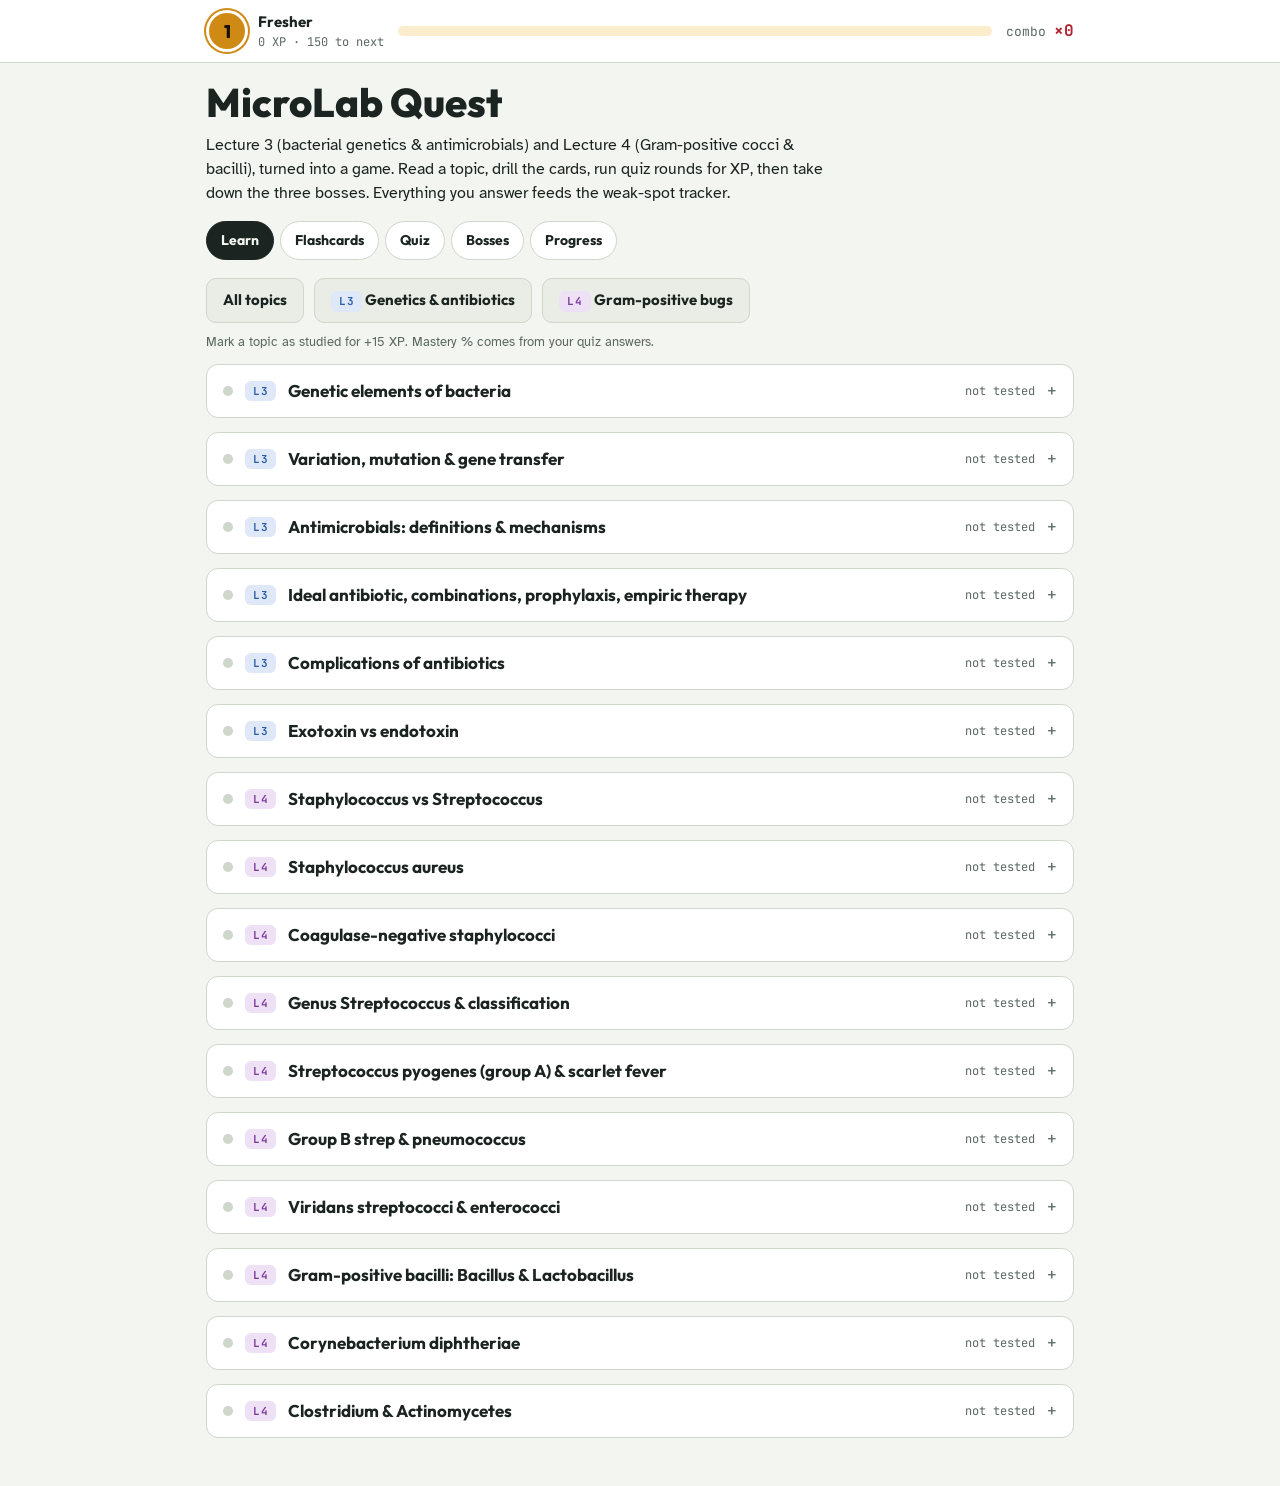
<file: index.html>
<!doctype html>
<html lang="en">
<head>
<meta charset="utf-8">
<meta name="viewport" content="width=device-width, initial-scale=1, viewport-fit=cover">
<style>:root{padding-top:env(safe-area-inset-top,0px);padding-bottom:env(safe-area-inset-bottom,0px)} [hidden]{display:none!important} img{max-width:100%}</style>
<title>MicroLab Quest</title>
<meta name="claude:viewport-fit-sides" content="cover">
<link rel="stylesheet" href="https://fonts.googleapis.com/css2?family=Outfit:wght@500;700;800&family=Atkinson+Hyperlegible:ital,wght@0,400;0,700;1,400&family=JetBrains+Mono:wght@500;700&display=swap">
<style>
/* Layout: lab bench. Sticky status bar (level, XP, combo), tab rail, one working surface below. */
:root{
  --bg:#f3f5f1; --surface:#ffffff; --surface2:#e9ede6; --line:#cfd6cc;
  --fg:#1b2420; --muted:#5b6861;
  --accent:#b1232e; --accent-fg:#ffffff;        /* beta-hemolysis red */
  --good:#237a4a; --good-bg:#def3e5;            /* alpha-green */
  --bad:#b1232e;  --bad-bg:#fbe3e5;
  --xp:#cf8a15;   --xp-bg:#fbeccc;              /* agar amber */
  --l3:#2d5fa6;   --l3-bg:#dfe8f8;              /* lecture tags */
  --l4:#7a3d9a;   --l4-bg:#eee1f6;
  --display:"Outfit",system-ui,sans-serif;
  --body:"Atkinson Hyperlegible",system-ui,sans-serif;
  --mono:"JetBrains Mono",ui-monospace,Menlo,monospace;
}
@media (prefers-color-scheme: dark){ :root:not([data-theme="light"]){
  --bg:#0f1513; --surface:#182019; --surface2:#222c26; --line:#33403a;
  --fg:#e7ece8; --muted:#9aa89f;
  --accent:#ff5c66; --accent-fg:#1a0a0c;
  --good:#5fd08c; --good-bg:#15301f;
  --bad:#ff7a82;  --bad-bg:#3a1a1e;
  --xp:#f2b64f;   --xp-bg:#3a2a10;
  --l3:#7fa9ea;   --l3-bg:#172741;
  --l4:#c79be0;   --l4-bg:#2c1a3a;
  color-scheme:dark }}
:root[data-theme="dark"]{
  --bg:#0f1513; --surface:#182019; --surface2:#222c26; --line:#33403a;
  --fg:#e7ece8; --muted:#9aa89f;
  --accent:#ff5c66; --accent-fg:#1a0a0c;
  --good:#5fd08c; --good-bg:#15301f;
  --bad:#ff7a82;  --bad-bg:#3a1a1e;
  --xp:#f2b64f;   --xp-bg:#3a2a10;
  --l3:#7fa9ea;   --l3-bg:#172741;
  --l4:#c79be0;   --l4-bg:#2c1a3a;
  color-scheme:dark }

*{box-sizing:border-box}
body{background:var(--bg);color:var(--fg);font-family:var(--body);font-size:16px;line-height:1.5;margin:0}
body::before{content:"";position:fixed;inset:0 0 auto;height:env(safe-area-inset-top,0px);z-index:10;background:var(--surface)}
h1,h2,h3{font-family:var(--display);line-height:1.15;text-wrap:balance;margin:0}
button{font:inherit;color:inherit;cursor:pointer}
button:focus-visible,[tabindex]:focus-visible{outline:3px solid var(--xp);outline-offset:2px}
.wrap{max-width:900px;margin:0 auto;padding-left:max(16px,env(safe-area-inset-left,0px));padding-right:max(16px,env(safe-area-inset-right,0px));padding-block:16px 48px}

/* status bar */
.bar{position:sticky;top:env(safe-area-inset-top,0px);z-index:9;background:var(--surface);border-bottom:1px solid var(--line)}
.bar .in{max-width:900px;margin:0 auto;padding-left:max(16px,env(safe-area-inset-left,0px));padding-right:max(16px,env(safe-area-inset-right,0px));padding-block:10px;display:flex;align-items:center;gap:14px;flex-wrap:wrap}
.lvl{display:flex;align-items:center;gap:10px;min-width:0}
.lvl .badge{width:42px;height:42px;border-radius:50%;background:var(--xp);color:#1a1200;font-family:var(--display);font-weight:800;font-size:18px;display:grid;place-items:center;flex:none;box-shadow:inset 0 0 0 3px var(--surface),0 0 0 2px var(--xp)}
.lvl .name{font-family:var(--display);font-weight:700;font-size:15px;white-space:nowrap}
.lvl .sub{font-size:12px;color:var(--muted);font-family:var(--mono)}
.xpwrap{flex:1 1 180px;min-width:120px}
.xpbar{height:10px;border-radius:5px;background:var(--xp-bg);overflow:hidden}
.xpbar i{display:block;height:100%;background:var(--xp);border-radius:5px;transition:width .5s ease}
.combo{font-family:var(--mono);font-size:13px;color:var(--muted);white-space:nowrap}
.combo b{color:var(--accent);font-size:16px}

/* tabs */
.tabs{display:flex;gap:6px;margin-block:14px 18px;flex-wrap:wrap}
.tabs button{border:1px solid var(--line);background:var(--surface);border-radius:999px;padding:8px 14px;font-family:var(--display);font-weight:700;font-size:14px}
.tabs button[aria-selected="true"]{background:var(--fg);color:var(--bg);border-color:var(--fg)}
.view[hidden]{display:none}

/* generic */
.card{background:var(--surface);border:1px solid var(--line);border-radius:14px;padding:18px}
.stack{display:grid;gap:14px}
.row{display:flex;gap:10px;flex-wrap:wrap;align-items:center}
.tag{display:inline-block;font-family:var(--mono);font-size:11px;font-weight:700;letter-spacing:.06em;text-transform:uppercase;padding:2px 8px;border-radius:6px}
.tag.l3{background:var(--l3-bg);color:var(--l3)} .tag.l4{background:var(--l4-bg);color:var(--l4)}
.btn{border:1px solid var(--line);background:var(--surface2);border-radius:10px;padding:10px 16px;font-family:var(--display);font-weight:700;font-size:15px}
.btn.primary{background:var(--accent);color:var(--accent-fg);border-color:var(--accent)}
.btn.ghost{background:transparent}
.btn:disabled{opacity:.5;cursor:default}
.muted{color:var(--muted)} .small{font-size:13px} .mono{font-family:var(--mono)}
.hero{display:grid;gap:8px;margin-bottom:16px}
.hero h1{font-size:clamp(28px,5vw,40px);font-weight:800}
.hero p{margin:0;max-width:62ch}
.kpis{display:grid;grid-template-columns:repeat(auto-fit,minmax(130px,1fr));gap:10px}
.kpi{background:var(--surface);border:1px solid var(--line);border-radius:12px;padding:12px 14px}
.kpi .v{font-family:var(--display);font-weight:800;font-size:26px;font-variant-numeric:tabular-nums}
.kpi .k{font-size:12px;color:var(--muted);text-transform:uppercase;letter-spacing:.06em}

/* learn */
.topic{border:1px solid var(--line);border-radius:12px;background:var(--surface);overflow:hidden}
.topic>button{width:100%;text-align:left;background:none;border:0;padding:14px 16px;display:flex;align-items:center;gap:12px}
.topic>button h3{font-size:17px;flex:1;min-width:0}
.topic .chev{font-family:var(--mono);color:var(--muted)}
.topic .body{padding:0 16px 16px;border-top:1px dashed var(--line);display:grid;gap:10px}
.topic .body ul{margin:8px 0 0;padding-left:20px} .topic .body li{margin:3px 0}
.topic .body p{margin:8px 0 0}
.topic .body table{border-collapse:collapse;width:100%;font-size:14px;margin-top:8px}
.topic .body th,.topic .body td{border:1px solid var(--line);padding:6px 8px;text-align:left;vertical-align:top}
.topic .body th{background:var(--surface2);font-family:var(--display)}
.tscroll{overflow-x:auto}
.hl{background:var(--xp-bg);padding:0 4px;border-radius:4px}
.mastery{font-family:var(--mono);font-size:12px;color:var(--muted);white-space:nowrap}
.mastery.good{color:var(--good)} .mastery.bad{color:var(--bad)}
.dot{width:10px;height:10px;border-radius:50%;background:var(--line);flex:none}
.dot.on{background:var(--good)}

/* flashcards */
.fc{perspective:1200px;min-height:220px}
.fcard{position:relative;min-height:220px;border-radius:16px;transform-style:preserve-3d;transition:transform .45s;cursor:pointer}
.fcard.flip{transform:rotateY(180deg)}
.fcard .face{position:absolute;inset:0;backface-visibility:hidden;border-radius:16px;border:1px solid var(--line);background:var(--surface);padding:22px;display:grid;place-items:center;text-align:center;font-size:19px;line-height:1.4}
.fcard .face.back{transform:rotateY(180deg);background:var(--surface2);font-size:17px}
.fcard .face .lbl{position:absolute;top:10px;left:14px;font-family:var(--mono);font-size:11px;color:var(--muted);letter-spacing:.08em}
@media (prefers-reduced-motion: reduce){.fcard{transition:none}.xpbar i{transition:none}}

/* quiz */
.q{font-size:19px;font-weight:700;font-family:var(--display)}
.opts{display:grid;gap:8px;margin-top:14px}
.opt{border:1px solid var(--line);background:var(--surface);border-radius:10px;padding:12px 14px;text-align:left;font-size:15.5px;display:flex;gap:10px;align-items:flex-start}
.opt .k{font-family:var(--mono);color:var(--muted);flex:none;font-weight:700}
.opt:not(:disabled):hover{border-color:var(--fg)}
.opt.right{background:var(--good-bg);border-color:var(--good)}
.opt.wrong{background:var(--bad-bg);border-color:var(--bad)}
.opt.dim{opacity:.55}
.ex{margin-top:12px;padding:12px 14px;border-radius:10px;background:var(--surface2);font-size:15px}
.ex b{font-family:var(--display)}
.prog{height:6px;background:var(--surface2);border-radius:3px;overflow:hidden;margin-bottom:12px}
.prog i{display:block;height:100%;background:var(--accent);transition:width .3s}
.lives{font-size:18px;letter-spacing:2px}
.flash{position:fixed;left:50%;top:40%;transform:translate(-50%,-50%);font-family:var(--display);font-weight:800;font-size:clamp(22px,6vw,44px);color:var(--xp);pointer-events:none;opacity:0;text-shadow:0 2px 0 var(--bg);z-index:20}
.flash.go{animation:pop .9s ease-out forwards}
@keyframes pop{0%{opacity:0;transform:translate(-50%,-50%) scale(.6)}20%{opacity:1;transform:translate(-50%,-50%) scale(1.1)}100%{opacity:0;transform:translate(-50%,-90%) scale(1)}}
@media (prefers-reduced-motion: reduce){.flash.go{animation:none;opacity:1}}
canvas#confetti{position:fixed;inset:0;pointer-events:none;z-index:19}

/* boss */
.boss{display:grid;grid-template-columns:repeat(auto-fit,minmax(230px,1fr));gap:12px}
.boss .card{display:grid;gap:8px}
.boss .emoji{font-size:34px;line-height:1}
.boss .card.beaten{border-color:var(--good)}
.badges{display:grid;grid-template-columns:repeat(auto-fill,minmax(150px,1fr));gap:10px}
.bdg{border:1px solid var(--line);border-radius:12px;padding:12px;background:var(--surface);display:grid;gap:4px;opacity:.45}
.bdg.on{opacity:1;border-color:var(--xp);background:var(--xp-bg)}
.bdg .e{font-size:26px} .bdg b{font-family:var(--display)} .bdg span{font-size:12px;color:var(--muted)}
.weak li{margin:4px 0}
</style>
</head>
<body>

<div class="bar"><div class="in">
  <div class="lvl"><div class="badge" id="lvlNum">1</div><div><div class="name" id="lvlName">Fresher</div><div class="sub" id="lvlSub">0 XP</div></div></div>
  <div class="xpwrap"><div class="xpbar"><i id="xpFill" style="width:0%"></i></div></div>
  <div class="combo">combo <b id="comboN">×0</b></div>
</div></div>

<div class="wrap">
  <div class="hero">
    <h1>MicroLab Quest</h1>
    <p>Lecture 3 (bacterial genetics &amp; antimicrobials) and Lecture 4 (Gram-positive cocci &amp; bacilli), turned into a game. Read a topic, drill the cards, run quiz rounds for XP, then take down the three bosses. Everything you answer feeds the weak-spot tracker.</p>
  </div>

  <div class="tabs" role="tablist">
    <button role="tab" data-tab="learn" aria-selected="true">Learn</button>
    <button role="tab" data-tab="cards">Flashcards</button>
    <button role="tab" data-tab="quiz">Quiz</button>
    <button role="tab" data-tab="boss">Bosses</button>
    <button role="tab" data-tab="progress">Progress</button>
  </div>

  <section class="view" id="view-learn">
    <div class="row" style="margin-bottom:12px">
      <button class="btn" data-filter="all" aria-pressed="true">All topics</button>
      <button class="btn" data-filter="3"><span class="tag l3">L3</span>&nbsp;Genetics &amp; antibiotics</button>
      <button class="btn" data-filter="4"><span class="tag l4">L4</span>&nbsp;Gram-positive bugs</button>
      <span class="small muted">Mark a topic as studied for +15 XP. Mastery % comes from your quiz answers.</span>
    </div>
    <div class="stack" id="topics"></div>
  </section>

  <section class="view" id="view-cards" hidden>
    <div class="card stack">
      <div class="row">
        <label for="deckSel"><b>Deck</b></label>
        <select id="deckSel" class="btn"></select>
        <button class="btn" id="deckStart">Start deck</button>
        <span class="small muted" id="deckInfo"></span>
      </div>
      <div id="fcArea" hidden>
        <div class="fc"><div class="fcard" id="fcard" tabindex="0">
          <div class="face front"><span class="lbl">QUESTION · tap to flip</span><div id="fcFront"></div></div>
          <div class="face back"><span class="lbl">ANSWER</span><div id="fcBack"></div></div>
        </div></div>
        <div class="row" style="margin-top:12px;justify-content:space-between">
          <span class="mono small" id="fcCount"></span>
          <div class="row">
            <button class="btn" id="fcAgain">Again ↩</button>
            <button class="btn primary" id="fcGot">Got it +5 XP</button>
          </div>
        </div>
      </div>
      <div id="fcDone" hidden class="stack"></div>
    </div>
  </section>

  <section class="view" id="view-quiz" hidden>
    <div class="card stack" id="quizLobby">
      <h2>Quiz rounds</h2>
      <p class="muted" style="margin:0">10 questions per round. +10 XP per correct answer, and your combo adds up to +10 more. A flawless round earns a badge.</p>
      <div class="row">
        <button class="btn primary" data-run="all">Mixed round</button>
        <button class="btn" data-run="3"><span class="tag l3">L3</span>&nbsp;round</button>
        <button class="btn" data-run="4"><span class="tag l4">L4</span>&nbsp;round</button>
        <button class="btn" data-run="weak">Train weak spots</button>
      </div>
    </div>
    <div class="card" id="quizRun" hidden></div>
  </section>

  <section class="view" id="view-boss" hidden>
    <div class="boss" id="bossList"></div>
    <div class="card" id="bossRun" hidden style="margin-top:14px"></div>
  </section>

  <section class="view" id="view-progress" hidden>
    <div class="stack">
      <div class="kpis">
        <div class="kpi"><div class="v" id="kAcc">–</div><div class="k">Quiz accuracy</div></div>
        <div class="kpi"><div class="v" id="kAns">0</div><div class="k">Questions answered</div></div>
        <div class="kpi"><div class="v" id="kBest">0</div><div class="k">Best combo</div></div>
        <div class="kpi"><div class="v" id="kCards">0</div><div class="k">Cards cleared</div></div>
      </div>
      <div class="card"><h2 style="font-size:20px;margin-bottom:8px">Weak spots</h2><ol class="weak" id="weakList"></ol></div>
      <div class="card"><h2 style="font-size:20px;margin-bottom:10px">Badges</h2><div class="badges" id="badgeList"></div></div>
      <div class="row"><button class="btn ghost" id="resetBtn">Reset all progress</button><span class="small muted" id="resetMsg"></span></div>
    </div>
  </section>
</div>
<div class="flash" id="flash"></div>
<canvas id="confetti"></canvas>

<script>
/* ========== CONTENT ========== */
const TOPICS = [
 {id:"gen", lec:3, name:"Genetic elements of bacteria", html:`
  <p>Four structures carry bacterial properties: <b>chromosome, plasmids, transposons, bacteriophages</b>.</p>
  <div class="tscroll"><table><tr><th>Plasmids</th><th>Transposons</th><th>Bacteriophages</th></tr>
  <tr><td>Circular, <b>double-stranded</b>, <b>extrachromosomal</b> DNA, smaller than the chromosome. Transferred by conjugation, transformation, transduction.</td>
  <td><b>Jumping genes</b>. Move (1) within the same chromosome or (2) chromosome ↔ plasmid.</td>
  <td>Viruses that infect bacteria. <b>Head</b> = protein capsid with DNA or RNA. <b>Tail</b> = hollow core + contractile sheath; <b>base plate</b> with tail fibers that adhere to specific cell-wall receptors.</td></tr></table></div>
  <p><b>Functions of plasmids</b></p><ul>
  <li><b>F plasmids</b>: sex pilus formation and gene transfer by <span class="hl">conjugation</span>.</li>
  <li><b>Bacteriocins</b>: antibiotic-like substances made by bacteria to kill other bacteria.</li>
  <li><b>Antibiotic production</b>: Streptomyces plasmids → <span class="hl">streptomycin</span>.</li>
  <li><b>Virulence plasmids</b>: <b>R plasmids</b> = antibiotic resistance; <b>Tox plasmids</b> = toxin production.</li></ul>`},
 {id:"var", lec:3, name:"Variation, mutation & gene transfer", html:`
  <div class="tscroll"><table><tr><th>Phenotypic variation</th><th>Genotypic variation</th></tr>
  <tr><td>Environmental change, no change in genes. <b>Reversible, not heritable</b>. Examples: L-forms; loss of flagella on exposure to phenol.</td>
  <td>Change in genetic constitution. <b>Irreversible, heritable</b>. Causes: mutation; gene transfer (transformation, transduction, conjugation).</td></tr></table></div>
  <p><b>Mutation</b> = change in DNA nucleotide sequence. <b>Spontaneous</b> (replication error) or <b>induced</b> (radiation, chemicals).</p>
  <p><b>Gene transfer</b></p><ul>
  <li><b>Conjugation</b>: DNA (plasmid) passes cell to cell through the <span class="hl">sex pilus</span>.</li>
  <li><b>Transformation</b>: <span class="hl">dying bacteria release DNA</span>, taken up by a recipient. Chromosomal or plasmid origin.</li>
  <li><b>Transduction</b>: by <span class="hl">bacteriophages</span>. <b>Lytic cycle</b> ends with lysis, death of host, release of new phages. <b>Lysogenic cycle</b>: phage DNA integrates into the chromosome (= <b>prophage</b>) and divides with it; the bacterium gains new properties, e.g. <b>diphtheria bacilli make toxin only when lysogenized</b>.</li></ul>`},
 {id:"mech", lec:3, name:"Antimicrobials: definitions & mechanisms", html:`
  <ul><li><b>Bactericidal</b> = kill; <b>bacteriostatic</b> = inhibit multiplication.</li>
  <li><b>Antibiotics</b> are natural: from molds (<b>Penicillium</b>) and bacteria (<b>Streptomyces</b>). <b>Chemotherapeutic agents</b> are chemically synthesized.</li>
  <li><b>Broad spectrum</b> = Gram + and Gram −. <b>Narrow</b> = only one of them.</li></ul>
  <div class="tscroll"><table><tr><th>Target</th><th>Drugs</th><th>Key point</th></tr>
  <tr><td>Cell wall synthesis</td><td><b>Penicillin, cephalosporins</b></td><td>Bactericidal, minimal toxicity: human cells have <span class="hl">no cell wall</span></td></tr>
  <tr><td>Cell membrane</td><td><b>Polymyxins</b></td><td><span class="hl">Narrow margin</span> of selective toxicity</td></tr>
  <tr><td>Protein synthesis (ribosome)</td><td><b>Aminoglycosides, tetracycline</b></td><td>Bacteria <span class="hl">70S</span>, human <span class="hl">80S</span></td></tr>
  <tr><td>Nucleic acid synthesis</td><td><b>Ciprofloxacin</b> / <b>Metronidazole</b></td><td>Cipro inhibits <span class="hl">DNA gyrase</span>; metronidazole <span class="hl">directly breaks DNA</span></td></tr></table></div>`},
 {id:"use", lec:3, name:"Ideal antibiotic, combinations, prophylaxis, empiric therapy", html:`
  <p><b>Ideal antibiotic (7)</b>: selective toxicity · bactericidal rather than bacteriostatic · <b>narrow spectrum</b> (less induction of resistance) · easily administered · effective level in all body fluids · no allergy · safe for children, pregnant and lactating women.</p>
  <p><b>Combinations</b>: a single agent is always better (fewer side effects). Two or more when: serious infection (sepsis in immunocompromised) · synergistic effect · prevent emergence of resistance · mixed infections.</p>
  <p><b>Chemoprophylaxis</b> = antibiotic given to prevent infection:</p><ul>
  <li><b>Penicillin</b> → recurrent pharyngitis in patients who had <span class="hl">rheumatic fever</span>.</li>
  <li><b>Amoxicillin</b> → endocarditis by <span class="hl">viridans streptococci</span> in <b>damaged heart valves</b> undergoing dental surgery.</li>
  <li><b>Ampicillin</b> → implant surgery; neonatal sepsis/meningitis in babies of mothers carrying <span class="hl">group B streptococci</span>.</li>
  <li><b>Rifampin</b> → <span class="hl">meningococcal meningitis</span> in close contacts.</li></ul>
  <p><b>Empiric therapy</b> = "best guess" antibiotic <b>before sensitivity results</b>. Based on likely bacteria at that site. Indicated for <b>severe oral and dental infections</b> (risk of spread via lymph/blood → septicemia). Start <span class="hl">without delay, but after collecting specimens for culture</span>.</p>`},
 {id:"comp", lec:3, name:"Complications of antibiotics", html:`
  <ol><li><b>Toxicity</b>: <b>tetracycline</b> → teeth staining in infants · <b>streptomycin</b> → 8th cranial nerve → deafness · <b>aminoglycosides</b> → nephrotoxicity · <b>chloramphenicol</b> → bone marrow depression.</li>
  <li><b>Allergy</b>: <b>penicillin</b> → urticaria, anaphylactic shock, serum sickness · local <b>sulphonamides</b> → contact dermatitis.</li>
  <li><b>Resistant strains</b> from <b>abuse</b>: low dose, interrupted course, no real indication, improper choice → resistant mutants overgrow. Hence: do in-vitro susceptibility testing.</li>
  <li><b>Superinfection</b>: resistant normal flora overgrow when sensitive flora are killed. <b>Pseudomembranous colitis</b> (<span class="hl">Clostridium difficile</span>) · <b>oral thrush</b> (<span class="hl">Candida</span>).</li></ol>`},
 {id:"tox", lec:3, name:"Exotoxin vs endotoxin", html:`
  <div class="tscroll"><table><tr><th></th><th>Exotoxin</th><th>Endotoxin</th></tr>
  <tr><td>Source</td><td>Secreted by living organisms, mainly Gm+ (also Gm−)</td><td>Part of <b>Gm− cell wall</b>, released on cell disintegration</td></tr>
  <tr><td>Coding gene</td><td><b>Plasmids or bacteriophages</b></td><td><b>Chromosome</b></td></tr>
  <tr><td>Antigenicity</td><td>Highly antigenic</td><td>Poorly antigenic</td></tr>
  <tr><td>Nature</td><td>Protein</td><td><b>LPS (lipid A)</b></td></tr>
  <tr><td>Heat</td><td>Unstable</td><td>Stable</td></tr>
  <tr><td>Toxoid</td><td>Can be converted</td><td>Cannot</td></tr>
  <tr><td>Specificity</td><td>Specific action per toxin</td><td>Non-specific: all give fever and shock</td></tr>
  <tr><td>Toxicity</td><td>High</td><td>Low</td></tr></table></div>`},
 {id:"ss", lec:4, name:"Staphylococcus vs Streptococcus", html:`
  <div class="tscroll"><table><tr><th>Staphylococcus</th><th>Streptococcus</th></tr>
  <tr><td>Grape-like <b>clusters</b></td><td><b>Chains</b> or pairs</td></tr>
  <tr><td><b>Catalase +</b></td><td><b>Catalase −</b></td></tr>
  <tr><td>Facultative anaerobes</td><td>Obligate &amp; facultative anaerobes, grow in 5–10% CO₂</td></tr>
  <tr><td>Grow on ordinary medium (nutrient agar)</td><td><b>Fastidious</b>: need enriched medium (blood agar)</td></tr>
  <tr><td>Normal flora of skin, nose, mucosa</td><td>Normal flora of throat, colon, female genital tract</td></tr>
  <tr><td><b>Localized</b> infections</td><td>Infections tend to <b>spread</b></td></tr>
  <tr><td>Resistant to drying and penicillin</td><td>Delicate, <b>penicillin sensitive</b></td></tr></table></div>
  <p>The <b>catalase test</b> separates the two genera. The <b>coagulase test</b> splits staphylococci into coagulase-positive (<b>S. aureus</b>) and coagulase-negative (<b>S. epidermidis, S. saprophyticus</b>).</p>`},
 {id:"aur", lec:4, name:"Staphylococcus aureus", html:`
  <p>Most virulent, most medically important staph; commonest cause of bacterial infections, food poisoning, toxic shock syndrome. <b>Beta hemolytic</b>, heat resistant, <b>salt tolerant (10–15% NaCl)</b>, tolerates drying, <b>golden yellow pigment</b>, non-spore, non-motile.</p>
  <p><b>Toxins</b></p><ul>
  <li><b>Hemolysins</b> lyse RBCs · <b>Leucocidins</b> kill leucocytes.</li>
  <li><b>Enterotoxins A–E</b>: heat and acid resistant → <span class="hl">food poisoning</span>.</li>
  <li><b>TSST (enterotoxin F)</b> → toxic shock syndrome: rash, desquamation, multi-organ failure.</li>
  <li><b>Epidermolytic (exfoliative) toxin A &amp; B</b> → <span class="hl">scalded skin syndrome</span> in young children.</li></ul>
  <p><b>Enzymes</b>: catalase · coagulase · <b>hyaluronidase</b> and <b>fibrinolysin (staphylokinase)</b> = spreading factors · <b>β-lactamase</b> (β-lactam resistance) · nuclease · lipase.</p>
  <p><b>Cell-associated</b>: <b>Protein A</b> (antiphagocytic) · <b>clumping factor</b> (clumping in plasma, inhibits phagocytosis) · <b>slime layer / capsule</b> (inhibits chemotaxis and phagocytosis; attaches to artificial surfaces).</p>
  <p><b>Diseases</b>: non-invasive = food poisoning · cutaneous = SSSS, impetigo, folliculitis, furuncles (boils), abscess · systemic = TSS, bacteremia, endocarditis, pneumonia, osteomyelitis.</p>
  <p><b>Lab</b>: wound swab/pus/blood → Gram stain → culture: <b>beta hemolysis</b> on blood agar, <b>golden pigment</b> on nutrient agar, <b>catalase +, coagulase +, mannitol fermentation</b>.</p>`},
 {id:"cons", lec:4, name:"Coagulase-negative staphylococci", html:`
  <ul><li><b>S. epidermidis</b>: major skin flora. <b>Nosocomial, device/implant infections</b> (shunts, catheters, artificial valves and joints, pacemakers).</li>
  <li><b>S. saprophyticus</b>: occasionally on skin, GI and GU tracts. <b>UTI in young women</b>.</li></ul>`},
 {id:"scl", lec:4, name:"Genus Streptococcus & classification", html:`
  <p>Gram + spherical cocci in <b>chains</b>, <b>catalase −</b>, facultative anaerobe. Classified by <b>oxygen requirement</b>, <b>hemolysis on blood agar</b>, and <b>Lancefield</b> (cell-wall <b>C carbohydrate</b> antigen; groups A and B are the main human pathogens).</p>
  <ul><li><b>Aerobes</b> (grow on blood agar): <b>α</b> = incomplete, <b>green</b> → Strep. viridans, Strep. pneumoniae · <b>β</b> = complete → Lancefield grouping, <b>groups A–U (21 groups)</b> · <b>γ</b> = no hemolysis → <b>Enterococcus faecalis</b>.</li>
  <li><b>Anaerobes</b>: <b>Peptostreptococci</b>.</li></ul>`},
 {id:"gas", lec:4, name:"Streptococcus pyogenes (group A) & scarlet fever", html:`
  <p>Complete <b>beta</b> hemolysis. <b>Virulence</b>: <b>M protein</b> (adherence to skin, inhibits phagocytosis) · <b>pyrogenic exotoxins SPE A, B, C</b> = scarlet fever toxin · enzymes <b>streptokinase, hyaluronidase</b> (spreading).</p>
  <ul><li><b>Respiratory</b>: pharyngitis ("strep throat"), tonsillitis, scarlet fever, otitis media, sinusitis.</li>
  <li><b>Skin</b>: pyoderma (impetigo), erysipelas, cellulitis, <b>necrotizing fasciitis</b> (flesh-eating, invasive).</li>
  <li><b>Late non-suppurative</b>: <b>acute rheumatic fever</b> after <span class="hl">pharyngitis</span> · <b>acute glomerulonephritis</b> after <span class="hl">pyoderma</span>.</li></ul>
  <p><b>Lab</b>: throat swab/pus/blood · GPC in chains · beta hemolytic on BA · <b>catalase −, bacitracin sensitive, penicillin sensitive, ASO titre</b>.</p>
  <p><b>Scarlet fever</b>: systemic toxin action → fever, generalized rash, desquamation. Oral signs: <b>strawberry tongue</b> (deep-red raised papillae), <b>Forchheimer spots</b> (fleeting red spots on soft palate), inflamed uvula.</p>`},
 {id:"gbs", lec:4, name:"Group B strep & pneumococcus", html:`
  <p><b>S. agalactiae (group B)</b>: flora of lower GIT and female genital tract. Causes <b>neonatal meningitis, puerperal sepsis, pneumonia</b>. Specimens: CSF, blood, vaginal smear, urine. GPC chains, beta hemolytic, catalase −, <b>bacitracin resistant</b>, <b>CAMP test +</b>.</p>
  <p><b>S. pneumoniae</b>: <b>capsulated Gram + diplococci</b>, <b>alpha</b> hemolytic. <b>Otitis media and sinusitis (most common)</b>, pneumococcal pneumonia, meningitis; pericarditis, conjunctivitis, arthritis, peritonitis.</p>`},
 {id:"vir", lec:4, name:"Viridans streptococci & enterococci", html:`
  <p><b>Viridans</b>: on teeth, throat, colon, female genital tract. <b>No group-specific carbohydrate → not Lancefield-groupable</b>. Green pigment on blood agar (alpha). Cause <b>endocarditis, dental caries, pulpitis</b>. Commonest agents of pulpitis: <b>α-hemolytic strep + Peptostreptococci</b> (Gram + anaerobic cocci).</p>
  <p><b>Enterococci (gamma)</b>: <b>E. faecalis, E. faecium</b>. Flora of GIT and lower genital tract. Nosocomial/opportunistic: <b>UTI, wound infection, endocarditis</b>. <b>E. faecalis</b> inside the root canal is the main reason for <span class="hl">endodontic failure</span>; resistant to disinfectants → persistent intra/extra-radicular infection.</p>`},
 {id:"bac", lec:4, name:"Gram-positive bacilli: Bacillus & Lactobacillus", html:`
  <div class="tscroll"><table><tr><th></th><th>Sporing</th><th>Non-sporing</th></tr>
  <tr><td>Aerobes / facultative</td><td><b>Bacillus</b></td><td><b>Lactobacillus, Corynebacterium</b></td></tr>
  <tr><td>Anaerobes</td><td><b>Clostridium</b></td><td><b>Actinomyces</b></td></tr></table></div>
  <p><b>Bacillus anthracis</b>: Gram + aerobic bacilli, endospores. <b>Anthrax</b> (enzootic; bioterrorism agent). Transmission: direct contact with animal products (wool, bone, hair); inoculation of spores through abrasions; inhalation (less common). Virulence: <b>capsule</b> + <b>lethal toxin</b> (tissue necrosis) + <b>edema toxin</b>.</p>
  <ul><li><b>Cutaneous</b>: papule → <b>painless, black, swollen malignant pustule</b>; may invade lymph/blood → fatal septicemia.</li>
  <li><b>Pulmonary (wool sorter's disease)</b>: hemorrhagic lymphadenitis and mediastinitis.</li></ul>
  <p><b>Lactobacillus</b>: commensal of mucous membranes. Makes lots of lactic acid (<b>acidogenic</b>), survives very low pH (<b>aciduric</b>). Important in <b>advanced dental caries, especially dentine</b>.</p>`},
 {id:"cor", lec:4, name:"Corynebacterium diphtheriae", html:`
  <p>Gram + small slender <b>pleomorphic</b> rods, non-sporing, clumps like <b>Chinese characters</b>. Spread by <b>droplets</b>, respiratory route.</p>
  <ul><li>Pathogenic strains are <b>lysogenized by bacteriophage</b> → powerful <b>A-B exotoxin</b> → massive tissue necrosis.</li>
  <li><b>Pseudomembrane</b> in the throat may extend → <b>suffocation</b>.</li>
  <li><b>Toxaemia, not invasion</b>: toxin spreads via blood to <b>heart, muscle, peripheral nerves</b>; neuritis of cranial/peripheral nerves → paralysis, difficulty speaking and swallowing.</li></ul>
  <p><b>Prevention</b>: <b>DPT at 2, 4, 6 months</b>; boosters at 1.5 and 5 years. <b>Treatment (immediate!)</b>: <b>antitoxin early</b>, penicillin, respiratory support.</p>`},
 {id:"clo", lec:4, name:"Clostridium & Actinomycetes", html:`
  <p><b>Clostridium</b>: Gram + rods, <b>spores</b>, <b>obligate anaerobes</b>; habitat soil and intestine of animals/humans.</p>
  <ul><li><b>C. perfringens</b>: <b>myonecrosis (gas gangrene)</b>, anaerobic cellulitis. Most important toxin: <b>α toxin (lecithinase)</b> → lyses endothelial cells, RBCs, leucocytes, platelets. Enzymes <b>DNase, collagenase</b> liquefy tissue → spread.</li>
  <li><b>C. tetani</b>: <b>tetanus</b> = spastic paralysis, <b>trismus (lock jaw)</b>, painful spasms, convulsions; death by respiratory muscle paralysis. Toxin <b>tetanospasmin</b> (neurotoxin), <b>plasmid-encoded</b>.</li></ul>
  <p><b>Actinomycetes</b>: branching filaments like fungi but <b>true bacteria</b>: Gram + type wall; no nuclear membrane or mitochondria; sensitive to antibacterials, not antifungals. Oral: <b>cervicofacial actinomycosis</b>, caries, plaque, implant infections.</p>
  <p><b>Cervicofacial actinomycosis</b>: <b>endogenous</b> (normal oral flora). Risk: untreated caries, extractions, trauma. Face/neck/mandible swelling, fibrosis, <b>draining sinus tracts</b>; pus with <b>yellow sulfur granules</b>.</p>`}
];

const CARDS = [
 ["gen","Four genetic structures carrying bacterial properties","Chromosome, plasmids, transposons, bacteriophages"],
 ["gen","Plasmid: structure","Circular, double-stranded, extrachromosomal DNA; smaller than chromosome"],
 ["gen","Three ways a plasmid moves between cells","Conjugation, transformation, transduction"],
 ["gen","F plasmid function","Sex pilus formation + gene transfer by conjugation"],
 ["gen","Bacteriocins","Antibiotic-like substances made by bacteria to kill other bacteria"],
 ["gen","Streptomycin is encoded by plasmids of…","Streptomyces"],
 ["gen","R plasmid vs Tox plasmid","R = antibiotic resistance; Tox = toxin production"],
 ["gen","'Jumping gene'","Transposon: moves within a chromosome or chromosome ↔ plasmid"],
 ["gen","Phage head / tail / base plate","Head = capsid with DNA or RNA; tail = hollow core + contractile sheath; base plate = tail fibers binding cell-wall receptors"],
 ["var","Phenotypic variation: 2 examples","L-forms; loss of flagella on exposure to phenol"],
 ["var","Phenotypic vs genotypic: heritability","Phenotypic = reversible, not heritable; genotypic = irreversible, heritable"],
 ["var","Mutation: two origins","Spontaneous (replication error); induced (radiation, chemicals)"],
 ["var","Conjugation","DNA transfer cell-to-cell by plasmids through the sex pilus"],
 ["var","Transformation","Dying bacteria release DNA, taken up by a recipient cell"],
 ["var","Transduction","Gene transfer by bacteriophages (lytic or lysogenic cycle)"],
 ["var","Lytic cycle ends with…","Lysis and death of host, release of new phages"],
 ["var","Prophage","Phage DNA integrated into the bacterial chromosome (lysogenic cycle)"],
 ["var","Classic example of lysogenic conversion","Diphtheria bacilli produce toxin only when lysogenized"],
 ["mech","Bactericidal vs bacteriostatic","Kill vs inhibit multiplication"],
 ["mech","Natural antibiotic sources","Molds (Penicillium) and bacteria (Streptomyces)"],
 ["mech","Broad vs narrow spectrum","Broad = Gm+ and Gm−; narrow = only one"],
 ["mech","Cell wall inhibitors","Penicillin, cephalosporins: bactericidal, minimal toxicity (human cells lack cell wall)"],
 ["mech","Polymyxins","Interfere with cell membrane; narrow margin of selective toxicity"],
 ["mech","Aminoglycosides & tetracycline: target and why selective","Ribosomes; bacteria 70S vs human 80S"],
 ["mech","Ciprofloxacin","Inhibits DNA gyrase"],
 ["mech","Metronidazole","Directly breaks bacterial DNA"],
 ["use","Why narrow spectrum is ideal","Reduces induction of resistance"],
 ["use","Four indications for antibiotic combinations","Serious infection (sepsis in immunocompromised); synergism; prevent resistance; mixed infections"],
 ["use","Penicillin prophylaxis","Recurrent pharyngitis in patients who had rheumatic fever"],
 ["use","Amoxicillin prophylaxis","Endocarditis by viridans strep in damaged heart valves before dental surgery"],
 ["use","Ampicillin prophylaxis","Implant surgery; neonatal sepsis/meningitis in babies of GBS-carrier mothers"],
 ["use","Rifampin prophylaxis","Meningococcal meningitis in close contacts"],
 ["use","Empiric therapy","Best-guess antibiotic before sensitivity results; start without delay but after collecting specimens"],
 ["use","Why empiric therapy in severe oral/dental infection","Spread via lymph and blood → septicemia"],
 ["comp","Tetracycline toxicity","Teeth staining in infants"],
 ["comp","Streptomycin toxicity","8th cranial nerve damage → deafness"],
 ["comp","Aminoglycoside toxicity","Nephrotoxicity"],
 ["comp","Chloramphenicol toxicity","Bone marrow depression"],
 ["comp","Penicillin allergy forms","Urticaria, anaphylactic shock, serum sickness"],
 ["comp","Local sulphonamides","Contact dermatitis"],
 ["comp","Four kinds of antibiotic abuse","Low dose, interrupted course, no real indication, improper choice"],
 ["comp","Two superinfections","Pseudomembranous colitis (C. difficile); oral thrush (Candida)"],
 ["tox","Endotoxin: nature and source","LPS (lipid A); Gm− cell wall, released on disintegration"],
 ["tox","Exotoxin coding gene","Plasmids or bacteriophages (endotoxin = chromosome)"],
 ["tox","Which toxin becomes a toxoid?","Exotoxin only"],
 ["tox","Heat stability","Exotoxin unstable; endotoxin stable"],
 ["tox","Endotoxin specificity","Non-specific: all give fever and shock"],
 ["ss","Catalase test result","Staph + ; Strep −"],
 ["ss","Staph arrangement vs Strep","Grape-like clusters vs chains/pairs"],
 ["ss","Which genus is fastidious and needs blood agar + 5–10% CO₂?","Streptococcus"],
 ["ss","Which genus resists drying and penicillin?","Staphylococcus"],
 ["ss","Which genus's infections tend to spread?","Streptococcus (staph = localized)"],
 ["ss","Coagulase test splits staph into…","Coagulase + (S. aureus) and coagulase − (S. epidermidis, S. saprophyticus)"],
 ["aur","S. aureus salt tolerance","Grows in 10–15% NaCl"],
 ["aur","S. aureus pigment","Golden yellow (on nutrient agar)"],
 ["aur","Enterotoxins A–E","Heat and acid resistant → food poisoning"],
 ["aur","TSST alternative name","Enterotoxin F"],
 ["aur","Scalded skin syndrome toxin","Epidermolytic (exfoliative) toxin A & B"],
 ["aur","Two spreading factors of S. aureus","Hyaluronidase; fibrinolysin (staphylokinase)"],
 ["aur","Protein A","Antiphagocytic"],
 ["aur","Slime layer roles","Inhibits chemotaxis & phagocytosis; attaches to artificial surfaces"],
 ["aur","Lab confirmation of S. aureus","Beta hemolysis, golden pigment, catalase +, coagulase +, mannitol fermentation"],
 ["aur","Osteomyelitis","Inflammation of bone marrow and surrounding bone"],
 ["cons","S. epidermidis causes…","Nosocomial device/implant infections (shunts, catheters, valves, joints, pacemakers)"],
 ["cons","S. saprophyticus causes…","UTI in young women"],
 ["scl","Lancefield classification is based on…","Cell-wall C carbohydrate antigen; groups A–U (21)"],
 ["scl","Alpha hemolysis","Incomplete, green: viridans, S. pneumoniae"],
 ["scl","Gamma hemolytic strep","Enterococcus faecalis"],
 ["scl","Anaerobic streptococci","Peptostreptococci"],
 ["gas","M protein","Adherence/colonization + inhibits phagocytosis"],
 ["gas","Scarlet fever toxin","Streptococcal pyrogenic exotoxins SPE A, B, C"],
 ["gas","Rheumatic fever follows…","Streptococcal pharyngitis"],
 ["gas","Glomerulonephritis follows…","Pyoderma (impetigo)"],
 ["gas","GAS identification tests","Catalase −, bacitracin sensitive, penicillin sensitive, ASO titre"],
 ["gas","Oral signs of scarlet fever","Strawberry tongue, Forchheimer spots (soft palate), inflamed uvula"],
 ["gbs","GBS diseases","Neonatal meningitis, puerperal sepsis, pneumonia"],
 ["gbs","GBS lab","Bacitracin resistant, CAMP test +"],
 ["gbs","S. pneumoniae morphology","Capsulated Gram + diplococci, alpha hemolytic"],
 ["gbs","Most common pneumococcal infections","Otitis media and sinusitis"],
 ["vir","Why viridans can't be Lancefield grouped","Lack group-specific carbohydrates"],
 ["vir","Viridans diseases","Endocarditis, dental caries, pulpitis"],
 ["vir","Commonest agents of pulpitis","α-hemolytic strep + Peptostreptococci"],
 ["vir","Main reason for endodontic failure","E. faecalis in the root canal (resists disinfectants)"],
 ["vir","Two enterococcus species","E. faecalis, E. faecium"],
 ["bac","GP bacilli: aerobic sporing / anaerobic sporing","Bacillus / Clostridium"],
 ["bac","GP bacilli: aerobic non-sporing / anaerobic non-sporing","Lactobacillus, Corynebacterium / Actinomyces"],
 ["bac","Anthrax toxins","Lethal toxin (necrosis) + edema toxin; plus capsule"],
 ["bac","Cutaneous anthrax lesion","Painless black swollen malignant pustule"],
 ["bac","Wool sorter's disease","Pulmonary anthrax: hemorrhagic lymphadenitis + mediastinitis"],
 ["bac","Lactobacillus: two words","Acidogenic and aciduric → advanced caries (dentine)"],
 ["cor","C. diphtheriae microscopy","Pleomorphic rods in Chinese-character clumps"],
 ["cor","Diphtheria toxin origin","Phage-lysogenized strains make an A-B exotoxin"],
 ["cor","Diphtheria toxin targets","Heart, muscle, peripheral nerves"],
 ["cor","DPT schedule","2, 4, 6 months; boosters 1.5 and 5 years"],
 ["cor","Diphtheria treatment","Antitoxin early, penicillin, respiratory support"],
 ["clo","Clostridium: oxygen & habitat","Obligate anaerobe; soil and intestine"],
 ["clo","C. perfringens key toxin","α toxin (lecithinase)"],
 ["clo","C. perfringens tissue-liquefying enzymes","DNase, collagenase"],
 ["clo","Tetanus toxin","Tetanospasmin, neurotoxin, plasmid-encoded"],
 ["clo","Tetanus clinical picture","Spastic paralysis, trismus, spasms, convulsions; death by respiratory failure"],
 ["clo","Why actinomycetes are bacteria, not fungi","Gm+ type wall; no nuclear membrane/mitochondria; antibacterials work, antifungals don't"],
 ["clo","Sulfur granules","Yellow granules in pus of cervicofacial actinomycosis"],
 ["clo","Actinomycosis risk factors","Untreated caries, extractions, local trauma (endogenous infection)"]
];

/* q: question, c: correct, w: wrong options, t: topic, ex: explanation */
const QS = [
 ["gen","Which is NOT one of the four genetic structures that carry bacterial properties?","Ribosomes",["Plasmids","Transposons","Bacteriophages"],"The four are chromosome, plasmids, transposons and bacteriophages."],
 ["gen","Plasmids are best described as:","Circular, double-stranded, extrachromosomal DNA smaller than the chromosome",["Linear single-stranded RNA","Part of the bacterial chromosome","Protein capsids that infect bacteria"],""],
 ["gen","'Jumping genes' is another name for:","Transposons",["Plasmids","Prophages","R factors"],"Transposons move within a chromosome or between chromosome and plasmid."],
 ["gen","F plasmids are responsible for:","Sex pilus formation and gene transfer by conjugation",["Antibiotic resistance","Toxin production","Bacteriocin production"],""],
 ["gen","Bacteriocins are:","Antibiotic-like substances produced by bacteria to kill other bacteria",["Toxins that kill human leucocytes","Enzymes that destroy penicillin","Phage tail proteins"],""],
 ["gen","Streptomycin production is encoded by plasmids of:","Streptomyces",["Penicillium","Staphylococcus","Bacillus"],""],
 ["gen","R plasmids carry genes for:","Resistance to antibiotics",["Toxin production","Sex pilus formation","Capsule formation"],"Tox plasmids carry toxin genes."],
 ["gen","The bacteriophage base plate ends in tail fibers that:","Adhere to specific cell-wall receptors",["Inject RNA into the nucleus","Form the contractile sheath","Contain the viral genome"],""],
 ["gen","The phage head is:","A protein capsid containing DNA or RNA",["A hollow core with a contractile sheath","A lipid envelope","The bacterial chromosome"],""],
 ["var","Loss of flagella upon exposure to phenol is an example of:","Phenotypic variation",["Genotypic variation","Mutation","Transduction"],"Environmental, reversible, not heritable."],
 ["var","Genotypic variation is:","Irreversible and heritable",["Reversible and not heritable","Caused by the environment only","Seen in L-forms"],""],
 ["var","A mutation is:","A change in the nucleotide sequence of DNA",["An environmental change without genetic change","Plasmid transfer by sex pilus","Uptake of free DNA"],""],
 ["var","Spontaneous mutations occur by:","Replication error",["Radiation","Chemicals","Phage infection"],"Radiation and chemicals induce mutations."],
 ["var","Transfer of DNA through a sex pilus is called:","Conjugation",["Transformation","Transduction","Lysogeny"],""],
 ["var","Uptake of DNA released by dying bacteria is:","Transformation",["Conjugation","Transduction","Mutation"],""],
 ["var","Gene transfer by bacteriophages is:","Transduction",["Transformation","Conjugation","Transposition"],""],
 ["var","The lytic cycle ends with:","Lysis and death of the host cell with release of new phages",["Integration of phage DNA into the chromosome","Formation of a prophage","Sex pilus formation"],""],
 ["var","The phage genome integrated into the bacterial chromosome is called a:","Prophage",["Plasmid","Transposon","Capsid"],""],
 ["var","Diphtheria bacilli produce toxin only when:","Lysogenized by a bacteriophage",["Grown on blood agar","Carrying an R plasmid","Exposed to phenol"],"Classic example of the lysogenic cycle giving new properties."],
 ["mech","Bacteriostatic agents:","Inhibit multiplication of bacteria",["Kill bacteria","Break DNA directly","Lyse the cell wall"],""],
 ["mech","Antibiotics from molds come from:","Penicillium",["Streptomyces","Bacillus","Candida"],"Streptomyces is the bacterial source."],
 ["mech","'Broad spectrum' means the drug affects:","Both Gram-positive and Gram-negative bacteria",["Only Gram-positive bacteria","Only Gram-negative bacteria","Fungi and bacteria"],""],
 ["mech","Penicillin and cephalosporins act by:","Inhibiting cell wall synthesis",["Inhibiting protein synthesis","Inhibiting DNA gyrase","Damaging the cell membrane"],""],
 ["mech","Cell-wall inhibitors cause minimal tissue toxicity because:","Human cells have no cell wall",["Human ribosomes are 70S","They never enter the blood","They are bacteriostatic"],""],
 ["mech","Polymyxins:","Interfere with cell membrane function and have a narrow margin of selective toxicity",["Inhibit cell wall synthesis","Inhibit DNA gyrase","Bind 70S ribosomes"],""],
 ["mech","Aminoglycosides and tetracycline are selectively toxic because:","Bacterial ribosomes are 70S while human ribosomes are 80S",["Bacteria have a cell wall","Bacteria lack DNA gyrase","Bacteria have LPS"],""],
 ["mech","Ciprofloxacin:","Inhibits DNA gyrase",["Directly breaks bacterial DNA","Inhibits cell wall synthesis","Binds the 70S ribosome"],""],
 ["mech","Metronidazole:","Directly breaks bacterial DNA",["Inhibits DNA gyrase","Inhibits cell wall synthesis","Damages the cell membrane"],""],
 ["use","An ideal antibiotic should be:","Bactericidal rather than bacteriostatic",["Broad spectrum to cover everything","Bacteriostatic","Given intravenously only"],"It should also be narrow spectrum."],
 ["use","Narrow-spectrum activity is an ideal-antibiotic criterion because it:","Reduces induction of resistance",["Is cheaper","Reaches more body fluids","Avoids allergy"],""],
 ["use","Which is NOT an indication for combining antibiotics?","A mild uncomplicated infection in a healthy patient",["Sepsis in an immunocompromised patient","Achieving a synergistic effect","Mixed infections"],"A single agent is always preferred when possible."],
 ["use","Penicillin chemoprophylaxis is used to:","Prevent recurrent pharyngitis in patients who had rheumatic fever",["Prevent endocarditis during dental surgery","Prevent meningococcal meningitis in contacts","Prevent neonatal sepsis"],""],
 ["use","Amoxicillin before dental surgery in a patient with damaged heart valves prevents endocarditis caused by:","Viridans streptococci",["Staphylococcus aureus","Enterococci","Group B streptococci"],""],
 ["use","Ampicillin prophylaxis is indicated for:","Implant surgery and preventing neonatal sepsis/meningitis in babies of mothers carrying group B streptococci",["Close contacts of meningococcal meningitis","Patients who had rheumatic fever","Prevention of pseudomembranous colitis"],""],
 ["use","Rifampin prophylaxis is given to:","Close contacts of a meningococcal meningitis case",["Patients with damaged heart valves","Patients who had rheumatic fever","Children of GBS-carrier mothers"],""],
 ["use","Empiric therapy means:","Antibiotic therapy started before sensitivity results are available",["Therapy chosen after culture results","Prophylactic antibiotics","Always using a combination"],""],
 ["use","Empiric therapy should be started:","Without delay but after collecting specimens for culture",["Only after culture results","Before any specimen is taken","Only in mild infections"],""],
 ["use","Empiric therapy is indicated in severe oral and dental infections because of:","Possible spread via lymph and blood with development of septicemia",["Low cost","Allergy risk","Lack of culture facilities"],""],
 ["comp","Tetracycline in infants causes:","Staining of teeth",["Deafness","Nephrotoxicity","Bone marrow depression"],""],
 ["comp","Streptomycin toxicity:","8th cranial nerve damage leading to deafness",["Teeth staining","Bone marrow depression","Contact dermatitis"],""],
 ["comp","Chloramphenicol can cause:","Bone marrow depression",["Nephrotoxicity","Deafness","Oral thrush"],""],
 ["comp","Aminoglycosides may cause:","Nephrotoxicity",["Teeth staining","Serum sickness","Colitis"],""],
 ["comp","Local application of sulphonamides causes:","Contact dermatitis",["Anaphylactic shock","Serum sickness","Urticaria"],"Those three are penicillin reactions."],
 ["comp","Penicillin hypersensitivity includes:","Urticaria, anaphylactic shock or serum sickness",["Contact dermatitis","Deafness","Teeth staining"],""],
 ["comp","Pseudomembranous colitis is caused by outgrowth of:","Clostridium difficile",["Candida","Clostridium perfringens","Staphylococcus aureus"],""],
 ["comp","Oral thrush as a superinfection is caused by:","Candida",["Clostridium difficile","Lactobacillus","Actinomyces"],""],
 ["comp","Superinfection is due to:","Outgrowth of resistant normal flora when sensitive members are eradicated",["Drug allergy","Direct drug toxicity","Mutation of host cells"],""],
 ["comp","Antibiotic abuse leading to resistance includes all EXCEPT:","Performing in-vitro susceptibility testing",["Low dosage","Interrupted course","No real indication"],"Susceptibility testing is the recommendation, not the abuse."],
 ["tox","Endotoxin is chemically:","LPS (lipid A)",["Protein","Peptidoglycan","Teichoic acid"],""],
 ["tox","Which toxin can be converted into a toxoid?","Exotoxin",["Endotoxin","Both","Neither"],""],
 ["tox","Endotoxin is:","Part of the Gram-negative cell wall, liberated on cell disintegration",["Secreted by living Gram-positive organisms","Coded on plasmids","Coded by bacteriophages"],""],
 ["tox","Exotoxins are coded by:","Plasmids or bacteriophages",["The chromosome","Transposons only","Ribosomes"],"Endotoxin is chromosomal."],
 ["tox","Heat stability of toxins:","Endotoxin stable, exotoxin unstable",["Both stable","Exotoxin stable, endotoxin unstable","Both unstable"],""],
 ["tox","Endotoxin action is:","Non-specific: all give fever and shock",["Specific for each toxin","Highly antigenic","Highly toxic"],""],
 ["ss","Catalase test results:","Staphylococci positive, streptococci negative",["Staphylococci negative, streptococci positive","Both positive","Both negative"],""],
 ["ss","Grape-like clusters are typical of:","Staphylococcus",["Streptococcus","Enterococcus","Bacillus"],""],
 ["ss","Fastidious, needs enriched medium and 5–10% CO₂:","Streptococcus",["Staphylococcus","Bacillus","Lactobacillus"],"Staph grows on ordinary nutrient agar."],
 ["ss","Delicate, penicillin-sensitive, infections tend to spread:","Streptococcus",["Staphylococcus","Bacillus anthracis","Clostridium"],""],
 ["ss","Resistant to drying and to penicillin:","Staphylococcus",["Streptococcus","Peptostreptococcus","Corynebacterium"],""],
 ["ss","Normal flora of the skin, nose and mucosa:","Staphylococcus",["Streptococcus","Clostridium","Actinomyces"],"Strep is flora of throat, colon, female genital tract."],
 ["aur","The coagulase test divides staphylococci into:","Coagulase-positive (S. aureus) and coagulase-negative species",["Alpha and beta hemolytic","Lancefield groups","Aerobes and anaerobes"],""],
 ["aur","Salt tolerance of S. aureus:","Grows in 10–15% NaCl",["Grows only in 1–2% NaCl","Grows in 50% NaCl","Cannot tolerate salt"],""],
 ["aur","Pigment of S. aureus on nutrient agar:","Golden yellow",["Green","Red","None"],""],
 ["aur","Staphylococcal enterotoxins A–E are:","Heat and acid resistant and cause food poisoning",["Heat labile","The cause of scalded skin syndrome","The cause of toxic shock syndrome"],""],
 ["aur","Toxic shock syndrome toxin (TSST) is also called:","Enterotoxin F",["Enterotoxin A","Exfoliative toxin A","Leucocidin"],""],
 ["aur","Scalded skin syndrome in young children is caused by:","Epidermolytic (exfoliative) toxin A and B",["TSST","Enterotoxin","Hemolysin"],""],
 ["aur","Leucocidins:","Kill leucocytes",["Lyse RBCs","Clot plasma","Spread infection"],""],
 ["aur","Spreading factors of S. aureus are:","Hyaluronidase and fibrinolysin (staphylokinase)",["Coagulase and catalase","Protein A and clumping factor","Lipase and nuclease"],""],
 ["aur","β-lactamase:","Mediates resistance to β-lactam antibiotics",["Is a spreading factor","Is antiphagocytic","Lyses RBCs"],""],
 ["aur","Protein A of S. aureus is:","Antiphagocytic",["A spreading factor","A plasma-clotting enzyme","A leucocyte killer"],""],
 ["aur","The slime layer (capsule) of S. aureus:","Inhibits chemotaxis and phagocytosis and attaches to artificial surfaces",["Forms spores","Enables motility","Gives salt tolerance"],""],
 ["aur","Staphylococcal food poisoning is:","A non-invasive disease from ingestion of enterotoxin-contaminated food",["A cutaneous disease","A systemic invasive disease","Caused by TSST"],""],
 ["aur","Osteomyelitis is:","Inflammation of the bone marrow and surrounding bone",["Inflammation of the heart lining","Inflammation of the lungs","A skin infection"],""],
 ["aur","Lab diagnosis of S. aureus shows:","Beta hemolysis, golden pigment, catalase +, coagulase +, mannitol fermentation",["Alpha hemolysis and catalase −","Bacitracin sensitivity","Positive CAMP test"],""],
 ["aur","Toxic shock syndrome presents with:","Rash, desquamation and multi-organ failure",["Black painless pustule","Pseudomembrane","Lock jaw"],""],
 ["cons","S. epidermidis typically causes:","Nosocomial device/implant-associated infections",["UTI in young women","Food poisoning","Scarlet fever"],""],
 ["cons","S. saprophyticus typically causes:","Urinary tract infection in young women",["Prosthetic implant infections","Osteomyelitis","Toxic shock syndrome"],""],
 ["scl","Lancefield classification is based on:","Cell-wall C carbohydrate antigens",["Type of hemolysis","Oxygen requirement","Catalase reaction"],""],
 ["scl","Lancefield groups run from:","A to U (21 groups)",["A to D","A to Z (26 groups)","1 to 10"],""],
 ["scl","Alpha hemolysis is:","Incomplete hemolysis with green colour",["Complete clear hemolysis","No hemolysis","Golden pigment"],""],
 ["scl","A gamma-hemolytic streptococcus is:","Enterococcus faecalis",["Streptococcus pyogenes","Streptococcus pneumoniae","Viridans streptococci"],""],
 ["scl","Anaerobic streptococci are:","Peptostreptococci",["Enterococci","Viridans streptococci","Group B streptococci"],""],
 ["scl","Lancefield grouping is applied to:","Beta-hemolytic streptococci",["Alpha-hemolytic streptococci","Gamma-hemolytic streptococci","Anaerobic streptococci"],""],
 ["gas","M protein of S. pyogenes:","Enables adherence/colonization and inhibits phagocytosis",["Is the scarlet fever toxin","Is a spreading factor","Lyses RBCs"],""],
 ["gas","The scarlet fever toxin is:","Streptococcal pyrogenic exotoxins (SPE A, B, C)",["M protein","Streptokinase","TSST"],""],
 ["gas","Acute rheumatic fever usually follows:","Streptococcal pharyngitis",["Pyoderma","Cellulitis","Erysipelas"],""],
 ["gas","Acute glomerulonephritis usually follows:","Pyoderma",["Pharyngitis","Otitis media","Tonsillitis"],""],
 ["gas","Necrotizing fasciitis is:","An invasive group A streptococcal skin infection ('flesh-eating')",["A late non-suppurative complication","A coagulase-negative staph infection","A pneumococcal infection"],""],
 ["gas","Identification of S. pyogenes:","Catalase −, bacitracin sensitive, penicillin sensitive, ASO titre",["Catalase +, coagulase +","Bacitracin resistant, CAMP +","Alpha hemolytic diplococci"],""],
 ["gas","Strawberry tongue and Forchheimer spots are seen in:","Scarlet fever",["Diphtheria","Toxic shock syndrome","Anthrax"],""],
 ["gas","Forchheimer spots are:","Fleeting small red spots on the soft palate",["Raised papillae on the tongue","A throat pseudomembrane","A black skin pustule"],""],
 ["gbs","Streptococcus agalactiae (group B) causes:","Neonatal meningitis, puerperal sepsis and pneumonia",["Scarlet fever","Dental caries","Anthrax"],""],
 ["gbs","Lab features of group B strep:","Bacitracin resistant and CAMP test positive",["Bacitracin sensitive","Catalase positive","Alpha hemolytic"],""],
 ["gbs","Group B strep is normal flora of:","Lower GIT and female genital tract",["Skin","Teeth","Soil"],""],
 ["gbs","Streptococcus pneumoniae appears as:","Capsulated Gram-positive diplococci, alpha hemolytic",["Chains, beta hemolytic","Grape-like clusters","Gram-positive bacilli"],""],
 ["gbs","Most common pneumococcal infections:","Otitis media and sinusitis",["Meningitis","Endocarditis","Pericarditis"],""],
 ["vir","Viridans streptococci cannot be Lancefield-grouped because they:","Lack group-specific carbohydrates",["Are anaerobic","Are catalase positive","Are gamma hemolytic"],""],
 ["vir","Viridans streptococci cause:","Endocarditis, dental caries and pulpitis",["Neonatal meningitis","Scarlet fever","Gas gangrene"],""],
 ["vir","The most common causative agents of pulpitis are:","Alpha-hemolytic streptococci and Peptostreptococci",["S. aureus and GBS","Clostridia","Bacillus species"],""],
 ["vir","The two important enterococcal species:","E. faecalis and E. faecium",["E. coli and E. faecalis","S. pyogenes and S. agalactiae","E. faecium and S. pneumoniae"],""],
 ["vir","The main reason for endodontic failure is:","Enterococcus faecalis inside the root canal system",["Viridans streptococci","Lactobacillus","Actinomyces"],"It resists disinfectants, causing persistent infection."],
 ["vir","Enterococci are:","Nosocomial/opportunistic pathogens causing UTI, wound infection and endocarditis",["Strict aerobes causing anthrax","Beta hemolytic group A","Spore formers"],""],
 ["bac","Gram-positive, aerobic, spore-forming bacilli:","Bacillus",["Clostridium","Lactobacillus","Corynebacterium"],""],
 ["bac","Gram-positive anaerobic spore-forming bacilli:","Clostridium",["Bacillus","Actinomyces","Lactobacillus"],""],
 ["bac","Gram-positive anaerobic NON-sporing bacilli:","Actinomyces",["Clostridium","Bacillus","Corynebacterium"],""],
 ["bac","Anthrax is mainly transmitted by:","Direct skin contact with infected animal products (wool, bone, hair)",["Inhalation","Droplets","Contaminated food"],"Inhalation is less common."],
 ["bac","Toxins of Bacillus anthracis:","Lethal toxin (necrosis) and edema toxin (severe edema)",["Tetanospasmin","Alpha toxin (lecithinase)","A-B diphtheria toxin"],""],
 ["bac","The cutaneous anthrax lesion is:","A painless, black, severely swollen malignant pustule",["A painful red boil","A pseudomembrane","A sinus with sulfur granules"],""],
 ["bac","Wool sorter's disease is:","Pulmonary anthrax with hemorrhagic lymphadenitis and mediastinitis",["Cutaneous anthrax","Tetanus","Gas gangrene"],""],
 ["bac","Lactobacilli are:","Acidogenic and aciduric, important in advanced dental caries",["Spore-forming aerobes","Obligate anaerobes causing gas gangrene","Toxin producers"],""],
 ["cor","Clumps resembling Chinese characters are seen with:","Corynebacterium diphtheriae",["Bacillus anthracis","Actinomyces","Clostridium tetani"],""],
 ["cor","Diphtheria toxin is:","An A-B exotoxin produced by phage-lysogenized strains",["An endotoxin","A plasmid-coded neurotoxin","Lecithinase"],""],
 ["cor","Diphtheria bacilli:","Do not invade tissues; disease is toxaemia",["Invade the blood","Form spores","Are obligate anaerobes"],""],
 ["cor","Target tissues of diphtheria toxin:","Heart, muscle and peripheral nerves",["Kidney","Liver","Bone"],""],
 ["cor","DPT vaccine schedule:","2, 4, 6 months with boosters at 1.5 and 5 years",["Birth, 1 and 2 months","6, 12 and 18 months","Yearly"],""],
 ["cor","Immediate treatment of diphtheria:","Early antitoxin, penicillin and respiratory support",["Vaccine alone","Rifampin","Amoxicillin only"],""],
 ["cor","The diphtheria pseudomembrane is dangerous because it:","May extend and cause suffocation",["Causes paralysis","Causes shock","Causes a rash"],""],
 ["clo","Natural habitat of Clostridium:","Soil and the intestinal tract of animals and humans",["Skin","Water only","Teeth"],""],
 ["clo","Clostridia are:","Obligate anaerobes",["Strict aerobes","Facultative anaerobes","Microaerophilic"],""],
 ["clo","Gas gangrene (myonecrosis) is caused by:","Clostridium perfringens",["Clostridium tetani","Clostridium difficile","Bacillus anthracis"],""],
 ["clo","The most important toxin of C. perfringens:","Alpha toxin (lecithinase)",["Tetanospasmin","TSST","Lethal toxin"],""],
 ["clo","C. perfringens enzymes that liquefy tissue:","DNase and collagenase",["Hyaluronidase and streptokinase","Coagulase","Catalase"],""],
 ["clo","Tetanus toxin is:","Tetanospasmin, a plasmid-encoded neurotoxin",["Lecithinase","A phage-encoded A-B toxin","Chromosomal endotoxin"],""],
 ["clo","Clinical features of tetanus:","Spastic paralysis, trismus (lock jaw), convulsions",["Flaccid paralysis","Generalized rash","Pseudomembrane"],""],
 ["clo","Death in tetanus is due to:","Respiratory muscle paralysis causing respiratory failure",["Shock","Septicemia","Renal failure"],""],
 ["clo","Actinomycetes are true bacteria because they:","Have a Gram-positive type wall, no nuclear membrane or mitochondria, and respond to antibacterials not antifungals",["Grow as branching filaments","Produce spores","Have hyphae"],""],
 ["clo","Cervicofacial actinomycosis is:","Endogenous: the organism is normal oral flora",["Exogenous from soil","Droplet-spread","From animal contact"],""],
 ["clo","Yellow sulfur granules in pus are typical of:","Actinomycosis",["Anthrax","Diphtheria","Tetanus"],""],
 ["clo","Risk factors for actinomycosis:","Untreated caries, dental extractions, local trauma",["Contact with wool","Antibiotic abuse","Contaminated food"],""]
];

const LEVELS=["Fresher","Lab Assistant","Resident","Registrar","Microbiologist","Consultant","Avicenna"];
const XP_PER=150;
const BADGES=[
 ["first","🩸","First Blood","Answer your first question correctly"],
 ["combo5","🔥","On Fire","Reach a combo of 5"],
 ["combo10","☄️","Unstoppable","Reach a combo of 10"],
 ["flawless","💎","Flawless","Finish a quiz round 10/10"],
 ["deck","🃏","Deck Cleared","Clear a full flashcard deck"],
 ["studied","📖","Bookworm","Mark every topic as studied"],
 ["boss3","🧬","Plasmid Slayer","Defeat the Lecture 3 boss"],
 ["boss4","🦠","Coccus Crusher","Defeat the Lecture 4 boss"],
 ["final","🏆","Avicenna's Seal","Pass the final exam boss"],
 ["lvl5","⚗️","Microbiologist","Reach level 5"]
];
const BOSSES=[
 {id:"boss3",lec:3,emoji:"🧬",name:"The R-Plasmid",desc:"Lecture 3 only. 20 questions, 4 lives.",n:20,lives:4},
 {id:"boss4",lec:4,emoji:"🦠",name:"Staphylococcus Rex",desc:"Lecture 4 only. 20 questions, 4 lives.",n:20,lives:4},
 {id:"final",lec:"all",emoji:"🏆",name:"Avicenna's Exam",desc:"Everything. 30 questions, 3 lives. Beat both other bosses first.",n:30,lives:3}
];

/* ========== STATE ========== */
const DEF=()=>({xp:0,combo:0,best:0,answered:0,correct:0,cards:0,studied:[],badges:[],bosses:[],stats:{}});
let S=DEF();
function load(){try{const r=localStorage.getItem("mlq");if(r)S=Object.assign(DEF(),JSON.parse(r));}catch(e){}}
function save(){try{localStorage.setItem("mlq",JSON.stringify(S));}catch(e){}}
load();

const $=s=>document.querySelector(s);
const shuffle=a=>{a=a.slice();for(let i=a.length-1;i>0;i--){const j=Math.floor(Math.random()*(i+1));[a[i],a[j]]=[a[j],a[i]];}return a;};
const topicOf=id=>TOPICS.find(t=>t.id===id);
const level=()=>Math.min(LEVELS.length,Math.floor(S.xp/XP_PER)+1);

function flash(txt){const f=$("#flash");f.textContent=txt;f.classList.remove("go");void f.offsetWidth;f.classList.add("go");}
function renderBar(){
  const L=level();$("#lvlNum").textContent=L;$("#lvlName").textContent=LEVELS[L-1];
  const into=S.xp-(L-1)*XP_PER;const pct=L>=LEVELS.length?100:Math.min(100,into/XP_PER*100);
  $("#lvlSub").textContent=L>=LEVELS.length?`${S.xp} XP · max level`:`${S.xp} XP · ${XP_PER-into} to next`;
  $("#xpFill").style.width=pct+"%";$("#comboN").textContent="×"+S.combo;
}
function addXP(n){const before=level();S.xp+=n;renderBar();save();
  if(level()>before){flash("LEVEL UP · "+LEVELS[level()-1]);confetti();if(level()>=5)award("lvl5");}}
function award(id){if(S.badges.includes(id))return;S.badges.push(id);save();const b=BADGES.find(x=>x[0]===id);setTimeout(()=>flash(b[1]+" "+b[2]),700);renderProgress();}
function recordAnswer(t,ok){const s=S.stats[t]||(S.stats[t]={a:0,c:0});s.a++;S.answered++;if(ok){s.c++;S.correct++;S.combo++;S.best=Math.max(S.best,S.combo);award("first");if(S.combo>=5)award("combo5");if(S.combo>=10)award("combo10");}else S.combo=0;save();renderBar();}
function mastery(t){const s=S.stats[t];if(!s||s.a<3)return null;return Math.round(s.c/s.a*100);}

/* ========== CONFETTI ========== */
function confetti(){if(matchMedia("(prefers-reduced-motion: reduce)").matches)return;const c=$("#confetti"),x=c.getContext("2d");c.width=innerWidth;c.height=innerHeight;
  const cols=[getComputedStyle(document.documentElement).getPropertyValue("--xp"),getComputedStyle(document.documentElement).getPropertyValue("--accent"),getComputedStyle(document.documentElement).getPropertyValue("--good")];
  const P=Array.from({length:120},()=>({x:innerWidth/2,y:innerHeight*.4,vx:(Math.random()-.5)*14,vy:-Math.random()*12-4,r:Math.random()*5+3,c:cols[Math.random()*3|0],a:1}));
  let t=0;(function f(){x.clearRect(0,0,c.width,c.height);P.forEach(p=>{p.x+=p.vx;p.y+=p.vy;p.vy+=.35;p.a-=.012;x.globalAlpha=Math.max(0,p.a);x.fillStyle=p.c;x.fillRect(p.x,p.y,p.r,p.r);});if(++t<90)requestAnimationFrame(f);else x.clearRect(0,0,c.width,c.height);})();}

/* ========== TABS ========== */
document.querySelectorAll('[role="tab"]').forEach(b=>b.addEventListener("click",()=>{
  document.querySelectorAll('[role="tab"]').forEach(x=>x.setAttribute("aria-selected",x===b));
  document.querySelectorAll(".view").forEach(v=>v.hidden=v.id!=="view-"+b.dataset.tab);
  if(b.dataset.tab==="progress")renderProgress();if(b.dataset.tab==="boss")renderBosses();if(b.dataset.tab==="learn")renderTopics();
}));

/* ========== LEARN ========== */
let filter="all";
function renderTopics(){const host=$("#topics");host.innerHTML="";
  TOPICS.filter(t=>filter==="all"||String(t.lec)===filter).forEach(t=>{
    const m=mastery(t.id);const st=S.studied.includes(t.id);
    const el=document.createElement("div");el.className="topic";
    el.innerHTML=`<button aria-expanded="false"><span class="dot ${st?"on":""}"></span><span class="tag l${t.lec}">L${t.lec}</span><h3>${t.name}</h3><span class="mastery ${m===null?"":m>=80?"good":m<60?"bad":""}">${m===null?"not tested":m+"% mastery"}</span><span class="chev">+</span></button>
    <div class="body" hidden>${t.html}<div class="row"><button class="btn ${st?"":"primary"}" data-study="${t.id}" ${st?"disabled":""}>${st?"Studied ✓":"Mark as studied +15 XP"}</button><button class="btn ghost" data-quiztopic="${t.id}">Quiz this topic</button></div></div>`;
    const btn=el.querySelector("button"),body=el.querySelector(".body");
    btn.addEventListener("click",()=>{const o=body.hidden;body.hidden=!o;btn.setAttribute("aria-expanded",o);el.querySelector(".chev").textContent=o?"−":"+";});
    el.querySelector("[data-study]").addEventListener("click",e=>{S.studied.push(t.id);addXP(15);e.target.textContent="Studied ✓";e.target.disabled=true;e.target.classList.remove("primary");el.querySelector(".dot").classList.add("on");if(S.studied.length>=TOPICS.length)award("studied");save();});
    el.querySelector("[data-quiztopic]").addEventListener("click",()=>{document.querySelector('[data-tab="quiz"]').click();startRun({pool:QS.filter(q=>q[0]===t.id),n:Math.min(10,QS.filter(q=>q[0]===t.id).length),title:"Topic round · "+t.name,host:$("#quizRun"),lobby:$("#quizLobby")});});
    host.appendChild(el);
  });
}
document.querySelectorAll("[data-filter]").forEach(b=>b.addEventListener("click",()=>{filter=b.dataset.filter;document.querySelectorAll("[data-filter]").forEach(x=>x.setAttribute("aria-pressed",x===b));renderTopics();}));
renderTopics();

/* ========== FLASHCARDS ========== */
const sel=$("#deckSel");
[["all","All cards"],["3","Lecture 3 · genetics & antibiotics"],["4","Lecture 4 · Gram-positive bugs"],...TOPICS.map(t=>[t.id,"Topic · "+t.name])].forEach(([v,l])=>{const o=document.createElement("option");o.value=v;o.textContent=l;sel.appendChild(o);});
let deck=[],cur=null,deckTotal=0,deckCleared=0;
function deckCards(v){return CARDS.filter(c=>v==="all"||(v==="3"||v==="4"?String(topicOf(c[0]).lec)===v:c[0]===v));}
sel.addEventListener("change",()=>$("#deckInfo").textContent=deckCards(sel.value).length+" cards");
$("#deckInfo").textContent=deckCards("all").length+" cards";
$("#deckStart").addEventListener("click",()=>{deck=shuffle(deckCards(sel.value));deckTotal=deck.length;deckCleared=0;$("#fcDone").hidden=true;$("#fcArea").hidden=false;nextCard();});
function nextCard(){const fc=$("#fcard");fc.classList.remove("flip");
  if(!deck.length){$("#fcArea").hidden=true;$("#fcDone").hidden=false;$("#fcDone").innerHTML=`<h2>Deck cleared 🃏</h2><p class="muted" style="margin:0">${deckTotal} cards done. Run it again tomorrow, or move to a quiz round.</p><div class="row"><button class="btn primary" id="deckAgain">Run again</button></div>`;$("#deckAgain").addEventListener("click",()=>$("#deckStart").click());if(deckTotal>=10)award("deck");return;}
  cur=deck[0];$("#fcFront").textContent=cur[1];$("#fcBack").textContent=cur[2];$("#fcCount").textContent=`${deckCleared}/${deckTotal} cleared · ${deck.length} left`;
}
$("#fcard").addEventListener("click",()=>$("#fcard").classList.toggle("flip"));
$("#fcard").addEventListener("keydown",e=>{if(e.key===" "||e.key==="Enter"){e.preventDefault();$("#fcard").classList.toggle("flip");}});
$("#fcGot").addEventListener("click",()=>{deck.shift();deckCleared++;S.cards++;addXP(5);setTimeout(nextCard,150);});
$("#fcAgain").addEventListener("click",()=>{deck.push(deck.shift());setTimeout(nextCard,150);});

/* ========== QUIZ ENGINE ========== */
let run=null;
function pickWeak(){const scored=TOPICS.map(t=>{const s=S.stats[t.id];return {id:t.id,acc:s&&s.a?s.c/s.a:0,a:s?s.a:0};}).sort((a,b)=>a.acc-b.acc||a.a-b.a).slice(0,5).map(x=>x.id);return QS.filter(q=>scored.includes(q[0]));}
function startRun(o){run={qs:shuffle(o.pool).slice(0,o.n),i:0,score:0,lives:o.lives??null,maxLives:o.lives??null,title:o.title,boss:o.boss||null,host:o.host,lobby:o.lobby,xpStart:S.xp};o.lobby.hidden=true;o.host.hidden=false;renderQ();}
function renderQ(){const r=run,q=r.qs[r.i];const opts=shuffle([q[2],...q[3]]);
  r.host.innerHTML=`<div class="row" style="justify-content:space-between;margin-bottom:8px"><span class="mono small">${r.title} · Q${r.i+1}/${r.qs.length}</span>${r.lives!==null?`<span class="lives" aria-label="${r.lives} lives">${"❤️".repeat(r.lives)}${"🖤".repeat(r.maxLives-r.lives)}</span>`:`<span class="mono small">score ${r.score}</span>`}</div>
  <div class="prog"><i style="width:${r.i/r.qs.length*100}%"></i></div>
  <span class="tag l${topicOf(q[0]).lec}">${topicOf(q[0]).name}</span>
  <p class="q" style="margin:10px 0 0">${q[1]}</p>
  <div class="opts">${opts.map((o,k)=>`<button class="opt" data-v="${k}"><span class="k">${"ABCD"[k]}</span><span>${o}</span></button>`).join("")}</div>
  <div id="after"></div>`;
  r.host.querySelectorAll(".opt").forEach(b=>b.addEventListener("click",()=>answer(b,opts[+b.dataset.v]===q[2],q,opts)));
}
function answer(btn,ok,q,opts){const r=run;r.host.querySelectorAll(".opt").forEach(b=>{b.disabled=true;const v=opts[+b.dataset.v];if(v===q[2])b.classList.add("right");else if(b===btn)b.classList.add("wrong");else b.classList.add("dim");});
  recordAnswer(q[0],ok);let gain=0;
  if(ok){r.score++;gain=10+Math.min(10,S.combo*2);addXP(gain);flash(S.combo>=3?`+${gain} XP · combo ×${S.combo}`:`+${gain} XP`);}
  else{if(r.lives!==null)r.lives--;flash("✗");}
  const last=r.i===r.qs.length-1,dead=r.lives!==null&&r.lives<=0;
  r.host.querySelector("#after").innerHTML=`<div class="ex"><b>${ok?"Correct.":"Not quite."}</b> ${ok?"":"Answer: "+q[2]+". "}${q[4]||""}</div><div class="row" style="margin-top:12px;justify-content:flex-end"><button class="btn primary" id="nextQ">${dead?"See result":last?"Finish":"Next →"}</button></div>`;
  const nb=r.host.querySelector("#nextQ");nb.focus();nb.addEventListener("click",()=>{if(dead||last)finish();else{r.i++;renderQ();}});
}
function finish(){const r=run;const n=r.qs.length,pct=Math.round(r.score/n*100),gained=S.xp-r.xpStart;let title,msg,won=false;
  if(r.boss){won=r.lives>0&&r.i===n-1;title=won?`${r.boss.emoji} ${r.boss.name} defeated!`:`${r.boss.emoji} ${r.boss.name} wins this time`;msg=won?`You survived with ${r.lives} ${r.lives===1?"life":"lives"} and scored ${r.score}/${n}.`:`You scored ${r.score}/${r.i+1} before running out of lives. Check the weak spots on the Progress tab, then try again.`;
    if(won){if(!S.bosses.includes(r.boss.id))S.bosses.push(r.boss.id);award(r.boss.id);addXP(100);confetti();save();}}
  else{title=pct===100?"Flawless round 💎":pct>=80?"Strong round":pct>=60?"Decent round":"Rough round";msg=`${r.score}/${n} correct (${pct}%).`;if(pct===100&&n>=10)award("flawless");}
  r.host.innerHTML=`<h2>${title}</h2><p>${msg}</p><div class="kpis" style="margin:12px 0"><div class="kpi"><div class="v">${r.score}/${n}</div><div class="k">Score</div></div><div class="kpi"><div class="v">+${gained+(r.boss&&won?100:0)}</div><div class="k">XP earned</div></div><div class="kpi"><div class="v">×${S.best}</div><div class="k">Best combo</div></div></div><div class="row"><button class="btn primary" id="againBtn">${r.boss?(won?"Fight again":"Rematch"):"Another round"}</button><button class="btn" id="backBtn">Back</button></div>`;
  const opts={pool:r.pool,n};$("#againBtn").addEventListener("click",()=>startRun(Object.assign({},r.cfg)));$("#backBtn").addEventListener("click",()=>{r.host.hidden=true;r.lobby.hidden=false;if(r.boss)renderBosses();});
  renderProgress();
}
/* wrap startRun so it remembers its config for "again" */
const _startRun=startRun;startRun=function(o){_startRun(o);run.cfg=o;run.pool=o.pool;};
document.querySelectorAll("[data-run]").forEach(b=>b.addEventListener("click",()=>{const v=b.dataset.run;let pool=v==="all"?QS:v==="weak"?pickWeak():QS.filter(q=>String(topicOf(q[0]).lec)===v);
  startRun({pool,n:10,title:v==="weak"?"Weak-spot round":v==="all"?"Mixed round":"Lecture "+v+" round",host:$("#quizRun"),lobby:$("#quizLobby")});}));

/* ========== BOSSES ========== */
function renderBosses(){const host=$("#bossList");host.innerHTML="";
  BOSSES.forEach(b=>{const beaten=S.bosses.includes(b.id);const locked=b.id==="final"&&!(S.bosses.includes("boss3")&&S.bosses.includes("boss4"));
    const el=document.createElement("div");el.className="card"+(beaten?" beaten":"");
    el.innerHTML=`<div class="emoji">${locked?"🔒":b.emoji}</div><h3>${b.name}</h3><p class="muted small" style="margin:0">${b.desc}</p><div class="row"><button class="btn ${beaten?"":"primary"}" ${locked?"disabled":""}>${beaten?"Defeated · fight again":locked?"Locked":"Fight"}</button>${beaten?`<span class="mono small" style="color:var(--good)">✓ beaten</span>`:""}</div>`;
    el.querySelector("button").addEventListener("click",()=>{const pool=b.lec==="all"?QS:QS.filter(q=>topicOf(q[0]).lec===b.lec);startRun({pool,n:b.n,lives:b.lives,title:b.name,boss:b,host:$("#bossRun"),lobby:$("#bossList")});$("#bossRun").scrollIntoView({behavior:"smooth",block:"start"});});
    host.appendChild(el);});
}
renderBosses();

/* ========== PROGRESS ========== */
function renderProgress(){$("#kAcc").textContent=S.answered?Math.round(S.correct/S.answered*100)+"%":"–";$("#kAns").textContent=S.answered;$("#kBest").textContent="×"+S.best;$("#kCards").textContent=S.cards;
  const weak=TOPICS.map(t=>({t,s:S.stats[t.id]})).filter(x=>x.s&&x.s.a>=2).map(x=>({t:x.t,acc:Math.round(x.s.c/x.s.a*100),a:x.s.a})).sort((a,b)=>a.acc-b.acc).slice(0,6);
  $("#weakList").innerHTML=weak.length?weak.map(w=>`<li><span class="tag l${w.t.lec}">L${w.t.lec}</span> ${w.t.name} <span class="mono small ${w.acc<60?"":""}" style="color:${w.acc<60?"var(--bad)":w.acc>=80?"var(--good)":"var(--muted)"}">${w.acc}% over ${w.a} answers</span></li>`).join(""):`<li class="muted">Answer a few quiz questions and your weakest topics will appear here.</li>`;
  $("#badgeList").innerHTML=BADGES.map(b=>`<div class="bdg ${S.badges.includes(b[0])?"on":""}"><div class="e">${b[1]}</div><b>${b[2]}</b><span>${b[3]}</span></div>`).join("");
}
let resetArmed=false;
$("#resetBtn").addEventListener("click",()=>{if(!resetArmed){resetArmed=true;$("#resetMsg").textContent="Click again to confirm. This wipes XP, badges and stats.";return;}S=DEF();save();resetArmed=false;$("#resetMsg").textContent="Progress reset.";renderBar();renderProgress();renderTopics();renderBosses();});
renderBar();renderProgress();
</script>
</body>
</html>
</file>
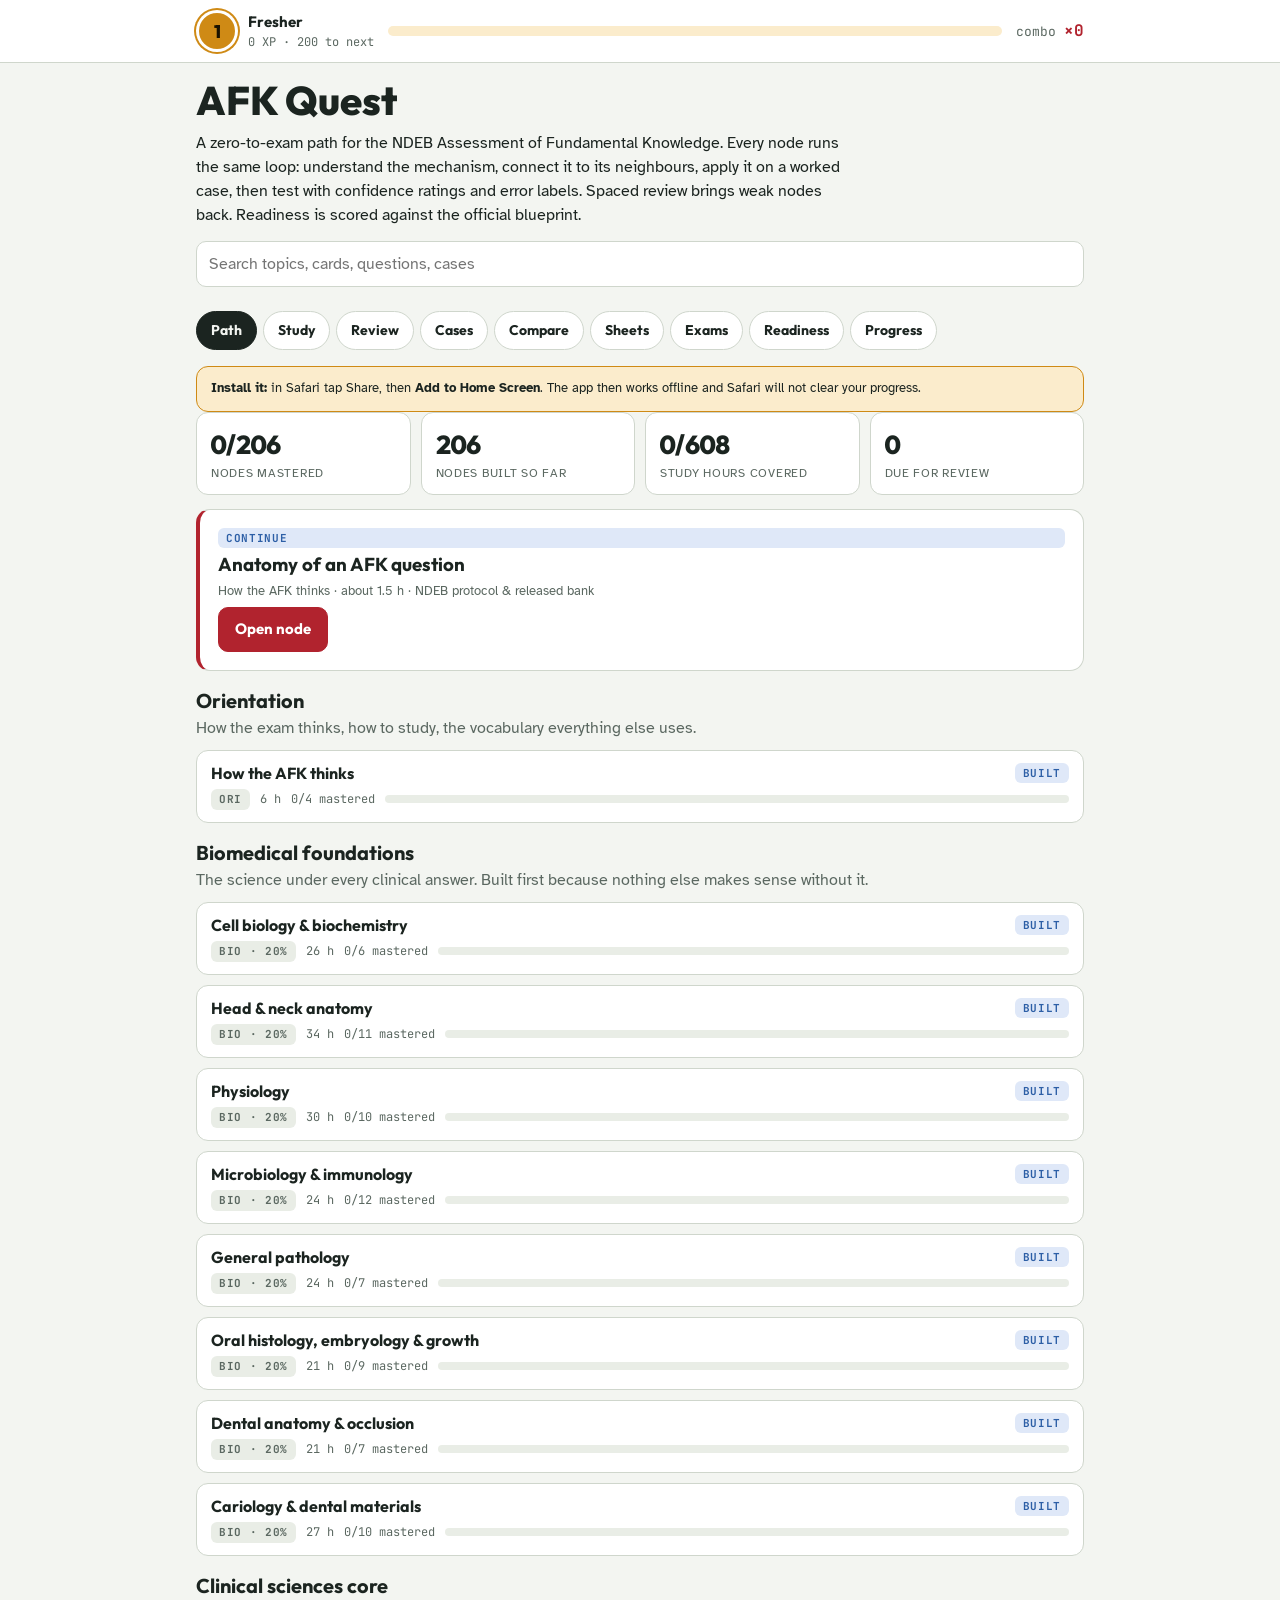
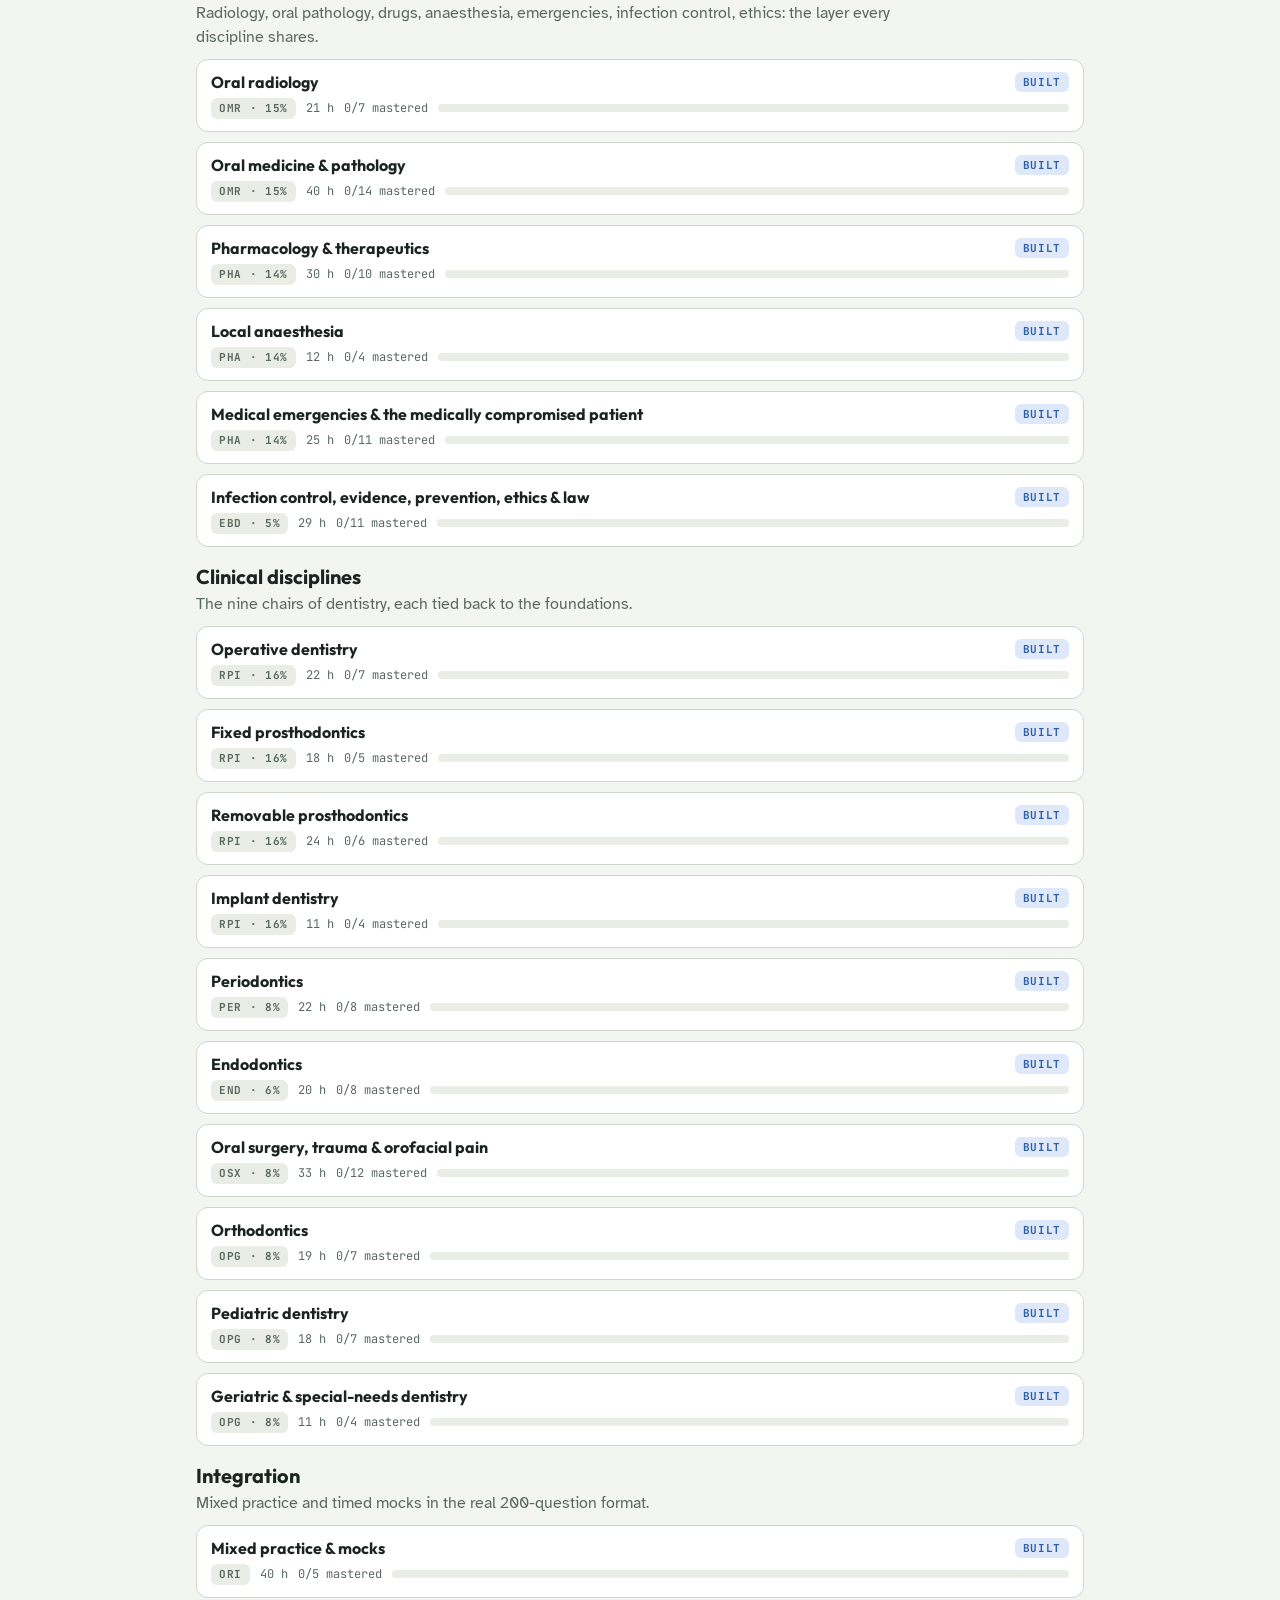
<file: afk/index.html>
<!doctype html>
<html lang="en">
<head>
<meta charset="utf-8">
<meta name="viewport" content="width=device-width, initial-scale=1, viewport-fit=cover">
<title>AFK Quest</title>
<link rel="manifest" href="manifest.webmanifest">
<link rel="apple-touch-icon" href="apple-touch-icon.png">
<meta name="apple-mobile-web-app-capable" content="yes">
<meta name="apple-mobile-web-app-title" content="AFK Quest">
<meta name="theme-color" content="#b1232e">
<meta name="description" content="Zero-to-NDEB-AFK study path: understand, connect, apply, test, with spaced review and a readiness map against the exam blueprint.">
<link rel="stylesheet" href="https://fonts.googleapis.com/css2?family=Outfit:wght@500;700;800&family=Atkinson+Hyperlegible:ital,wght@0,400;0,700;1,400&family=JetBrains+Mono:wght@500;700&display=swap">
<style>
:root{
  --bg:#f3f5f1; --surface:#ffffff; --surface2:#e9ede6; --line:#cfd6cc; --fg:#1b2420; --muted:#5b6861;
  --accent:#b1232e; --accent-fg:#ffffff; --good:#237a4a; --good-bg:#def3e5; --bad:#b1232e; --bad-bg:#fbe3e5;
  --xp:#cf8a15; --xp-bg:#fbeccc; --info:#2d5fa6; --info-bg:#dfe8f8; --warn:#8a5a00; --warn-bg:#fff1cc;
  --display:"Outfit",system-ui,sans-serif; --body:"Atkinson Hyperlegible",system-ui,sans-serif; --mono:"JetBrains Mono",ui-monospace,Menlo,monospace;
  color-scheme:light;
  padding-top:env(safe-area-inset-top,0px);padding-bottom:env(safe-area-inset-bottom,0px);
}
@media (prefers-color-scheme: dark){ :root:not([data-theme="light"]){
  --bg:#0f1513; --surface:#182019; --surface2:#222c26; --line:#33403a; --fg:#e7ece8; --muted:#9aa89f;
  --accent:#ff5c66; --accent-fg:#1a0a0c; --good:#5fd08c; --good-bg:#15301f; --bad:#ff7a82; --bad-bg:#3a1a1e;
  --xp:#f2b64f; --xp-bg:#3a2a10; --info:#7fa9ea; --info-bg:#172741; --warn:#f0c060; --warn-bg:#3a2e10; color-scheme:dark }}
:root[data-theme="dark"]{
  --bg:#0f1513; --surface:#182019; --surface2:#222c26; --line:#33403a; --fg:#e7ece8; --muted:#9aa89f;
  --accent:#ff5c66; --accent-fg:#1a0a0c; --good:#5fd08c; --good-bg:#15301f; --bad:#ff7a82; --bad-bg:#3a1a1e;
  --xp:#f2b64f; --xp-bg:#3a2a10; --info:#7fa9ea; --info-bg:#172741; --warn:#f0c060; --warn-bg:#3a2e10; color-scheme:dark }
*{box-sizing:border-box} [hidden]{display:none!important} img{max-width:100%}
html,body{margin:0}
body{background:var(--bg);color:var(--fg);font-family:var(--body);font-size:16px;line-height:1.5}
body::before{content:"";position:fixed;inset:0 0 auto;height:env(safe-area-inset-top,0px);z-index:10;background:var(--surface)}
h1,h2,h3{font-family:var(--display);line-height:1.15;text-wrap:balance;margin:0}
button{font:inherit;color:inherit;cursor:pointer} textarea,select{font:inherit;color:inherit}
button:focus-visible,textarea:focus-visible,[tabindex]:focus-visible{outline:3px solid var(--xp);outline-offset:2px}
a{color:var(--info)}
.wrap{max-width:920px;margin:0 auto;padding-left:max(16px,env(safe-area-inset-left,0px));padding-right:max(16px,env(safe-area-inset-right,0px));padding-block:14px 56px}
.bar{position:sticky;top:env(safe-area-inset-top,0px);z-index:9;background:var(--surface);border-bottom:1px solid var(--line)}
.bar .in{max-width:920px;margin:0 auto;padding-left:max(16px,env(safe-area-inset-left,0px));padding-right:max(16px,env(safe-area-inset-right,0px));padding-block:10px;display:flex;align-items:center;gap:14px;flex-wrap:wrap}
.lvl{display:flex;align-items:center;gap:10px;min-width:0}
.lvl .badge{width:42px;height:42px;border-radius:50%;background:var(--xp);color:#1a1200;font-family:var(--display);font-weight:800;font-size:18px;display:grid;place-items:center;flex:none;box-shadow:inset 0 0 0 3px var(--surface),0 0 0 2px var(--xp)}
.lvl .name{font-family:var(--display);font-weight:700;font-size:15px;white-space:nowrap}
.lvl .sub{font-size:12px;color:var(--muted);font-family:var(--mono)}
.xpwrap{flex:1 1 160px;min-width:110px}
.xpbar{height:10px;border-radius:5px;background:var(--xp-bg);overflow:hidden}
.xpbar i{display:block;height:100%;background:var(--xp);border-radius:5px;transition:width .5s ease}
.combo{font-family:var(--mono);font-size:13px;color:var(--muted);white-space:nowrap} .combo b{color:var(--accent);font-size:16px}
.tabs{display:flex;gap:6px;margin-block:12px 16px;flex-wrap:wrap}
.tabs button{border:1px solid var(--line);background:var(--surface);border-radius:999px;padding:8px 14px;font-family:var(--display);font-weight:700;font-size:14px}
.tabs button[aria-selected="true"]{background:var(--fg);color:var(--bg);border-color:var(--fg)}
.card{background:var(--surface);border:1px solid var(--line);border-radius:14px;padding:18px}
.stack{display:grid;gap:14px} .row{display:flex;gap:10px;flex-wrap:wrap;align-items:center}
.tag{display:inline-block;font-family:var(--mono);font-size:11px;font-weight:700;letter-spacing:.06em;text-transform:uppercase;padding:2px 8px;border-radius:6px;background:var(--info-bg);color:var(--info)}
.tag.warn{background:var(--warn-bg);color:var(--warn)} .tag.good{background:var(--good-bg);color:var(--good)} .tag.xp{background:var(--xp-bg);color:var(--xp)} .tag.bad{background:var(--bad-bg);color:var(--bad)}
.btn{border:1px solid var(--line);background:var(--surface2);border-radius:10px;padding:10px 16px;font-family:var(--display);font-weight:700;font-size:15px}
.btn.primary{background:var(--accent);color:var(--accent-fg);border-color:var(--accent)} .btn.ghost{background:transparent} .btn.sm{padding:6px 10px;font-size:13px}
.btn:disabled{opacity:.5;cursor:default}
.muted{color:var(--muted)} .small{font-size:13px} .mono{font-family:var(--mono)}
.hero{display:grid;gap:8px;margin-bottom:14px} .hero h1{font-size:clamp(28px,5vw,40px);font-weight:800} .hero p{margin:0;max-width:66ch}
.kpis{display:grid;grid-template-columns:repeat(auto-fit,minmax(130px,1fr));gap:10px}
.kpi{background:var(--surface);border:1px solid var(--line);border-radius:12px;padding:12px 14px}
.kpi .v{font-family:var(--display);font-weight:800;font-size:26px;font-variant-numeric:tabular-nums} .kpi .k{font-size:12px;color:var(--muted);text-transform:uppercase;letter-spacing:.06em}
.prog{height:8px;background:var(--surface2);border-radius:4px;overflow:hidden} .prog i{display:block;height:100%;background:var(--good);transition:width .3s}
.prog.acc i{background:var(--accent)}
/* path */
.phase{margin-top:18px} .phase h2{font-size:20px} .phase p{margin:4px 0 10px;color:var(--muted);max-width:70ch}
.mods{display:grid;gap:10px}
.mod{border:1px solid var(--line);border-radius:12px;background:var(--surface);overflow:hidden}
.mod>button{width:100%;text-align:left;background:none;border:0;padding:12px 14px;display:grid;grid-template-columns:1fr auto;gap:6px 12px;align-items:center}
.mod>button h3{font-size:16px} .mod .meta{font-family:var(--mono);font-size:12px;color:var(--muted);grid-column:1/-1;display:flex;gap:10px;flex-wrap:wrap;align-items:center}
.mod .meta .prog{flex:1 1 120px;min-width:80px}
.mod .nodes{border-top:1px dashed var(--line);padding:6px 8px 10px;display:grid;gap:2px}
.node{display:flex;gap:10px;align-items:center;padding:8px 8px;border-radius:8px;border:0;background:none;text-align:left;width:100%}
.node:not(:disabled):hover{background:var(--surface2)} .node:disabled{opacity:.55;cursor:default}
.node .t{flex:1;min-width:0} .node .h{font-family:var(--mono);font-size:12px;color:var(--muted);white-space:nowrap}
.dot{width:10px;height:10px;border-radius:50%;background:var(--line);flex:none} .dot.started{background:var(--xp)} .dot.mastered{background:var(--good)}
.cont{display:grid;gap:6px;border-left:4px solid var(--accent)}
/* study */
.steps{display:flex;gap:6px;flex-wrap:wrap;margin:12px 0}
.steps button{border:1px solid var(--line);background:var(--surface);border-radius:8px;padding:7px 12px;font-family:var(--display);font-weight:700;font-size:14px;display:flex;gap:6px;align-items:center}
.steps button[aria-selected="true"]{background:var(--surface2);border-color:var(--fg)}
.steps .ok{color:var(--good)}
.prose p{margin:8px 0} .prose ul,.prose ol{margin:6px 0;padding-left:22px} .prose li{margin:3px 0}
.prose table{border-collapse:collapse;width:100%;font-size:14px;margin-top:8px} .prose th,.prose td{border:1px solid var(--line);padding:6px 8px;text-align:left;vertical-align:top} .prose th{background:var(--surface2);font-family:var(--display)}
.tscroll{overflow-x:auto} .hl{background:var(--xp-bg);padding:0 4px;border-radius:4px}
textarea{width:100%;min-height:90px;border:1px solid var(--line);border-radius:10px;padding:10px;background:var(--surface);resize:vertical}
.model{background:var(--surface2);border-radius:10px;padding:12px 14px;margin-top:10px}
.link{border:1px solid var(--line);border-radius:10px;padding:10px 12px;background:var(--surface);text-align:left;width:100%;display:grid;gap:3px} .link b{font-family:var(--display)}
.link:not(:disabled):hover{border-color:var(--fg)} .link:disabled{opacity:.6;cursor:default}
.q{font-size:18px;font-weight:700;font-family:var(--display)}
.opts{display:grid;gap:8px;margin-top:12px}
.opt{border:1px solid var(--line);background:var(--surface);border-radius:10px;padding:11px 14px;text-align:left;font-size:15.5px;display:flex;gap:10px;align-items:flex-start}
.opt .k{font-family:var(--mono);color:var(--muted);flex:none;font-weight:700}
.opt:not(:disabled):hover{border-color:var(--fg)} .opt.right{background:var(--good-bg);border-color:var(--good)} .opt.wrong{background:var(--bad-bg);border-color:var(--bad)} .opt.dim{opacity:.55}
.ex{margin-top:12px;padding:12px 14px;border-radius:10px;background:var(--surface2);font-size:15px} .ex b{font-family:var(--display)}
.conf{display:flex;gap:8px;align-items:center;margin-top:12px;flex-wrap:wrap} .conf .btn[aria-pressed="true"]{background:var(--fg);color:var(--bg);border-color:var(--fg)}
.err{display:flex;gap:6px;flex-wrap:wrap;margin-top:10px}
.stepbox{border-left:3px solid var(--info);padding:6px 12px;margin:8px 0;background:var(--surface)}
.fc{perspective:1200px;min-height:200px}
.fcard{position:relative;min-height:200px;border-radius:16px;transform-style:preserve-3d;transition:transform .45s;cursor:pointer} .fcard.flip{transform:rotateY(180deg)}
.fcard .face{position:absolute;inset:0;backface-visibility:hidden;border-radius:16px;border:1px solid var(--line);background:var(--surface);padding:22px;display:grid;place-items:center;text-align:center;font-size:18px;line-height:1.4}
.fcard .face.back{transform:rotateY(180deg);background:var(--surface2);font-size:16px}
.fcard .face .lbl{position:absolute;top:10px;left:14px;font-family:var(--mono);font-size:11px;color:var(--muted);letter-spacing:.08em}
.area{display:grid;grid-template-columns:1fr auto;gap:4px 12px;align-items:center;padding:10px 0;border-bottom:1px solid var(--line)} .area:last-child{border-bottom:0}
.area .n{font-family:var(--display);font-weight:700} .area .s{font-family:var(--mono);font-size:12px;color:var(--muted)} .area .prog{grid-column:1/-1}
.badges{display:grid;grid-template-columns:repeat(auto-fill,minmax(150px,1fr));gap:10px}
.bdg{border:1px solid var(--line);border-radius:12px;padding:12px;background:var(--surface);display:grid;gap:4px;opacity:.45} .bdg.on{opacity:1;border-color:var(--xp);background:var(--xp-bg)} .bdg .e{font-size:26px} .bdg b{font-family:var(--display)} .bdg span{font-size:12px;color:var(--muted)}
.flash{position:fixed;left:50%;top:40%;transform:translate(-50%,-50%);font-family:var(--display);font-weight:800;font-size:clamp(22px,6vw,44px);color:var(--xp);pointer-events:none;opacity:0;text-shadow:0 2px 0 var(--bg);z-index:20}
.flash.go{animation:pop .9s ease-out forwards}
@keyframes pop{0%{opacity:0;transform:translate(-50%,-50%) scale(.6)}20%{opacity:1;transform:translate(-50%,-50%) scale(1.1)}100%{opacity:0;transform:translate(-50%,-90%) scale(1)}}
@media (prefers-reduced-motion: reduce){.flash.go{animation:none;opacity:1}.fcard{transition:none}.xpbar i{transition:none}}
.opt.sel{border-color:var(--fg);background:var(--surface2);font-weight:700}
.qgrid{display:grid;grid-template-columns:repeat(auto-fill,minmax(38px,1fr));gap:4px;margin-top:10px}
.qgrid button{border:1px solid var(--line);background:var(--surface);border-radius:6px;padding:5px 0;font-family:var(--mono);font-size:12px}
.qgrid button.ans{background:var(--surface2)} .qgrid button.flag{border-color:var(--xp);box-shadow:inset 0 0 0 1px var(--xp)} .qgrid button.cur{border-color:var(--fg);box-shadow:inset 0 0 0 1px var(--fg)}
.timer{font-family:var(--mono);font-weight:700;font-size:18px;font-variant-numeric:tabular-nums} .timer.low{color:var(--bad)}
.tbl{border-collapse:collapse;width:100%;font-size:14px} .tbl th,.tbl td{border-bottom:1px solid var(--line);padding:7px 6px;text-align:left} .tbl th{font-family:var(--display)} .tbl td.num,.tbl th.num{text-align:right;font-variant-numeric:tabular-nums;font-family:var(--mono)}
input[type=number]{font:inherit;color:inherit;background:var(--surface);border:1px solid var(--line);border-radius:10px;padding:9px 10px;width:90px}
canvas#confetti{position:fixed;inset:0;pointer-events:none;z-index:19}
.toast{position:fixed;left:50%;bottom:calc(20px + env(safe-area-inset-bottom,0px));transform:translateX(-50%);background:var(--fg);color:var(--bg);padding:10px 16px;border-radius:10px;font-family:var(--display);font-weight:700;z-index:21;opacity:0;transition:opacity .2s;max-width:90vw} .toast.on{opacity:1}
</style>
</head>
<body>
<div class="bar"><div class="in">
  <div class="lvl"><div class="badge" id="lvlNum">1</div><div><div class="name" id="lvlName">Fresher</div><div class="sub" id="lvlSub">0 XP</div></div></div>
  <div class="xpwrap"><div class="xpbar"><i id="xpFill" style="width:0%"></i></div></div>
  <div class="combo">combo <b id="comboN">×0</b></div>
</div></div>

<div class="wrap">
  <div class="hero">
    <h1>AFK Quest</h1>
    <p>A zero-to-exam path for the NDEB Assessment of Fundamental Knowledge. Every node runs the same loop: understand the mechanism, connect it to its neighbours, apply it on a worked case, then test with confidence ratings and error labels. Spaced review brings weak nodes back. Readiness is scored against the official blueprint.</p>
  </div>
  <div class="tabs" role="tablist">
    <button role="tab" data-tab="path" aria-selected="true">Path</button>
    <button role="tab" data-tab="study">Study</button>
    <button role="tab" data-tab="review">Review</button>
    <button role="tab" data-tab="exams">Exams</button>
    <button role="tab" data-tab="ready">Readiness</button>
    <button role="tab" data-tab="progress">Progress</button>
  </div>

  <section class="view" id="view-path"><div id="pathHost"></div></section>
  <section class="view" id="view-study" hidden><div id="studyHost" class="card">Pick a node from the Path to start.</div></section>
  <section class="view" id="view-review" hidden><div id="reviewHost" class="stack"></div><div class="card" id="runHost" hidden style="margin-top:14px"></div></section>
  <section class="view" id="view-exams" hidden><div id="examHost" class="stack"></div></section>
  <section class="view" id="view-ready" hidden><div id="readyHost" class="stack"></div></section>
  <section class="view" id="view-progress" hidden><div id="progHost" class="stack"></div></section>
</div>
<div class="flash" id="flash"></div><div class="toast" id="toast"></div><canvas id="confetti"></canvas>

<script src="curriculum.js"></script>
<script src="content/micro-data.js"></script>
<script src="content/cases.js"></script>
<script src="content/m00.js"></script>
<script src="content/m01.js"></script>
<script src="content/m01z.js"></script>
<script src="content/m02a.js"></script>
<script src="content/m02b.js"></script>
<script src="content/m02z.js"></script>
<script src="content/m03a.js"></script>
<script src="content/m03b.js"></script>
<script src="content/m03z.js"></script>
<script src="content/m04.js"></script>
<script src="content/m04b.js"></script>
<script src="content/m04z.js"></script>
<script src="content/m05.js"></script>
<script src="content/m05z.js"></script>
<script src="content/m06a.js"></script>
<script src="content/m06b.js"></script>
<script src="content/m06z.js"></script>
<script src="content/m07.js"></script>
<script src="content/m07z.js"></script>
<script src="content/m08a.js"></script>
<script src="content/m08b.js"></script>
<script src="content/m08c.js"></script>
<script src="content/m08z.js"></script>
<script src="content/m09.js"></script>
<script src="content/m09z.js"></script>
<script src="content/m10a.js"></script>
<script src="content/m10b.js"></script>
<script src="content/m10z.js"></script>
<script src="content/m11a.js"></script>
<script src="content/m11b.js"></script>
<script src="content/m11z.js"></script>
<script src="content/m12.js"></script>
<script src="content/m12z.js"></script>
<script src="content/m13a.js"></script>
<script src="content/m13b.js"></script>
<script src="content/m13z.js"></script>
<script src="content/m14.js"></script>
<script src="content/m14z.js"></script>
<script src="content/m15.js"></script>
<script src="content/m15z.js"></script>
<script src="content/m16.js"></script>
<script src="content/m16z.js"></script>
<script src="content/m17.js"></script>
<script src="content/m17z.js"></script>
<script src="content/m18.js"></script>
<script src="content/m18z.js"></script>
<script src="content/m19.js"></script>
<script src="content/m19z.js"></script>
<script src="content/m20.js"></script>
<script src="content/m20z.js"></script>
<script src="content/m21.js"></script>
<script src="content/m21z.js"></script>
<script src="content/m22.js"></script>
<script src="content/m22z.js"></script>
<script src="content/m23.js"></script>
<script src="content/m23z.js"></script>
<script src="content/m24.js"></script>
<script src="content/m24z.js"></script>
<script src="content/numbers.js"></script>
<script src="content/pairs.js"></script>
<script src="content/sheets.js"></script>
<script src="content/sheets2.js"></script>
<script>
/* ===== data access ===== */
const C=window.CURRICULUM, CONTENT=window.CONTENT||{};
const NODES=C.nodes, MODS=C.modules, AREAS=C.areas;
const nodeById=id=>NODES.find(n=>n.id===id); const modById=id=>MODS.find(m=>m.id===id);
const modNodes=mid=>NODES.filter(n=>n.m===mid);
const isExamNode=id=>id.indexOf("m25-")===0;
const built=id=>isExamNode(id)||!!CONTENT[id];
const MT=window.MICRO_TOPICS||[], MC=window.MICRO_CARDS||[], MQ=window.MICRO_QS||[];
function nodeQs(id){const c=CONTENT[id];if(!c)return[];let out=(c.questions||[]).map(x=>({q:x[0],c:x[1],w:x[2],ex:x[3]||"",n:id}));
  if(c.topics)out=out.concat(MQ.filter(q=>c.topics.includes(q[0])).map(x=>({q:x[1],c:x[2],w:x[3],ex:x[4]||"",n:id})));return out;}
function nodeCards(id){const c=CONTENT[id];if(!c)return[];let out=(c.cards||[]).slice();if(c.topics)out=out.concat(MC.filter(x=>c.topics.includes(x[0])).map(x=>[x[1],x[2]]));return out;}
function nodeNotes(id){const c=CONTENT[id];if(!c)return"";let h=c.notes||"";if(c.topics)h+=MT.filter(t=>c.topics.includes(t.id)).map(t=>`<h3 style="margin-top:14px;font-size:16px">${t.name}</h3>${t.html}`).join("");return h;}

/* ===== state ===== */
const LEVELS=["Fresher","Lab Assistant","Resident","Registrar","Microbiologist","Consultant","Avicenna"]; const XP_PER=200;
const BADGES=[["first","🩸","First Blood","First correct answer"],["combo5","🔥","On Fire","Combo of 5"],["combo10","☄️","Unstoppable","Combo of 10"],["flawless","💎","Flawless","10/10 on a node test"],["teach","🗣️","Teacher","Three teach-backs graded 'nailed it'"],["master","🧠","First Mastery","Master a node (80%+ on its test)"],["module","📚","Module Done","Master every built node in a module"],["calib","🎯","Calibrated","20+ 'sure' answers at 90%+ accuracy"],["lvl5","⚗️","Level 5","Reach level 5"],["review","🔁","Reviewer","Clear a day's due list"],["area","🧬","Area Cleared","80%+ on an area exam"],["mock","🏆","Full Mock","Finish a 200-question mock"],["mock80","🎓","Exam Ready","80%+ on a full mock"]];
const DEF=()=>({xp:0,combo:0,best:0,answered:0,correct:0,sureA:0,sureC:0,badges:[],nodes:{},teach3:0,cur:null,exam:null,examLog:[],seen:[],ndebSelf:null});
let S=DEF();
function load(){try{const r=localStorage.getItem("afkq");if(r)S=Object.assign(DEF(),JSON.parse(r));}catch(e){}}
function save(){try{localStorage.setItem("afkq",JSON.stringify(S));}catch(e){}}
load();
const NS=id=>S.nodes[id]||(S.nodes[id]={steps:{},teach:0,a:0,c:0,last:null,tests:0,iv:0,due:null,err:{dk:0,mr:0,rs:0,cs:0}});
const $=s=>document.querySelector(s); const shuffle=a=>{a=a.slice();for(let i=a.length-1;i>0;i--){const j=Math.floor(Math.random()*(i+1));[a[i],a[j]]=[a[j],a[i]];}return a;};
const level=()=>Math.min(LEVELS.length,Math.floor(S.xp/XP_PER)+1);
const today=()=>Math.floor(Date.now()/864e5);
const status=id=>{if(isExamNode(id))return examNodeStatus(id);const n=S.nodes[id];if(!n)return"new";if(n.last!==null&&n.last>=80)return"mastered";return(n.a||Object.keys(n.steps).length)?"started":"new";};
const isDue=id=>{const n=S.nodes[id];return n&&n.due!==null&&n.due<=today();};

function flash(t){const f=$("#flash");f.textContent=t;f.classList.remove("go");void f.offsetWidth;f.classList.add("go");}
let toastT;function toast(t){const e=$("#toast");e.textContent=t;e.classList.add("on");clearTimeout(toastT);toastT=setTimeout(()=>e.classList.remove("on"),2200);}
function renderBar(){const L=level();$("#lvlNum").textContent=L;$("#lvlName").textContent=LEVELS[L-1];const into=S.xp-(L-1)*XP_PER;$("#lvlSub").textContent=L>=LEVELS.length?`${S.xp} XP · max`:`${S.xp} XP · ${XP_PER-into} to next`;$("#xpFill").style.width=(L>=LEVELS.length?100:into/XP_PER*100)+"%";$("#comboN").textContent="×"+S.combo;}
function addXP(n){const b=level();S.xp+=n;renderBar();save();if(level()>b){flash("LEVEL UP · "+LEVELS[level()-1]);confetti();if(level()>=5)award("lvl5");}}
function award(id){if(S.badges.includes(id))return;S.badges.push(id);save();const b=BADGES.find(x=>x[0]===id);setTimeout(()=>flash(b[1]+" "+b[2]),700);}
function confetti(){if(matchMedia("(prefers-reduced-motion: reduce)").matches)return;const c=$("#confetti"),x=c.getContext("2d");c.width=innerWidth;c.height=innerHeight;const cs=getComputedStyle(document.documentElement);const cols=[cs.getPropertyValue("--xp"),cs.getPropertyValue("--accent"),cs.getPropertyValue("--good")];const P=Array.from({length:120},()=>({x:innerWidth/2,y:innerHeight*.4,vx:(Math.random()-.5)*14,vy:-Math.random()*12-4,r:Math.random()*5+3,c:cols[Math.random()*3|0],a:1}));let t=0;(function f(){x.clearRect(0,0,c.width,c.height);P.forEach(p=>{p.x+=p.vx;p.y+=p.vy;p.vy+=.35;p.a-=.012;x.globalAlpha=Math.max(0,p.a);x.fillStyle=p.c;x.fillRect(p.x,p.y,p.r,p.r);});if(++t<90)requestAnimationFrame(f);else x.clearRect(0,0,c.width,c.height);})();}

/* ===== tabs ===== */
function showTab(t){document.querySelectorAll('[role="tab"]').forEach(x=>x.setAttribute("aria-selected",x.dataset.tab===t));document.querySelectorAll(".view").forEach(v=>v.hidden=v.id!=="view-"+t);
  if(t==="path")renderPath();if(t==="review")renderReview();if(t==="exams")renderExams();if(t==="ready")renderReady();if(t==="progress")renderProgress();if(t==="study"&&S.cur)renderNode(S.cur);window.scrollTo({top:0});}
document.querySelectorAll('[role="tab"]').forEach(b=>b.addEventListener("click",()=>showTab(b.dataset.tab)));

/* ===== path ===== */
const openMods=new Set();
function modStats(mid){const ns=modNodes(mid);const b=ns.filter(n=>built(n.id)).length;const m=ns.filter(n=>status(n.id)==="mastered").length;const h=ns.reduce((s,n)=>s+n.h,0);return{total:ns.length,built:b,mastered:m,hours:h};}
function nextNode(){for(const m of MODS){for(const n of modNodes(m.id)){if(built(n.id)&&status(n.id)!=="mastered")return n;}}return null;}
function renderPath(){const host=$("#pathHost");host.innerHTML="";
  const nx=nextNode();const due=NODES.filter(n=>built(n.id)&&isDue(n.id)).length;
  const totalH=NODES.reduce((s,n)=>s+n.h,0),doneH=NODES.filter(n=>status(n.id)==="mastered").reduce((s,n)=>s+n.h,0);
  const top=document.createElement("div");top.className="stack";top.innerHTML=`<div class="kpis"><div class="kpi"><div class="v">${NODES.filter(n=>status(n.id)==="mastered").length}/${NODES.length}</div><div class="k">Nodes mastered</div></div><div class="kpi"><div class="v">${NODES.filter(n=>built(n.id)).length}</div><div class="k">Nodes built so far</div></div><div class="kpi"><div class="v">${Math.round(doneH)}/${Math.round(totalH)}</div><div class="k">Study hours covered</div></div><div class="kpi"><div class="v">${due}</div><div class="k">Due for review</div></div></div>
  ${nx?`<div class="card cont"><span class="tag">Continue</span><h3>${nx.t}</h3><div class="small muted">${modById(nx.m).title} · about ${nx.h} h · ${nx.ref}</div><div class="row"><button class="btn primary" id="goNext">Open node</button>${due?`<button class="btn" id="goDue">Review ${due} due</button>`:""}</div></div>`:""}`;
  host.appendChild(top);if(nx)$("#goNext").addEventListener("click",()=>openNode(nx.id));if(due&&$("#goDue"))$("#goDue").addEventListener("click",()=>showTab("review"));
  C.phases.forEach(p=>{const ph=document.createElement("div");ph.className="phase";ph.innerHTML=`<h2>${p.title}</h2><p>${p.blurb}</p><div class="mods"></div>`;const ms=ph.querySelector(".mods");
    MODS.filter(m=>m.phase===p.id).forEach(m=>{const st=modStats(m.id);const el=document.createElement("div");el.className="mod";const pct=st.total?Math.round(st.mastered/st.total*100):0;
      el.innerHTML=`<button aria-expanded="${openMods.has(m.id)}"><h3>${m.title}</h3><span class="tag ${st.built?"":"warn"}">${st.built?(st.built===st.total?"built":st.built+"/"+st.total+" built"):"coming"}</span><div class="meta"><span class="tag" style="background:var(--surface2);color:var(--muted)">${m.area}${AREAS[m.area].pct?" · "+AREAS[m.area].pct+"%":""}</span><span>${st.hours} h</span><span>${st.mastered}/${st.total} mastered</span><div class="prog"><i style="width:${pct}%"></i></div></div></button><div class="nodes" ${openMods.has(m.id)?"":"hidden"}><div class="small muted" style="padding:4px 8px">${m.desc}${m.ksas.length?` <span class="mono">KSA ${m.ksas.join(", ")}</span>`:""}</div></div>`;
      const nl=el.querySelector(".nodes");modNodes(m.id).forEach(n=>{const b=document.createElement("button");b.className="node";b.disabled=!built(n.id);const s=status(n.id);b.innerHTML=`<span class="dot ${s}"></span><span class="t">${n.t}${isDue(n.id)?' <span class="tag xp">due</span>':""}${S.nodes[n.id]&&S.nodes[n.id].last!==null?` <span class="mono small muted">${S.nodes[n.id].last}%</span>`:""}</span><span class="h">${n.h} h</span>`;b.addEventListener("click",()=>openNode(n.id));nl.appendChild(b);});
      el.querySelector("button").addEventListener("click",()=>{const o=nl.hidden;nl.hidden=!o;openMods[o?"add":"delete"](m.id);el.querySelector("button").setAttribute("aria-expanded",o);});
      ms.appendChild(el);});
    host.appendChild(ph);});
}

/* ===== study ===== */
let step="u";
function openNode(id){if(isExamNode(id)){showTab("exams");return;}if(!built(id)){toast("This node is not built yet.");return;}S.cur=id;save();step="u";showTab("study");location.hash=id;}
function renderNode(id){const n=nodeById(id),m=modById(n.m),c=CONTENT[id],ns=NS(id);const host=$("#studyHost");
  const done=k=>ns.steps[k]?'<span class="ok">✓</span>':"";
  host.innerHTML=`<div class="row" style="justify-content:space-between"><div><span class="tag">${m.area}</span> <span class="small muted">${m.title}</span></div><span class="mono small ${status(id)==="mastered"?"":"muted"}" style="${status(id)==="mastered"?"color:var(--good)":""}">${status(id)==="mastered"?"mastered · "+ns.last+"%":ns.last!==null?"last test "+ns.last+"%":"not tested"}</span></div>
  <h2 style="margin-top:6px;font-size:24px">${n.t}</h2><div class="small muted">About ${n.h} h · Reference: ${n.ref}</div>
  <div class="steps" role="tablist"><button data-s="u" aria-selected="${step==="u"}">1 Understand ${done("u")}</button><button data-s="c" aria-selected="${step==="c"}">2 Connect ${done("c")}</button><button data-s="a" aria-selected="${step==="a"}">3 Apply ${done("a")}</button><button data-s="t" aria-selected="${step==="t"}">4 Test ${done("t")}</button><button data-s="n" aria-selected="${step==="n"}">Notes</button><button data-s="f" aria-selected="${step==="f"}">Cards</button></div><div id="stepHost"></div>`;
  host.querySelectorAll(".steps button").forEach(b=>b.addEventListener("click",()=>{step=b.dataset.s;renderNode(id);}));
  const sh=$("#stepHost");
  if(step==="u"){sh.innerHTML=`<div class="prose">${c.understand||"<p class='muted'>No mechanism card yet.</p>"}</div><div class="card" style="margin-top:14px"><b style="font-family:var(--display)">Teach-back</b><p class="small muted" style="margin:4px 0 8px">${c.teach?c.teach.prompt:"Explain this node in your own words."}</p><textarea id="tb" placeholder="Write it as if explaining to a classmate. Two to five sentences."></textarea><div class="row" style="margin-top:8px"><button class="btn" id="tbReveal">Reveal model answer</button><span class="small muted">${ns.teach?"Your last self-grade: "+["","shaky","mostly","nailed it"][ns.teach]:""}</span></div><div id="tbModel" hidden></div></div>`;
    if(!ns.steps.u){ns.steps.u=1;addXP(5);save();}
    $("#tbReveal").addEventListener("click",()=>{const md=$("#tbModel");md.hidden=false;md.innerHTML=`<div class="model">${c.teach?c.teach.model:"Compare with the mechanism card above."}</div><div class="row" style="margin-top:8px"><span class="small">Grade yourself:</span><button class="btn sm" data-g="1">Shaky +5</button><button class="btn sm" data-g="2">Mostly +10</button><button class="btn sm primary" data-g="3">Nailed it +15</button></div>`;
      md.querySelectorAll("[data-g]").forEach(b=>b.addEventListener("click",()=>{const g=+b.dataset.g;const first=!ns.teach;ns.teach=g;if(first)addXP(g*5);if(g===3){S.teach3=(S.teach3||0)+1;if(S.teach3>=3)award("teach");}save();toast("Graded: "+["","shaky","mostly","nailed it"][g]+". "+(g<3?"Re-read the card and try again tomorrow.":"Move to Connect."));renderNode(id);}));});}
  else if(step==="c"){const links=c.connect||[];sh.innerHTML=`<p class="small muted">Exam questions live at the joins. Each link says why these two nodes belong together. Open any that is built.</p><div class="stack">${links.map((l,i)=>{const t=nodeById(l.to);const b=t&&built(l.to);return `<button class="link" data-to="${l.to}" ${b?"":"disabled"}><b>${t?t.t:l.to} ${b?"":'<span class="tag warn">coming</span>'}</b><span class="small">${l.why}</span><span class="mono small muted">${t?modById(t.m).title:""}</span></button>`;}).join("")||"<p class='muted'>No links yet.</p>"}</div>`;
    if(!ns.steps.c){ns.steps.c=1;addXP(5);save();renderNode(id);return;}
    sh.querySelectorAll(".link").forEach(b=>b.addEventListener("click",()=>openNode(b.dataset.to)));}
  else if(step==="a"){const ap=c.apply;if(!ap){sh.innerHTML="<p class='muted'>No worked case yet.</p>";return;}
    sh.innerHTML=`<p class="small muted">Worked case. Pick what you think, then watch the elimination routine run.</p><p class="q">${ap.vignette}</p><div class="opts">${ap.options.map((o,k)=>`<button class="opt" data-v="${k}"><span class="k">${"ABCDE"[k]}</span><span>${o}</span></button>`).join("")}</div><div id="apSteps"></div>`;
    sh.querySelectorAll(".opt").forEach(b=>b.addEventListener("click",()=>{sh.querySelectorAll(".opt").forEach(x=>{x.disabled=true;const v=ap.options[+x.dataset.v];if(v===ap.answer)x.classList.add("right");else if(x===b)x.classList.add("wrong");else x.classList.add("dim");});
      let i=0;const st=$("#apSteps");const more=()=>{if(i<ap.steps.length){st.insertAdjacentHTML("beforeend",`<div class="stepbox"><span class="mono small muted">Step ${i+1}</span><div>${ap.steps[i]}</div></div>`);i++;if(i<ap.steps.length)st.insertAdjacentHTML("beforeend",`<div class="row"><button class="btn sm" id="moreStep">Next step →</button></div>`),$("#moreStep").addEventListener("click",()=>{$("#moreStep").parentElement.remove();more();});else{if(!ns.steps.a){ns.steps.a=1;addXP(10);save();}st.insertAdjacentHTML("beforeend",`<div class="row" style="margin-top:8px"><button class="btn primary" id="toTest">Go to Test →</button></div>`);$("#toTest").addEventListener("click",()=>{step="t";renderNode(id);});}}};more();}));}
  else if(step==="t"){const pool=nodeQs(id);sh.innerHTML=`<p class="small muted">${pool.length} questions on this node. A test is up to 10 of them, shuffled. Say how sure you are before each answer; label every miss. 80% or better marks the node mastered and schedules it for spaced review.</p><div class="row"><button class="btn primary" id="startT">Start node test</button></div><div id="tHost" style="margin-top:12px"></div>`;
    $("#startT").addEventListener("click",()=>startRun({pool,n:Math.min(10,pool.length),title:n.t,host:$("#tHost"),node:id}));}
  else if(step==="n"){const h=nodeNotes(id);sh.innerHTML=`<div class="prose">${h||"<p class='muted'>No extra reference notes for this node. The Understand card is the full content.</p>"}</div>`;}
  else if(step==="f"){const cards=nodeCards(id);sh.innerHTML=`<p class="small muted">${cards.length} cards. Tap to flip. 'Got it' earns 2 XP; 'Again' sends it to the back.</p><div id="fcHost"></div>`;runCards(cards,$("#fcHost"));}
}
function runCards(cards,host){let deck=shuffle(cards),total=deck.length,done=0;const draw=()=>{if(!deck.length){host.innerHTML=`<div class="card"><b>Deck cleared.</b> ${total} cards.</div>`;return;}const c=deck[0];host.innerHTML=`<div class="fc"><div class="fcard" id="fcard" tabindex="0"><div class="face front"><span class="lbl">QUESTION · tap to flip</span><div>${c[0]}</div></div><div class="face back"><span class="lbl">ANSWER</span><div>${c[1]}</div></div></div></div><div class="row" style="margin-top:10px;justify-content:space-between"><span class="mono small">${done}/${total} cleared</span><div class="row"><button class="btn" id="fcA">Again ↩</button><button class="btn primary" id="fcG">Got it +2</button></div></div>`;
  const fc=$("#fcard");fc.addEventListener("click",()=>fc.classList.toggle("flip"));fc.addEventListener("keydown",e=>{if(e.key===" "||e.key==="Enter"){e.preventDefault();fc.classList.toggle("flip");}});
  $("#fcG").addEventListener("click",()=>{deck.shift();done++;addXP(2);draw();});$("#fcA").addEventListener("click",()=>{deck.push(deck.shift());draw();});};draw();}

/* ===== quiz engine (node tests and mixed rounds) ===== */
let run=null;
function startRun(o){run={qs:shuffle(o.pool).slice(0,o.n),i:0,score:0,title:o.title,host:o.host,node:o.node||null,cfg:o,xp0:S.xp,sure:null};renderQ();}
function renderQ(){const r=run,q=r.qs[r.i],opts=shuffle([q.c,...q.w]);r.sure=null;const nn=nodeById(q.n);
  r.host.innerHTML=`<div class="row" style="justify-content:space-between;margin-bottom:6px"><span class="mono small">${r.title} · Q${r.i+1}/${r.qs.length}</span><span class="mono small">score ${r.score}</span></div><div class="prog acc" style="margin-bottom:10px"><i style="width:${r.i/r.qs.length*100}%"></i></div>${r.node?"":`<span class="tag">${nn?nn.t:q.n}</span>`}<p class="q" style="margin:8px 0 0">${q.q}</p>
  <div class="conf"><span class="small">How sure are you?</span><button class="btn sm" data-c="1">Sure</button><button class="btn sm" data-c="0">Unsure</button></div>
  <div class="opts">${opts.map((o,k)=>`<button class="opt" data-v="${k}" disabled><span class="k">${"ABCDE"[k]}</span><span>${o}</span></button>`).join("")}</div><div id="after"></div>`;
  r.host.querySelectorAll("[data-c]").forEach(b=>b.addEventListener("click",()=>{r.sure=+b.dataset.c;r.host.querySelectorAll("[data-c]").forEach(x=>x.setAttribute("aria-pressed",x===b));r.host.querySelectorAll(".opt").forEach(x=>x.disabled=false);}));
  r.host.querySelectorAll(".opt").forEach(b=>b.addEventListener("click",()=>answer(b,opts[+b.dataset.v]===q.c,q,opts)));
}
function answer(btn,ok,q,opts){const r=run;r.host.querySelectorAll(".opt").forEach(b=>{b.disabled=true;const v=opts[+b.dataset.v];if(v===q.c)b.classList.add("right");else if(b===btn)b.classList.add("wrong");else b.classList.add("dim");});r.host.querySelectorAll("[data-c]").forEach(b=>b.disabled=true);
  const ns=NS(q.n);ns.a++;S.answered++;if(r.sure){S.sureA++;if(ok)S.sureC++;}
  let gain=0;if(ok){ns.c++;S.correct++;S.combo++;S.best=Math.max(S.best,S.combo);r.score++;gain=10+Math.min(10,S.combo*2);addXP(gain);award("first");if(S.combo>=5)award("combo5");if(S.combo>=10)award("combo10");flash(S.combo>=3?`+${gain} XP · combo ×${S.combo}`:`+${gain} XP`);}else{S.combo=0;flash("✗");}
  if(S.sureA>=20&&S.sureC/S.sureA>=.9)award("calib");save();renderBar();
  const last=r.i===r.qs.length-1;const af=r.host.querySelector("#after");
  af.innerHTML=`<div class="ex"><b>${ok?"Correct.":"Not quite."}</b> ${ok?"":"Answer: "+q.c+". "}${q.ex||""}${r.sure&&!ok?' <span class="tag bad">sure but wrong</span>':""}</div>${ok?"":`<div class="small" style="margin-top:10px">What happened?</div><div class="err"><button class="btn sm" data-e="dk">Didn't know</button><button class="btn sm" data-e="mr">Misread</button><button class="btn sm" data-e="rs">Reasoning slip</button><button class="btn sm" data-e="cs">Canadian-standard gap</button></div>`}<div class="row" style="margin-top:12px;justify-content:flex-end"><button class="btn primary" id="nextQ" ${ok?"":"disabled"}>${last?"Finish":"Next →"}</button></div>`;
  af.querySelectorAll("[data-e]").forEach(b=>b.addEventListener("click",()=>{ns.err[b.dataset.e]=(ns.err[b.dataset.e]||0)+1;save();af.querySelectorAll("[data-e]").forEach(x=>x.setAttribute("aria-pressed",x===b));af.querySelector("#nextQ").disabled=false;}));
  const nb=af.querySelector("#nextQ");nb.focus();nb.addEventListener("click",()=>{if(last)finish();else{r.i++;renderQ();}});
}
function finish(){const r=run,n=r.qs.length,pct=Math.round(r.score/n*100),gained=S.xp-r.xp0;let msg="";
  if(r.node){const ns=NS(r.node);ns.last=pct;ns.tests++;ns.steps.t=1;if(pct>=80){ns.iv=ns.iv?Math.min(60,Math.round(ns.iv*2.2)):3;award("master");}else ns.iv=pct>=60?2:1;ns.due=today()+ns.iv;msg=pct>=80?`Mastered. Back for review in ${ns.iv} day${ns.iv>1?"s":""}.`:pct>=60?"Close. Re-read the Understand card; this node returns in 2 days.":"Knowledge gap. Redo Understand and the teach-back; retest tomorrow.";
    if(pct===100&&n>=10)award("flawless");const m=modById(nodeById(r.node).m);if(modNodes(m.id).filter(x=>built(x.id)).every(x=>status(x.id)==="mastered"))award("module");}
  else msg=`${r.score}/${n} correct.`;
  save();
  r.host.innerHTML=`<h3 style="font-size:20px">${pct===100?"Flawless 💎":pct>=80?"Strong":pct>=60?"Getting there":"Rough one"}</h3><p>${msg}</p><div class="kpis" style="margin:12px 0"><div class="kpi"><div class="v">${r.score}/${n}</div><div class="k">Score</div></div><div class="kpi"><div class="v">+${gained}</div><div class="k">XP</div></div><div class="kpi"><div class="v">×${S.best}</div><div class="k">Best combo</div></div></div><div class="row"><button class="btn primary" id="again">Again</button><button class="btn" id="back">${r.node?"Back to node":"Back"}</button></div>`;
  r.host.querySelector("#again").addEventListener("click",()=>startRun(r.cfg));r.host.querySelector("#back").addEventListener("click",()=>{if(r.node)renderNode(r.node);else{r.host.hidden=true;renderReview();}});
}

/* ===== review ===== */
function renderReview(){const host=$("#reviewHost");const builtN=NODES.filter(n=>built(n.id));const due=builtN.filter(n=>isDue(n.id));const started=builtN.filter(n=>status(n.id)!=="new");
  const weak=builtN.map(n=>({n,s:S.nodes[n.id]})).filter(x=>x.s&&x.s.a>=5).map(x=>({n:x.n,acc:Math.round(x.s.c/x.s.a*100),a:x.s.a,err:x.s.err})).filter(x=>x.acc<75).sort((a,b)=>a.acc-b.acc).slice(0,6);
  const errTot={dk:0,mr:0,rs:0,cs:0};Object.values(S.nodes).forEach(s=>{if(s.err)for(const k in errTot)errTot[k]+=s.err[k]||0;});const errN=Object.values(errTot).reduce((a,b)=>a+b,0);
  const cal=S.sureA?Math.round(S.sureC/S.sureA*100):null;const unsA=S.answered-S.sureA,unsC=S.correct-S.sureC;const calU=unsA?Math.round(unsC/unsA*100):null;
  host.innerHTML=`<div class="card"><h2 style="font-size:20px">Due today</h2>${due.length?`<div class="stack" style="margin-top:8px">${due.map(n=>`<button class="link" data-n="${n.id}"><b>${n.t}</b><span class="small muted">${modById(n.m).title} · last ${S.nodes[n.id].last}%</span></button>`).join("")}</div>`:`<p class="muted" style="margin:6px 0 0">Nothing due. ${started.length?"Good. Open the next node on the Path.":"Test a node and it will be scheduled here."}</p>`}</div>
  <div class="card"><h2 style="font-size:20px">Mixed rounds</h2><p class="small muted" style="margin:4px 0 10px">Ten questions drawn across every node you have started, because the exam never tells you the topic.</p><div class="row"><button class="btn primary" id="mixAll" ${started.length?"":"disabled"}>Mixed round</button><button class="btn" id="mixWeak" ${weak.length?"":"disabled"}>Train weak spots</button></div></div>
  <div class="card"><h2 style="font-size:20px">Weak spots</h2>${weak.length?`<ol style="margin:8px 0 0;padding-left:20px">${weak.map(w=>{const top=Object.entries(w.err).sort((a,b)=>b[1]-a[1])[0];return `<li>${w.n.t} <span class="mono small" style="color:var(--bad)">${w.acc}% over ${w.a}</span>${top&&top[1]?` <span class="tag">${({dk:"didn't know",mr:"misread",rs:"reasoning",cs:"Canadian standard"})[top[0]]}</span>`:""}</li>`;}).join("")}</ol>`:`<p class="muted" style="margin:6px 0 0">Nodes under 75% after at least five answers appear here, with the error type that dominates.</p>`}</div>
  <div class="card"><h2 style="font-size:20px">Calibration</h2><p class="small muted" style="margin:4px 0 8px">Accuracy when you said 'sure' vs 'unsure'. Target: sure 90%+. A big gap between confidence and accuracy is the first thing to fix.</p><div class="kpis"><div class="kpi"><div class="v">${cal===null?"–":cal+"%"}</div><div class="k">Sure (${S.sureA})</div></div><div class="kpi"><div class="v">${calU===null?"–":calU+"%"}</div><div class="k">Unsure (${unsA})</div></div></div>
  <h3 style="font-size:16px;margin-top:14px">Error types</h3>${errN?`<div class="stack" style="margin-top:6px;gap:6px">${Object.entries(errTot).map(([k,v])=>`<div class="row"><span style="width:170px" class="small">${({dk:"Didn't know",mr:"Misread",rs:"Reasoning slip",cs:"Canadian-standard gap"})[k]}</span><div class="prog" style="flex:1"><i style="width:${v/errN*100}%;background:var(--accent)"></i></div><span class="mono small">${v}</span></div>`).join("")}</div><p class="small muted" style="margin:8px 0 0">Didn't know → re-read and teach back. Misread → read the ask first. Reasoning → redo the worked case. Canadian standard → open node 'Canadian standards the exam assumes'.</p>`:`<p class="muted small">Label your misses during tests and the pattern appears here.</p>`}</div>`;
  host.querySelectorAll("[data-n]").forEach(b=>b.addEventListener("click",()=>{openNode(b.dataset.n);step="t";renderNode(b.dataset.n);}));
  const rh=$("#runHost");$("#mixAll").addEventListener("click",()=>{const pool=started.flatMap(n=>nodeQs(n.id));rh.hidden=false;startRun({pool,n:Math.min(10,pool.length),title:"Mixed round",host:rh});rh.scrollIntoView({behavior:"smooth"});});
  $("#mixWeak").addEventListener("click",()=>{const pool=weak.flatMap(w=>nodeQs(w.n.id));rh.hidden=false;startRun({pool,n:Math.min(10,pool.length),title:"Weak-spot round",host:rh});rh.scrollIntoView({behavior:"smooth"});});
}

/* ===== readiness ===== */
function renderReady(){const host=$("#readyHost");let est=0;const rows=Object.entries(AREAS).filter(([k,a])=>a.pct).map(([k,a])=>{const ms=MODS.filter(m=>m.area===k);const ns=ms.flatMap(m=>modNodes(m.id));const b=ns.filter(n=>built(n.id)).length,mst=ns.filter(n=>status(n.id)==="mastered").length;const tested=ns.map(n=>S.nodes[n.id]).filter(s=>s&&s.last!==null);const acc=tested.length?Math.round(tested.reduce((x,s)=>x+s.last,0)/tested.length):null;const cov=ns.length?mst/ns.length:0;est+=a.pct*cov;return{k,a,ns:ns.length,b,mst,acc,cov};});
  host.innerHTML=`<div class="card"><h2 style="font-size:20px">Estimated readiness: ${Math.round(est)} / 100</h2><p class="small muted" style="margin:4px 0 0">Blueprint weight × share of that area's nodes mastered. This is a coverage measure, not a predicted score. NDEB's pass mark is a test-equated 75, which no outside app can reproduce. Aim for 85+ here and 80%+ on full mocks before sitting.</p>${(()=>{const m=S.examLog.filter(e=>e.kind==="mock").slice(-1)[0];return m?`<p class="small" style="margin:8px 0 0"><b>Latest full mock:</b> ${m.score}/${m.n} (${Math.round(m.score/m.n*100)}%).</p>`:"";})()}</div>
  <div class="card">${rows.map(r=>`<div class="area"><span class="n">${r.a.name}</span><span class="s">${r.a.pct}% of exam</span><span class="s">${r.mst}/${r.ns} nodes mastered · ${r.b} built${r.acc!==null?" · avg last test "+r.acc+"%":""}</span><span></span><div class="prog"><i style="width:${r.cov*100}%"></i></div></div>`).join("")}</div>
  <div class="card"><h3 style="font-size:16px">Exam facts</h3><ul class="small" style="margin:6px 0 0;padding-left:20px"><li>200 single-answer MCQs, two 2-hour parts, one day. No negative marking.</li><li>Pass: test-equated score of 75 or higher. Maximum three attempts.</li><li>Items are written from the 47 KSAs; FDI tooth numbering throughout.</li><li>Next sitting listed by NDEB: 5 February 2027. Check the registration deadline on ndeb-bned.ca.</li><li>Free official 100-question self-assessment: ndeb-bned.ca/quiz (score only, no answers).</li></ul></div>`;
}

/* ===== progress ===== */
function renderProgress(){const host=$("#progHost");host.innerHTML=`<div class="kpis"><div class="kpi"><div class="v">${S.answered?Math.round(S.correct/S.answered*100)+"%":"–"}</div><div class="k">Accuracy</div></div><div class="kpi"><div class="v">${S.answered}</div><div class="k">Answered</div></div><div class="kpi"><div class="v">×${S.best}</div><div class="k">Best combo</div></div><div class="kpi"><div class="v">${S.xp}</div><div class="k">XP</div></div></div>
  <div class="card"><h2 style="font-size:20px;margin-bottom:10px">Badges</h2><div class="badges">${BADGES.map(b=>`<div class="bdg ${S.badges.includes(b[0])?"on":""}"><div class="e">${b[1]}</div><b>${b[2]}</b><span>${b[3]}</span></div>`).join("")}</div></div>
  <div class="card"><h2 style="font-size:20px">Share progress with your coach</h2><p class="small muted" style="margin:4px 0 8px">Copy this code and send it. It contains only your scores, no personal data. Paste a code to restore progress on another device.</p><textarea id="expo" readonly style="min-height:60px;font-family:var(--mono);font-size:12px"></textarea><div class="row" style="margin-top:8px"><button class="btn" id="copyBtn">Copy code</button><button class="btn" id="impBtn">Paste a code to import</button><span class="small muted" id="ioMsg"></span></div><textarea id="impo" hidden placeholder="Paste code here" style="margin-top:8px;min-height:60px;font-family:var(--mono);font-size:12px"></textarea><div class="row" id="impRow" hidden style="margin-top:8px"><button class="btn primary" id="impGo">Import</button></div></div>
  <div class="row"><button class="btn ghost" id="resetBtn">Reset all progress</button><span class="small muted" id="resetMsg"></span></div>`;
  const code=btoa(unescape(encodeURIComponent(JSON.stringify(S))));$("#expo").value=code;
  $("#copyBtn").addEventListener("click",()=>{navigator.clipboard.writeText(code).then(()=>$("#ioMsg").textContent="Copied.").catch(()=>{$("#expo").select();$("#ioMsg").textContent="Select and copy the text above.";});});
  $("#impBtn").addEventListener("click",()=>{$("#impo").hidden=false;$("#impRow").hidden=false;});
  $("#impGo").addEventListener("click",()=>{try{const o=JSON.parse(decodeURIComponent(escape(atob($("#impo").value.trim()))));S=Object.assign(DEF(),o);save();renderBar();renderProgress();$("#ioMsg").textContent="Imported.";}catch(e){$("#ioMsg").textContent="That code did not parse.";}});
  let armed=false;$("#resetBtn").addEventListener("click",()=>{if(!armed){armed=true;$("#resetMsg").textContent="Click again to confirm. This wipes everything.";return;}S=DEF();save();renderBar();renderProgress();$("#resetMsg").textContent="Reset.";});
}


/* ===== exams: area exams and full mocks ===== */
const AREA_KEYS=Object.keys(AREAS).filter(k=>AREAS[k].pct);
const SEC_PER_Q=72; /* 200 questions in 240 minutes */
const AREA_N=40, PASS=80;
const qHash=t=>{let h=5381;for(let i=0;i<t.length;i++)h=((h*33)^t.charCodeAt(i))>>>0;return h;};
const areaNodes=k=>NODES.filter(n=>!isExamNode(n.id)&&modById(n.m).area===k&&CONTENT[n.id]);
const areaPool=k=>areaNodes(k).flatMap(n=>nodeQs(n.id).map((q,i)=>({id:n.id,i,h:qHash(q.q)})));
const itemQ=it=>nodeQs(it.id)[it.i];
const areaBest=k=>S.examLog.filter(e=>e.kind==="area"&&e.key===k).reduce((b,e)=>Math.max(b,Math.round(e.score/e.n*100)),-1);
const areaPassed=k=>areaBest(k)>=PASS;
const allAreasPassed=()=>AREA_KEYS.every(areaPassed);
const mocksDone=()=>S.examLog.filter(e=>e.kind==="mock").length;
function examNodeStatus(id){const map={"m25-n01":allAreasPassed(),"m25-n02":mocksDone()>=1,"m25-n03":mocksDone()>=2,"m25-n04":mocksDone()>=3,"m25-n05":S.ndebSelf!==null};if(map[id])return"mastered";return S.examLog&&S.examLog.length?"started":"new";}
/* prefer questions not yet seen in an exam, so repeat exams stay honest */
function draw(pool,n){const seen=new Set(S.seen);const fresh=shuffle(pool.filter(x=>!seen.has(x.h))),old=shuffle(pool.filter(x=>seen.has(x.h)));return fresh.concat(old).slice(0,n);}
function makeItem(x){const q=nodeQs(x.id)[x.i];return{id:x.id,i:x.i,h:x.h,a:null,fl:0,o:shuffle([q.c,...q.w])};}
function startAreaExam(k){const pool=areaPool(k);const picks=draw(pool,Math.min(AREA_N,pool.length));S.exam={kind:"area",key:k,title:AREAS[k].name,items:picks.map(makeItem),split:[picks.length],part:0,cur:0,ends:Date.now()+picks.length*SEC_PER_Q*1000,onBreak:false};save();renderExams();}
function startMock(){let picks=[];AREA_KEYS.forEach(k=>{picks=picks.concat(draw(areaPool(k),AREAS[k].pct*2));});picks=shuffle(picks);const half=Math.ceil(picks.length/2);S.exam={kind:"mock",key:"mock"+(mocksDone()+1),title:"Full mock "+(mocksDone()+1),items:picks.map(makeItem),split:[half,picks.length],part:0,cur:0,ends:Date.now()+half*SEC_PER_Q*1000,onBreak:false};save();renderExams();}
const partStart=e=>e.part===0?0:e.split[e.part-1];
const partEnd=e=>e.split[e.part];
let examTimer=null,endArmed=false;
function fmt(sec){sec=Math.max(0,Math.floor(sec));const h=Math.floor(sec/3600),m=Math.floor(sec%3600/60),x=sec%60;return(h?h+":":"")+String(m).padStart(2,"0")+":"+String(x).padStart(2,"0");}
function tick(){const e=S.exam;if(!e||e.onBreak){clearInterval(examTimer);examTimer=null;return;}const left=(e.ends-Date.now())/1000;const t=document.getElementById("examClock");if(t){t.textContent=fmt(left);t.classList.toggle("low",left<300);}if(left<=0)endPart();}
function endPart(){const e=S.exam;if(!e)return;clearInterval(examTimer);examTimer=null;endArmed=false;if(e.part+1<e.split.length){e.onBreak=true;save();renderExams();}else finishExam();}
function renderExams(){if(S.exam)renderExamRun();else renderExamLobby();}
function renderExamRun(){const host=document.getElementById("examHost"),e=S.exam;if(host.closest(".view").hidden)return;
  if(e.onBreak){const answered=e.items.slice(0,e.split[e.part]).filter(x=>x.a!==null).length;host.innerHTML=`<div class="card stack"><h2 style="font-size:22px">Part ${e.part+1} submitted</h2><p style="margin:0">You answered ${answered} of ${e.split[e.part]}. This is your scheduled break, and the clock is stopped. Part ${e.part+1} answers are now locked, as they are on exam day.</p><div class="row"><button class="btn primary" id="startNext">Start part ${e.part+2}: 2 hours</button></div></div>`;
    document.getElementById("startNext").addEventListener("click",()=>{e.part++;e.onBreak=false;e.cur=partStart(e);e.ends=Date.now()+(partEnd(e)-partStart(e))*SEC_PER_Q*1000;save();renderExamRun();});return;}
  if((e.ends-Date.now())<=0){endPart();return;}
  const it=e.items[e.cur],q=itemQ(it),a=partStart(e),b=partEnd(e),done=e.items.slice(a,b).filter(x=>x.a!==null).length;
  host.innerHTML=`<div class="card"><div class="row" style="justify-content:space-between"><span class="mono small">${e.title}${e.split.length>1?" · part "+(e.part+1)+" of 2":""}</span><span class="timer" id="examClock">--:--</span></div>
   <div class="prog acc" style="margin:8px 0 12px"><i style="width:${done/(b-a)*100}%"></i></div>
   <div class="mono small muted">Question ${e.cur-a+1} of ${b-a}</div><p class="q" style="margin:6px 0 0">${q?q.q:"This question is no longer in the bank. Skip it."}</p>
   <div class="opts">${it.o.map((o,k)=>`<button class="opt ${it.a===o?"sel":""}" data-k="${k}"><span class="k">${"ABCDE"[k]}</span><span>${o}</span></button>`).join("")}</div>
   <div class="row" style="margin-top:14px;justify-content:space-between"><div class="row"><button class="btn" id="prevQ" ${e.cur<=a?"disabled":""}>← Back</button><button class="btn" id="flagQ">${it.fl?"Unflag":"Flag"}</button></div><button class="btn primary" id="nextQ2" ${e.cur>=b-1?"disabled":""}>Next →</button></div>
   <div class="qgrid">${e.items.slice(a,b).map((x,j)=>`<button data-j="${a+j}" class="${x.a!==null?"ans":""} ${x.fl?"flag":""} ${a+j===e.cur?"cur":""}" aria-label="Question ${j+1}">${j+1}</button>`).join("")}</div>
   <div class="row" style="margin-top:14px"><button class="btn ghost" id="endPartBtn">${endArmed?"Click again to submit this part":"Submit this part"}</button><span class="small muted">${done}/${b-a} answered. No feedback until the end. Blank scores zero, so answer everything.</span></div></div>`;
  host.querySelectorAll(".opt").forEach(x=>x.addEventListener("click",()=>{it.a=it.o[+x.dataset.k];save();renderExamRun();}));
  host.querySelectorAll(".qgrid button").forEach(x=>x.addEventListener("click",()=>{e.cur=+x.dataset.j;endArmed=false;save();renderExamRun();}));
  document.getElementById("prevQ").addEventListener("click",()=>{e.cur--;endArmed=false;save();renderExamRun();});
  document.getElementById("nextQ2").addEventListener("click",()=>{e.cur++;endArmed=false;save();renderExamRun();});
  document.getElementById("flagQ").addEventListener("click",()=>{it.fl=it.fl?0:1;save();renderExamRun();});
  document.getElementById("endPartBtn").addEventListener("click",()=>{if(!endArmed){endArmed=true;renderExamRun();return;}endPart();});
  tick();if(!examTimer)examTimer=setInterval(tick,1000);
}
function finishExam(){const e=S.exam;const byArea={};let score=0;const missed=[];
  e.items.forEach(it=>{const q=itemQ(it);if(!q)return;const k=modById(nodeById(it.id).m).area;byArea[k]=byArea[k]||[0,0];byArea[k][1]++;const ok=it.a===q.c;const ns=NS(it.id);ns.a++;S.answered++;if(ok){ns.c++;S.correct++;score++;byArea[k][0]++;}else missed.push([it.id,it.i,it.a]);if(S.seen.indexOf(it.h)<0)S.seen.push(it.h);});
  const n=e.items.filter(it=>itemQ(it)).length,pct=n?Math.round(score/n*100):0;const log={kind:e.kind,key:e.key,title:e.title,date:Date.now(),score,n,byArea,missed};S.examLog.push(log);if(S.examLog.length>40)S.examLog.shift();S.exam=null;save();
  addXP(score*5+(pct>=PASS?100:0));if(e.kind==="area"&&pct>=PASS)award("area");if(e.kind==="mock"){award("mock");if(pct>=PASS)award("mock80");}if(pct>=PASS)confetti();
  renderExamResult(log);
}
function renderExamResult(log){const host=document.getElementById("examHost"),pct=Math.round(log.score/log.n*100);
  const rows=Object.keys(log.byArea).sort((x,y)=>AREAS[y].pct-AREAS[x].pct).map(k=>{const v=log.byArea[k],p=Math.round(v[0]/v[1]*100);return `<tr><td>${AREAS[k].name}</td><td class="num">${v[0]}/${v[1]}</td><td class="num" style="color:${p>=PASS?"var(--good)":p<60?"var(--bad)":"inherit"}">${p}%</td></tr>`;}).join("");
  host.innerHTML=`<div class="card stack"><h2 style="font-size:22px">${log.title}: ${log.score}/${log.n} (${pct}%)</h2><p style="margin:0">${pct>=PASS?"That clears the 80% target for this app.":"Below the 80% target. Work the areas in red, then sit it again; repeat exams use unseen questions first."} This is a raw percentage on this app's questions. It is not NDEB's equated score and does not predict one.</p>
  <div class="tscroll"><table class="tbl"><tr><th>Area</th><th class="num">Score</th><th class="num">%</th></tr>${rows}</table></div>
  <h3 style="font-size:17px">Questions you missed (${log.missed.length})</h3>
  <div class="stack" style="gap:8px">${log.missed.map(m=>{const q=nodeQs(m[0])[m[1]],nd=nodeById(m[0]);if(!q)return"";return `<div class="ex" style="margin:0"><b>${q.q}</b><div class="small" style="margin-top:6px">Your answer: ${m[2]===null?"blank":m[2]}</div><div class="small"><b>Correct:</b> ${q.c}</div><div class="small" style="margin-top:4px">${q.ex||""}</div><button class="btn sm" style="margin-top:8px" data-open="${m[0]}">Open node: ${nd.t}</button></div>`;}).join("")||"<p class='muted' style='margin:0'>None.</p>"}</div>
  <div class="row"><button class="btn primary" id="examBack">Back to exams</button></div></div>`;
  host.querySelectorAll("[data-open]").forEach(b=>b.addEventListener("click",()=>openNode(b.dataset.open)));
  document.getElementById("examBack").addEventListener("click",renderExamLobby);window.scrollTo({top:0});
}
function renderExamLobby(){const host=document.getElementById("examHost");const unlocked=allAreasPassed();const nm=mocksDone();
  const areaRows=AREA_KEYS.map(k=>{const pool=areaPool(k),ns=NODES.filter(n=>!isExamNode(n.id)&&modById(n.m).area===k),mst=ns.filter(n=>status(n.id)==="mastered").length,best=areaBest(k),can=pool.length>=20;
    return `<div class="area"><span class="n">${AREAS[k].name}</span><button class="btn sm ${best>=PASS?"":"primary"}" data-area="${k}" ${can?"":"disabled"}>${can?(best>=PASS?"Retake":"Start"):"Needs more questions"}</button><span class="s">${AREAS[k].pct}% of exam · ${pool.length} questions · ${mst}/${ns.length} nodes mastered${best>=0?" · best "+best+"%":""}</span><span>${best>=PASS?'<span class="tag good">cleared</span>':""}</span></div>`;}).join("");
  const log=S.examLog.slice().reverse().slice(0,12);
  host.innerHTML=`<div class="card"><h2 style="font-size:20px">Area exams</h2><p class="small muted" style="margin:4px 0 8px">One exam per blueprint area: up to ${AREA_N} questions at exam pace (72 seconds each), no feedback until the end. Best taken once most of the area's nodes are mastered. Score ${PASS}%+ on all nine to unlock the full mocks.</p>${areaRows}</div>
  <div class="card stack"><h2 style="font-size:20px">Full mocks</h2><p class="small muted" style="margin:0">200 questions drawn to the official blueprint, in two 2-hour parts with a scheduled break, the same shape as the real AFK. Part 1 answers lock when you start part 2. ${nm} of 3 planned mocks done.</p>${unlocked?"":`<p class="small" style="margin:0"><span class="tag warn">locked</span> Clear all nine area exams first (${AREA_KEYS.filter(areaPassed).length}/9 done).</p>`}<div class="row"><button class="btn ${unlocked?"primary":""}" id="mockGo" ${unlocked?"":"disabled"}>Start full mock ${nm+1}</button></div></div>
  <div class="card stack"><h2 style="font-size:20px">NDEB's official self-assessment</h2><p class="small muted" style="margin:0">NDEB offers a free 100-question practice test at ndeb-bned.ca/quiz. It gives a score only, with no answers. Take it after your second mock and record the score here.</p><div class="row"><label for="ndebScore" class="small">Score out of 100</label><input type="number" id="ndebScore" min="0" max="100" value="${S.ndebSelf===null?"":S.ndebSelf}"><button class="btn" id="ndebSave">Save</button></div></div>
  ${log.length?`<div class="card"><h2 style="font-size:20px;margin-bottom:6px">History</h2><div class="tscroll"><table class="tbl"><tr><th>Exam</th><th class="num">Score</th><th class="num">Date</th></tr>${log.map((l,i)=>`<tr><td><button class="btn sm ghost" data-log="${S.examLog.length-1-i}">${l.title}</button></td><td class="num">${l.score}/${l.n} (${Math.round(l.score/l.n*100)}%)</td><td class="num">${new Date(l.date).toLocaleDateString()}</td></tr>`).join("")}</table></div></div>`:""}`;
  host.querySelectorAll("[data-area]").forEach(b=>b.addEventListener("click",()=>startAreaExam(b.dataset.area)));
  host.querySelectorAll("[data-log]").forEach(b=>b.addEventListener("click",()=>renderExamResult(S.examLog[+b.dataset.log])));
  const mg=document.getElementById("mockGo");if(unlocked)mg.addEventListener("click",startMock);
  document.getElementById("ndebSave").addEventListener("click",()=>{const v=parseInt(document.getElementById("ndebScore").value,10);if(isNaN(v)||v<0||v>100){toast("Enter a score from 0 to 100.");return;}S.ndebSelf=v;save();toast("Saved.");});
}

/* ===== boot ===== */
renderBar();
const h=location.hash.replace("#","");
if(h&&nodeById(h)&&CONTENT[h]){S.cur=h;showTab("study");}else{renderPath();}
addEventListener("hashchange",()=>{const h=location.hash.replace("#","");if(h&&nodeById(h)&&CONTENT[h]&&S.cur!==h){S.cur=h;step="u";showTab("study");}});
</script>
<script src="features.js"></script>
</body>
</html>
</file>
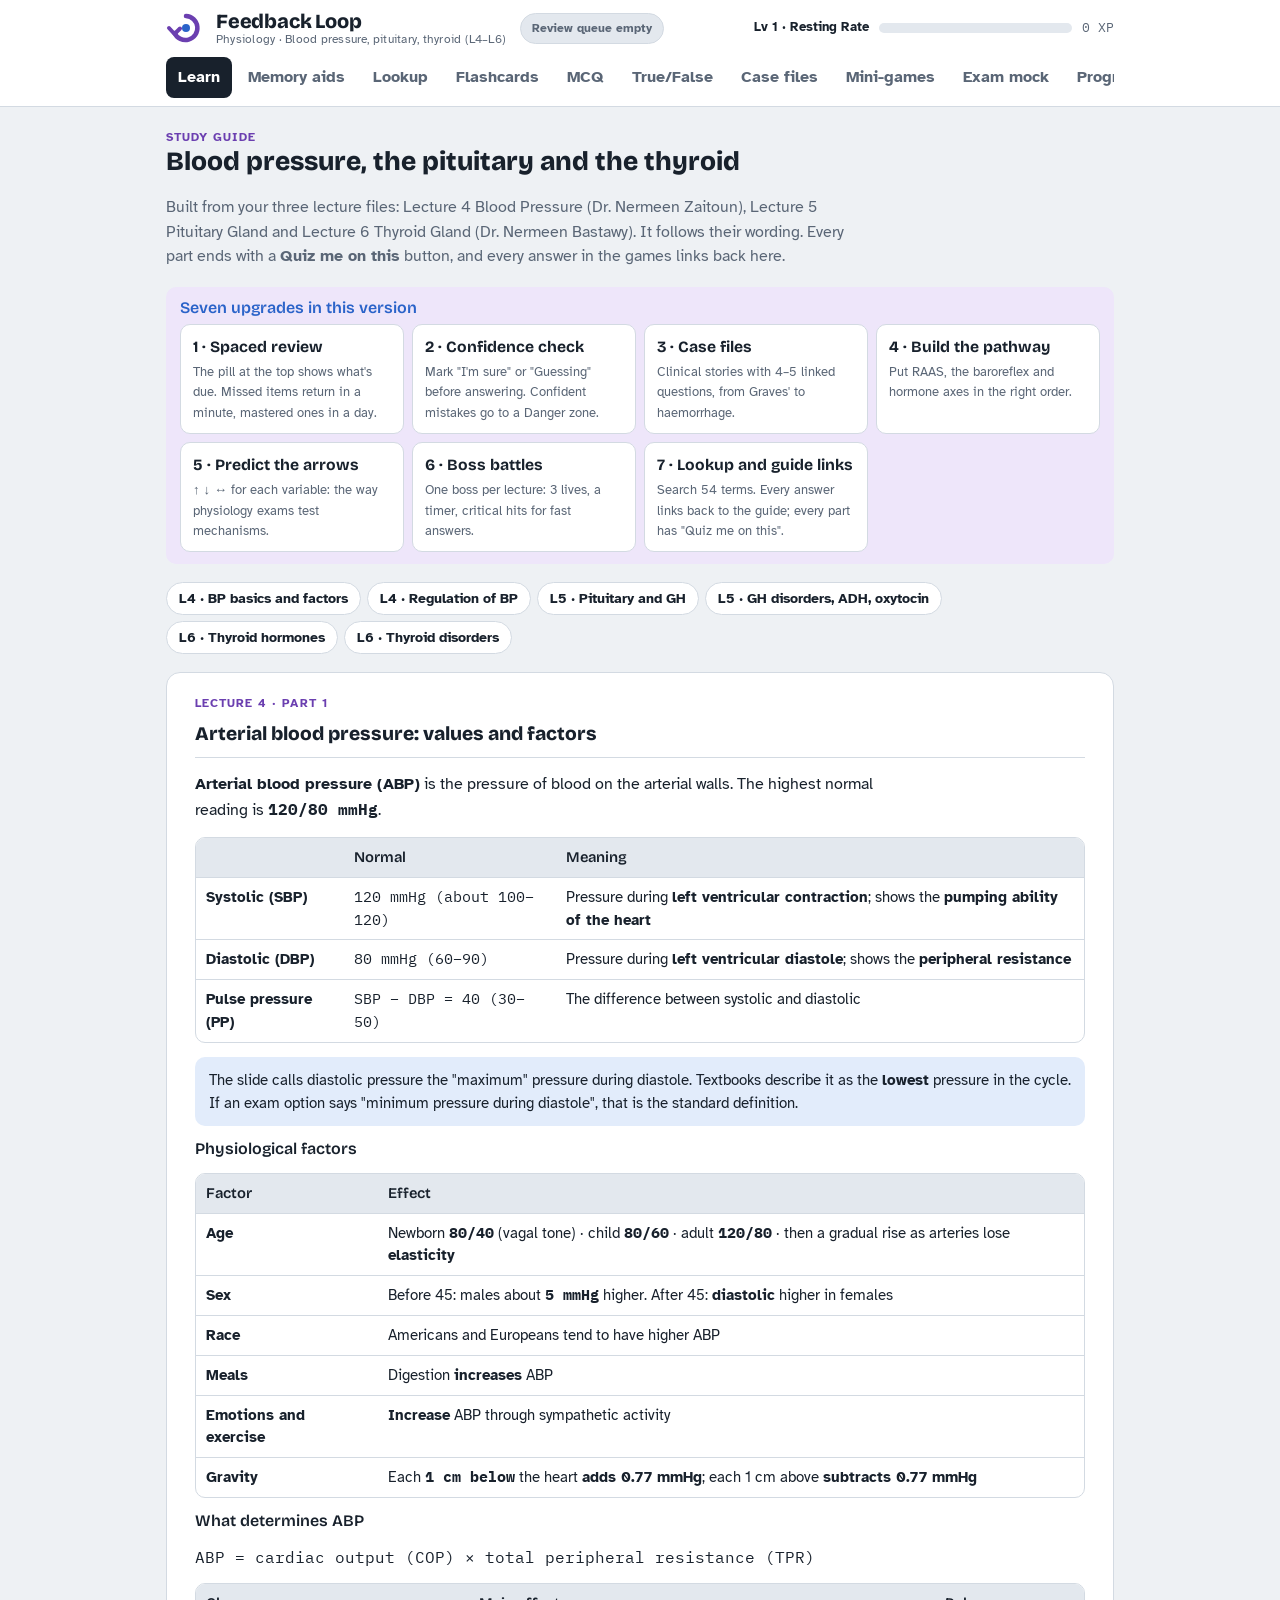
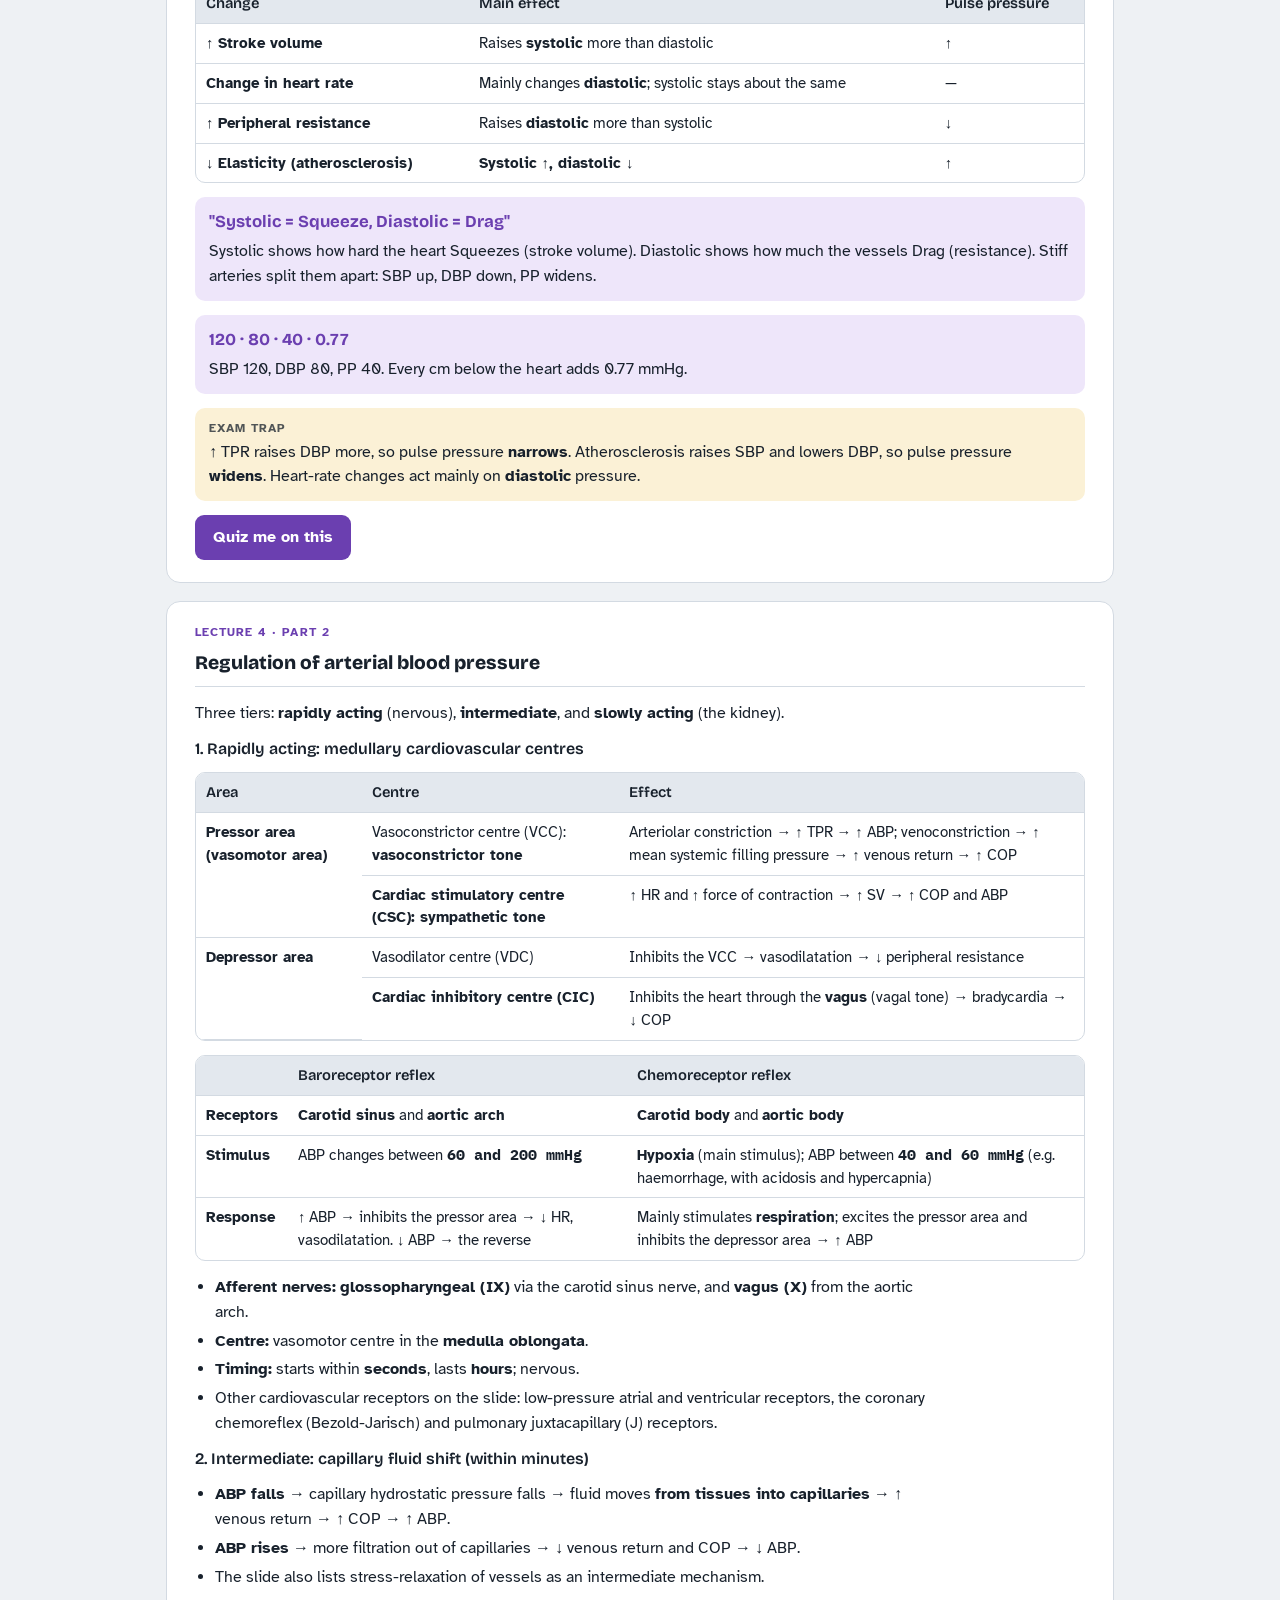
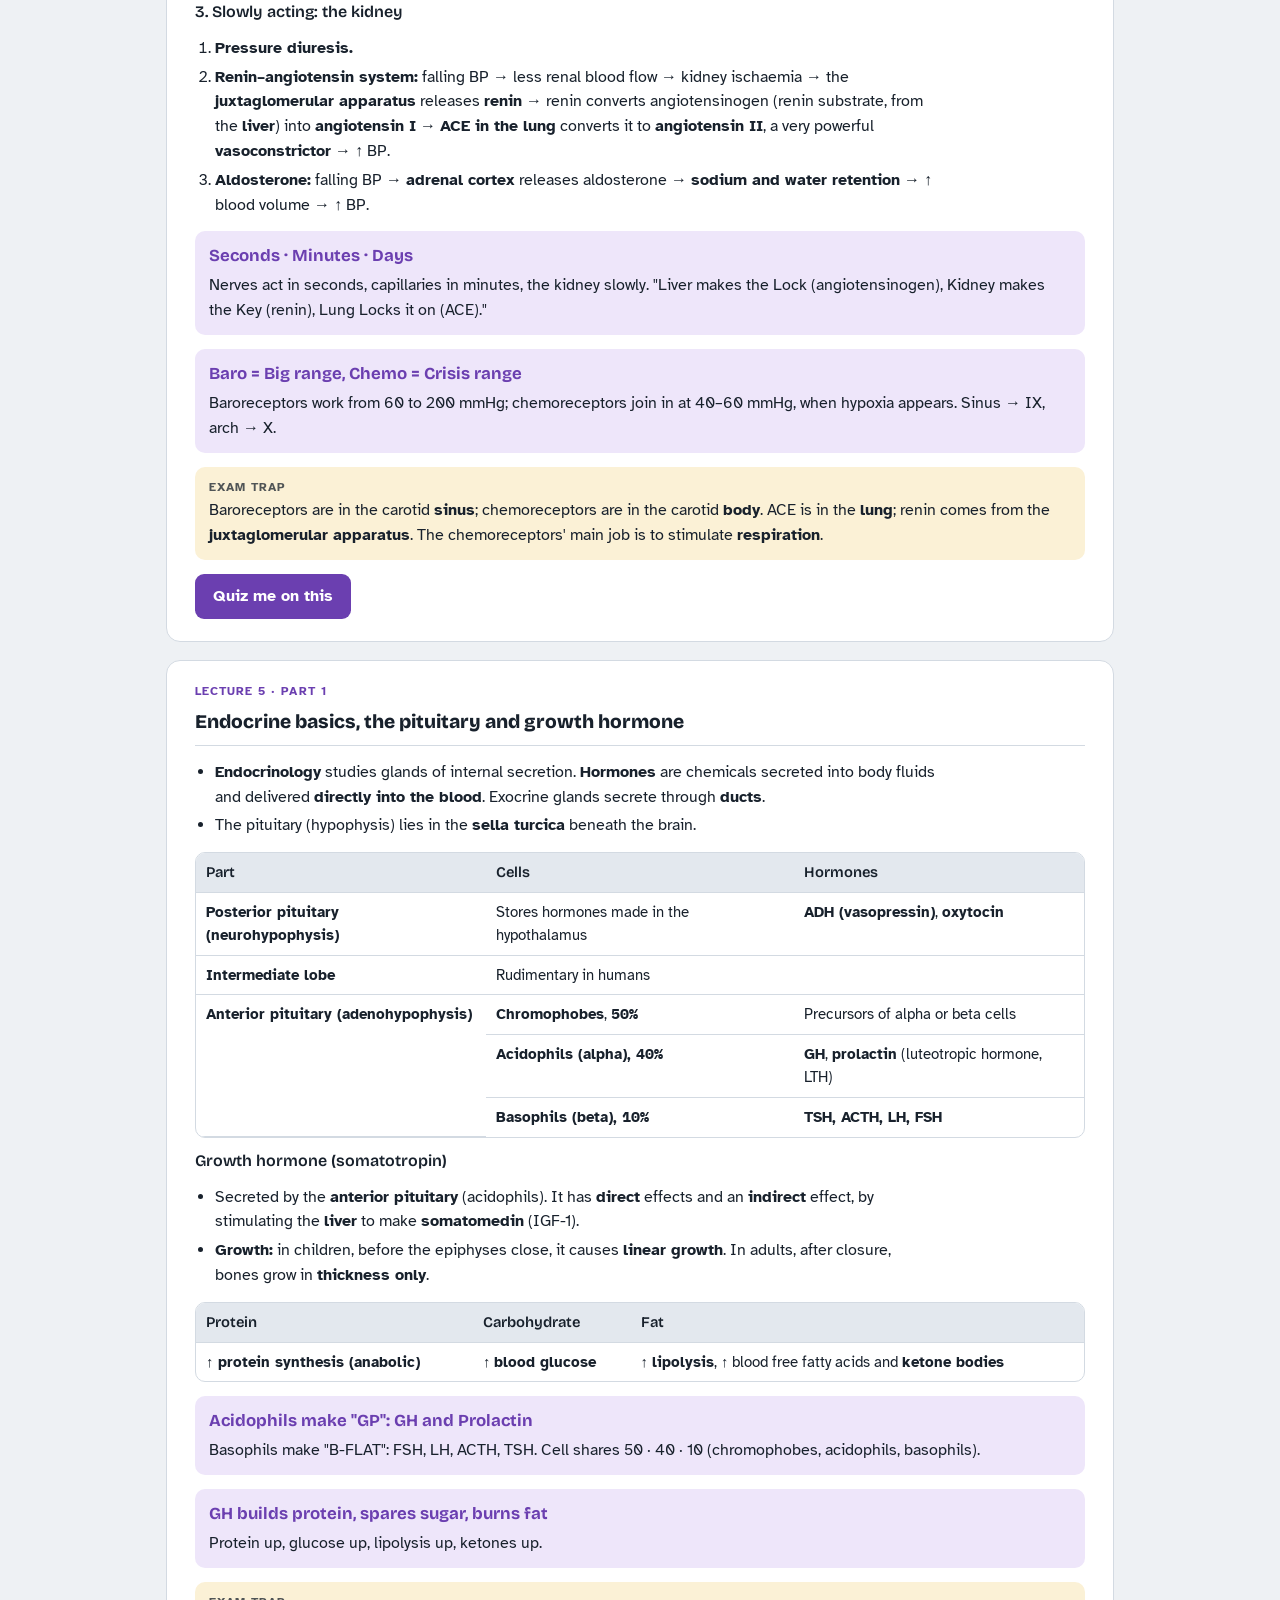
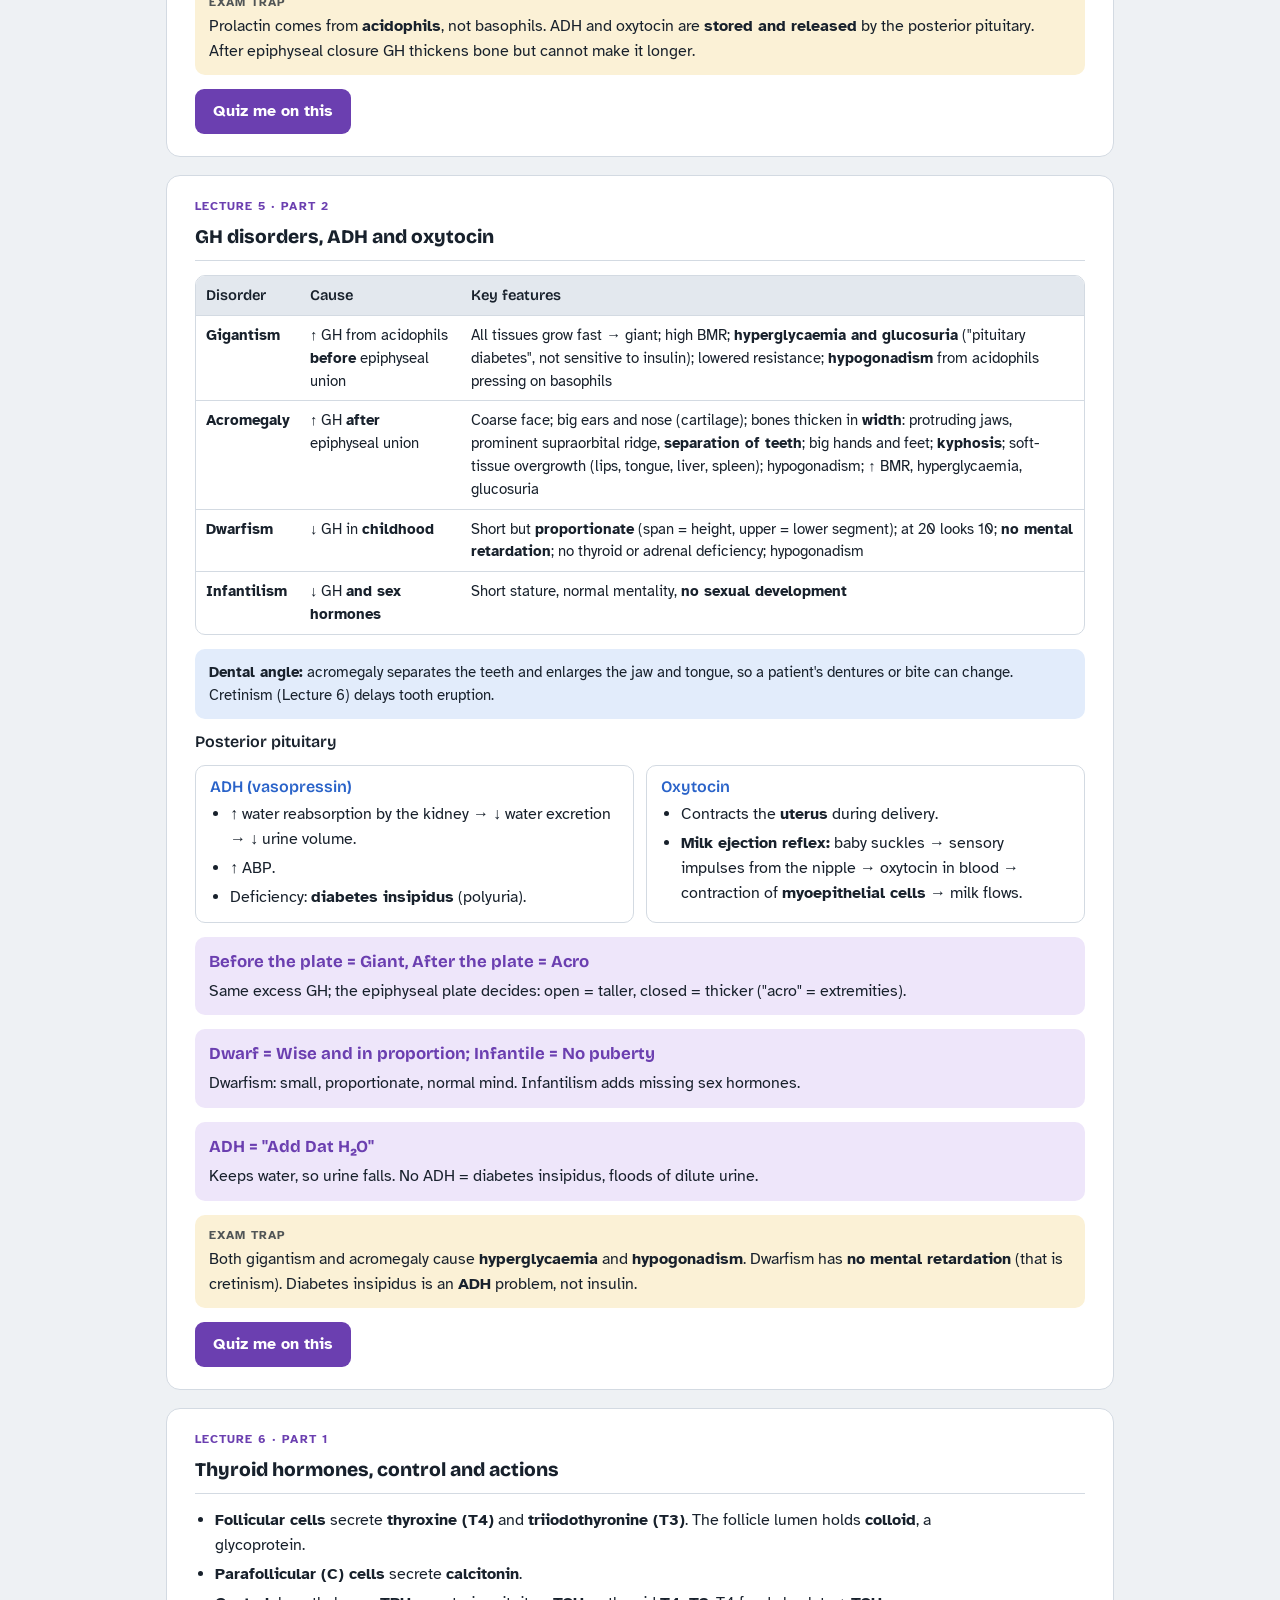
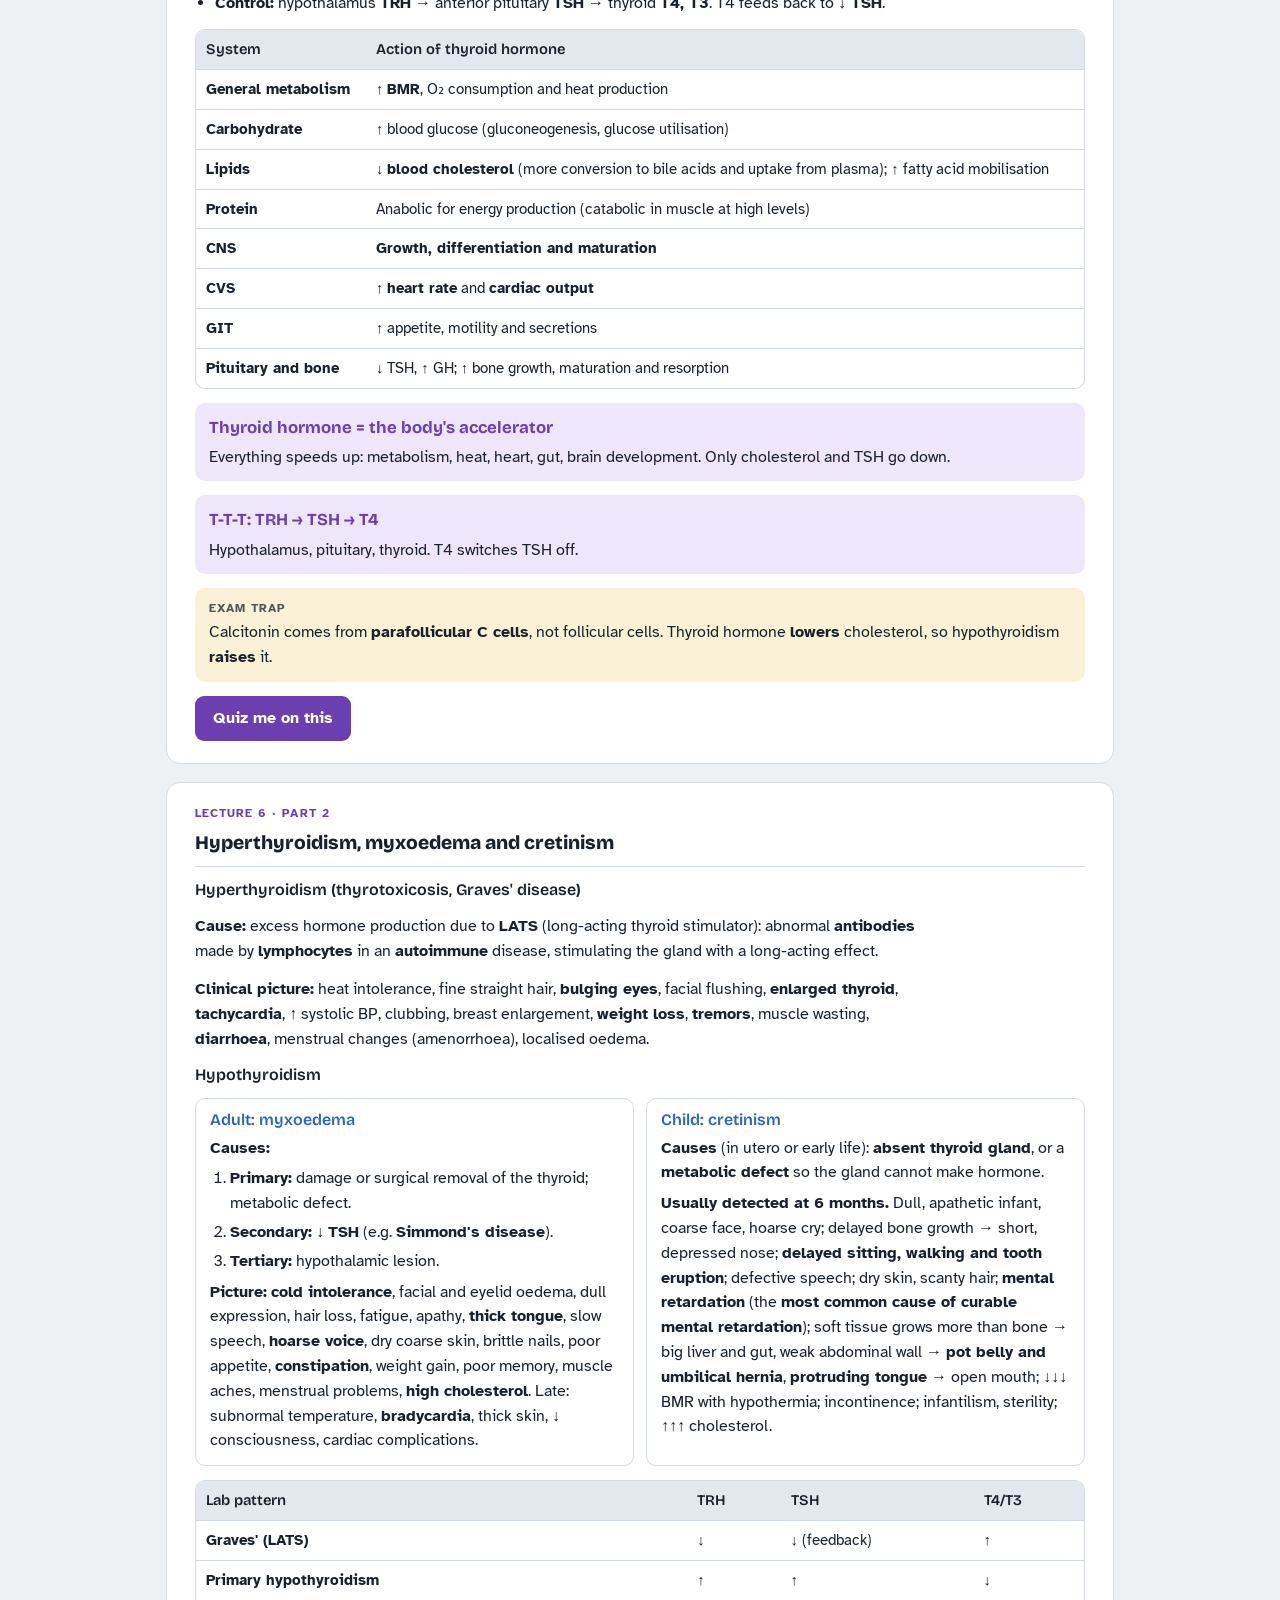
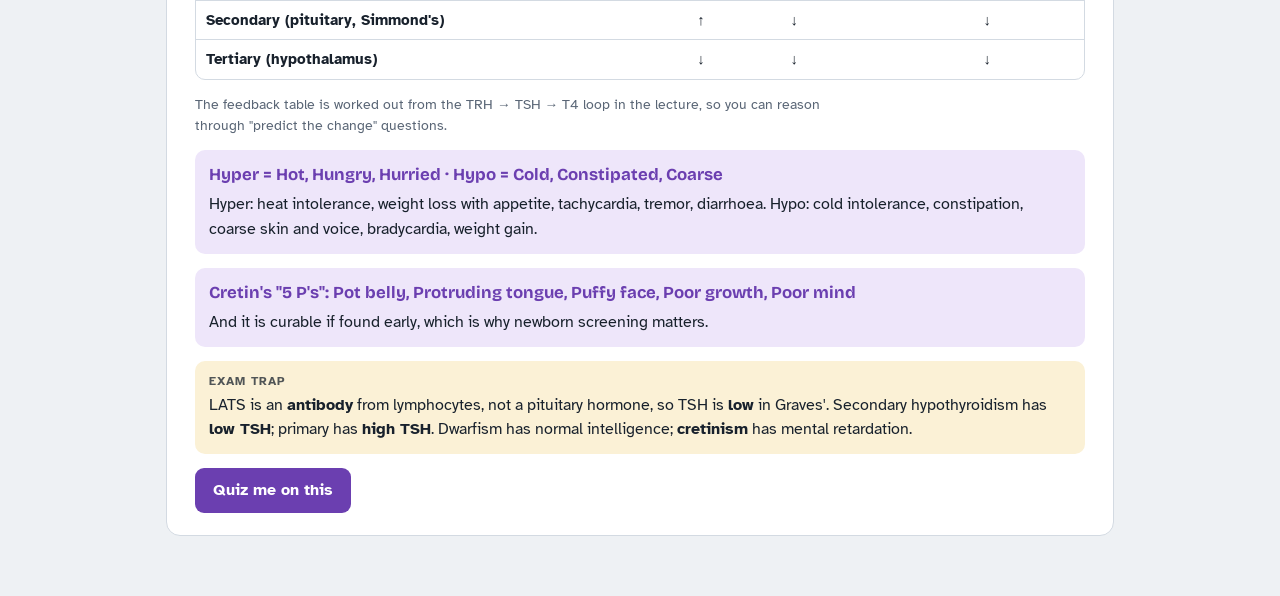
<file: physio/index.html>
<!doctype html>
<html lang="en">
<head>
<meta charset="utf-8">
<meta name="viewport" content="width=device-width, initial-scale=1, viewport-fit=cover">
<meta name="description" content="Physiology study game: blood pressure, pituitary and thyroid (Lectures 4–6). Study guide, MCQs, true/false, case files, boss battles and a 15-question mock.">
<meta property="og:title" content="Feedback Loop · Physiology L4–L6">
<meta property="og:description" content="Study guide, quizzes, case files and games for blood pressure, the pituitary and the thyroid.">
<meta name="theme-color" content="#6B3FB0">
<link rel="icon" href="data:image/svg+xml,%3Csvg xmlns='http://www.w3.org/2000/svg' viewBox='0 0 40 34'%3E%3Cpath d='M20 5 A12 12 0 1 1 8.5 22' fill='none' stroke='%236B3FB0' stroke-width='4.5' stroke-linecap='round'/%3E%3Ccircle cx='20' cy='17' r='4' fill='%232A63C9'/%3E%3C/svg%3E">
<style>:root{padding-top:env(safe-area-inset-top,0px);padding-bottom:env(safe-area-inset-bottom,0px)}</style>
<title>Feedback Loop</title>
<meta name="claude:viewport-fit-sides" content="cover">
<link rel="preconnect" href="https://fonts.googleapis.com">
<link rel="preconnect" href="https://fonts.gstatic.com" crossorigin>
<link rel="stylesheet" href="https://fonts.googleapis.com/css2?family=Bricolage+Grotesque:opsz,wght@12..96,600;12..96,800&family=Atkinson+Hyperlegible:ital,wght@0,400;0,700;1,400&family=IBM+Plex+Mono:wght@500;600&display=swap">
<style>
/* Layout: a histology bench. Sticky header with the XP bar, tab rail, one panel at a time; wax pink is the single loud colour, die-stone yellow marks XP. */
:root{
  --bg:#EEF1F4; --surface:#FFFFFF; --sunk:#E3E8EE; --ink:#18212C; --muted:#5A6676; --line:#D3DAE2;
  --wax:#6B3FB0; --wax-soft:#EEE6FA; --blue:#2A63C9; --blue-soft:#E2ECFB; --stone:#D9A420; --stone-soft:#FBF1D6;
  --good:#1E8F5E; --good-soft:#DDF4E9; --bad:#C8333A; --bad-soft:#FBE2E3;
  --f-display:"Bricolage Grotesque", "Avenir Next", "Segoe UI", system-ui, sans-serif;
  --f-body:"Atkinson Hyperlegible", "Helvetica Neue", Arial, system-ui, sans-serif;
  --f-mono:"IBM Plex Mono", ui-monospace, Menlo, Consolas, monospace;
  --r:10px;
}
@media (prefers-color-scheme: dark){:root:not([data-theme="light"]){
  --bg:#10161E; --surface:#18212C; --sunk:#202B38; --ink:#E7ECF2; --muted:#98A5B6; --line:#2C3847;
  --wax:#B392F0; --wax-soft:#2A2140; --blue:#79A9F5; --blue-soft:#1C2B42; --stone:#F0C24E; --stone-soft:#3A3120;
  --good:#4CC98E; --good-soft:#163428; --bad:#F27378; --bad-soft:#3D1D21; color-scheme:dark}}
:root[data-theme="dark"]{
  --bg:#10161E; --surface:#18212C; --sunk:#202B38; --ink:#E7ECF2; --muted:#98A5B6; --line:#2C3847;
  --wax:#B392F0; --wax-soft:#2A2140; --blue:#79A9F5; --blue-soft:#1C2B42; --stone:#F0C24E; --stone-soft:#3A3120;
  --good:#4CC98E; --good-soft:#163428; --bad:#F27378; --bad-soft:#3D1D21; color-scheme:dark}

*{box-sizing:border-box}
[hidden]{display:none!important}
body{background:var(--bg);color:var(--ink);font-family:var(--f-body);font-size:16px;line-height:1.55;margin:0}
body::before{content:"";position:fixed;inset:0 0 auto;height:env(safe-area-inset-top,0px);z-index:10;background:var(--surface)}
.wrap{max-width:980px;margin:0 auto;padding-left:max(16px,env(safe-area-inset-left,0px));padding-right:max(16px,env(safe-area-inset-right,0px))}
h1,h2,h3,h4{font-family:var(--f-display);line-height:1.15;text-wrap:balance;margin:0}
h2{font-size:1.65rem;font-weight:800}
h3{font-size:1.2rem;font-weight:800}
h4{font-size:1rem;font-weight:600}
p{margin:0}
.mono{font-family:var(--f-mono);font-variant-numeric:tabular-nums}
button{font:inherit;color:inherit;cursor:pointer}
:focus-visible{outline:3px solid var(--blue);outline-offset:2px}

/* header */
header.top{position:sticky;top:env(safe-area-inset-top,0px);z-index:9;background:var(--surface);border-bottom:1px solid var(--line)}
.topbar{display:flex;align-items:center;gap:14px;padding-block:10px;flex-wrap:wrap}
.brand{display:flex;align-items:center;gap:10px;min-width:0}
.brand svg{flex:none}
.brand h1{font-size:1.25rem;font-weight:800;letter-spacing:-.01em}
.brand small{display:block;font-size:.75rem;color:var(--muted);font-family:var(--f-body);font-weight:400;letter-spacing:.02em}
.lvl{margin-left:auto;display:flex;align-items:center;gap:10px;min-width:220px;flex:1 1 220px;max-width:360px}
.lvl .name{font-size:.8rem;font-weight:700;white-space:nowrap}
.bar{flex:1;height:10px;background:var(--sunk);border-radius:99px;overflow:hidden}
.bar>i{display:block;height:100%;background:var(--stone);border-radius:99px;transition:width .4s}
.xp{font-size:.8rem;color:var(--muted)}
nav.tabs{display:flex;gap:4px;overflow-x:auto;padding-bottom:8px;scrollbar-width:none}
nav.tabs::-webkit-scrollbar{display:none}
nav.tabs button{background:none;border:0;padding:8px 12px;border-radius:8px;font-weight:700;color:var(--muted);white-space:nowrap}
nav.tabs button[aria-selected="true"]{background:var(--ink);color:var(--surface)}
nav.tabs button:hover:not([aria-selected="true"]){background:var(--sunk);color:var(--ink)}

main{padding-block:22px 60px}
section.panel{display:flex;flex-direction:column;gap:18px}
.lede{color:var(--muted);max-width:68ch}
.eyebrow{font-size:.72rem;text-transform:uppercase;letter-spacing:.09em;font-weight:700;color:var(--wax)}

/* learn */
.chips{display:flex;gap:6px;flex-wrap:wrap}
.chip{border:1px solid var(--line);background:var(--surface);border-radius:99px;padding:5px 12px;font-size:.85rem;font-weight:700}
.chip[aria-pressed="true"]{background:var(--wax);border-color:var(--wax);color:#fff}
.chapter{background:var(--surface);border:1px solid var(--line);border-radius:14px;padding:22px clamp(16px,3vw,28px);display:flex;flex-direction:column;gap:14px;scroll-margin-top:130px}
.chapter>header{display:flex;flex-direction:column;gap:4px;border-bottom:1px solid var(--line);padding-bottom:12px}
.chapter h3{margin-top:6px}
.chapter ul,.chapter ol{margin:0;padding-left:1.25em;display:flex;flex-direction:column;gap:4px}
.chapter p,.chapter li{max-width:72ch}
.tbl{overflow-x:auto;border:1px solid var(--line);border-radius:var(--r)}
table{border-collapse:collapse;width:100%;font-size:.92rem;min-width:520px}
th,td{padding:8px 10px;text-align:left;vertical-align:top;border-bottom:1px solid var(--line)}
thead th{background:var(--sunk);font-family:var(--f-display);font-weight:600}
tbody tr:last-child td{border-bottom:0}
td:first-child{font-weight:700}
.hook{background:var(--wax-soft);border-radius:var(--r);padding:12px 14px;display:flex;flex-direction:column;gap:4px}
.hook b.k{font-family:var(--f-display);font-size:1.05rem;color:var(--wax)}
.trap{background:var(--stone-soft);border-radius:var(--r);padding:12px 14px}
.trap::before{content:"Exam trap";display:block;font-size:.72rem;text-transform:uppercase;letter-spacing:.09em;font-weight:700;color:var(--ink);opacity:.75;margin-bottom:2px}
.note{background:var(--blue-soft);border-radius:var(--r);padding:12px 14px;font-size:.92rem}
.two{display:grid;grid-template-columns:repeat(auto-fit,minmax(260px,1fr));gap:12px}
.two>*{min-width:0}
.box{border:1px solid var(--line);border-radius:var(--r);padding:12px 14px;display:flex;flex-direction:column;gap:6px}
.box h4{color:var(--blue)}
kbd{font-family:var(--f-mono);font-size:.8em;background:var(--sunk);border-radius:4px;padding:1px 5px}

/* memory */
.mem-grid{display:grid;grid-template-columns:repeat(auto-fill,minmax(280px,1fr));gap:12px}
.mem{background:var(--surface);border:1px solid var(--line);border-radius:12px;padding:14px 16px;display:flex;flex-direction:column;gap:6px}
.mem .t{font-size:.72rem;text-transform:uppercase;letter-spacing:.09em;font-weight:700;color:var(--muted)}
.mem .big{font-family:var(--f-display);font-weight:800;font-size:1.3rem;color:var(--wax);line-height:1.15}
.mem p{font-size:.93rem}
.numgrid{display:grid;grid-template-columns:repeat(auto-fill,minmax(200px,1fr));gap:8px}
.num{background:var(--surface);border:1px solid var(--line);border-radius:10px;padding:10px 12px;display:flex;flex-direction:column;gap:2px}
.num b{font-family:var(--f-mono);font-size:1.25rem;color:var(--blue)}
.num span{font-size:.85rem;color:var(--muted)}

/* game shells */
.card{background:var(--surface);border:1px solid var(--line);border-radius:14px;padding:20px clamp(16px,3vw,26px);display:flex;flex-direction:column;gap:14px}
.modes{display:grid;grid-template-columns:repeat(auto-fill,minmax(210px,1fr));gap:10px}
.mode{background:var(--surface);border:1px solid var(--line);border-radius:12px;padding:14px;text-align:left;display:flex;flex-direction:column;gap:4px}
.mode:hover{border-color:var(--wax)}
.mode b{font-family:var(--f-display);font-size:1.05rem}
.mode span{font-size:.85rem;color:var(--muted)}
.mode .meta{font-family:var(--f-mono);font-size:.75rem;color:var(--wax)}
.btn{background:var(--ink);color:var(--surface);border:0;border-radius:9px;padding:10px 18px;font-weight:700}
.btn.wax{background:var(--wax);color:#fff}
.btn.ghost{background:transparent;color:var(--ink);border:1px solid var(--line)}
.row{display:flex;gap:10px;flex-wrap:wrap;align-items:center}
.hud{display:flex;gap:16px;flex-wrap:wrap;font-size:.85rem;color:var(--muted);align-items:center}
.hud b{color:var(--ink);font-family:var(--f-mono)}
.combo{color:var(--wax)!important}
.stem{font-size:1.12rem;font-weight:700;line-height:1.4}
.tag{font-size:.72rem;text-transform:uppercase;letter-spacing:.08em;font-weight:700;color:var(--blue)}
.opts{display:flex;flex-direction:column;gap:8px}
.opt{display:flex;gap:10px;align-items:flex-start;text-align:left;background:var(--surface);border:1.5px solid var(--line);border-radius:10px;padding:11px 13px;width:100%}
.opt:hover:not(:disabled){border-color:var(--blue)}
.opt .L{font-family:var(--f-mono);font-weight:600;color:var(--muted);flex:none;width:1.2em}
.opt.ok{border-color:var(--good);background:var(--good-soft)}
.opt.no{border-color:var(--bad);background:var(--bad-soft)}
.opt.pick{border-color:var(--blue);background:var(--blue-soft)}
.opt:disabled{cursor:default;color:var(--ink)}
.opts.tf{flex-direction:row}
.opts.tf .opt{flex:1;justify-content:center;font-weight:700;font-size:1.05rem;padding:16px 10px}
.fb{border-radius:10px;padding:12px 14px;font-size:.95rem}
.fb.ok{background:var(--good-soft)}
.fb.no{background:var(--bad-soft)}
.fb b{display:block;margin-bottom:2px}
.progress{height:6px;background:var(--sunk);border-radius:99px;overflow:hidden}
.progress>i{display:block;height:100%;background:var(--wax);transition:width .3s}
.score{font-family:var(--f-display);font-weight:800;font-size:3rem;line-height:1;color:var(--wax)}
.pop{animation:pop .35s ease}
@keyframes pop{0%{transform:scale(.96)}60%{transform:scale(1.02)}100%{transform:scale(1)}}

/* flashcards */
.flash{perspective:1000px;min-height:220px}
.flash-in{position:relative;min-height:220px;transition:transform .45s;transform-style:preserve-3d}
.flash.flipped .flash-in{transform:rotateY(180deg)}
.face{position:absolute;inset:0;backface-visibility:hidden;-webkit-backface-visibility:hidden;border-radius:14px;padding:22px;display:flex;flex-direction:column;justify-content:center;gap:8px;border:1px solid var(--line);background:var(--surface);overflow:auto}
.face.back{transform:rotateY(180deg);background:var(--wax-soft)}
.face .q{font-family:var(--f-display);font-size:1.3rem;font-weight:600}
.face .a{font-size:1.05rem}

/* sorter */
.buckets{display:grid;grid-template-columns:repeat(auto-fit,minmax(150px,1fr));gap:8px}
.bucket{border:1.5px dashed var(--line);background:var(--surface);border-radius:10px;padding:14px 10px;font-weight:700;min-height:64px}
.bucket:hover{border-color:var(--wax);border-style:solid}
.bucket.ok{border:1.5px solid var(--good);background:var(--good-soft)}
.bucket.no{border:1.5px solid var(--bad);background:var(--bad-soft)}
.item{font-family:var(--f-display);font-size:1.4rem;font-weight:600;text-align:center;padding:18px 10px;background:var(--sunk);border-radius:12px}

/* mock */
.qnav{display:flex;flex-wrap:wrap;gap:6px}
.qnav button{width:36px;height:36px;border-radius:8px;border:1px solid var(--line);background:var(--surface);font-family:var(--f-mono);font-size:.85rem}
.qnav button.ans{background:var(--blue-soft);border-color:var(--blue)}
.qnav button.cur{outline:2px solid var(--ink)}
.qnav button.flag{border-color:var(--stone);box-shadow:inset 0 -4px 0 var(--stone)}
.qnav button.r-ok{background:var(--good-soft);border-color:var(--good)}
.qnav button.r-no{background:var(--bad-soft);border-color:var(--bad)}
.timer{font-family:var(--f-mono);font-size:1.1rem;font-weight:600}
.timer.low{color:var(--bad)}

/* progress tab */
.tbars{display:flex;flex-direction:column;gap:10px}
.tbar{display:grid;grid-template-columns:minmax(120px,220px) 1fr 70px;gap:10px;align-items:center;font-size:.9rem}
.tbar .bar>i{background:var(--wax)}
.badges{display:flex;flex-wrap:wrap;gap:8px}
.badge{border:1px solid var(--line);border-radius:99px;padding:6px 12px;font-size:.85rem;font-weight:700;color:var(--muted);background:var(--surface)}
.badge.on{border-color:var(--stone);background:var(--stone-soft);color:var(--ink)}
.toast{position:fixed;left:50%;bottom:calc(18px + env(safe-area-inset-bottom,0px));transform:translateX(-50%);background:var(--ink);color:var(--surface);padding:10px 16px;border-radius:10px;font-weight:700;z-index:20;max-width:calc(100% - 32px)}
.muted{color:var(--muted)}
.small{font-size:.85rem}
@media (max-width:560px){
  .tbar{grid-template-columns:1fr 60px}.tbar .bar{grid-column:1/-1;grid-row:2}
  .score{font-size:2.4rem}
  .lvl{max-width:none}
}

.duepill{border:1px solid var(--line);background:var(--sunk);color:var(--muted);border-radius:99px;padding:5px 11px;font-weight:700;font-size:.78rem;white-space:nowrap}
.duepill.hot{background:var(--stone-soft);border-color:var(--stone);color:var(--ink)}
.new7{background:var(--wax-soft);border:0}
.new7grid{display:grid;grid-template-columns:repeat(auto-fill,minmax(220px,1fr));gap:8px}
.n7{text-align:left;background:var(--surface);border:1px solid var(--line);border-radius:10px;padding:10px 12px;display:flex;flex-direction:column;gap:3px}
.n7:hover{border-color:var(--wax)}.n7 b{font-family:var(--f-display);font-size:.98rem}.n7 span{font-size:.82rem;color:var(--muted)}
.pill{display:inline-block;background:var(--wax-soft);color:var(--wax);border-radius:99px;padding:2px 10px;font-size:.75rem;font-weight:700}
.conf{display:flex;gap:6px;align-items:center;flex-wrap:wrap}
.conf .chip{padding:4px 11px;font-size:.8rem}
.note2{margin-top:6px;font-size:.9rem;font-weight:700}
.readlink{display:inline-block;margin-top:6px;font-weight:700;color:var(--blue);text-decoration:none}
.readlink:hover{text-decoration:underline}
.mode.due{border-color:var(--stone);background:var(--stone-soft)}
.mode.danger{border-color:var(--bad);background:var(--bad-soft)}
.mode.bossmode{border-color:var(--wax)}
.story{background:var(--sunk);border-radius:10px;padding:12px 14px;font-size:.98rem}
.pathlist{margin:0;padding-left:1.4em;display:flex;flex-direction:column;gap:6px}
.pathlist li{background:var(--good-soft);border-radius:8px;padding:6px 10px}
.pathlist li.ghost{background:transparent;color:var(--muted)}
.pathchips{display:flex;flex-wrap:wrap;gap:8px}
.pchip{border:1.5px solid var(--line);background:var(--surface);border-radius:10px;padding:9px 12px;text-align:left;font-size:.92rem}
.pchip:hover{border-color:var(--blue)}.pchip.no{border-color:var(--bad);background:var(--bad-soft)}
.shake{animation:shake .4s}@keyframes shake{25%{transform:translateX(-4px)}75%{transform:translateX(4px)}}
.arrows{display:flex;flex-direction:column;gap:8px}
.arow{display:flex;justify-content:space-between;align-items:center;gap:10px;border:1px solid var(--line);border-radius:10px;padding:8px 12px;flex-wrap:wrap}
.arow.ok{border-color:var(--good);background:var(--good-soft)}.arow.no{border-color:var(--bad);background:var(--bad-soft)}
.abtns{display:flex;gap:6px}
.abtn{width:46px;height:40px;border-radius:9px;border:1.5px solid var(--line);background:var(--surface);font-size:1.25rem;font-weight:700}
.abtn.sel{border-color:var(--blue);background:var(--blue-soft)}.abtn.right{box-shadow:inset 0 0 0 2px var(--good)}
.bossname{display:flex;justify-content:space-between;align-items:baseline;font-family:var(--f-display)}
.bossname b{font-size:1.2rem}
.hp{height:14px;background:var(--sunk);border-radius:99px;overflow:hidden}
.hp>i{display:block;height:100%;background:var(--bad);transition:width .35s}
.hearts{color:var(--bad);font-size:1.15rem;letter-spacing:2px}.hearts .lost{opacity:.25}
#lkInput{width:100%;font:inherit;font-size:1.05rem;padding:10px 12px;border:1.5px solid var(--line);border-radius:10px;background:var(--surface);color:var(--ink)}
.gl{border-bottom:1px solid var(--line);padding:10px 0;display:flex;flex-direction:column;gap:4px}
.gl:last-child{border-bottom:0}.glh{display:flex;justify-content:space-between;gap:10px;flex-wrap:wrap;align-items:baseline}
@media (max-width:560px){.duepill{order:3}}
@media (prefers-reduced-motion:reduce){*{transition:none!important;animation:none!important}}
</style>

</head>
<body>
<header class="top">
  <div class="wrap">
    <div class="topbar">
      <div class="brand">
        <svg width="40" height="34" viewBox="0 0 40 34" aria-hidden="true">
          <path d="M20 5 A12 12 0 1 1 8.5 22" fill="none" stroke="var(--wax)" stroke-width="4.5" stroke-linecap="round"/>
          <path d="M3 17 L8.5 23 L14 17.5" fill="none" stroke="var(--wax)" stroke-width="4" stroke-linecap="round" stroke-linejoin="round"/>
          <circle cx="20" cy="17" r="4" fill="var(--blue)"/></svg>
        <h1>Feedback Loop<small>Physiology · Blood pressure, pituitary, thyroid (L4–L6)</small></h1>
      </div>
      <button class="duepill" id="duePill" title="Spaced review queue">Review queue empty</button>
      <div class="lvl" aria-label="Level and XP">
        <span class="name" id="lvlName">Resting Rate</span>
        <div class="bar"><i id="xpBar" style="width:0%"></i></div>
        <span class="xp mono" id="xpText">0 XP</span>
      </div>
    </div>
    <nav class="tabs" role="tablist" aria-label="Sections">
      <button role="tab" data-tab="learn" aria-selected="true">Learn</button>
      <button role="tab" data-tab="memory" aria-selected="false">Memory aids</button>
      <button role="tab" data-tab="lookup" aria-selected="false">Lookup</button>
      <button role="tab" data-tab="cards" aria-selected="false">Flashcards</button>
      <button role="tab" data-tab="quiz" aria-selected="false">MCQ</button>
      <button role="tab" data-tab="tf" aria-selected="false">True/False</button>
      <button role="tab" data-tab="cases" aria-selected="false">Case files</button>
      <button role="tab" data-tab="games" aria-selected="false">Mini-games</button>
      <button role="tab" data-tab="mock" aria-selected="false">Exam mock</button>
      <button role="tab" data-tab="progress" aria-selected="false">Progress</button>
    </nav>
  </div>
</header>

<main class="wrap">

<!-- ================= LEARN ================= -->
<section class="panel" id="p-learn">
  <div>
    <p class="eyebrow">Study guide</p>
    <h2>Blood pressure, the pituitary and the thyroid</h2>
  </div>
  <p class="lede">Built from your three lecture files: Lecture 4 Blood Pressure (Dr. Nermeen Zaitoun), Lecture 5 Pituitary Gland and Lecture 6 Thyroid Gland (Dr. Nermeen Bastawy). It follows their wording. Every part ends with a <b>Quiz me on this</b> button, and every answer in the games links back here.</p>
<div class="box new7"><h4>Seven upgrades in this version</h4><div class="new7grid">
    <button class="n7" data-goto="quiz"><b>1 · Spaced review</b><span>The pill at the top shows what's due. Missed items return in a minute, mastered ones in a day.</span></button>
    <button class="n7" data-goto="quiz"><b>2 · Confidence check</b><span>Mark "I'm sure" or "Guessing" before answering. Confident mistakes go to a Danger zone.</span></button>
    <button class="n7" data-goto="cases"><b>3 · Case files</b><span>Clinical stories with 4–5 linked questions, from Graves' to haemorrhage.</span></button>
    <button class="n7" data-goto="games" data-mode="path"><b>4 · Build the pathway</b><span>Put RAAS, the baroreflex and hormone axes in the right order.</span></button>
    <button class="n7" data-goto="games" data-mode="arrows"><b>5 · Predict the arrows</b><span>↑ ↓ ↔ for each variable: the way physiology exams test mechanisms.</span></button>
    <button class="n7" data-goto="games"><b>6 · Boss battles</b><span>One boss per lecture: 3 lives, a timer, critical hits for fast answers.</span></button>
    <button class="n7" data-goto="lookup"><b>7 · Lookup and guide links</b><span>Search 54 terms. Every answer links back to the guide; every part has "Quiz me on this".</span></button>
  </div></div>
  <div class="chips" id="learnChips">
    <button class="chip" data-jump="c-bpb">L4 · BP basics and factors</button>
    <button class="chip" data-jump="c-bpr">L4 · Regulation of BP</button>
    <button class="chip" data-jump="c-pit">L5 · Pituitary and GH</button>
    <button class="chip" data-jump="c-pitd">L5 · GH disorders, ADH, oxytocin</button>
    <button class="chip" data-jump="c-thy">L6 · Thyroid hormones</button>
    <button class="chip" data-jump="c-thyd">L6 · Thyroid disorders</button>
  </div>

  <article class="chapter" id="c-bpb">
    <header><p class="eyebrow">Lecture 4 · part 1</p><h3>Arterial blood pressure: values and factors</h3></header>
    <p><b>Arterial blood pressure (ABP)</b> is the pressure of blood on the arterial walls. The highest normal reading is <b class="mono">120/80 mmHg</b>.</p>
    <div class="tbl"><table>
      <thead><tr><th></th><th>Normal</th><th>Meaning</th></tr></thead>
      <tbody>
        <tr><td>Systolic (SBP)</td><td class="mono">120 mmHg (about 100–120)</td><td>Pressure during <b>left ventricular contraction</b>; shows the <b>pumping ability of the heart</b></td></tr>
        <tr><td>Diastolic (DBP)</td><td class="mono">80 mmHg (60–90)</td><td>Pressure during <b>left ventricular diastole</b>; shows the <b>peripheral resistance</b></td></tr>
        <tr><td>Pulse pressure (PP)</td><td class="mono">SBP − DBP = 40 (30–50)</td><td>The difference between systolic and diastolic</td></tr>
      </tbody></table></div>
    <div class="note">The slide calls diastolic pressure the "maximum" pressure during diastole. Textbooks describe it as the <b>lowest</b> pressure in the cycle. If an exam option says "minimum pressure during diastole", that is the standard definition.</div>
    <h4>Physiological factors</h4>
    <div class="tbl"><table>
      <thead><tr><th>Factor</th><th>Effect</th></tr></thead>
      <tbody>
        <tr><td>Age</td><td>Newborn <b class="mono">80/40</b> (vagal tone) · child <b class="mono">80/60</b> · adult <b class="mono">120/80</b> · then a gradual rise as arteries lose <b>elasticity</b></td></tr>
        <tr><td>Sex</td><td>Before 45: males about <b class="mono">5 mmHg</b> higher. After 45: <b>diastolic</b> higher in females</td></tr>
        <tr><td>Race</td><td>Americans and Europeans tend to have higher ABP</td></tr>
        <tr><td>Meals</td><td>Digestion <b>increases</b> ABP</td></tr>
        <tr><td>Emotions and exercise</td><td><b>Increase</b> ABP through sympathetic activity</td></tr>
        <tr><td>Gravity</td><td>Each <b class="mono">1 cm below</b> the heart <b>adds 0.77 mmHg</b>; each 1 cm above <b>subtracts 0.77 mmHg</b></td></tr>
      </tbody></table></div>
    <h4>What determines ABP</h4>
    <p class="mono">ABP = cardiac output (COP) × total peripheral resistance (TPR)</p>
    <div class="tbl"><table>
      <thead><tr><th>Change</th><th>Main effect</th><th>Pulse pressure</th></tr></thead>
      <tbody>
        <tr><td>↑ Stroke volume</td><td>Raises <b>systolic</b> more than diastolic</td><td>↑</td></tr>
        <tr><td>Change in heart rate</td><td>Mainly changes <b>diastolic</b>; systolic stays about the same</td><td>—</td></tr>
        <tr><td>↑ Peripheral resistance</td><td>Raises <b>diastolic</b> more than systolic</td><td><b>↓</b></td></tr>
        <tr><td>↓ Elasticity (atherosclerosis)</td><td><b>Systolic ↑, diastolic ↓</b></td><td><b>↑</b></td></tr>
      </tbody></table></div>
    <div class="hook"><b class="k">"Systolic = Squeeze, Diastolic = Drag"</b><span>Systolic shows how hard the heart Squeezes (stroke volume). Diastolic shows how much the vessels Drag (resistance). Stiff arteries split them apart: SBP up, DBP down, PP widens.</span></div>
    <div class="hook"><b class="k">120 · 80 · 40 · 0.77</b><span>SBP 120, DBP 80, PP 40. Every cm below the heart adds 0.77 mmHg.</span></div>
    <div class="trap">↑ TPR raises DBP more, so pulse pressure <b>narrows</b>. Atherosclerosis raises SBP and lowers DBP, so pulse pressure <b>widens</b>. Heart-rate changes act mainly on <b>diastolic</b> pressure.</div>
    <div class="row"><button class="btn wax qmb" data-topic="bpb">Quiz me on this</button></div>
  </article>

  <article class="chapter" id="c-bpr">
    <header><p class="eyebrow">Lecture 4 · part 2</p><h3>Regulation of arterial blood pressure</h3></header>
    <p>Three tiers: <b>rapidly acting</b> (nervous), <b>intermediate</b>, and <b>slowly acting</b> (the kidney).</p>
    <h4>1. Rapidly acting: medullary cardiovascular centres</h4>
    <div class="tbl"><table>
      <thead><tr><th>Area</th><th>Centre</th><th>Effect</th></tr></thead>
      <tbody>
        <tr><td rowspan="2">Pressor area (vasomotor area)</td><td>Vasoconstrictor centre (VCC): <b>vasoconstrictor tone</b></td><td>Arteriolar constriction → ↑ TPR → ↑ ABP; venoconstriction → ↑ mean systemic filling pressure → ↑ venous return → ↑ COP</td></tr>
        <tr><td>Cardiac stimulatory centre (CSC): <b>sympathetic tone</b></td><td>↑ HR and ↑ force of contraction → ↑ SV → ↑ COP and ABP</td></tr>
        <tr><td rowspan="2">Depressor area</td><td>Vasodilator centre (VDC)</td><td>Inhibits the VCC → vasodilatation → ↓ peripheral resistance</td></tr>
        <tr><td>Cardiac inhibitory centre (CIC)</td><td>Inhibits the heart through the <b>vagus</b> (vagal tone) → bradycardia → ↓ COP</td></tr>
      </tbody></table></div>
    <div class="tbl"><table>
      <thead><tr><th></th><th>Baroreceptor reflex</th><th>Chemoreceptor reflex</th></tr></thead>
      <tbody>
        <tr><td>Receptors</td><td><b>Carotid sinus</b> and <b>aortic arch</b></td><td><b>Carotid body</b> and <b>aortic body</b></td></tr>
        <tr><td>Stimulus</td><td>ABP changes between <b class="mono">60 and 200 mmHg</b></td><td><b>Hypoxia</b> (main stimulus); ABP between <b class="mono">40 and 60 mmHg</b> (e.g. haemorrhage, with acidosis and hypercapnia)</td></tr>
        <tr><td>Response</td><td>↑ ABP → inhibits the pressor area → ↓ HR, vasodilatation. ↓ ABP → the reverse</td><td>Mainly stimulates <b>respiration</b>; excites the pressor area and inhibits the depressor area → ↑ ABP</td></tr>
      </tbody></table></div>
    <ul>
      <li><b>Afferent nerves:</b> <b>glossopharyngeal (IX)</b> via the carotid sinus nerve, and <b>vagus (X)</b> from the aortic arch.</li>
      <li><b>Centre:</b> vasomotor centre in the <b>medulla oblongata</b>.</li>
      <li><b>Timing:</b> starts within <b>seconds</b>, lasts <b>hours</b>; nervous.</li>
      <li>Other cardiovascular receptors on the slide: low-pressure atrial and ventricular receptors, the coronary chemoreflex (Bezold-Jarisch) and pulmonary juxtacapillary (J) receptors.</li>
    </ul>
    <h4>2. Intermediate: capillary fluid shift (within minutes)</h4>
    <ul>
      <li><b>ABP falls</b> → capillary hydrostatic pressure falls → fluid moves <b>from tissues into capillaries</b> → ↑ venous return → ↑ COP → ↑ ABP.</li>
      <li><b>ABP rises</b> → more filtration out of capillaries → ↓ venous return and COP → ↓ ABP.</li>
      <li>The slide also lists stress-relaxation of vessels as an intermediate mechanism.</li>
    </ul>
    <h4>3. Slowly acting: the kidney</h4>
    <ol>
      <li><b>Pressure diuresis.</b></li>
      <li><b>Renin–angiotensin system:</b> falling BP → less renal blood flow → kidney ischaemia → the <b>juxtaglomerular apparatus</b> releases <b>renin</b> → renin converts angiotensinogen (renin substrate, from the <b>liver</b>) into <b>angiotensin I</b> → <b>ACE in the lung</b> converts it to <b>angiotensin II</b>, a very powerful <b>vasoconstrictor</b> → ↑ BP.</li>
      <li><b>Aldosterone:</b> falling BP → <b>adrenal cortex</b> releases aldosterone → <b>sodium and water retention</b> → ↑ blood volume → ↑ BP.</li>
    </ol>
    <div class="hook"><b class="k">Seconds · Minutes · Days</b><span>Nerves act in seconds, capillaries in minutes, the kidney slowly. "Liver makes the Lock (angiotensinogen), Kidney makes the Key (renin), Lung Locks it on (ACE)."</span></div>
    <div class="hook"><b class="k">Baro = Big range, Chemo = Crisis range</b><span>Baroreceptors work from 60 to 200 mmHg; chemoreceptors join in at 40–60 mmHg, when hypoxia appears. Sinus → IX, arch → X.</span></div>
    <div class="trap">Baroreceptors are in the carotid <b>sinus</b>; chemoreceptors are in the carotid <b>body</b>. ACE is in the <b>lung</b>; renin comes from the <b>juxtaglomerular apparatus</b>. The chemoreceptors' main job is to stimulate <b>respiration</b>.</div>
    <div class="row"><button class="btn wax qmb" data-topic="bpr">Quiz me on this</button></div>
  </article>

  <article class="chapter" id="c-pit">
    <header><p class="eyebrow">Lecture 5 · part 1</p><h3>Endocrine basics, the pituitary and growth hormone</h3></header>
    <ul>
      <li><b>Endocrinology</b> studies glands of internal secretion. <b>Hormones</b> are chemicals secreted into body fluids and delivered <b>directly into the blood</b>. Exocrine glands secrete through <b>ducts</b>.</li>
      <li>The pituitary (hypophysis) lies in the <b>sella turcica</b> beneath the brain.</li>
    </ul>
    <div class="tbl"><table>
      <thead><tr><th>Part</th><th>Cells</th><th>Hormones</th></tr></thead>
      <tbody>
        <tr><td>Posterior pituitary (neurohypophysis)</td><td>Stores hormones made in the hypothalamus</td><td><b>ADH (vasopressin)</b>, <b>oxytocin</b></td></tr>
        <tr><td>Intermediate lobe</td><td colspan="2">Rudimentary in humans</td></tr>
        <tr><td rowspan="3">Anterior pituitary (adenohypophysis)</td><td><b>Chromophobes</b>, <b class="mono">50%</b></td><td>Precursors of alpha or beta cells</td></tr>
        <tr><td><b>Acidophils (alpha)</b>, <b class="mono">40%</b></td><td><b>GH</b>, <b>prolactin</b> (luteotropic hormone, LTH)</td></tr>
        <tr><td><b>Basophils (beta)</b>, <b class="mono">10%</b></td><td><b>TSH, ACTH, LH, FSH</b></td></tr>
      </tbody></table></div>
    <h4>Growth hormone (somatotropin)</h4>
    <ul>
      <li>Secreted by the <b>anterior pituitary</b> (acidophils). It has <b>direct</b> effects and an <b>indirect</b> effect, by stimulating the <b>liver</b> to make <b>somatomedin</b> (IGF-1).</li>
      <li><b>Growth:</b> in children, before the epiphyses close, it causes <b>linear growth</b>. In adults, after closure, bones grow in <b>thickness only</b>.</li>
    </ul>
    <div class="tbl"><table>
      <thead><tr><th>Protein</th><th>Carbohydrate</th><th>Fat</th></tr></thead>
      <tbody><tr><td>↑ protein synthesis (<b>anabolic</b>)</td><td>↑ <b>blood glucose</b></td><td>↑ <b>lipolysis</b>, ↑ blood free fatty acids and <b>ketone bodies</b></td></tr></tbody></table></div>
    <div class="hook"><b class="k">Acidophils make "GP": GH and Prolactin</b><span>Basophils make "B-FLAT": FSH, LH, ACTH, TSH. Cell shares 50 · 40 · 10 (chromophobes, acidophils, basophils).</span></div>
    <div class="hook"><b class="k">GH builds protein, spares sugar, burns fat</b><span>Protein up, glucose up, lipolysis up, ketones up.</span></div>
    <div class="trap">Prolactin comes from <b>acidophils</b>, not basophils. ADH and oxytocin are <b>stored and released</b> by the posterior pituitary. After epiphyseal closure GH thickens bone but cannot make it longer.</div>
    <div class="row"><button class="btn wax qmb" data-topic="pit">Quiz me on this</button></div>
  </article>

  <article class="chapter" id="c-pitd">
    <header><p class="eyebrow">Lecture 5 · part 2</p><h3>GH disorders, ADH and oxytocin</h3></header>
    <div class="tbl"><table>
      <thead><tr><th>Disorder</th><th>Cause</th><th>Key features</th></tr></thead>
      <tbody>
        <tr><td>Gigantism</td><td>↑ GH from acidophils <b>before</b> epiphyseal union</td><td>All tissues grow fast → giant; high BMR; <b>hyperglycaemia and glucosuria</b> ("pituitary diabetes", not sensitive to insulin); lowered resistance; <b>hypogonadism</b> from acidophils pressing on basophils</td></tr>
        <tr><td>Acromegaly</td><td>↑ GH <b>after</b> epiphyseal union</td><td>Coarse face; big ears and nose (cartilage); bones thicken in <b>width</b>: protruding jaws, prominent supraorbital ridge, <b>separation of teeth</b>; big hands and feet; <b>kyphosis</b>; soft-tissue overgrowth (lips, tongue, liver, spleen); hypogonadism; ↑ BMR, hyperglycaemia, glucosuria</td></tr>
        <tr><td>Dwarfism</td><td>↓ GH in <b>childhood</b></td><td>Short but <b>proportionate</b> (span = height, upper = lower segment); at 20 looks 10; <b>no mental retardation</b>; no thyroid or adrenal deficiency; hypogonadism</td></tr>
        <tr><td>Infantilism</td><td>↓ GH <b>and sex hormones</b></td><td>Short stature, normal mentality, <b>no sexual development</b></td></tr>
      </tbody></table></div>
    <div class="note"><b>Dental angle:</b> acromegaly separates the teeth and enlarges the jaw and tongue, so a patient's dentures or bite can change. Cretinism (Lecture 6) delays tooth eruption.</div>
    <h4>Posterior pituitary</h4>
    <div class="two">
      <div class="box"><h4>ADH (vasopressin)</h4><ul>
        <li>↑ water reabsorption by the kidney → ↓ water excretion → ↓ urine volume.</li>
        <li>↑ ABP.</li>
        <li>Deficiency: <b>diabetes insipidus</b> (polyuria).</li></ul></div>
      <div class="box"><h4>Oxytocin</h4><ul>
        <li>Contracts the <b>uterus</b> during delivery.</li>
        <li><b>Milk ejection reflex:</b> baby suckles → sensory impulses from the nipple → oxytocin in blood → contraction of <b>myoepithelial cells</b> → milk flows.</li></ul></div>
    </div>
    <div class="hook"><b class="k">Before the plate = Giant, After the plate = Acro</b><span>Same excess GH; the epiphyseal plate decides: open = taller, closed = thicker ("acro" = extremities).</span></div>
    <div class="hook"><b class="k">Dwarf = Wise and in proportion; Infantile = No puberty</b><span>Dwarfism: small, proportionate, normal mind. Infantilism adds missing sex hormones.</span></div>
    <div class="hook"><b class="k">ADH = "Add Dat H₂O"</b><span>Keeps water, so urine falls. No ADH = diabetes insipidus, floods of dilute urine.</span></div>
    <div class="trap">Both gigantism and acromegaly cause <b>hyperglycaemia</b> and <b>hypogonadism</b>. Dwarfism has <b>no mental retardation</b> (that is cretinism). Diabetes insipidus is an <b>ADH</b> problem, not insulin.</div>
    <div class="row"><button class="btn wax qmb" data-topic="pitd">Quiz me on this</button></div>
  </article>

  <article class="chapter" id="c-thy">
    <header><p class="eyebrow">Lecture 6 · part 1</p><h3>Thyroid hormones, control and actions</h3></header>
    <ul>
      <li><b>Follicular cells</b> secrete <b>thyroxine (T4)</b> and <b>triiodothyronine (T3)</b>. The follicle lumen holds <b>colloid</b>, a glycoprotein.</li>
      <li><b>Parafollicular (C) cells</b> secrete <b>calcitonin</b>.</li>
      <li><b>Control:</b> hypothalamus <b>TRH</b> → anterior pituitary <b>TSH</b> → thyroid <b>T4, T3</b>. T4 feeds back to <b>↓ TSH</b>.</li>
    </ul>
    <div class="tbl"><table>
      <thead><tr><th>System</th><th>Action of thyroid hormone</th></tr></thead>
      <tbody>
        <tr><td>General metabolism</td><td>↑ <b>BMR</b>, O₂ consumption and heat production</td></tr>
        <tr><td>Carbohydrate</td><td>↑ blood glucose (gluconeogenesis, glucose utilisation)</td></tr>
        <tr><td>Lipids</td><td>↓ <b>blood cholesterol</b> (more conversion to bile acids and uptake from plasma); ↑ fatty acid mobilisation</td></tr>
        <tr><td>Protein</td><td>Anabolic for energy production (catabolic in muscle at high levels)</td></tr>
        <tr><td>CNS</td><td><b>Growth, differentiation and maturation</b></td></tr>
        <tr><td>CVS</td><td>↑ <b>heart rate</b> and <b>cardiac output</b></td></tr>
        <tr><td>GIT</td><td>↑ appetite, motility and secretions</td></tr>
        <tr><td>Pituitary and bone</td><td>↓ TSH, ↑ GH; ↑ bone growth, maturation and resorption</td></tr>
      </tbody></table></div>
    <div class="hook"><b class="k">Thyroid hormone = the body's accelerator</b><span>Everything speeds up: metabolism, heat, heart, gut, brain development. Only cholesterol and TSH go down.</span></div>
    <div class="hook"><b class="k">T-T-T: TRH → TSH → T4</b><span>Hypothalamus, pituitary, thyroid. T4 switches TSH off.</span></div>
    <div class="trap">Calcitonin comes from <b>parafollicular C cells</b>, not follicular cells. Thyroid hormone <b>lowers</b> cholesterol, so hypothyroidism <b>raises</b> it.</div>
    <div class="row"><button class="btn wax qmb" data-topic="thy">Quiz me on this</button></div>
  </article>

  <article class="chapter" id="c-thyd">
    <header><p class="eyebrow">Lecture 6 · part 2</p><h3>Hyperthyroidism, myxoedema and cretinism</h3></header>
    <h4>Hyperthyroidism (thyrotoxicosis, Graves' disease)</h4>
    <p><b>Cause:</b> excess hormone production due to <b>LATS</b> (long-acting thyroid stimulator): abnormal <b>antibodies</b> made by <b>lymphocytes</b> in an <b>autoimmune</b> disease, stimulating the gland with a long-acting effect.</p>
    <p><b>Clinical picture:</b> heat intolerance, fine straight hair, <b>bulging eyes</b>, facial flushing, <b>enlarged thyroid</b>, <b>tachycardia</b>, ↑ systolic BP, clubbing, breast enlargement, <b>weight loss</b>, <b>tremors</b>, muscle wasting, <b>diarrhoea</b>, menstrual changes (amenorrhoea), localised oedema.</p>
    <h4>Hypothyroidism</h4>
    <div class="two">
      <div class="box"><h4>Adult: myxoedema</h4>
        <p><b>Causes:</b></p><ol>
          <li><b>Primary:</b> damage or surgical removal of the thyroid; metabolic defect.</li>
          <li><b>Secondary:</b> ↓ <b>TSH</b> (e.g. <b>Simmond's disease</b>).</li>
          <li><b>Tertiary:</b> hypothalamic lesion.</li></ol>
        <p><b>Picture:</b> <b>cold intolerance</b>, facial and eyelid oedema, dull expression, hair loss, fatigue, apathy, <b>thick tongue</b>, slow speech, <b>hoarse voice</b>, dry coarse skin, brittle nails, poor appetite, <b>constipation</b>, weight gain, poor memory, muscle aches, menstrual problems, <b>high cholesterol</b>. Late: subnormal temperature, <b>bradycardia</b>, thick skin, ↓ consciousness, cardiac complications.</p></div>
      <div class="box"><h4>Child: cretinism</h4>
        <p><b>Causes</b> (in utero or early life): <b>absent thyroid gland</b>, or a <b>metabolic defect</b> so the gland cannot make hormone.</p>
        <p><b>Usually detected at 6 months.</b> Dull, apathetic infant, coarse face, hoarse cry; delayed bone growth → short, depressed nose; <b>delayed sitting, walking and tooth eruption</b>; defective speech; dry skin, scanty hair; <b>mental retardation</b> (the <b>most common cause of curable mental retardation</b>); soft tissue grows more than bone → big liver and gut, weak abdominal wall → <b>pot belly and umbilical hernia</b>, <b>protruding tongue</b> → open mouth; ↓↓↓ BMR with hypothermia; incontinence; infantilism, sterility; ↑↑↑ cholesterol.</p></div>
    </div>
    <div class="tbl"><table>
      <thead><tr><th>Lab pattern</th><th>TRH</th><th>TSH</th><th>T4/T3</th></tr></thead>
      <tbody>
        <tr><td>Graves' (LATS)</td><td>↓</td><td><b>↓</b> (feedback)</td><td><b>↑</b></td></tr>
        <tr><td>Primary hypothyroidism</td><td>↑</td><td><b>↑</b></td><td><b>↓</b></td></tr>
        <tr><td>Secondary (pituitary, Simmond's)</td><td>↑</td><td><b>↓</b></td><td><b>↓</b></td></tr>
        <tr><td>Tertiary (hypothalamus)</td><td>↓</td><td><b>↓</b></td><td><b>↓</b></td></tr>
      </tbody></table></div>
    <p class="small muted">The feedback table is worked out from the TRH → TSH → T4 loop in the lecture, so you can reason through "predict the change" questions.</p>
    <div class="hook"><b class="k">Hyper = Hot, Hungry, Hurried · Hypo = Cold, Constipated, Coarse</b><span>Hyper: heat intolerance, weight loss with appetite, tachycardia, tremor, diarrhoea. Hypo: cold intolerance, constipation, coarse skin and voice, bradycardia, weight gain.</span></div>
    <div class="hook"><b class="k">Cretin's "5 P's": Pot belly, Protruding tongue, Puffy face, Poor growth, Poor mind</b><span>And it is curable if found early, which is why newborn screening matters.</span></div>
    <div class="trap">LATS is an <b>antibody</b> from lymphocytes, not a pituitary hormone, so TSH is <b>low</b> in Graves'. Secondary hypothyroidism has <b>low TSH</b>; primary has <b>high TSH</b>. Dwarfism has normal intelligence; <b>cretinism</b> has mental retardation.</div>
    <div class="row"><button class="btn wax qmb" data-topic="thyd">Quiz me on this</button></div>
  </article>
</section>

<!-- ================= MEMORY ================= -->
<section class="panel" id="p-memory" hidden>
  <div><p class="eyebrow">Memory aids</p><h2>Hooks, numbers and traps</h2></div>
  <p class="lede">Read these out loud, then test yourself in the Flashcards. The numbers grid is your last-hour sheet.</p>
  <h3>How questions catch you</h3>
  <div class="mem-grid">
    <div class="mem"><span class="t">Trick 1</span><span class="big">Swapped partners</span><p>Sinus vs body, acidophil vs basophil, gigantism vs acromegaly, dwarfism vs cretinism, primary vs secondary.</p></div>
    <div class="mem"><span class="t">Trick 2</span><span class="big">Wrong direction</span><p>Does pulse pressure widen or narrow? Does cholesterol rise or fall? Does TSH go up or down?</p></div>
    <div class="mem"><span class="t">Trick 3</span><span class="big">Wrong organ</span><p>Renin from the kidney, angiotensinogen from the liver, ACE in the lung, aldosterone from the adrenal cortex.</p></div>
    <div class="mem"><span class="t">Trick 4</span><span class="big">Wrong number</span><p>60–200 vs 40–60 mmHg; 50/40/10%; 0.77 mmHg per cm; 6 months for cretinism.</p></div>
    <div class="mem"><span class="t">Trick 5</span><span class="big">Wrong timing</span><p>Seconds vs minutes vs slow; before vs after epiphyseal union.</p></div>
    <div class="mem"><span class="t">Trick 6</span><span class="big">Look-alike disease</span><p>Diabetes insipidus is ADH; "pituitary diabetes" is the hyperglycaemia of GH excess.</p></div>
  </div>
  <h3>Numbers you must own</h3>
  <div class="numgrid" id="numGrid"></div>
  <h3>Hooks</h3>
  <div class="mem-grid" id="memGrid"></div>
  <h3>Top traps</h3>
  <div class="mem-grid" id="trapGrid"></div>
</section>

<!-- ================= LOOKUP ================= -->
<section class="panel" id="p-lookup" hidden>
  <div><p class="eyebrow">Lookup</p><h2>Search any term</h2></div>
  <p class="lede">Type a word to find its meaning, jump to it in the guide, or start a quiz built only from questions that use it.</p>
  <div class="card"><label for="lkInput" class="small muted">Search terms</label><input id="lkInput" type="search" placeholder="e.g. renin, TSH, acromegaly" autocomplete="off"><span class="small muted" id="lkCount"></span></div>
  <div class="card" id="lkList"></div>
</section>

<!-- ================= FLASHCARDS ================= -->
<section class="panel" id="p-cards" hidden>
  <div><p class="eyebrow">Flashcards</p><h2>Flip, recall, sort</h2></div>
  <div class="chips" id="cardChips"></div>
  <div class="card">
    <div class="hud"><span>Card <b id="cIdx">1</b>/<b id="cTot">0</b></span><span>Known <b id="cKnown">0</b></span><label class="small"><input type="checkbox" id="cUnknown"> Only cards I don't know yet</label></div>
    <div class="flash" id="flash" tabindex="0" role="button" aria-label="Flip card">
      <div class="flash-in">
        <div class="face front"><span class="tag" id="cTag"></span><div class="q" id="cFront"></div><span class="muted small">Tap or press Space to flip</span></div>
        <div class="face back"><span class="tag" id="cTag2"></span><div class="a" id="cBack"></div></div>
      </div>
    </div>
    <div class="row">
      <button class="btn ghost" id="cAgain">Again</button>
      <button class="btn wax" id="cGot">Got it</button>
      <button class="btn ghost" id="cShuffle">Shuffle</button>
    </div>
  </div>
</section>

<!-- ================= QUIZ ================= -->
<section class="panel" id="p-quiz" hidden>
  <div><p class="eyebrow">MCQ</p><h2>10-question rounds with combos</h2></div>
  <p class="lede">Ten-question rounds. Mark your confidence before each answer; every explanation links back to the guide. Keys <kbd>1</kbd>–<kbd>4</kbd> answer and <kbd>Enter</kbd> goes next. Misses go into Weak spots.</p>
  <div id="quizArea"></div>
</section>

<!-- ================= TRUE/FALSE ================= -->
<section class="panel" id="p-tf" hidden>
  <div><p class="eyebrow">True/False</p><h2>20-statement rounds with combos</h2></div>
  <p class="lede">Every fact has a true and a false wording, and you get one at random, so you have to know the fact rather than remember the sentence. Keys <kbd>T</kbd> and <kbd>F</kbd> answer and <kbd>Enter</kbd> goes next. Misses go into Weak spots.</p>
  <div id="tfArea"></div>
</section>

<!-- ================= CASES ================= -->
<section class="panel" id="p-cases" hidden>
  <div><p class="eyebrow">Case files</p><h2>Clinical stories, step by step</h2></div>
  <p class="lede">Each case gives you a patient, then asks 4–5 linked questions: diagnosis, cause, mechanism and lab results. Keys <kbd>1</kbd>–<kbd>4</kbd> answer and <kbd>Enter</kbd> goes on.</p>
  <div id="caseArea"></div>
</section>

<!-- ================= GAMES ================= -->
<section class="panel" id="p-games" hidden>
  <div><p class="eyebrow">Mini-games</p><h2>Drill the bits examiners love</h2></div>
  <div id="gameArea"></div>
</section>

<!-- ================= MOCK ================= -->
<section class="panel" id="p-mock" hidden>
  <div><p class="eyebrow">Exam simulation</p><h2>15-question exam mock</h2></div>
  <p class="lede">15 questions from all six topics, one mark each. Pick mixed, MCQ-only or true/false-only. You see no answers until you submit, then you get a full review. The real time limit may differ.</p>
  <div id="mockArea"></div>
</section>

<!-- ================= PROGRESS ================= -->
<section class="panel" id="p-progress" hidden>
  <div><p class="eyebrow">Progress</p><h2>Where you stand</h2></div>
  <div id="progArea"></div>
</section>
</main>
<div class="toast" id="toast" hidden></div>

<script>
/* ======================= DATA ======================= */
const TOPICS={
  bpb:{n:"BP basics and factors",ch:"L4"},
  bpr:{n:"Regulation of BP",ch:"L4"},
  pit:{n:"Pituitary and GH",ch:"L5"},
  pitd:{n:"GH disorders, ADH, oxytocin",ch:"L5"},
  thy:{n:"Thyroid hormones",ch:"L6"},
  thyd:{n:"Thyroid disorders",ch:"L6"}
};
const LECTURES={L4:{name:"Blood Pressure",boss:"The Pressor Area",topics:["bpb","bpr"]},L5:{name:"Pituitary Gland",boss:"The Acidophil Giant",topics:["pit","pitd"]},L6:{name:"Thyroid Gland",boss:"The Goitre",topics:["thy","thyd"]}};
/* [topic, stem, correct, [wrong x3], explanation] */
const Q=[
/* ---------- BP BASICS ---------- */
["bpb","Arterial blood pressure is defined as:","The pressure of blood on the arterial walls",["The pressure of blood on the venous walls","The volume of blood pumped per minute","The resistance of arterioles to blood flow"],"Lecture 4, slide 2."],
["bpb","The highest normal blood pressure reading given in the lecture is:","120/80 mmHg",["140/90 mmHg","110/70 mmHg","130/85 mmHg"],"120/80 is the highest normal reading."],
["bpb","Normal diastolic blood pressure ranges from:","60 to 90 mmHg",["30 to 50 mmHg","100 to 140 mmHg","40 to 60 mmHg"],"DBP 80 mmHg (60–90)."],
["bpb","Pulse pressure is calculated as:","Systolic pressure minus diastolic pressure",["Diastolic pressure minus systolic pressure","Cardiac output times peripheral resistance","Systolic pressure divided by heart rate"],"PP = SBP − DBP = 40 mmHg."],
["bpb","Normal pulse pressure is about:","40 mmHg (30–50)",["80 mmHg (60–90)","120 mmHg (100–140)","10 mmHg (5–15)"],"120 − 80 = 40."],
["bpb","Systolic pressure mainly reflects:","The pumping ability of the heart",["The peripheral resistance of arterioles","The elasticity of the large veins","The viscosity of the blood"],"Systolic = left ventricular contraction."],
["bpb","Diastolic pressure mainly signifies:","The peripheral resistance",["The pumping ability of the heart","The stroke volume","The venous return"],"Diastolic reflects resistance."],
["bpb","Systolic pressure is recorded during:","Left ventricular contraction",["Left ventricular relaxation","Atrial contraction","Isovolumetric relaxation of the right ventricle"],"When the LV contracts and ejects."],
["bpb","The normal blood pressure of a newborn is about:","80/40 mmHg",["80/60 mmHg","120/80 mmHg","100/70 mmHg"],"Newborn 80/40 (vagal tone); child 80/60."],
["bpb","The normal blood pressure of a child is about:","80/60 mmHg",["80/40 mmHg","120/80 mmHg","140/90 mmHg"],"Child 80/60."],
["bpb","Blood pressure rises gradually with age mainly because of:","Loss of arterial elasticity",["Increased vagal tone","Falling cardiac output","Reduced sympathetic activity"],"Arteries stiffen with age."],
["bpb","Before the age of 45, compared with females, males have a BP that is:","About 5 mmHg higher",["About 5 mmHg lower","About 20 mmHg higher","Exactly the same"],"Lecture 4, sex factor."],
["bpb","After the age of 45:","Diastolic pressure is higher in females than males",["Systolic pressure is higher in males than females","Diastolic pressure falls in both sexes","Blood pressure stops rising in both sexes"],"After 45 female diastolic exceeds male."],
["bpb","According to the lecture, digestion of a meal:","Increases arterial blood pressure",["Decreases arterial blood pressure","Has no effect on blood pressure","Lowers the systolic pressure"],"Meals increase ABP."],
["bpb","Emotions and exercise raise blood pressure through:","Increased sympathetic activity",["Increased vagal tone","Reduced cardiac output","Capillary fluid shift into vessels"],"Sympathetic drive."],
["bpb","For each 1 cm below the level of the heart, arterial pressure:","Increases by 0.77 mmHg",["Decreases by 0.77 mmHg","Increases by 7.7 mmHg","Does not change"],"Gravity factor."],
["bpb","For each 1 cm above the level of the heart, arterial pressure:","Decreases by 0.77 mmHg",["Increases by 0.77 mmHg","Decreases by 7.7 mmHg","Does not change"],"Above the heart, pressure falls."],
["bpb","Arterial blood pressure equals:","Cardiac output × total peripheral resistance",["Stroke volume × total venous return","Heart rate ÷ total peripheral resistance","Pulse pressure × resting heart rate"],"ABP = COP × TPR."],
["bpb","An increase in stroke volume raises:","Systolic pressure more than diastolic",["Diastolic pressure more than systolic","Both pressures exactly equally","Venous pressure more than arterial"],"SV acts mainly on systolic."],
["bpb","Changes in heart rate mainly affect:","Diastolic pressure",["Systolic pressure","Mean venous pressure","Pulmonary arterial pressure"],"Systolic stays almost constant."],
["bpb","An increase in total peripheral resistance:","Raises diastolic more than systolic, so pulse pressure decreases",["Raises systolic more than diastolic, so pulse pressure increases","Lowers both pressures equally","Raises systolic and leaves diastolic unchanged"],"↑TPR narrows PP."],
["bpb","In atherosclerosis (decreased arterial elasticity):","Systolic rises, diastolic falls, pulse pressure increases",["Systolic falls, diastolic rises, pulse pressure decreases","Both pressures fall and pulse pressure stays the same","Both pressures rise equally and pulse pressure is unchanged"],"Stiff arteries widen PP."],
["bpb","A patient's pulse pressure has widened. The most likely change from the lecture's list is:","Decreased elasticity of the aorta",["Increased peripheral resistance","Decreased stroke volume","A faster heart rate"],"Atherosclerosis widens PP."],
["bpb","Which population does the lecture say tends to have higher arterial pressure?","Americans and Europeans",["Newborn infants","Children under 10","People who avoid meals"],"Race factor."],
/* ---------- BP REGULATION ---------- */
["bpr","The three tiers of ABP regulation are:","Rapid (nervous), intermediate and slow (kidney)",["Cardiac, vascular and respiratory control","Hormonal, chemical and thermal control","Acute, chronic and permanent control"],"Lecture 4, slide 8."],
["bpr","The rapidly acting mechanism of BP regulation is:","Nervous",["Renal","Hormonal","Capillary"],"Medullary centres and reflexes."],
["bpr","The pressor area is also called the:","Vasomotor area",["Depressor area","Cardiac inhibitory area","Respiratory area"],"Pressor = vasomotor area (VMA)."],
["bpr","The pressor area contains:","The vasoconstrictor centre and the cardiac stimulatory centre",["The vasodilator centre and the cardiac inhibitory centre","The respiratory and vomiting centres","The baroreceptors and chemoreceptors"],"Pressor = VCC + CSC."],
["bpr","Stimulation of the vasoconstrictor centre causes:","Arteriolar constriction, raising TPR and ABP",["Arteriolar dilatation, lowering TPR and ABP","Bradycardia through the vagus","Fluid shift from capillaries to tissues"],"Plus venoconstriction → ↑VR."],
["bpr","Venoconstriction raises ABP by increasing:","Mean systemic filling pressure and venous return",["Peripheral resistance in the capillary beds","Vagal tone and inhibition of the heart","Capillary filtration out into the tissues"],"↑MSFP → ↑VR → ↑COP."],
["bpr","The cardiac stimulatory centre acts through:","Sympathetic tone, raising heart rate and contraction force",["Vagal tone, slowing the heart and lowering output","The glossopharyngeal nerve to the carotid sinus","Release of renin from the juxtaglomerular cells"],"↑HR and ↑SV → ↑COP."],
["bpr","The cardiac inhibitory centre slows the heart through the:","Vagus nerve",["Sympathetic chain","Glossopharyngeal nerve","Phrenic nerve"],"Vagal tone → bradycardia."],
["bpr","The vasodilator centre lowers BP by:","Inhibiting the vasoconstrictor centre",["Stimulating the cardiac stimulatory centre","Releasing aldosterone","Increasing venous return"],"VDC inhibits VCC."],
["bpr","The depressor area lowers ABP through:","Vasodilatation and a slower heart rate",["Vasoconstriction and a faster heart rate","Sodium and water retention","Fluid shift into the capillaries"],"↓TPR and ↓COP."],
["bpr","Arterial baroreceptors are found in the:","Carotid sinus and aortic arch",["Carotid body and aortic body","Right atrium and venae cavae","Juxtaglomerular apparatus"],"Bodies hold chemoreceptors."],
["bpr","Arterial chemoreceptors are found in the:","Carotid body and aortic body",["Carotid sinus and aortic arch","Medulla oblongata","Pulmonary capillaries"],"Sinus = baro, body = chemo."],
["bpr","Baroreceptors respond to ABP changes between:","60 and 200 mmHg",["40 and 60 mmHg","0 and 40 mmHg","200 and 300 mmHg"],"Chemoreceptors join at 40–60."],
["bpr","The main stimulus for the chemoreceptors is:","Hypoxia",["Hypertension","Hyperglycaemia","Bradycardia"],"Plus low ABP 40–60 mmHg."],
["bpr","Chemoreceptors affect ABP when it falls to between:","40 and 60 mmHg",["60 and 200 mmHg","100 and 140 mmHg","10 and 20 mmHg"],"E.g. haemorrhage."],
["bpr","The main function of the arterial chemoreceptors is to:","Stimulate the respiratory centres",["Inhibit the pressor area","Release renin from the kidney","Slow the heart via the vagus"],"They also raise ABP."],
["bpr","Afferent fibres from the carotid sinus travel in the:","Glossopharyngeal nerve (IX)",["Vagus nerve (X)","Hypoglossal nerve (XII)","Trigeminal nerve (V)"],"Carotid sinus nerve → IX."],
["bpr","Afferent fibres from the aortic arch travel in the:","Vagus nerve (X)",["Glossopharyngeal nerve (IX)","Phrenic nerve","Accessory nerve (XI)"],"Aortic → X."],
["bpr","The vasomotor centre is located in the:","Medulla oblongata",["Hypothalamus","Cerebral cortex","Spinal cord at T1"],"Brain stem."],
["bpr","When ABP rises, the baroreceptor reflex causes:","Decreased heart rate and vasodilatation",["Increased heart rate and vasoconstriction","Release of renin and aldosterone","Fluid shift from tissues into capillaries"],"Inhibits the pressor area."],
["bpr","When ABP falls, the baroreceptor reflex causes:","Increased heart rate and vasoconstriction",["Decreased heart rate and vasodilatation","Increased urine output","Fluid shift out of the capillaries"],"Less inhibition of the pressor area."],
["bpr","The nervous (baroreceptor) mechanism starts within:","Seconds, and lasts hours",["Minutes, and lasts days","Hours, and lasts weeks","Days, and lasts months"],"Rapid mechanism."],
["bpr","The capillary fluid shift mechanism starts within:","A few minutes",["A few seconds","Several days","Several weeks"],"Intermediate mechanism."],
["bpr","When ABP falls, the capillary fluid shift mechanism:","Moves fluid from tissues into capillaries, raising venous return",["Moves fluid from capillaries into tissues, lowering venous return","Increases urine output by the kidney","Releases renin from the liver"],"Lower hydrostatic pressure → absorption."],
["bpr","When ABP rises, capillary hydrostatic pressure rises and:","Filtration increases, lowering venous return and ABP",["Absorption increases, raising venous return and ABP","Renin release increases","Heart rate increases"],"More fluid leaves the capillaries."],
["bpr","The slowly acting mechanism of BP regulation depends mainly on the:","Kidney",["Medulla","Capillaries","Skin"],"Pressure diuresis, RAAS, aldosterone."],
["bpr","Renin is secreted by the:","Juxtaglomerular apparatus of the kidney",["Zona glomerulosa of the adrenal cortex","Hepatocytes of the liver","Endothelium of the lung capillaries"],"In response to renal ischaemia."],
["bpr","The stimulus for renin release in the lecture is:","Falling BP causing kidney ischaemia",["Rising BP stretching the kidney","High blood glucose","Increased vagal tone"],"Less renal blood flow."],
["bpr","Renin converts angiotensinogen (renin substrate) into:","Angiotensin I",["Angiotensin II","Aldosterone","Bradykinin"],"Then ACE makes Ang II."],
["bpr","Angiotensinogen is produced by the:","Liver",["Kidney","Lung","Adrenal cortex"],"Renin substrate in plasma."],
["bpr","Angiotensin I is converted to angiotensin II mainly in the:","Lung, by converting enzyme",["Liver, by renin","Kidney, by aldosterone","Heart, by vasopressin"],"ACE in the lung."],
["bpr","Angiotensin II raises BP mainly by being:","A very powerful vasoconstrictor",["A very powerful vasodilator","A stimulant of vagal tone","A hormone that causes diuresis"],"Also stimulates aldosterone."],
["bpr","Aldosterone is secreted by the:","Adrenal cortex",["Adrenal medulla","Posterior pituitary","Juxtaglomerular apparatus"],"In response to falling BP."],
["bpr","Aldosterone raises BP by:","Sodium and water retention, increasing blood volume",["Direct constriction of the arterioles in the skin","Increasing the heart rate through sympathetic nerves","Shifting fluid out of capillaries into the tissues"],"↑ volume → ↑ BP."],
["bpr","The coronary chemoreflex is also called the:","Bezold-Jarisch reflex",["Bainbridge reflex","Hering-Breuer reflex","Cushing reflex"],"Listed with cardiovascular receptors."],
/* ---------- PITUITARY & GH ---------- */
["pit","Hormones are delivered:","Directly into the blood",["Through ducts onto a surface","Into the lymph vessels","Into the gut lumen"],"Exocrine glands use ducts."],
["pit","The pituitary gland lies in the:","Sella turcica",["Foramen magnum","Pineal recess","Cavernous sinus"],"Beneath the base of the brain."],
["pit","Another name for the posterior pituitary is the:","Neurohypophysis",["Adenohypophysis","Pars intermedia","Hypothalamus"],"Anterior = adenohypophysis."],
["pit","The posterior pituitary secretes (releases):","ADH and oxytocin",["GH and prolactin","TSH and ACTH","LH and FSH"],"Made in the hypothalamus, stored here."],
["pit","In humans, the intermediate lobe of the pituitary is:","Rudimentary",["The largest lobe","The source of GH","The source of ADH"],"Lecture 5."],
["pit","Chromophobes make up about what share of anterior pituitary cells?","50%",["40%","10%","90%"],"50 · 40 · 10."],
["pit","Chromophobes are:","Precursor cells of alpha or beta cells",["The cells that secrete GH","The cells that secrete TSH","Nerve endings from the hypothalamus"],"Precursors."],
["pit","Acidophils (alpha cells) make up about:","40% of anterior pituitary cells",["50% of anterior pituitary cells","10% of anterior pituitary cells","90% of anterior pituitary cells"],"They secrete GH and prolactin."],
["pit","Acidophils secrete:","Growth hormone and prolactin",["TSH and ACTH hormones","LH and FSH hormones","ADH and oxytocin"],"GP: GH + Prolactin."],
["pit","Basophils (beta cells) secrete all of the following EXCEPT:","Prolactin",["TSH (thyrotropin)","ACTH","FSH"],"Prolactin is acidophil."],
["pit","Basophils make up about:","10% of anterior pituitary cells",["40% of anterior pituitary cells","50% of anterior pituitary cells","25% of anterior pituitary cells"],"B-FLAT cells."],
["pit","Another name for prolactin in the lecture is:","Luteotropic hormone (LTH)",["Luteinizing hormone (LH)","Somatotropin","Thyrotropin"],"LTH."],
["pit","Another name for growth hormone is:","Somatotropin",["Thyrotropin","Corticotropin","Vasopressin"],"GH = somatotropin."],
["pit","The indirect effect of growth hormone works through:","Somatomedin (IGF-1) produced by the liver",["Thyroxine produced by the thyroid gland","Insulin produced by the pancreatic islets","Cortisol produced by the adrenal cortex"],"Liver → IGF-1."],
["pit","Before closure of the epiphyses, growth hormone causes:","Linear growth of bones",["Thickening of bones without lengthening","Resorption of the growth plate","No effect on bone"],"Children grow taller."],
["pit","After closure of the epiphyses, growth hormone causes bones to grow:","In thickness only",["In length only","In length and thickness","Not at all"],"Adults: width only."],
["pit","The effect of GH on protein metabolism is:","Increased protein synthesis (anabolic)",["Increased protein breakdown (catabolic)","No effect on protein","Decreased amino acid uptake"],"Anabolic."],
["pit","The effect of GH on blood glucose is to:","Increase it",["Decrease it","Keep it fixed","Abolish it"],"Diabetogenic."],
["pit","The effect of GH on fat metabolism is:","Increased lipolysis, free fatty acids and ketone bodies",["Increased fat storage and lower free fatty acids","No effect on fat metabolism","Decreased ketone body formation"],"Fat is burned."],
["pit","Exocrine glands differ from endocrine glands because they:","Secrete through ducts",["Secrete directly into blood","Have no secretory cells","Secrete hormones into blood"],"Endocrine = ductless."],
/* ---------- PITUITARY DISORDERS & POSTERIOR ---------- */
["pitd","Gigantism results from excess GH:","Before union of the epiphyses",["After union of the epiphyses","During pregnancy","In old age"],"Children."],
["pitd","Acromegaly results from excess GH:","After union of the epiphyses",["Before union of the epiphyses","During fetal life","With low sex hormones"],"Adults."],
["pitd","Excess GH in gigantism and acromegaly is produced by:","Acidophil (alpha) cells",["Basophil (beta) cells","Chromophobe cells","Parafollicular cells"],"Acidophils make GH."],
["pitd","Hypogonadism in gigantism is explained in the lecture by:","Pressure of acidophil cells on basophils",["Excess oxytocin secretion by the pituitary","Destruction of the thyroid gland","Loss of ADH from the posterior lobe"],"Basophils make LH/FSH."],
["pitd","Hyperglycaemia and glucosuria in GH excess are called:","Pituitary diabetes",["Diabetes insipidus","Renal glycosuria","Type 1 diabetes"],"Not sensitive to insulin."],
["pitd","A feature of acromegaly is:","Separation of the teeth and protruding jaws",["Proportionate short stature with normal jaws","Delayed tooth eruption and a small mandible","Mental retardation present from infancy"],"Bones thicken in width."],
["pitd","In acromegaly, the ears and nose enlarge because of:","Increased cartilaginous growth",["Fluid retention in the face","Lengthening of the skull bones","Wasting of facial muscles"],"Cartilage grows."],
["pitd","Bowing of the spine seen in acromegaly is called:","Kyphosis",["Scoliosis","Lordosis","Spondylosis"],"Lecture 5."],
["pitd","Soft-tissue overgrowth in acromegaly includes:","Lips, tongue, liver and spleen",["Thyroid follicles and colloid","Brain and spinal cord","Hair follicles and nails"],"Splenomegaly, hepatomegaly."],
["pitd","Dwarfism results from:","Decreased GH during childhood",["Decreased GH after puberty","Decreased thyroxine at birth","Excess GH before puberty"],"Pituitary dwarf."],
["pitd","A pituitary dwarf has:","Proportionate body and normal intelligence",["Disproportionate limbs and mental retardation","Protruding tongue and umbilical hernia","Excess height and hyperglycaemia"],"Span = height; no mental retardation."],
["pitd","A pituitary dwarf aged 20 may have the body development of a child aged about:","10 years",["2 years","15 years","5 months"],"Lecture 5."],
["pitd","Infantilism results from:","Decreased GH and sex hormones",["Decreased GH with normal sex hormones","Excess GH and sex hormones","Decreased thyroxine at birth"],"No sexual development."],
["pitd","The key difference between infantilism and dwarfism is that infantilism shows:","No sexual development",["Mental retardation","Excess body height","High blood glucose"],"Sex hormones are also low."],
["pitd","ADH acts on the kidney to:","Increase water reabsorption and decrease urine volume",["Decrease water reabsorption and increase urine volume","Increase sodium excretion","Secrete renin"],"Antidiuretic."],
["pitd","ADH is also called:","Vasopressin",["Somatotropin","Oxytocin","Calcitonin"],"It raises ABP."],
["pitd","Deficiency of ADH causes:","Diabetes insipidus",["Diabetes mellitus","Pituitary diabetes","Myxoedema"],"Polyuria."],
["pitd","The main symptom of diabetes insipidus is:","Polyuria",["Hyperglycaemia","Glucosuria","Oliguria"],"Large urine volume."],
["pitd","Oxytocin causes milk ejection by contracting the:","Myoepithelial cells of the breast",["Smooth muscle of the bladder wall","Alveolar secretory cells of the breast","Skeletal muscle of the chest wall"],"Milk letting."],
["pitd","The stimulus for the oxytocin milk-ejection reflex is:","The baby suckling at the nipple",["A rise in maternal blood glucose","A fall in maternal blood pressure","Exposure of the mother to cold"],"Sensory impulses from the nipple."],
["pitd","Oxytocin acts on the uterus to:","Contract it during delivery",["Relax it during pregnancy","Thicken its lining","Secrete milk"],"Uterine contraction."],
/* ---------- THYROID HORMONES ---------- */
["thy","T4 and T3 are secreted by the:","Follicular cells",["Parafollicular C cells","Chromophobe cells","Colloid"],"C cells make calcitonin."],
["thy","Calcitonin is secreted by the:","Parafollicular (C) cells",["Follicular epithelial cells","Acidophil pituitary cells","Adrenal cortical cells"],"C for calcitonin."],
["thy","The colloid in the thyroid follicle is a:","Glycoprotein",["Lipid droplet","Mineral crystal","Blood clot"],"Slide 2."],
["thy","The correct order of the thyroid axis is:","TRH → TSH → T4/T3",["TSH → TRH → T4/T3","T4 → TSH → TRH","TRH → T4 → TSH"],"Hypothalamus → pituitary → thyroid."],
["thy","TRH is secreted by the:","Hypothalamus",["Anterior pituitary","Thyroid gland","Posterior pituitary"],"Thyrotropin-releasing hormone."],
["thy","TSH is secreted by the:","Anterior pituitary (basophils)",["Hypothalamic nuclei","Thyroid follicular cells","Posterior pituitary"],"Thyrotropin."],
["thy","High levels of T4 act on the pituitary to:","Decrease TSH production",["Increase TSH production","Increase ADH release","Increase TRH release"],"Negative feedback."],
["thy","Thyroid hormone affects basal metabolic rate by:","Increasing BMR, O₂ consumption and heat production",["Decreasing BMR and heat production","Having no effect on metabolism","Increasing BMR while lowering O₂ consumption"],"General metabolism."],
["thy","Thyroid hormone affects blood cholesterol by:","Decreasing it",["Increasing it","Keeping it constant","Converting it into glucose"],"Hypothyroidism → high cholesterol."],
["thy","Thyroid hormone affects blood glucose by:","Increasing it",["Decreasing it","Having no effect","Blocking its absorption"],"CHO metabolism."],
["thy","The effect of thyroid hormone on the cardiovascular system is:","Increased heart rate and cardiac output",["Decreased heart rate and cardiac output","Vasoconstriction and bradycardia","No cardiovascular effect"],"CVS."],
["thy","The effect of thyroid hormone on the gut is:","Increased appetite, motility and secretions",["Decreased appetite, motility and secretions","Constipation with slower gut transit","Reduced secretions with normal appetite"],"GIT."],
["thy","In the CNS, thyroid hormone is needed for:","Growth, differentiation and maturation",["Pain perception and reflexes","Sleep induction and dreaming","Production and storage of ADH"],"Hence cretinism."],
["thy","Thyroid hormone affects cholesterol mainly by increasing its:","Conversion to bile acids and uptake from plasma",["Synthesis in the liver with no removal","Storage in adipose tissue under the skin","Absorption from the gut into lymph"],"From the actions figure."],
["thy","On the pituitary, thyroid hormone:","Decreases TSH and increases GH",["Increases TSH and decreases GH","Increases both TSH and GH","Decreases both TSH and GH"],"Figure on slide 5."],
/* ---------- THYROID DISORDERS ---------- */
["thyd","Another name for hyperthyroidism in the lecture is:","Thyrotoxicosis (Graves' disease)",["Myxoedema (adult form)","Cretinism (child form)","Simmond's disease"],"Lecture 6."],
["thyd","LATS in Graves' disease is:","An antibody made by lymphocytes that stimulates the thyroid",["A pituitary hormone that stimulates the thyroid gland","A hypothalamic hormone that inhibits TSH release","An enzyme in the colloid that converts T4 to T3"],"Autoimmune, long acting."],
["thyd","Graves' disease is classified as:","An autoimmune disease",["A congenital enzyme defect","A pituitary tumour","A hypothalamic lesion"],"Abnormal antibodies."],
["thyd","Which is a feature of hyperthyroidism?","Heat intolerance and weight loss",["Cold intolerance and weight gain","Bradycardia and constipation","Thick tongue and hoarse voice"],"Hot, hungry, hurried."],
["thyd","Hyperthyroidism causes all of the following EXCEPT:","Bradycardia",["Tachycardia","Tremors","Diarrhoea"],"Bradycardia is hypothyroid."],
["thyd","Bulging eyes are a feature of:","Hyperthyroidism",["Myxoedema","Cretinism","Pituitary dwarfism"],"Graves' eye signs."],
["thyd","Adult hypothyroidism is called:","Myxoedema",["Cretinism","Thyrotoxicosis","Acromegaly"],"Children: cretinism."],
["thyd","Childhood hypothyroidism is called:","Cretinism",["Myxoedema","Infantilism","Dwarfism"],"Congenital hypothyroidism."],
["thyd","Primary hypothyroidism in adults is caused by:","Damage or surgical removal of the thyroid",["Low TSH from a failing pituitary","A lesion in the hypothalamus","LATS antibodies from lymphocytes"],"Also metabolic defects."],
["thyd","Secondary hypothyroidism is due to:","Decreased TSH, as in Simmond's disease",["Damage to the thyroid tissue itself","A lesion in the hypothalamus","Excess iodine in the diet"],"Pituitary cause."],
["thyd","Tertiary hypothyroidism is due to:","A hypothalamic lesion",["A pituitary lesion","Thyroid surgery","An autoimmune antibody"],"Low TRH."],
["thyd","Which is a feature of myxoedema?","Cold intolerance and a hoarse voice",["Heat intolerance and fine tremors","Weight loss with diarrhoea","Tachycardia with bulging eyes"],"Cold, constipated, coarse."],
["thyd","Blood cholesterol in hypothyroidism is:","Raised",["Lowered","Normal","Absent"],"Thyroid hormone normally lowers it."],
["thyd","Cretinism is usually detected at about:","6 months of age",["1 week of age","5 years of age","Puberty"],"Lecture 6."],
["thyd","Causes of cretinism include:","Absence of the thyroid or a metabolic defect",["LATS antibodies from lymphocytes","Excess GH before the epiphyses close","Lack of ADH from birth"],"In utero or early life."],
["thyd","Cretinism is described as the most common cause of:","Curable mental retardation",["Incurable short stature","Diabetes insipidus","Acromegaly in children"],"Early treatment works."],
["thyd","The bulging abdomen and umbilical hernia of cretinism occur because:","Soft tissue grows more than bone and the abdominal wall is weak",["The bones grow faster than the soft tissues around them","Excess growth hormone enlarges all the abdominal organs","Fluid shifts from the capillaries into the abdominal cavity"],"Big liver and gut."],
["thyd","The open mouth of a cretin is due to:","An enlarged protruding tongue",["A short upper lip","Missing front teeth","Weak jaw muscles"],"Soft-tissue growth."],
["thyd","The BMR in cretinism is:","Markedly decreased, with hypothermia",["Markedly increased, with fever","Normal for the child's age","Increased, with weight loss"],"↓↓↓ BMR."],
["thyd","Tooth eruption in cretinism is:","Delayed",["Early","Normal","Doubled"],"Dental relevance."],
["thyd","Unlike pituitary dwarfism, cretinism shows:","Mental retardation",["Proportionate body","Normal intelligence","No hypogonadism"],"Dwarf: normal mentality."],
["thyd","In Graves' disease, TSH levels are expected to be:","Low, because high T4 feeds back on the pituitary",["High, because TSH causes the disease","Normal, because LATS replaces TSH","Absent, because the pituitary is destroyed"],"Worked out from the feedback loop."]
];

const CARDS=[
["bpb","Arterial blood pressure","Pressure of blood on the arterial walls; highest normal 120/80 mmHg"],
["bpb","SBP, DBP and PP values","SBP 120 (100–120) · DBP 80 (60–90) · PP 40 (30–50)"],
["bpb","What SBP and DBP show","SBP: pumping ability of the heart. DBP: peripheral resistance"],
["bpb","BP by age","Newborn 80/40 · child 80/60 · adult 120/80 · then rises (lost elasticity)"],
["bpb","Sex and BP","Before 45: males ~5 mmHg higher. After 45: diastolic higher in females"],
["bpb","Gravity and BP","Each 1 cm below heart +0.77 mmHg; each 1 cm above −0.77 mmHg"],
["bpb","ABP formula","ABP = cardiac output × total peripheral resistance"],
["bpb","Stroke volume vs heart rate","↑SV raises systolic more. HR changes affect mainly diastolic"],
["bpb","TPR vs elasticity","↑TPR: DBP ↑ more, PP narrows. ↓Elasticity: SBP ↑, DBP ↓, PP widens"],
["bpr","Three tiers of regulation","Rapid (nervous, seconds) · intermediate (capillary shift, minutes) · slow (kidney)"],
["bpr","Pressor area","Vasoconstrictor centre (vasoconstrictor tone) + cardiac stimulatory centre (sympathetic tone)"],
["bpr","Depressor area","Vasodilator centre (inhibits VCC) + cardiac inhibitory centre (vagal tone)"],
["bpr","Baroreceptors","Carotid sinus and aortic arch; 60–200 mmHg; IX and X afferents"],
["bpr","Chemoreceptors","Carotid and aortic bodies; hypoxia; 40–60 mmHg; mainly stimulate respiration"],
["bpr","Baroreflex when BP rises","Inhibits pressor area → ↓HR, vasodilatation → ↓BP"],
["bpr","Capillary fluid shift","BP ↓ → fluid enters capillaries → ↑VR, COP. BP ↑ → more filtration"],
["bpr","Renin–angiotensin","↓BP → renal ischaemia → JGA renin → angiotensinogen (liver) → Ang I → ACE (lung) → Ang II vasoconstriction"],
["bpr","Aldosterone","Adrenal cortex; Na⁺ and water retention → ↑ blood volume → ↑ BP"],
["pit","Endocrine vs exocrine","Endocrine: hormones directly into blood. Exocrine: through ducts"],
["pit","Pituitary location and parts","Sella turcica; posterior (neurohypophysis), intermediate (rudimentary), anterior (adenohypophysis)"],
["pit","Anterior pituitary cells","Chromophobes 50% (precursors) · acidophils 40% (GH, prolactin) · basophils 10% (TSH, ACTH, LH, FSH)"],
["pit","Posterior pituitary hormones","ADH (vasopressin) and oxytocin"],
["pit","GH growth effects","Direct + indirect via liver somatomedin (IGF-1). Children: linear growth. Adults: thickness only"],
["pit","GH metabolic effects","↑ protein synthesis · ↑ blood glucose · ↑ lipolysis, FFA and ketones"],
["pitd","Gigantism","↑GH before epiphyseal union; giant; high BMR; pituitary diabetes; hypogonadism"],
["pitd","Acromegaly","↑GH after union; coarse face, big jaw, separated teeth, big hands/feet, kyphosis, organomegaly"],
["pitd","Dwarfism","↓GH in childhood; short but proportionate; normal mind; hypogonadism"],
["pitd","Infantilism","↓GH and sex hormones; short; normal mind; no sexual development"],
["pitd","ADH","↑ water reabsorption → ↓ urine; ↑ ABP; deficiency = diabetes insipidus (polyuria)"],
["pitd","Oxytocin","Uterine contraction in labour; milk ejection via myoepithelial cells when baby suckles"],
["thy","Thyroid cells","Follicular → T4, T3. Parafollicular C cells → calcitonin. Colloid = glycoprotein"],
["thy","Thyroid axis","Hypothalamus TRH → pituitary TSH → thyroid T4/T3; T4 lowers TSH"],
["thy","Thyroid actions","↑BMR, heat, O₂ · ↑glucose · ↓cholesterol · CNS maturation · ↑HR, COP · ↑appetite, motility"],
["thyd","Graves' disease","Hyperthyroidism from LATS: autoimmune antibodies from lymphocytes, long-acting stimulation"],
["thyd","Hyperthyroid picture","Heat intolerance, weight loss, bulging eyes, goitre, tachycardia, tremor, diarrhoea, amenorrhoea"],
["thyd","Myxoedema causes","Primary: thyroid damage/removal, metabolic defect. Secondary: ↓TSH (Simmond's). Tertiary: hypothalamus"],
["thyd","Myxoedema picture","Cold intolerance, puffy face, hoarse voice, thick tongue, dry skin, constipation, bradycardia, high cholesterol"],
["thyd","Cretinism causes and timing","Absent gland or metabolic defect; usually detected at 6 months"],
["thyd","Cretinism picture","Dull, short, depressed nose, delayed sitting/walking/teeth, mental retardation, pot belly, hernia, big tongue, ↓↓↓BMR, ↑↑↑cholesterol"]
];

const NUMBERS=[
["120/80","Highest normal BP"],["60–90","Normal diastolic range"],["40 (30–50)","Pulse pressure"],["80/40","Newborn BP"],
["80/60","Child BP"],["5 mmHg","Male excess before 45"],["0.77 mmHg","Per cm below/above heart"],["60–200 mmHg","Baroreceptor range"],
["40–60 mmHg","Chemoreceptor range"],["Seconds","Nervous mechanism starts"],["Minutes","Capillary fluid shift starts"],["50 · 40 · 10%","Chromophobes · acidophils · basophils"],
["2","Posterior pituitary hormones"],["4","Basophil hormones (TSH, ACTH, LH, FSH)"],["10 yrs","Body age of a 20-year-old dwarf"],["6 months","Cretinism usually detected"]
];

const HOOKS=[
["L4","Systolic = Squeeze, Diastolic = Drag","SBP shows pumping; DBP shows resistance."],
["L4","Stiff pipes split the numbers","Atherosclerosis: SBP up, DBP down, PP wider."],
["L4","Tight taps narrow the gap","↑TPR raises DBP more, so PP narrows."],
["L4","Seconds, Minutes, Slow","Nerves, capillaries, kidney."],
["L4","Sinus = Stretch, Body = Breath","Carotid sinus senses pressure; carotid body senses hypoxia."],
["L4","Liver Lock, Kidney Key, Lung Lock-on","Angiotensinogen, renin, ACE."],
["L4","IX from the neck, X from the chest","Carotid sinus → glossopharyngeal; aortic arch → vagus."],
["L5","50 · 40 · 10","Chromophobes, acidophils, basophils."],
["L5","Acid = GP, Basic = B-FLAT","GH and prolactin; FSH, LH, ACTH, TSH."],
["L5","Plate open = Giant, Plate closed = Acro","Timing of excess GH."],
["L5","Dwarf is Wise","Proportionate, normal mind."],
["L5","ADH = Add Dat H₂O","Less urine; lack = diabetes insipidus."],
["L5","Suckle → Squeeze","Suckling → oxytocin → myoepithelial cells squeeze milk out."],
["L6","T-T-T","TRH → TSH → T4; T4 shuts TSH off."],
["L6","C cells make Calcitonin","Follicular cells make T4 and T3."],
["L6","Hyper = Hot, Hungry, Hurried","Heat intolerance, weight loss, tachycardia, tremor, diarrhoea."],
["L6","Hypo = Cold, Constipated, Coarse","Cold intolerance, constipation, coarse skin and voice."],
["L6","Cretin's 5 P's","Pot belly, Protruding tongue, Puffy face, Poor growth, Poor mind."]
];
const TRAPS=[
["Pulse pressure","↑TPR narrows it; atherosclerosis widens it."],
["Heart rate","Changes mainly diastolic pressure."],
["Sinus vs body","Baroreceptors in sinus/arch; chemoreceptors in bodies."],
["ACE","Converting enzyme is in the lung."],
["Prolactin","Acidophil hormone, not basophil."],
["Posterior pituitary","Stores and releases ADH and oxytocin made by the hypothalamus."],
["Two diabetes","Diabetes insipidus = no ADH. Pituitary diabetes = GH excess hyperglycaemia."],
["Mind","Dwarfism normal; cretinism retarded."],
["TSH","Low in Graves' and in secondary hypothyroidism; high in primary."],
["Cholesterol","Low in hyperthyroidism, high in hypothyroidism."]
];

const SORTS=[
{name:"Which anterior pituitary cell?",desc:"Chromophobe, acidophil or basophil?",buckets:["Chromophobe","Acidophil","Basophil"],
 items:[["50% of cells",0],["Precursor cells",0],["40% of cells",1],["Growth hormone",1],["Prolactin (LTH)",1],["10% of cells",2],["TSH",2],["ACTH",2],["LH",2],["FSH",2]]},
{name:"Pressor or depressor?",desc:"Which medullary area?",buckets:["Pressor area","Depressor area"],
 items:[["Vasoconstrictor centre",0],["Cardiac stimulatory centre",0],["Sympathetic tone",0],["Venoconstriction",0],["Vasodilator centre",1],["Cardiac inhibitory centre",1],["Vagal tone",1],["Bradycardia",1]]},
{name:"Hyper or hypothyroid?",desc:"Which thyroid state?",buckets:["Hyperthyroid","Hypothyroid"],
 items:[["Heat intolerance",0],["Cold intolerance",1],["Weight loss",0],["Weight gain",1],["Tachycardia",0],["Bradycardia",1],["Diarrhoea",0],["Constipation",1],["Tremors",0],["Hoarse voice",1],["Bulging eyes",0],["High cholesterol",1]]},
{name:"Which GH disorder?",desc:"Gigantism, acromegaly, dwarfism or infantilism?",buckets:["Gigantism","Acromegaly","Dwarfism","Infantilism"],
 items:[["Excess GH before epiphyses close",0],["Excess GH after epiphyses close",1],["Separated teeth, big jaw",1],["Kyphosis",1],["Giant stature",0],["Proportionate short stature",2],["Body of a 10-year-old at 20",2],["Low GH and sex hormones",3],["No sexual development",3]]},
{name:"Fast, intermediate or slow?",desc:"Which BP regulation tier?",buckets:["Rapid (nervous)","Intermediate","Slow (kidney)"],
 items:[["Baroreceptor reflex",0],["Chemoreceptor reflex",0],["Starts within seconds",0],["Capillary fluid shift",1],["Starts within minutes",1],["Stress relaxation",1],["Renin–angiotensin",2],["Aldosterone",2],["Pressure diuresis",2]]},
{name:"Which organ?",desc:"Where does it come from?",buckets:["Kidney","Liver","Lung","Adrenal cortex"],
 items:[["Renin",0],["Juxtaglomerular apparatus",0],["Angiotensinogen",1],["Somatomedin (IGF-1)",1],["Converting enzyme (ACE)",2],["Aldosterone",3]]}
];

/* ===== NEW: clinical case files ===== */
const CASES=[
{t:"thyd",title:"The restless student",story:"A 22-year-old woman complains that she always feels hot, has lost 6 kg despite eating more, and has frequent loose stools. Her pulse is 118, her hands shake slightly, her eyes look prominent and there is a smooth swelling in the front of her neck.",
 steps:[["What is the most likely diagnosis?","Hyperthyroidism (Graves' disease)",["Myxoedema","Acromegaly","Diabetes insipidus"],"Heat intolerance, weight loss, diarrhoea, tachycardia, tremor, bulging eyes and goitre are the classic hyperthyroid picture."],
 ["What causes the disease in this case?","LATS: antibodies from lymphocytes that stimulate the thyroid",["A TSH-secreting pituitary tumour","Surgical removal of the thyroid","A hypothalamic lesion lowering TRH"],"Graves' is autoimmune; LATS has a long-acting stimulating effect."],
 ["What would you expect her TSH to be?","Low",["High","Normal","Absent from birth"],"High T4 suppresses TSH by negative feedback."],
 ["Which other finding fits her condition?","Raised systolic pressure",["Bradycardia","High blood cholesterol","Hoarse voice and thick tongue"],"Hyperthyroidism raises heart rate, cardiac output and systolic BP."]]},
{t:"thyd",title:"The tired teacher",story:"A 50-year-old man had most of his thyroid removed 3 years ago and stopped taking his tablets. He now feels cold all the time, has gained weight, is constipated and his voice has become hoarse. His face is puffy and his pulse is 54.",
 steps:[["What is the diagnosis?","Myxoedema (adult hypothyroidism)",["Cretinism","Thyrotoxicosis","Infantilism"],"Adult hypothyroidism is myxoedema."],
 ["What type of hypothyroidism is this?","Primary",["Secondary","Tertiary","Autoimmune hyperthyroid"],"Surgical removal of the gland is a primary cause."],
 ["What would his blood cholesterol be?","Raised",["Lowered","Normal","Undetectable"],"Without thyroid hormone, cholesterol is not cleared."],
 ["What would his TSH be?","High",["Low","Normal","Zero"],"With the gland removed, the pituitary is no longer suppressed."]]},
{t:"thyd",title:"The quiet baby",story:"A 6-month-old baby is brought in because she is unusually sleepy and floppy. She has a coarse face, a hoarse cry, a large protruding tongue, a pot belly with an umbilical hernia, dry skin and is not yet holding her head well.",
 steps:[["What is the most likely diagnosis?","Cretinism",["Pituitary dwarfism","Infantilism","Acromegaly"],"Congenital hypothyroidism, usually detected around 6 months."],
 ["Which is a possible cause?","Absence of the thyroid gland",["LATS antibodies","Excess GH","Lack of ADH"],"Absent gland or a metabolic defect."],
 ["Why is her abdomen bulging?","Soft tissue grows more than bone, with a weak abdominal wall",["Fluid shift into the peritoneum from high BP","Excess GH enlarging the organs","Constipation alone with no other cause"],"Big liver and gut, weak wall, hernia."],
 ["What makes early diagnosis so important?","It is the commonest cause of curable mental retardation",["It turns into acromegaly in adulthood","It causes diabetes insipidus later","It always resolves without treatment"],"Treatment prevents permanent damage."],
 ["What dental finding would you expect as she grows?","Delayed tooth eruption",["Early tooth eruption","Separation of teeth from jaw growth","Normal eruption"],"Listed in the cretinism picture."]]},
{t:"pitd",title:"The changing denture",story:"A 45-year-old man says his lower denture no longer fits, his rings and shoes feel tight, and friends say his face looks 'coarser'. Spaces have opened between his remaining teeth. His blood glucose is high.",
 steps:[["What is the most likely diagnosis?","Acromegaly",["Gigantism","Myxoedema","Pituitary dwarfism"],"Excess GH after the epiphyses have closed."],
 ["Which cells produce the excess hormone?","Acidophil (alpha) cells",["Basophil cells","Chromophobes","Follicular cells"],"Acidophils make GH."],
 ["Why are his bones thicker but he is not taller?","His epiphyses have already fused",["GH only affects soft tissue","His thyroid is underactive","GH cannot reach bone in adults"],"After union, GH thickens bone only."],
 ["Why is his blood glucose high?","GH raises blood glucose (pituitary diabetes)",["ADH deficiency","Excess thyroid hormone alone","Kidney damage from high BP"],"GH is diabetogenic."]]},
{t:"pitd",title:"The thirsty man",story:"After a head injury, a man passes very large volumes of dilute urine day and night and is always thirsty. His blood glucose is normal.",
 steps:[["Which hormone is most likely lacking?","ADH (vasopressin)",["Insulin","Oxytocin","Growth hormone"],"Normal glucose rules out diabetes mellitus."],
 ["What is the condition called?","Diabetes insipidus",["Diabetes mellitus","Pituitary diabetes","Myxoedema"],"Polyuria from lack of ADH."],
 ["Where is ADH released from?","The posterior pituitary",["The anterior pituitary","The adrenal cortex","The juxtaglomerular apparatus"],"Neurohypophysis stores ADH and oxytocin."],
 ["What does ADH normally do to urine volume?","Decreases it by increasing water reabsorption",["Increases it by blocking water reabsorption","Has no effect on urine","Increases sodium loss only"],"Antidiuretic."]]},
{t:"pitd",title:"The short but bright boy",story:"A 14-year-old boy is much shorter than his classmates but his body proportions are normal and he is top of his class. His thyroid tests are normal and he shows no signs of puberty yet.",
 steps:[["What is the most likely diagnosis?","Pituitary dwarfism",["Cretinism","Acromegaly","Myxoedema"],"Proportionate, normal intelligence, normal thyroid."],
 ["Which hormone was deficient in childhood?","Growth hormone",["Thyroxine","ADH","Calcitonin"],"↓GH during childhood."],
 ["Which feature argues against cretinism?","Normal intelligence",["Short stature","Delayed puberty","Normal proportions only"],"Cretins have mental retardation."],
 ["If he also never develops sexually, the picture becomes:","Infantilism",["Gigantism","Acromegaly","Graves' disease"],"↓GH and ↓sex hormones."]]},
{t:"bpr",title:"The bleeding cyclist",story:"A cyclist is hit by a car and loses a lot of blood. In the ambulance his systolic pressure is 70 mmHg and falling. His heart rate is 130 and his skin is cold and pale.",
 steps:[["Which receptors first detect the fall in pressure?","Baroreceptors in the carotid sinus and aortic arch",["Chemoreceptors in the carotid sinus","J receptors in the lung","Juxtaglomerular cells only"],"Baroreceptors cover 60–200 mmHg."],
 ["Why is his heart rate 130?","Less inhibition of the pressor area raises sympathetic drive",["Increased vagal tone","Aldosterone acting on the heart","Capillary filtration out of vessels"],"↓BP → ↑HR and vasoconstriction."],
 ["If pressure falls to 50 mmHg, which extra receptors join in?","Chemoreceptors in the carotid and aortic bodies",["Low-pressure atrial receptors only","Baroreceptors in the venae cavae","Pain receptors in the skin"],"Chemoreceptors act at 40–60 mmHg with hypoxia."],
 ["Over the next minutes, what helps restore volume?","Fluid shifts from tissues into the capillaries",["Fluid shifts from capillaries into the tissues","Renin is broken down by the liver","ADH secretion stops"],"Intermediate mechanism."],
 ["Over hours to days, which kidney hormone chain helps?","Renin → angiotensin II and aldosterone",["Calcitonin → vitamin D","Oxytocin → milk ejection","TSH → thyroxine"],"Slow mechanism raises vasoconstriction and volume."]]},
{t:"bpb",title:"The stiff arteries",story:"A 70-year-old woman with atherosclerosis has a blood pressure of 170/70 mmHg. Her daughter, aged 35, has a pressure of 115/78 mmHg.",
 steps:[["What is the mother's pulse pressure?","100 mmHg",["70 mmHg","170 mmHg","240 mmHg"],"170 − 70."],
 ["Why is the mother's pulse pressure wide?","Loss of arterial elasticity raises systolic and lowers diastolic",["Increased peripheral resistance raises diastolic","A slow heart rate lowers both pressures","Gravity adds 0.77 mmHg per cm"],"Atherosclerosis widens PP."],
 ["What is the daughter's pulse pressure?","37 mmHg",["78 mmHg","115 mmHg","193 mmHg"],"115 − 78, within 30–50."],
 ["If the mother's arterioles constricted strongly, her pulse pressure would tend to:","Narrow, as diastolic rises more",["Widen further, as systolic rises more","Stay exactly the same","Fall to zero"],"↑TPR raises DBP more."]]}
];

/* ===== NEW: pathway builder (steps in order) ===== */
const PATHS=[
{t:"bpr",name:"Renin–angiotensin system",steps:["Blood pressure falls","Kidney becomes ischaemic","Juxtaglomerular apparatus releases renin","Renin converts angiotensinogen to angiotensin I","ACE in the lung forms angiotensin II","Vasoconstriction raises blood pressure"]},
{t:"bpr",name:"Baroreceptor reflex (BP rises)",steps:["Arterial pressure rises","Carotid sinus and aortic arch receptors stretch","Signals travel in nerves IX and X","Medullary centre inhibits the pressor area","Heart rate falls and vessels dilate","Blood pressure returns towards normal"]},
{t:"bpr",name:"Aldosterone mechanism",steps:["Blood pressure falls","Adrenal cortex releases aldosterone","Kidney retains sodium and water","Blood volume increases","Blood pressure rises"]},
{t:"bpr",name:"Capillary fluid shift (BP falls)",steps:["Arterial pressure falls","Capillary hydrostatic pressure falls","Fluid moves from tissues into capillaries","Venous return increases","Cardiac output and BP rise"]},
{t:"pit",name:"GH indirect effect",steps:["Anterior pituitary acidophils release GH","GH reaches the liver","Liver produces somatomedin (IGF-1)","IGF-1 stimulates growth","Long bones grow if epiphyses are open"]},
{t:"pitd",name:"Milk-ejection reflex",steps:["Baby suckles at the nipple","Sensory impulses travel to the hypothalamus","Posterior pituitary releases oxytocin","Oxytocin reaches the breast in blood","Myoepithelial cells contract","Milk flows"]},
{t:"thy",name:"Thyroid axis and feedback",steps:["Hypothalamus secretes TRH","Anterior pituitary secretes TSH","Thyroid follicular cells release T4 and T3","T4 and T3 raise metabolic rate","High T4 inhibits TSH release"]},
{t:"pitd",name:"ADH and water balance",steps:["Posterior pituitary releases ADH","ADH acts on kidney tubules","Water reabsorption increases","Urine volume falls","Blood volume and pressure rise"]}
];

/* ===== NEW: predict the arrows (up / down / same) ===== */
const ARROWS=[
{t:"bpb",s:"Atherosclerosis reduces aortic elasticity.",v:[["Systolic BP","up"],["Diastolic BP","down"],["Pulse pressure","up"]],e:"Stiff arteries: SBP up, DBP down, PP widens."},
{t:"bpb",s:"Peripheral resistance increases (arteriolar constriction).",v:[["Diastolic BP","up"],["Pulse pressure","down"],["Mean ABP","up"]],e:"↑TPR raises DBP more than SBP, so PP narrows."},
{t:"bpb",s:"Stroke volume increases.",v:[["Systolic BP","up"],["Pulse pressure","up"],["Cardiac output","up"]],e:"SV acts mainly on systolic."},
{t:"bpr",s:"Arterial pressure suddenly rises; the baroreceptor reflex responds.",v:[["Heart rate","down"],["Peripheral resistance","down"],["Vagal tone","up"]],e:"Pressor area inhibited, depressor active."},
{t:"bpr",s:"Severe haemorrhage lowers arterial pressure.",v:[["Heart rate","up"],["Renin secretion","up"],["Fluid entering capillaries","up"]],e:"Nervous, intermediate and renal mechanisms all push BP up."},
{t:"bpr",s:"Angiotensin II levels rise.",v:[["Arteriolar tone","up"],["Aldosterone","up"],["Blood pressure","up"]],e:"Ang II constricts vessels and stimulates aldosterone."},
{t:"pit",s:"A child has excess growth hormone.",v:[["Blood glucose","up"],["Lipolysis","up"],["Protein synthesis","up"]],e:"GH: anabolic, diabetogenic, lipolytic."},
{t:"pitd",s:"ADH secretion is lost (diabetes insipidus).",v:[["Urine volume","up"],["Water reabsorption","down"],["Plasma volume","down"]],e:"No antidiuresis."},
{t:"thyd",s:"Graves' disease (LATS stimulation).",v:[["T4 and T3","up"],["TSH","down"],["Heart rate","up"]],e:"High hormone suppresses TSH."},
{t:"thyd",s:"Primary hypothyroidism after thyroid surgery.",v:[["T4","down"],["TSH","up"],["Blood cholesterol","up"]],e:"Loss of feedback raises TSH; cholesterol rises."},
{t:"thyd",s:"Secondary hypothyroidism (Simmond's disease, low TSH).",v:[["TSH","down"],["T4","down"],["BMR","down"]],e:"The pituitary is the problem."},
{t:"thy",s:"Thyroid hormone levels rise within the normal range.",v:[["BMR","up"],["Blood cholesterol","down"],["Heart rate","up"]],e:"The accelerator."},
{t:"thyd",s:"Cretinism (untreated congenital hypothyroidism).",v:[["BMR","down"],["Serum cholesterol","up"],["Body temperature","down"]],e:"↓↓↓BMR with hypothermia; ↑↑↑cholesterol."},
{t:"bpb",s:"A person stands up; consider the feet compared with heart level.",v:[["Arterial pressure in the feet","up"],["Arterial pressure in the head","down"],["Pressure at heart level","same"]],e:"0.77 mmHg per cm below the heart is added."}
];

/* ===== NEW: glossary ===== */
const GLOSS=[
["Arterial blood pressure","Pressure of blood on the arterial walls; 120/80 mmHg highest normal.","bpb"],
["Systolic pressure","Pressure during left ventricular contraction; reflects pumping ability.","bpb"],
["Diastolic pressure","Pressure during ventricular diastole; reflects peripheral resistance.","bpb"],
["Pulse pressure","Systolic minus diastolic; about 40 mmHg.","bpb"],
["Total peripheral resistance (TPR)","Resistance that opposes blood flow; raising it raises diastolic more.","bpb"],
["Cardiac output (COP)","Volume pumped per minute; ABP = COP × TPR.","bpb"],
["Pressor area","Vasomotor area: vasoconstrictor centre + cardiac stimulatory centre.","bpr"],
["Depressor area","Vasodilator centre + cardiac inhibitory centre (vagal).","bpr"],
["Vagal tone","Continuous inhibition of the heart by the vagus from the cardiac inhibitory centre.","bpr"],
["Baroreceptors","Stretch receptors in carotid sinus and aortic arch; 60–200 mmHg.","bpr"],
["Chemoreceptors","Carotid and aortic bodies; hypoxia; 40–60 mmHg; stimulate respiration.","bpr"],
["Carotid sinus","Baroreceptor site; afferents in the glossopharyngeal nerve (IX).","bpr"],
["Carotid body","Chemoreceptor site sensitive to hypoxia.","bpr"],
["Bezold-Jarisch reflex","The coronary chemoreflex listed with cardiovascular receptors.","bpr"],
["J receptors","Pulmonary juxtacapillary receptors.","bpr"],
["Capillary fluid shift","Intermediate mechanism: fluid moves in or out of capillaries with BP changes.","bpr"],
["Mean systemic filling pressure","Raised by venoconstriction, increasing venous return.","bpr"],
["Renin","Enzyme from the juxtaglomerular apparatus; converts angiotensinogen to angiotensin I.","bpr"],
["Angiotensinogen","Renin substrate made by the liver.","bpr"],
["ACE","Converting enzyme in the lung; angiotensin I → angiotensin II.","bpr"],
["Angiotensin II","Very powerful vasoconstrictor; raises BP.","bpr"],
["Aldosterone","Adrenal cortex hormone; sodium and water retention.","bpr"],
["Pressure diuresis","Slow renal mechanism listed in the lecture.","bpr"],
["Hormone","Chemical secreted into body fluids by an endocrine gland, directly into blood.","pit"],
["Sella turcica","Bony seat of the pituitary beneath the brain.","pit"],
["Neurohypophysis","Posterior pituitary; releases ADH and oxytocin.","pit"],
["Adenohypophysis","Anterior pituitary; chromophobes, acidophils, basophils.","pit"],
["Chromophobes","50% of anterior pituitary cells; precursors.","pit"],
["Acidophils","Alpha cells, 40%; GH and prolactin.","pit"],
["Basophils","Beta cells, 10%; TSH, ACTH, LH, FSH.","pit"],
["Somatotropin","Growth hormone.","pit"],
["Somatomedin (IGF-1)","Liver product mediating GH's indirect growth effect.","pit"],
["Luteotropic hormone (LTH)","Prolactin.","pit"],
["Epiphyseal union","Closure of growth plates; after it GH thickens bone only.","pit"],
["Gigantism","Excess GH before epiphyseal union.","pitd"],
["Acromegaly","Excess GH after epiphyseal union; 'large extremities'.","pitd"],
["Pituitary diabetes","Hyperglycaemia and glucosuria of GH excess, insulin-insensitive.","pitd"],
["Dwarfism","GH deficiency in childhood; proportionate, normal mind.","pitd"],
["Infantilism","GH and sex hormone deficiency; no sexual development.","pitd"],
["ADH (vasopressin)","Increases renal water reabsorption; raises ABP.","pitd"],
["Diabetes insipidus","ADH deficiency; polyuria.","pitd"],
["Oxytocin","Uterine contraction; milk ejection via myoepithelial cells.","pitd"],
["Myoepithelial cells","Contractile cells around breast alveoli; squeezed by oxytocin.","pitd"],
["Follicular cells","Thyroid cells making T4 and T3.","thy"],
["Parafollicular (C) cells","Thyroid cells making calcitonin.","thy"],
["Colloid","Glycoprotein filling the thyroid follicle.","thy"],
["TRH","Thyrotropin-releasing hormone from the hypothalamus.","thy"],
["TSH","Thyrotropin from anterior pituitary basophils.","thy"],
["BMR","Basal metabolic rate; raised by thyroid hormone.","thy"],
["Thyrotoxicosis","Hyperthyroidism; Graves' disease.","thyd"],
["LATS","Long-acting thyroid stimulator: autoimmune antibody from lymphocytes.","thyd"],
["Myxoedema","Adult hypothyroidism.","thyd"],
["Cretinism","Childhood (congenital) hypothyroidism.","thyd"],
["Simmond's disease","Pituitary failure causing secondary hypothyroidism (low TSH).","thyd"]
];

/* True/false facts: [topic, TRUE version, FALSE version]. One version is chosen at random each time. */
const TFB=[
["bpb","Arterial blood pressure is the pressure of blood on the arterial walls.","Arterial blood pressure is the pressure of blood on the venous walls."],
["bpb","The highest normal blood pressure reading is 120/80 mmHg.","The highest normal blood pressure reading is 140/100 mmHg."],
["bpb","Normal diastolic pressure ranges from 60 to 90 mmHg.","Normal diastolic pressure ranges from 100 to 140 mmHg."],
["bpb","Pulse pressure equals systolic minus diastolic pressure.","Pulse pressure equals systolic plus diastolic pressure."],
["bpb","Normal pulse pressure is about 40 mmHg.","Normal pulse pressure is about 80 mmHg."],
["bpb","Systolic pressure indicates the pumping ability of the heart.","Systolic pressure mainly indicates the peripheral resistance."],
["bpb","Diastolic pressure signifies the peripheral resistance.","Diastolic pressure signifies the pumping ability of the heart."],
["bpb","A newborn's blood pressure is about 80/40 mmHg.","A newborn's blood pressure is about 120/80 mmHg."],
["bpb","A child's blood pressure is about 80/60 mmHg.","A child's blood pressure is about 140/90 mmHg."],
["bpb","Blood pressure rises with age as arteries lose elasticity.","Blood pressure falls with age as arteries gain elasticity."],
["bpb","Before 45, males have BP about 5 mmHg higher than females.","Before 45, females have BP about 20 mmHg higher than males."],
["bpb","After 45, diastolic pressure is higher in females than in males.","After 45, diastolic pressure is higher in males than in females."],
["bpb","Digestion of meals increases arterial blood pressure.","Digestion of meals decreases arterial blood pressure."],
["bpb","Emotions raise blood pressure through sympathetic activity.","Emotions lower blood pressure through vagal activity."],
["bpb","Each 1 cm below the heart adds 0.77 mmHg to arterial pressure.","Each 1 cm below the heart subtracts 0.77 mmHg from arterial pressure."],
["bpb","ABP equals cardiac output times peripheral resistance.","ABP equals stroke volume divided by heart rate."],
["bpb","Increased stroke volume raises systolic more than diastolic pressure.","Increased stroke volume raises diastolic more than systolic pressure."],
["bpb","Heart rate changes mainly affect diastolic pressure.","Heart rate changes mainly affect systolic pressure."],
["bpb","Increased peripheral resistance decreases pulse pressure.","Increased peripheral resistance increases pulse pressure."],
["bpb","Atherosclerosis increases pulse pressure.","Atherosclerosis decreases pulse pressure."],
["bpb","In atherosclerosis, diastolic pressure falls.","In atherosclerosis, diastolic pressure rises sharply."],
["bpr","ABP regulation has rapid, intermediate and slow mechanisms.","ABP regulation relies on the kidney alone."],
["bpr","The rapidly acting mechanism is nervous.","The rapidly acting mechanism is renal."],
["bpr","The pressor area is also called the vasomotor area.","The depressor area is also called the vasomotor area."],
["bpr","The vasoconstrictor centre maintains vasoconstrictor tone.","The vasoconstrictor centre maintains vagal tone."],
["bpr","The cardiac stimulatory centre raises heart rate and contraction force.","The cardiac stimulatory centre slows the heart."],
["bpr","Venoconstriction increases venous return.","Venoconstriction decreases venous return."],
["bpr","The cardiac inhibitory centre acts through the vagus nerve.","The cardiac inhibitory centre acts through sympathetic nerves."],
["bpr","The vasodilator centre inhibits the vasoconstrictor centre.","The vasodilator centre stimulates the vasoconstrictor centre."],
["bpr","Baroreceptors are in the carotid sinus and aortic arch.","Baroreceptors are in the carotid body and aortic body."],
["bpr","Chemoreceptors are in the carotid body and aortic body.","Chemoreceptors are in the carotid sinus and aortic arch."],
["bpr","Baroreceptors respond to ABP between 60 and 200 mmHg.","Baroreceptors respond only to ABP between 40 and 60 mmHg."],
["bpr","Hypoxia is the main stimulus for chemoreceptors.","Hypertension is the main stimulus for chemoreceptors."],
["bpr","Chemoreceptors affect ABP between 40 and 60 mmHg.","Chemoreceptors affect ABP between 60 and 200 mmHg."],
["bpr","The chemoreceptors mainly stimulate the respiratory centres.","The chemoreceptors mainly inhibit the respiratory centres."],
["bpr","Carotid sinus afferents travel in the glossopharyngeal nerve.","Carotid sinus afferents travel in the hypoglossal nerve."],
["bpr","Aortic arch afferents travel in the vagus nerve.","Aortic arch afferents travel in the glossopharyngeal nerve."],
["bpr","The vasomotor centre lies in the medulla oblongata.","The vasomotor centre lies in the cerebral cortex."],
["bpr","A rise in ABP leads to reflex bradycardia and vasodilatation.","A rise in ABP leads to reflex tachycardia and vasoconstriction."],
["bpr","The baroreceptor mechanism starts within seconds.","The baroreceptor mechanism takes days to start."],
["bpr","The capillary fluid shift mechanism starts within minutes.","The capillary fluid shift mechanism starts within seconds."],
["bpr","A fall in ABP shifts fluid from tissues into capillaries.","A fall in ABP shifts fluid from capillaries into tissues."],
["bpr","The slow mechanism of BP regulation depends on the kidney.","The slow mechanism of BP regulation depends on the skin."],
["bpr","Renin is produced by the juxtaglomerular apparatus.","Renin is produced by the adrenal cortex."],
["bpr","Renin is released when blood pressure falls.","Renin is released when blood pressure rises."],
["bpr","Renin converts angiotensinogen into angiotensin I.","Renin converts angiotensin I into angiotensin II."],
["bpr","Angiotensinogen is made by the liver.","Angiotensinogen is made by the lung."],
["bpr","Converting enzyme in the lung forms angiotensin II.","Converting enzyme in the liver forms angiotensin I."],
["bpr","Angiotensin II is a powerful vasoconstrictor.","Angiotensin II is a powerful vasodilator."],
["bpr","Aldosterone is produced by the adrenal cortex.","Aldosterone is produced by the posterior pituitary."],
["bpr","Aldosterone causes sodium and water retention.","Aldosterone causes sodium and water loss."],
["pit","Hormones are delivered directly into the blood.","Hormones are delivered through ducts."],
["pit","Exocrine glands secrete through ducts.","Exocrine glands secrete directly into the blood."],
["pit","The pituitary lies in the sella turcica.","The pituitary lies in the foramen magnum."],
["pit","The posterior pituitary is the neurohypophysis.","The posterior pituitary is the adenohypophysis."],
["pit","The posterior pituitary releases ADH and oxytocin.","The posterior pituitary releases GH and prolactin."],
["pit","The intermediate lobe is rudimentary in humans.","The intermediate lobe is the largest lobe in humans."],
["pit","Chromophobes form about 50% of anterior pituitary cells.","Chromophobes form about 10% of anterior pituitary cells."],
["pit","Chromophobes are precursor cells.","Chromophobes secrete growth hormone."],
["pit","Acidophils form about 40% of anterior pituitary cells.","Acidophils form about 10% of anterior pituitary cells."],
["pit","Acidophils secrete growth hormone and prolactin.","Acidophils secrete TSH and ACTH."],
["pit","Basophils secrete TSH, ACTH, LH and FSH.","Basophils secrete growth hormone and prolactin."],
["pit","Basophils form about 10% of anterior pituitary cells.","Basophils form about 50% of anterior pituitary cells."],
["pit","Prolactin is also called luteotropic hormone.","Prolactin is also called somatotropin."],
["pit","Growth hormone is also called somatotropin.","Growth hormone is also called thyrotropin."],
["pit","GH acts indirectly through somatomedin from the liver.","GH acts indirectly through thyroxine from the thyroid."],
["pit","Before epiphyseal closure, GH causes linear growth.","Before epiphyseal closure, GH thickens bones only."],
["pit","After epiphyseal closure, GH increases bone thickness only.","After epiphyseal closure, GH still increases height."],
["pit","GH increases protein synthesis.","GH increases protein breakdown."],
["pit","GH raises blood glucose.","GH lowers blood glucose."],
["pit","GH increases lipolysis and ketone bodies.","GH decreases lipolysis and ketone bodies."],
["pitd","Gigantism is excess GH before epiphyseal union.","Gigantism is excess GH after epiphyseal union."],
["pitd","Acromegaly is excess GH after epiphyseal union.","Acromegaly is excess GH before epiphyseal union."],
["pitd","Excess GH comes from acidophil cells.","Excess GH comes from basophil cells."],
["pitd","GH excess can cause hyperglycaemia and glucosuria.","GH excess causes hypoglycaemia."],
["pitd","Hypogonadism in gigantism is due to acidophil pressure on basophils.","Hypogonadism in gigantism is due to excess oxytocin."],
["pitd","Acromegaly can separate the teeth.","Acromegaly delays tooth eruption."],
["pitd","Acromegaly enlarges the hands and feet.","Acromegaly shrinks the hands and feet."],
["pitd","Kyphosis can occur in acromegaly.","Kyphosis is a feature of dwarfism."],
["pitd","Acromegaly causes overgrowth of the lips and tongue.","Acromegaly causes wasting of the lips and tongue."],
["pitd","Dwarfism is due to decreased GH during childhood.","Dwarfism is due to excess GH during childhood."],
["pitd","A pituitary dwarf has a proportionate body.","A pituitary dwarf has very short limbs and a long trunk."],
["pitd","Pituitary dwarfs have normal intelligence.","Pituitary dwarfs have mental retardation."],
["pitd","Infantilism is due to decreased GH and sex hormones.","Infantilism is due to decreased thyroxine."],
["pitd","Infantilism shows no sexual development.","Infantilism shows early sexual development."],
["pitd","ADH increases water reabsorption by the kidney.","ADH decreases water reabsorption by the kidney."],
["pitd","ADH decreases urine volume.","ADH increases urine volume."],
["pitd","ADH is also called vasopressin.","ADH is also called oxytocin."],
["pitd","ADH deficiency causes diabetes insipidus.","ADH deficiency causes diabetes mellitus."],
["pitd","Diabetes insipidus causes polyuria.","Diabetes insipidus causes oliguria."],
["pitd","Oxytocin contracts the uterus during delivery.","Oxytocin relaxes the uterus during delivery."],
["pitd","Oxytocin contracts the myoepithelial cells of the breast.","Oxytocin stimulates milk production by the alveolar cells."],
["pitd","Suckling triggers the oxytocin milk-ejection reflex.","Cold exposure triggers the oxytocin milk-ejection reflex."],
["thy","Follicular cells secrete T4 and T3.","Parafollicular cells secrete T4 and T3."],
["thy","Parafollicular C cells secrete calcitonin.","Follicular cells secrete calcitonin."],
["thy","Thyroid colloid is a glycoprotein.","Thyroid colloid is a lipid."],
["thy","TRH comes from the hypothalamus.","TRH comes from the thyroid gland."],
["thy","TSH comes from the anterior pituitary.","TSH comes from the posterior pituitary."],
["thy","T4 inhibits TSH production.","T4 stimulates TSH production."],
["thy","Thyroid hormone increases BMR and heat production.","Thyroid hormone decreases BMR and heat production."],
["thy","Thyroid hormone decreases blood cholesterol.","Thyroid hormone increases blood cholesterol."],
["thy","Thyroid hormone increases blood glucose.","Thyroid hormone decreases blood glucose."],
["thy","Thyroid hormone increases heart rate and cardiac output.","Thyroid hormone decreases heart rate and cardiac output."],
["thy","Thyroid hormone increases appetite and gut motility.","Thyroid hormone decreases appetite and gut motility."],
["thy","Thyroid hormone is needed for CNS growth and maturation.","Thyroid hormone has no role in CNS development."],
["thyd","Hyperthyroidism is also called thyrotoxicosis.","Hyperthyroidism is also called myxoedema."],
["thyd","LATS is an antibody made by lymphocytes.","LATS is a hormone made by the pituitary."],
["thyd","Graves' disease is autoimmune.","Graves' disease is caused by a pituitary tumour."],
["thyd","Hyperthyroidism causes heat intolerance.","Hyperthyroidism causes cold intolerance."],
["thyd","Hyperthyroidism causes weight loss.","Hyperthyroidism causes weight gain."],
["thyd","Hyperthyroidism causes tachycardia.","Hyperthyroidism causes bradycardia."],
["thyd","Hyperthyroidism causes diarrhoea.","Hyperthyroidism causes constipation."],
["thyd","Bulging eyes are a sign of hyperthyroidism.","Bulging eyes are a sign of myxoedema."],
["thyd","Adult hypothyroidism is called myxoedema.","Adult hypothyroidism is called cretinism."],
["thyd","Childhood hypothyroidism is called cretinism.","Childhood hypothyroidism is called infantilism."],
["thyd","Surgical removal of the thyroid causes primary hypothyroidism.","Surgical removal of the thyroid causes tertiary hypothyroidism."],
["thyd","Secondary hypothyroidism is due to low TSH.","Secondary hypothyroidism is due to a thyroid tumour."],
["thyd","Simmond's disease causes secondary hypothyroidism.","Simmond's disease causes hyperthyroidism."],
["thyd","Tertiary hypothyroidism is due to a hypothalamic lesion.","Tertiary hypothyroidism is due to a pituitary lesion."],
["thyd","Myxoedema causes cold intolerance and constipation.","Myxoedema causes heat intolerance and diarrhoea."],
["thyd","Hypothyroidism raises blood cholesterol.","Hypothyroidism lowers blood cholesterol."],
["thyd","Hypothyroidism causes a hoarse voice.","Hypothyroidism causes a high-pitched voice."],
["thyd","Cretinism is usually detected at about 6 months.","Cretinism is usually detected at about 6 years."],
["thyd","Cretinism can result from absence of the thyroid gland.","Cretinism results from excess growth hormone."],
["thyd","Cretinism is the commonest cause of curable mental retardation.","Cretinism causes no mental retardation."],
["thyd","Cretinism delays tooth eruption.","Cretinism causes early tooth eruption."],
["thyd","Cretins have a protruding tongue.","Cretins have an unusually small tongue."],
["thyd","Cretinism lowers BMR markedly.","Cretinism raises BMR markedly."],
["thyd","Umbilical hernia is common in cretinism.","Umbilical hernia is a feature of hyperthyroidism."],
["thyd","TSH is low in Graves' disease.","TSH is high in Graves' disease."],
["thyd","TSH is high in primary hypothyroidism.","TSH is low in primary hypothyroidism."]
];

/* ======================= STATE ======================= */
const KEY="feedbackloop_physio_v1";
let S={xp:0,qs:{},mocks:[],known:{},games:{},badges:{}};
function load(){try{const r=localStorage.getItem(KEY);if(r){S=Object.assign(S,JSON.parse(r));}}catch(e){}}
function save(){try{localStorage.setItem(KEY,JSON.stringify(S));}catch(e){}}
load();
function hash(s){let h=5381;for(let i=0;i<s.length;i++)h=((h<<5)+h+s.charCodeAt(i))|0;return (h>>>0).toString(36);}
const QB=Q.map(q=>({id:hash(q[1]+q[2]),t:q[0],q:q[1],a:q[2],w:q[3],e:q[4]}));
const TFI=TFB.map(f=>({id:"f"+hash(f[1]),t:f[0],T:f[1],F:f[2],n:f[3]||""}));
/* One fact becomes one statement: the true or the false wording, chosen at random unless forced. */
function tfItem(f,forced){const isT=forced===undefined?Math.random()<0.5:forced;
  return {q:{id:f.id,t:f.t,q:isT?f.T:f.F,a:isT?"True":"False",e:isT?(f.n||"This matches your notes."):("Your notes say: "+f.T+(f.n?" "+f.n:""))},opts:["True","False"]};}
const CB=CARDS.map(c=>({id:hash(c[1]),t:c[0],f:c[1],b:c[2]}));
const $=s=>document.querySelector(s);
const esc=s=>String(s).replace(/[&<>"]/g,c=>({"&":"&amp;","<":"&lt;",">":"&gt;",'"':"&quot;"}[c]));
const shuffle=a=>{a=a.slice();for(let i=a.length-1;i>0;i--){const j=Math.floor(Math.random()*(i+1));[a[i],a[j]]=[a[j],a[i]];}return a;};

const LEVELS=[[0,"Resting Rate"],[100,"Baroreceptor"],[250,"Pressor Area"],[450,"Renin"],[700,"Angiotensin II"],[1000,"Acidophil"],[1400,"Somatomedin"],[1900,"Thyroxine"],[2500,"Homeostasis Master"]];
function level(){let i=0;for(let k=0;k<LEVELS.length;k++)if(S.xp>=LEVELS[k][0])i=k;return i;}
function renderXP(){const i=level();const lo=LEVELS[i][0],hi=LEVELS[i+1]?LEVELS[i+1][0]:lo+1000;
  $("#lvlName").textContent="Lv "+(i+1)+" · "+LEVELS[i][1];
  $("#xpBar").style.width=Math.min(100,((S.xp-lo)/(hi-lo))*100)+"%";
  $("#xpText").textContent=S.xp+" XP";}
function addXP(n){const before=level();S.xp+=Math.round(n);save();renderXP();if(level()>before)toast("Level up! "+LEVELS[level()][1]);checkBadges();}
let tt;function toast(m){const t=$("#toast");t.textContent=m;t.hidden=false;clearTimeout(tt);tt=setTimeout(()=>t.hidden=true,2200);}
function record(id,ok){const r=S.qs[id]||{s:0,c:0,l:0};r.s++;if(ok)r.c++;r.l=ok?1:0;S.qs[id]=r;save();}

const BADGES=[
["first","First round","Finish a quiz round",()=>S.games.rounds>0],
["combo5","Combo 5","Get 5 right in a row",()=>(S.games.bestCombo||0)>=5],
["combo10","Combo 10","Get 10 right in a row",()=>(S.games.bestCombo||0)>=10],
["perfect","Clean sweep","Get every answer right in a round",()=>S.games.perfect>0],
["mock12","Safe pass","Score 12/15 or more in an exam mock",()=>S.mocks.some(m=>m.s/(m.n||15)>=0.8)],
["mock15","Full marks","Get everything right in an exam mock",()=>S.mocks.some(m=>m.s>=(m.n||15))],
["sorter","Sorted","Clear a Sort-it round with no mistakes",()=>S.games.sortPerfect>0],
["blitz","Blitz 15","Score 15+ in True/False Blitz",()=>(S.games.blitz||0)>=15],
["mm","Number cruncher","Score 10+ in Number lock",()=>(S.games.num||0)>=10],
["cards","Card shark","Mark 40 flashcards known",()=>Object.keys(S.known).length>=40],
["cover","Full coverage","Answer every MCQ and true/false item once",()=>QB.concat(TFI).every(q=>S.qs[q.id])]
];
function checkBadges(){BADGES.forEach(b=>{if(!S.badges[b[0]]&&b[3]()){S.badges[b[0]]=1;save();toast("Badge: "+b[1]);}});}

/* ======================= TABS ======================= */
const TABS=["learn","memory","cards","quiz","tf","games","mock","progress"];
function show(t){if(!TABS.includes(t))t="learn";
  document.querySelectorAll("nav.tabs button").forEach(b=>b.setAttribute("aria-selected",b.dataset.tab===t?"true":"false"));
  TABS.forEach(x=>$("#p-"+x).hidden=(x!==t));
  if(t==="progress")renderProgress(); if(t==="tf"||t==="quiz"){const f=t==="tf"?"tf":"mcq";quiz=sess[f];if(!quiz)quizMenu(f);} if(t==="games"&&!game)gameMenu(); if(t==="mock"&&!mock)mockMenu();
  try{localStorage.setItem(KEY+"_tab",t);}catch(e){}
  if(location.hash.slice(1)!==t)history.replaceState(null,"","#"+t);
  window.scrollTo({top:0});}
document.querySelectorAll("nav.tabs button").forEach(b=>b.onclick=()=>show(b.dataset.tab));
window.addEventListener("hashchange",()=>show(location.hash.slice(1)));
document.querySelectorAll("[data-jump]").forEach(b=>b.onclick=()=>document.getElementById(b.dataset.jump).scrollIntoView({behavior:"smooth"}));

/* ======================= MEMORY ======================= */
$("#numGrid").innerHTML=NUMBERS.map(n=>`<div class="num"><b>${esc(n[0])}</b><span>${esc(n[1])}</span></div>`).join("");
$("#memGrid").innerHTML=HOOKS.map(h=>`<div class="mem"><span class="t">${h[0]}</span><span class="big">${esc(h[1])}</span><p>${esc(h[2])}</p></div>`).join("");
$("#trapGrid").innerHTML=TRAPS.map(h=>`<div class="mem"><span class="t">Trap · ${esc(h[0])}</span><p>${esc(h[1])}</p></div>`).join("");

/* ======================= FLASHCARDS ======================= */
let cTopic="all",deck=[],ci=0;
function buildChips(el,cur,cb,withWeak){
  const opts=[["all","All"]].concat(Object.keys(TOPICS).map(k=>[k,TOPICS[k].ch+" · "+TOPICS[k].n]));
  el.innerHTML=opts.map(o=>`<button class="chip" aria-pressed="${o[0]===cur}" data-k="${o[0]}">${esc(o[1])}</button>`).join("");
  el.querySelectorAll("button").forEach(b=>b.onclick=()=>{el.querySelectorAll("button").forEach(x=>x.setAttribute("aria-pressed","false"));b.setAttribute("aria-pressed","true");cb(b.dataset.k);});}
function makeDeck(){deck=CB.filter(c=>(cTopic==="all"||c.t===cTopic)&&(!$("#cUnknown").checked||!S.known[c.id]));ci=0;showCard();}
function showCard(){$("#flash").classList.remove("flipped");$("#cTot").textContent=deck.length;
  $("#cKnown").textContent=CB.filter(c=>(cTopic==="all"||c.t===cTopic)&&S.known[c.id]).length;
  if(!deck.length){$("#cIdx").textContent=0;$("#cFront").textContent="All cards here are marked known.";$("#cBack").textContent="Untick the filter or pick another chapter.";$("#cTag").textContent=$("#cTag2").textContent="";return;}
  const c=deck[ci];$("#cIdx").textContent=ci+1;$("#cFront").textContent=c.f;$("#cBack").textContent=c.b;
  $("#cTag").textContent=$("#cTag2").textContent=TOPICS[c.t].ch+" · "+TOPICS[c.t].n;}
function flip(){$("#flash").classList.toggle("flipped");}
$("#flash").onclick=flip;
$("#flash").onkeydown=e=>{if(e.key===" "||e.key==="Enter"){e.preventDefault();flip();}};
$("#cGot").onclick=()=>{if(!deck.length)return;const c=deck[ci];if(!S.known[c.id]){S.known[c.id]=1;addXP(2);}save();
  if($("#cUnknown").checked){deck.splice(ci,1);if(ci>=deck.length)ci=0;}else ci=(ci+1)%deck.length;showCard();checkBadges();};
$("#cAgain").onclick=()=>{if(!deck.length)return;const c=deck[ci];delete S.known[c.id];save();const x=deck.splice(ci,1)[0];deck.splice(Math.min(deck.length,ci+3),0,x);if(ci>=deck.length)ci=0;showCard();};
$("#cShuffle").onclick=()=>{deck=shuffle(deck);ci=0;showCard();};
$("#cUnknown").onchange=makeDeck;
buildChips($("#cardChips"),"all",k=>{cTopic=k;makeDeck();});
makeDeck();

/* ======================= QUESTION RENDER ======================= */
function qHTML(q,opts,num){const tf=opts.length===2;return `<span class="tag">${num?num+" · ":""}${TOPICS[q.t].ch} · ${esc(TOPICS[q.t].n)}</span><p class="stem">${esc(q.q)}</p>
  <div class="opts ${tf?"tf":""}">${opts.map((o,i)=>`<button class="opt" data-i="${i}">${tf?"":`<span class="L">${"ABCD"[i]}</span>`}<span>${esc(o)}</span></button>`).join("")}</div>`;}

/* ======================= ROUNDS: TRUE/FALSE + MCQ ======================= */
const AREA={tf:"#tfArea",mcq:"#quizArea"},ROUND={tf:20,mcq:10},sess={tf:null,mcq:null};let quiz=null;
const bank=f=>f==="tf"?TFI:QB;
function weakPool(f){return bank(f).filter(q=>{const r=S.qs[q.id];return r&&(r.l===0||r.c/r.s<0.6);});}
function quizMenu(f){sess[f]=null;quiz=null;const wk=weakPool(f).length,unit=f==="tf"?"facts":"questions",b=bank(f);
  const modes=[["all","Mixed round","All topics, "+ROUND[f]+(f==="tf"?" statements":" questions"),b.length+" "+unit+" in bank"],["weak","Weak spots","What you missed or score under 60% on",wk+" waiting"]]
    .concat(Object.keys(TOPICS).map(k=>[k,TOPICS[k].n,TOPICS[k].ch+" only",b.filter(q=>q.t===k).length+" "+unit]));
  const el=$(AREA[f]);
  el.innerHTML=`<div class="modes">${modes.map(m=>`<button class="mode" data-m="${m[0]}"><b>${esc(m[1])}</b><span>${esc(m[2])}</span><span class="meta">${esc(m[3])}</span></button>`).join("")}</div>`;
  el.querySelectorAll(".mode").forEach(b=>b.onclick=()=>startQuiz(f,b.dataset.m));}
function startQuiz(f,m){let pool;const n=ROUND[f];
  if(m==="weak"){pool=weakPool(f);if(pool.length<n)pool=pool.concat(shuffle(bank(f).filter(q=>!S.qs[q.id]))).slice(0,n);if(!pool.length){toast("No weak spots yet. Play a mixed round first.");return;}}
  else pool=m==="all"?bank(f):bank(f).filter(q=>q.t===m);
  /* unseen first, then last-time misses, then the rest at random */
  const pr=q=>{const r=S.qs[q.id];return !r?0:(r.l===0?1:2+Math.random());};
  pool=shuffle(pool).sort((a,b)=>pr(a)-pr(b));
  const picked=shuffle(pool.slice(0,Math.min(n,pool.length)));
  sess[f]=quiz={f,m,qs:picked.map(x=>f==="tf"?tfItem(x):{q:x,opts:shuffle([x.a].concat(x.w))}),i:0,score:0,combo:0,best:0,xp:0,missed:[],answered:false};
  renderQuiz();}
function mult(){return Math.min(3,1+Math.floor(quiz.combo/3)*0.5);}
function renderQuiz(){const z=quiz,it=z.qs[z.i],el=$(AREA[z.f]);
  el.innerHTML=`<div class="card pop">
   <div class="hud"><span>${z.f==="tf"?"Statement":"Q"} <b>${z.i+1}</b>/${z.qs.length}</span><span>Score <b>${z.score}</b></span><span class="combo">Combo <b class="combo">${z.combo}</b> · ×${mult()}</span><span>+<b>${z.xp}</b> XP</span><button class="btn ghost" id="qQuit" style="margin-left:auto;padding:6px 12px">Quit</button></div>
   <div class="progress"><i style="width:${(z.i/z.qs.length)*100}%"></i></div>
   ${qHTML(it.q,it.opts)}<div id="qFb"></div></div>`;
  $("#qQuit").onclick=()=>quizMenu(z.f);
  el.querySelectorAll(".opt").forEach(b=>b.onclick=()=>answer(+b.dataset.i));
  z.answered=false;}
function answer(i){const z=quiz;if(z.answered)return;z.answered=true;const it=z.qs[z.i];const ok=it.opts[i]===it.q.a;
  const btns=$(AREA[z.f]).querySelectorAll(".opt");btns.forEach((b,k)=>{b.disabled=true;if(it.opts[k]===it.q.a)b.classList.add("ok");else if(k===i)b.classList.add("no");});
  record(it.q.id,ok);
  if(ok){z.combo++;z.score++;const g=(z.f==="tf"?6:10)*mult();z.xp+=g;addXP(g);z.best=Math.max(z.best,z.combo);}else{z.combo=0;z.missed.push(it);}
  S.games.bestCombo=Math.max(S.games.bestCombo||0,z.combo);save();
  $("#qFb").innerHTML=`<div class="fb ${ok?"ok":"no"}"><b>${ok?"Correct: "+esc(it.q.a):"Not quite. Answer: "+esc(it.q.a)}</b>${esc(it.q.e)}</div>
   <div class="row" style="margin-top:12px"><button class="btn wax" id="qNext">${z.i+1<z.qs.length?"Next":"See results"}</button></div>`;
  $("#qNext").onclick=next;$("#qNext").focus();}
function next(){const z=quiz;if(z.i+1<z.qs.length){z.i++;renderQuiz();}else endQuiz();}
function endQuiz(){const z=quiz;S.games.rounds=(S.games.rounds||0)+1;if(z.score===z.qs.length&&z.qs.length>=10)S.games.perfect=(S.games.perfect||0)+1;save();checkBadges();
  const pct=Math.round(z.score/z.qs.length*100),el=$(AREA[z.f]);
  el.innerHTML=`<div class="card pop"><p class="eyebrow">Round complete</p>
   <div class="row" style="align-items:flex-end;gap:18px"><span class="score">${z.score}/${z.qs.length}</span><span class="muted">${pct}% · best combo ${z.best} · +${Math.round(z.xp)} XP</span></div>
   <p>${pct>=90?"Exam-ready on this set. Try the exam mock.":pct>=70?"Solid. Read the misses below, then go again.":"Re-read the chapter in Learn, then play Weak spots."}</p>
   ${z.missed.length?`<h4>Review your misses</h4><div class="opts">${z.missed.map(m=>`<div class="fb no"><b>${esc(m.q.q)}</b>Answer: ${esc(m.q.a)}. ${esc(m.q.e)}</div>`).join("")}</div>`:""}
   <div class="row"><button class="btn wax" id="qAgain">Play again</button><button class="btn ghost" id="qMenu">Choose a mode</button></div></div>`;
  $("#qAgain").onclick=()=>startQuiz(z.f,z.m);$("#qMenu").onclick=()=>quizMenu(z.f);}
document.addEventListener("keydown",e=>{
  if(e.target.tagName==="INPUT")return;
  const tab=TABS.find(x=>!$("#p-"+x).hidden),k=e.key.toLowerCase();
  const pickIdx=tf=>{if(/^[1-4]$/.test(k))return +k-1;if(tf&&k==="t")return 0;if(tf&&k==="f")return 1;return -1;};
  if((tab==="tf"||tab==="quiz")&&quiz&&quiz.f===(tab==="tf"?"tf":"mcq")&&quiz.qs[quiz.i]){
    const i=pickIdx(quiz.f==="tf");
    if(!quiz.answered&&i>=0&&i<quiz.qs[quiz.i].opts.length)answer(i);
    else if(e.key==="Enter"&&quiz.answered&&$("#qNext")){e.preventDefault();next();}}
  if(tab==="mock"&&mock&&!mock.done){const o=mock.qs[mock.i].opts,i=pickIdx(o.length===2);if(i>=0&&i<o.length)mockPick(i);}
  if(tab==="cards"&&e.key===" "&&e.target===document.body){e.preventDefault();flip();}
});

/* ======================= MINI-GAMES ======================= */
let game=null,gTimer=null;
function stopTimer(){clearInterval(gTimer);gTimer=null;}
function gameMenu(){stopTimer();game=null;
  $("#gameArea").innerHTML=`<div class="modes">
   <button class="mode" data-g="num"><b>Number lock</b><span>Match each item to its number: mm, degrees, records. 12 rounds.</span><span class="meta">Best ${S.games.num||0}</span></button>
   <button class="mode" data-g="blitz"><b>True/False blitz</b><span>60 seconds against the clock. Right +1, wrong −1. Every wrong one shows the fix.</span><span class="meta">Best ${S.games.blitz||0}</span></button>
   ${SORTS.map((s,i)=>`<button class="mode" data-g="sort" data-i="${i}"><b>Sort it: ${esc(s.name)}</b><span>${esc(s.desc)}</span><span class="meta">${s.items.length} items</span></button>`).join("")}
  </div>`;
  $("#gameArea").querySelectorAll(".mode").forEach(b=>b.onclick=()=>{const g=b.dataset.g;if(g==="num")startNum();else if(g==="blitz")startBlitz();else startSort(+b.dataset.i);});}

/* Number lock */
function startNum(){const items=shuffle(NUMBERS).slice(0,12);game={k:"num",items,i:0,score:0};renderNum();}
function renderNum(){const g=game,it=g.items[g.i];
  const others=shuffle([...new Set(NUMBERS.map(n=>n[0]).filter(v=>v!==it[0]))]).slice(0,3);
  const opts=shuffle([it[0]].concat(others));
  $("#gameArea").innerHTML=`<div class="card pop"><div class="hud"><span>Round <b>${g.i+1}</b>/12</span><span>Score <b>${g.score}</b></span><button class="btn ghost" id="gq" style="margin-left:auto;padding:6px 12px">Quit</button></div>
   <div class="item">${esc(it[1])}</div><div class="buckets">${opts.map(o=>`<button class="bucket mono" data-v="${esc(o)}">${esc(o)}</button>`).join("")}</div><div id="gfb"></div></div>`;
  $("#gq").onclick=gameMenu;
  $("#gameArea").querySelectorAll(".bucket").forEach(b=>b.onclick=()=>{if(g.lock)return;g.lock=true;const ok=b.dataset.v===it[0];
    $("#gameArea").querySelectorAll(".bucket").forEach(x=>{x.disabled=true;if(x.dataset.v===it[0])x.classList.add("ok");else if(x===b)x.classList.add("no");});
    if(ok){g.score++;addXP(5);}
    setTimeout(()=>{if(game!==g)return;g.lock=false;if(g.i+1<12){g.i++;renderNum();}else endGame("num",g.score,12);},ok?600:1400);});}

/* Blitz */
const blitzItem=f=>{const it=tfItem(f),tr=it.q.a==="True";return [it.q.q,tr?1:0,tr?f.n:f.T];};
function startBlitz(){game={k:"blitz",deck:shuffle(TFI).map(blitzItem),i:0,score:0,t:60,wrong:[]};renderBlitz();
  gTimer=setInterval(()=>{game.t--;const el=$("#bt");if(el){el.textContent=game.t+"s";if(game.t<=10)el.classList.add("low");}if(game.t<=0){stopTimer();endGame("blitz",game.score,null,game.wrong);}},1000);}
function renderBlitz(){const g=game;if(g.i>=g.deck.length){g.deck=g.deck.concat(shuffle(TFI).map(blitzItem));}const it=g.deck[g.i];
  $("#gameArea").innerHTML=`<div class="card"><div class="hud"><span class="timer" id="bt">${g.t}s</span><span>Score <b>${g.score}</b></span><button class="btn ghost" id="gq" style="margin-left:auto;padding:6px 12px">Quit</button></div>
   <div class="item pop">${esc(it[0])}</div><div class="buckets"><button class="bucket" id="bT">True <kbd>T</kbd></button><button class="bucket" id="bF">False <kbd>F</kbd></button></div><div id="gfb" class="small muted"></div></div>`;
  $("#gq").onclick=gameMenu;$("#bT").onclick=()=>blitzAns(1);$("#bF").onclick=()=>blitzAns(0);}
function blitzAns(v){const g=game;if(!g||g.k!=="blitz"||g.t<=0)return;const it=g.deck[g.i];const ok=(v===it[1]);
  if(ok){g.score++;addXP(3);}else{g.score--;g.wrong.push(it);}
  g.i++;renderBlitz();if(!ok)$("#gfb").innerHTML=`<div class="fb no"><b>Last one was ${it[1]?"TRUE":"FALSE"}</b>${esc(it[0])}${it[2]?" → "+esc(it[2]):""}</div>`;}
document.addEventListener("keydown",e=>{if(game&&game.k==="blitz"&&!$("#p-games").hidden){if(e.key==="t"||e.key==="T")blitzAns(1);if(e.key==="f"||e.key==="F")blitzAns(0);}});

/* Sort it */
function startSort(si){const s=SORTS[si];game={k:"sort",s,si,items:shuffle(s.items),i:0,score:0,miss:0};renderSort();}
function renderSort(){const g=game,it=g.items[g.i];
  $("#gameArea").innerHTML=`<div class="card pop"><div class="hud"><span><b>${esc(g.s.name)}</b></span><span>Item <b>${g.i+1}</b>/${g.items.length}</span><span>Mistakes <b>${g.miss}</b></span><button class="btn ghost" id="gq" style="margin-left:auto;padding:6px 12px">Quit</button></div>
   <div class="progress"><i style="width:${g.i/g.items.length*100}%"></i></div>
   <div class="item">${esc(it[0])}</div><div class="buckets">${g.s.buckets.map((b,k)=>`<button class="bucket" data-k="${k}">${esc(b)}</button>`).join("")}</div></div>`;
  $("#gq").onclick=gameMenu;
  $("#gameArea").querySelectorAll(".bucket").forEach(b=>b.onclick=()=>{if(g.lock)return;g.lock=true;const ok=+b.dataset.k===it[1];
    $("#gameArea").querySelectorAll(".bucket").forEach(x=>{x.disabled=true;if(+x.dataset.k===it[1])x.classList.add("ok");else if(x===b)x.classList.add("no");});
    if(ok){g.score++;addXP(3);}else g.miss++;
    setTimeout(()=>{if(game!==g)return;g.lock=false;if(g.i+1<g.items.length){g.i++;renderSort();}else{if(!g.miss){S.games.sortPerfect=(S.games.sortPerfect||0)+1;save();}endGame("sort",g.score,g.items.length);}},ok?450:1300);});}

function endGame(k,score,total,wrong){stopTimer();
  if(k==="num"||k==="blitz"){if(score>(S.games[k]||0)){S.games[k]=score;toast("New best!");}}
  save();checkBadges();const g=game;
  $("#gameArea").innerHTML=`<div class="card pop"><p class="eyebrow">Game over</p><span class="score">${score}${total?"/"+total:""}</span>
   ${k==="blitz"?`<p class="muted">Best ${S.games.blitz||0}. Each wrong answer cost a point.</p>`:""}
   ${wrong&&wrong.length?`<h4>Fix these</h4><div class="opts">${wrong.map(w=>`<div class="fb no"><b>${esc(w[0])}</b>${w[1]?"TRUE":"FALSE"}${w[2]?". "+esc(w[2]):""}</div>`).join("")}</div>`:""}
   <div class="row"><button class="btn wax" id="gAgain">Play again</button><button class="btn ghost" id="gMenu">All games</button></div></div>`;
  $("#gAgain").onclick=()=>{if(k==="num")startNum();else if(k==="blitz")startBlitz();else startSort(g.si);};$("#gMenu").onclick=gameMenu;}

/* ======================= EXAM MOCK (MIXED) ======================= */
let mock=null,mTimer=null;
const DIST={bpb:2,bpr:3,pit:2,pitd:3,thy:2,thyd:3};
const KINDS={mix:"Mixed: MCQ + true/false",mcq:"MCQ only",tf:"True/false only"};
const fmt=s=>Math.floor(s/60)+":"+String(s%60).padStart(2,"0");
function mockMenu(){clearInterval(mTimer);mock=null;const h=S.mocks.slice(-5).reverse();
  $("#mockArea").innerHTML=`<div class="card"><h3>Pick your paper</h3>
   <p class="muted small">15 questions across all six topics, one mark each, 15 minutes. Keys <kbd>1</kbd>–<kbd>4</kbd> answer MCQs; <kbd>T</kbd> and <kbd>F</kbd> answer true/false.</p>
   <div class="modes"><button class="mode" data-k="mix"><b>Mixed paper</b><span>About 8 MCQ and 7 true/false</span><span class="meta">Recommended</span></button>
   <button class="mode" data-k="mcq"><b>MCQ paper</b><span>15 multiple-choice questions</span><span class="meta">Out of 15</span></button>
   <button class="mode" data-k="tf"><b>True/false paper</b><span>15 statements, about half true</span><span class="meta">Extra practice</span></button></div>
   ${h.length?`<h4>Recent attempts</h4><div class="opts">${h.map(m=>`<div class="row small"><b class="mono">${m.s}/${m.n||15}</b><span class="muted">${esc(KINDS[m.k]||"")}</span><span class="muted">${new Date(m.d).toLocaleString()}</span><span class="muted">${fmt(m.time)} used</span></div>`).join("")}</div>`:""}</div>`;
  $("#mockArea").querySelectorAll(".mode").forEach(b=>b.onclick=()=>startMock(b.dataset.k));}
const mcqItem=q=>({q,opts:shuffle([q.a].concat(q.w))});
function startMock(kind){clearInterval(mTimer);let items,tries=0;
  do{items=[];let k=Math.random()<0.5?0:1;
    Object.keys(DIST).forEach(t=>{const mq=shuffle(QB.filter(q=>q.t===t)),tq=shuffle(TFI.filter(q=>q.t===t));
      for(let j=0;j<DIST[t];j++){const useMcq=kind==="mcq"||(kind==="mix"&&k%2===0);k++;
        items.push(useMcq?mcqItem(mq[j]):tfItem(tq[j]));}});
    const tfs=items.filter(x=>x.opts.length===2),tr=tfs.filter(x=>x.q.a==="True").length;tries++;
    var ok=!tfs.length||(tr>=tfs.length*0.35&&tr<=tfs.length*0.65);}while(!ok&&tries<50);
  const n=items.length;
  mock={k:kind,qs:shuffle(items).map(x=>Object.assign(x,{pick:null,flag:false})),i:0,n,total:n*60,t:n*60,done:false};
  renderMock();mTimer=setInterval(()=>{mock.t--;const el=$("#mt");if(el){el.textContent=fmt(mock.t);if(mock.t<=120)el.classList.add("low");}if(mock.t<=0)submitMock();},1000);}
function renderMock(){const m=mock,it=m.qs[m.i];const answered=m.qs.filter(x=>x.pick!==null).length;
  $("#mockArea").innerHTML=`<div class="card">
   <div class="hud"><span class="timer ${m.t<=120?"low":""}" id="mt">${fmt(m.t)}</span><span>Answered <b>${answered}</b>/${m.n}</span><button class="btn ghost" id="mFlag" style="padding:6px 12px">${it.flag?"Unflag":"Flag"}</button><button class="btn wax" id="mSubmit" style="margin-left:auto;padding:6px 14px">Submit</button></div>
   <div class="qnav">${m.qs.map((x,k)=>`<button data-k="${k}" class="${x.pick!==null?"ans":""} ${k===m.i?"cur":""} ${x.flag?"flag":""}" aria-label="Question ${k+1}">${k+1}</button>`).join("")}</div>
   ${qHTML(it.q,it.opts,"Q"+(m.i+1)+(it.opts.length===2?" · True or false":""))}
   <div class="row"><button class="btn ghost" id="mPrev" ${m.i===0?"disabled":""}>Previous</button><button class="btn" id="mNext" ${m.i===m.n-1?"disabled":""}>Next</button></div>
   <div id="mConfirm"></div></div>`;
  $("#mockArea").querySelectorAll(".opt").forEach((b,k)=>{if(it.pick===k)b.classList.add("pick");b.onclick=()=>mockPick(k);});
  $("#mockArea").querySelectorAll(".qnav button").forEach(b=>b.onclick=()=>{stopAdv(m);m.i=+b.dataset.k;renderMock();});
  $("#mPrev").onclick=()=>{stopAdv(m);m.i--;renderMock();};$("#mNext").onclick=()=>{stopAdv(m);m.i++;renderMock();};
  $("#mFlag").onclick=()=>{it.flag=!it.flag;renderMock();};
  $("#mSubmit").onclick=()=>{stopAdv(m);const left=m.n-m.qs.filter(x=>x.pick!==null).length;
    $("#mConfirm").innerHTML=`<div class="fb ${left?"no":"ok"}"><b>${left?left+" unanswered. Submit anyway?":"Submit your mock?"}</b><div class="row" style="margin-top:8px"><button class="btn wax" id="mYes">Submit now</button><button class="btn ghost" id="mNo">Keep working</button></div></div>`;
    $("#mYes").onclick=submitMock;$("#mNo").onclick=()=>$("#mConfirm").innerHTML="";};}
const stopAdv=m=>{clearTimeout(m.adv);m.pending=false;};
function mockPick(k){const m=mock;if(!m||m.done||m.pending)return;const idx=m.i;m.qs[idx].pick=k;renderMock();
  if(idx<m.n-1){m.pending=true;m.adv=setTimeout(()=>{m.pending=false;if(!m.done&&m.i===idx){m.i=idx+1;renderMock();}},260);}}
function submitMock(){const m=mock;if(!m||m.done)return;m.done=true;clearInterval(mTimer);stopAdv(m);
  let s=0;const byT={};m.qs.forEach(x=>{const ok=x.pick!==null&&x.opts[x.pick]===x.q.a;x.ok=ok;if(ok)s++;record(x.q.id,ok);byT[x.q.t]=byT[x.q.t]||[0,0];byT[x.q.t][1]++;if(ok)byT[x.q.t][0]++;});
  const used=m.total-Math.max(0,m.t),pct=Math.round(s/m.n*100);S.mocks.push({s,n:m.n,k:m.k,d:Date.now(),time:used});save();addXP(s*5);checkBadges();
  const verdict=pct>=93?"Excellent: that is a top mark.":pct>=80?"Strong pass. Tidy the misses and you're set.":pct>=60?"Passing, but leaving marks behind. Drill the weak topics below.":"Not yet. Go back to Learn for the weak topics, then retake.";
  $("#mockArea").innerHTML=`<div class="card pop"><p class="eyebrow">Mock result · ${esc(KINDS[m.k])}</p>
   <div class="row" style="align-items:flex-end;gap:18px"><span class="score">${s}/${m.n}</span><span class="muted">${pct}% · ${fmt(used)} used · +${s*5} XP</span></div><p>${verdict}</p>
   <div class="tbars">${Object.keys(byT).map(t=>`<div class="tbar"><span>${esc(TOPICS[t].n)}</span><div class="bar"><i style="width:${byT[t][0]/byT[t][1]*100}%"></i></div><span class="mono">${byT[t][0]}/${byT[t][1]}</span></div>`).join("")}</div>
   <h4>Review</h4><div class="opts">${m.qs.map((x,k)=>`<div class="fb ${x.ok?"ok":"no"}"><b>${k+1}. ${esc(x.q.q)}</b>${x.ok?"":"You answered: "+(x.pick===null?"nothing":esc(x.opts[x.pick]))+". "}Answer: ${esc(x.q.a)}. ${esc(x.q.e)}</div>`).join("")}</div>
   <div class="row"><button class="btn wax" id="mAgain">New mock</button><button class="btn ghost" id="mWeak">Drill weak MCQs</button><button class="btn ghost" id="mWeakTf">Drill weak true/false</button></div></div>`;
  $("#mAgain").onclick=()=>startMock(m.k);$("#mWeak").onclick=()=>{show("quiz");startQuiz("mcq","weak");};$("#mWeakTf").onclick=()=>{show("tf");startQuiz("tf","weak");};window.scrollTo({top:0});}

/* ======================= PROGRESS ======================= */
let resetArm=false;
function renderProgress(){const ALLQ=QB.concat(TFI);const rows=Object.keys(TOPICS).map(t=>{const qs=ALLQ.filter(q=>q.t===t);let s=0,c=0,seen=0;qs.forEach(q=>{const r=S.qs[q.id];if(r){seen++;s+=r.s;c+=r.c;}});
   return {t,n:TOPICS[t].ch+" · "+TOPICS[t].n,acc:s?Math.round(c/s*100):null,cov:Math.round(seen/qs.length*100)};});
  const best=S.mocks.length?S.mocks.slice().sort((a,b)=>b.s/(b.n||15)-a.s/(a.n||15))[0]:null;const weak=weakPool("tf").length+weakPool("mcq").length;
  const worst=rows.filter(r=>r.acc!==null).sort((a,b)=>a.acc-b.acc)[0];
  $("#progArea").innerHTML=`
   <div class="two"><div class="card"><span class="muted small">Level</span><span class="score" style="font-size:2rem">${LEVELS[level()][1]}</span><span class="muted small">${S.xp} XP</span></div>
   <div class="card"><span class="muted small">Best exam mock</span><span class="score" style="font-size:2rem">${best?best.s+"/"+(best.n||15):"—"}</span><span class="muted small">${S.mocks.length} attempt${S.mocks.length===1?"":"s"}</span></div>
   <div class="card"><span class="muted small">Weak spots waiting</span><span class="score" style="font-size:2rem">${weak}</span><span class="muted small">${worst?"Weakest topic: "+esc(TOPICS[worst.t].n):"Play a round to find out"}</span></div></div>
   <div class="card"><h3>Accuracy by topic</h3><p class="muted small">MCQ and true/false combined. Bar = accuracy on what you have answered; covered = share of the bank you have seen.</p>
   <div class="tbars">${rows.map(r=>`<div class="tbar"><span>${esc(r.n)}<br><span class="muted small">${r.cov}% covered</span></span><div class="bar"><i style="width:${r.acc||0}%"></i></div><span class="mono">${r.acc===null?"—":r.acc+"%"}</span></div>`).join("")}</div></div>
   <div class="card"><h3>Badges</h3><div class="badges">${BADGES.map(b=>`<span class="badge ${S.badges[b[0]]?"on":""}" title="${esc(b[2])}">${esc(b[1])}</span>`).join("")}</div><p class="muted small">Hover or long-press a badge to see how to earn it.</p></div>
   <div class="card"><h3>Study plan for the quiz</h3><ol style="margin:0;padding-left:1.2em;display:flex;flex-direction:column;gap:6px">
     <li>Read one part of Learn, then press its "Quiz me on this" button (about 1¼ hours for all six).</li>
     <li>Open the Case files and solve all eight.</li>
     <li>Play Build the pathway and Predict the arrows until both are clean.</li>
     <li>Beat the three bosses.</li>
     <li>Clear your review queue whenever the pill at the top shows items due.</li>
     <li>Take a mixed exam mock. Under 12/15? Play the Danger zone, then take another.</li></ol></div>
   <div class="card"><h3>Reset</h3><p class="muted small">Clears XP, scores and known cards on this device.</p><div class="row"><button class="btn ghost" id="rst">${resetArm?"Tap again to confirm reset":"Reset progress"}</button></div></div>`;
  $("#rst").onclick=()=>{if(!resetArm){resetArm=true;renderProgress();setTimeout(()=>{resetArm=false;},4000);return;}
    S={xp:0,qs:{},mocks:[],known:{},games:{},badges:{}};save();resetArm=false;renderXP();makeDeck();renderProgress();toast("Progress reset");};}

/* ======================= BOOT ======================= */
renderXP();
let startTab=location.hash.slice(1);if(!TABS.includes(startTab)){try{startTab=localStorage.getItem(KEY+"_tab")||"learn";}catch(e){startTab="learn";}}
show(startTab);
</script>
<script>
/* ======================= FEATURE LAYER: seven upgrades =======================
   1 Spaced review queue · 2 Confidence check · 3 Case files · 4 Pathway builder
   5 Predict the arrows · 6 Boss battles · 7 Lookup + links between guide and games */
S.sr=S.sr||{};S.conf=S.conf||{sr:0,sw:0,gr:0,gw:0};S.danger=S.danger||{};S.cases=S.cases||{};S.boss=S.boss||{};
const INTERVALS=[0,60e3,10*60e3,60*60e3,6*3600e3,24*3600e3]; /* box 1..5 */
let GUESS=false,CURGUESS=false,TERMPOOL=[],TERMLABEL="";
TABS.splice(TABS.indexOf("memory")+1,0,"lookup");TABS.splice(TABS.indexOf("tf")+1,0,"cases");

/* ---------- 1. spaced review ---------- */
function srUpdate(id,ok,guess){const r=S.sr[id]||{b:0,d:0};
  if(ok&&!guess)r.b=Math.min(5,(r.b||0)+1);else if(ok&&guess)r.b=Math.max(1,Math.min(r.b||1,2));else r.b=1;
  r.d=Date.now()+INTERVALS[r.b];S.sr[id]=r;}
function dueItems(f){const now=Date.now();return bank(f).filter(q=>{const r=S.sr[q.id];return r&&r.d<=now;}).sort((a,b)=>S.sr[a.id].d-S.sr[b.id].d);}
function dueCount(){return dueItems("mcq").length+dueItems("tf").length;}
function nextDueIn(){const now=Date.now(),f=Object.values(S.sr).filter(r=>r.d>now).map(r=>r.d-now);return f.length?Math.min(...f):null;}
function renderDue(){const p=$("#duePill");if(!p)return;const n=dueCount();
  if(n){p.textContent=n+" due for review";p.classList.add("hot");}
  else{const t=nextDueIn();p.textContent=t?"Next review in "+(t<3600e3?Math.ceil(t/60e3)+" min":Math.round(t/3600e3)+" h"):"Review queue empty";p.classList.remove("hot");}}
const _record=record;
record=function(id,ok){_record(id,ok);srUpdate(id,ok,CURGUESS);if(!ok&&!CURGUESS)S.danger[id]=1;else if(ok&&!CURGUESS)delete S.danger[id];save();renderDue();};
setInterval(renderDue,30e3);
$("#duePill").onclick=()=>{const f=dueItems("mcq").length?"mcq":dueItems("tf").length?"tf":"mcq";show(f==="mcq"?"quiz":"tf");startQuiz(f,"due");};

const _quizMenu=quizMenu;
quizMenu=function(f){_quizMenu(f);const el=$(AREA[f]),n=dueItems(f).length,modes=el.querySelector(".modes");
  const b=document.createElement("button");b.className="mode due";
  b.innerHTML=`<b>Review due now</b><span>Spaced repetition: missed and shaky items come back just before you'd forget them</span><span class="meta">${n} due</span>`;
  b.onclick=()=>startQuiz(f,"due");modes.prepend(b);
  const dz=bank(f).filter(q=>S.danger[q.id]).length;
  if(dz){const d=document.createElement("button");d.className="mode danger";d.innerHTML=`<b>Danger zone</b><span>Questions you got wrong while feeling sure</span><span class="meta">${dz} waiting</span>`;d.onclick=()=>startQuiz(f,"danger");modes.insertBefore(d,b.nextSibling);}};
const _startQuiz=startQuiz;
startQuiz=function(f,m){
  let pool=null;
  if(m==="due")pool=dueItems(f);
  else if(m==="danger")pool=shuffle(bank(f).filter(q=>S.danger[q.id]));
  else if(m==="term")pool=shuffle(TERMPOOL);
  if(!pool)return _startQuiz(f,m);
  pool=pool.slice(0,ROUND[f]);
  if(!pool.length){toast(m==="due"?"Nothing due yet. Missed items come back here.":"Nothing here yet.");return;}
  sess[f]=quiz={f,m,qs:pool.map(x=>f==="tf"?tfItem(x):{q:x,opts:shuffle([x.a].concat(x.w))}),i:0,score:0,combo:0,best:0,xp:0,missed:[],answered:false};
  renderQuiz();};

/* ---------- 2. confidence check + 7. read links ---------- */
function readLink(t){return `<a href="#" class="readlink" data-t="${t}">Read this in the guide →</a>`;}
function setGuess(g){GUESS=g;document.querySelectorAll(".conf .chip").forEach(b=>b.setAttribute("aria-pressed",String((b.dataset.g==="1")===g)));}
const _renderQuiz=renderQuiz;
renderQuiz=function(){_renderQuiz();GUESS=false;const el=$(AREA[quiz.f]),opts=el.querySelector(".opts");
  if(quiz.m==="due"||quiz.m==="danger"||quiz.m==="term"){const tag=el.querySelector(".hud");tag.insertAdjacentHTML("afterbegin",`<span class="pill">${quiz.m==="due"?"Review":quiz.m==="danger"?"Danger zone":esc(TERMLABEL)}</span>`);}
  const row=document.createElement("div");row.className="conf";
  row.innerHTML=`<span class="small muted">Before you answer:</span><button class="chip" data-g="0" aria-pressed="true">I'm sure</button><button class="chip" data-g="1" aria-pressed="false">Guessing</button><span class="small muted">key G</span>`;
  opts.before(row);row.querySelectorAll("button").forEach(b=>b.onclick=()=>setGuess(b.dataset.g==="1"));};
const _answer=answer;
answer=function(i){const z=quiz;if(!z||z.answered)return;const it=z.qs[z.i],ok=it.opts[i]===it.q.a,g=GUESS;
  CURGUESS=g;_answer(i);CURGUESS=false;
  const c=S.conf;if(ok&&!g)c.sr++;else if(ok&&g)c.gr++;else if(!ok&&!g)c.sw++;else c.gw++;save();
  const fb=$("#qFb .fb");let note="";
  if(ok&&g)note="Lucky guess. It will come back in your review queue in about 10 minutes.";
  else if(!ok&&!g)note="Confident mistake. These are the dangerous ones, so it goes into your Danger zone.";
  else if(!ok&&g)note="Good call flagging it as a guess. It comes back in your review queue in a minute.";
  if(note)fb.insertAdjacentHTML("beforeend",`<div class="note2">${note}</div>`);
  fb.insertAdjacentHTML("beforeend",readLink(it.q.t));
  document.querySelectorAll(".conf .chip").forEach(b=>b.disabled=true);checkBadges();};
document.addEventListener("click",e=>{
  const a=e.target.closest(".readlink");if(a){e.preventDefault();show("learn");const el=document.getElementById("c-"+a.dataset.t);if(el)setTimeout(()=>el.scrollIntoView({behavior:"smooth"}),30);return;}
  const q=e.target.closest(".qmb");if(q){show("quiz");startQuiz("mcq",q.dataset.topic);return;}
  const go=e.target.closest("[data-goto]");if(go){show(go.dataset.goto);if(go.dataset.mode)setTimeout(()=>{const fn={path:startPath,arrows:startArrows}[go.dataset.mode];if(fn)fn();},20);}
});

/* ---------- 3. case files ---------- */
let CASE=null;
function caseMenu(){CASE=null;const el=$("#caseArea");
  el.innerHTML=`<div class="modes">${CASES.map((c,i)=>{const best=S.cases[i];return `<button class="mode" data-c="${i}"><b>${esc(c.title)}</b><span>${TOPICS[c.t].ch} · ${esc(TOPICS[c.t].n)} · ${c.steps.length} questions</span><span class="meta">${best===undefined?"Not opened":best===c.steps.length?"Solved ✓":"Best "+best+"/"+c.steps.length}</span></button>`;}).join("")}</div>`;
  el.querySelectorAll(".mode").forEach(b=>b.onclick=()=>startCase(+b.dataset.c));}
function startCase(i){const c=CASES[i];CASE={i,c,s:0,score:0,answered:false,opts:c.steps.map(st=>shuffle([st[1]].concat(st[2])))};renderCase();}
function renderCase(){const C=CASE,c=C.c,st=c.steps[C.s];
  $("#caseArea").innerHTML=`<div class="card pop">
   <div class="hud"><span class="pill">${TOPICS[c.t].ch} · Case file</span><span>Question <b>${C.s+1}</b>/${c.steps.length}</span><span>Score <b>${C.score}</b></span><button class="btn ghost" id="cQuit" style="margin-left:auto;padding:6px 12px">All cases</button></div>
   <h3>${esc(c.title)}</h3><div class="story">${esc(c.story)}</div>
   <p class="stem">${esc(st[0])}</p>
   <div class="opts">${C.opts[C.s].map((o,k)=>`<button class="opt" data-i="${k}"><span class="L">${"ABCD"[k]}</span><span>${esc(o)}</span></button>`).join("")}</div><div id="caseFb"></div></div>`;
  $("#cQuit").onclick=caseMenu;C.answered=false;
  $("#caseArea").querySelectorAll(".opt").forEach(b=>b.onclick=()=>caseAnswer(+b.dataset.i));}
function caseAnswer(k){const C=CASE;if(!C||C.answered)return;C.answered=true;const st=C.c.steps[C.s],o=C.opts[C.s],ok=o[k]===st[1];
  $("#caseArea").querySelectorAll(".opt").forEach((b,j)=>{b.disabled=true;if(o[j]===st[1])b.classList.add("ok");else if(j===k)b.classList.add("no");});
  if(ok){C.score++;addXP(8);}
  $("#caseFb").innerHTML=`<div class="fb ${ok?"ok":"no"}"><b>${ok?"Correct":"Answer: "+esc(st[1])}</b>${esc(st[3])}${readLink(C.c.t)}</div><div class="row" style="margin-top:12px"><button class="btn wax" id="caseNext">${C.s+1<C.c.steps.length?"Next question":"Close the case"}</button></div>`;
  $("#caseNext").onclick=caseNext;$("#caseNext").focus();}
function caseNext(){const C=CASE;if(C.s+1<C.c.steps.length){C.s++;renderCase();return;}
  const n=C.c.steps.length;S.cases[C.i]=Math.max(S.cases[C.i]||0,C.score);save();checkBadges();
  $("#caseArea").innerHTML=`<div class="card pop"><p class="eyebrow">Case closed</p><span class="score">${C.score}/${n}</span>
   <p>${C.score===n?"Solved. You reasoned through every step.":C.score>=n-1?"Nearly there. Read the step you missed, then replay.":"Re-read this topic in the guide, then reopen the case."}</p>
   <div class="row"><button class="btn wax" id="caseAgain">Replay this case</button><button class="btn ghost" id="caseMenuB">All cases</button>${readLink(C.c.t).replace('class="readlink"','class="readlink btn ghost"')}</div></div>`;
  $("#caseAgain").onclick=()=>startCase(C.i);$("#caseMenuB").onclick=caseMenu;}

/* ---------- 4. pathway builder ---------- */
function startPath(){game={k:"path",list:shuffle(PATHS).slice(0,4),p:0,placed:[],miss:0,totalMiss:0,score:0,chips:null};newPathChips();renderPath();}
function newPathChips(){const g=game,P=g.list[g.p];g.placed=[];g.miss=0;g.chips=shuffle(P.steps.map((s,i)=>({s,i})));}
function renderPath(){const g=game,P=g.list[g.p];
  $("#gameArea").innerHTML=`<div class="card pop"><div class="hud"><span class="pill">Pathway ${g.p+1}/${g.list.length}</span><span>${TOPICS[P.t].ch} · ${esc(TOPICS[P.t].n)}</span><span>Mistakes <b>${g.miss}</b></span><button class="btn ghost" id="gq" style="margin-left:auto;padding:6px 12px">Quit</button></div>
   <h3>${esc(P.name)}</h3><p class="small muted">Tap the steps in the order they happen.</p>
   <ol class="pathlist">${g.placed.map(s=>`<li>${esc(s)}</li>`).join("")}${g.placed.length<P.steps.length?`<li class="ghost">…</li>`:""}</ol>
   <div class="pathchips">${g.chips.map((c,k)=>`<button class="pchip" data-k="${k}">${esc(c.s)}</button>`).join("")}</div><div id="pfb"></div></div>`;
  $("#gq").onclick=gameMenu;
  $("#gameArea").querySelectorAll(".pchip").forEach(b=>b.onclick=()=>pathTap(+b.dataset.k,b));}
function pathTap(k,btn){const g=game,P=g.list[g.p],c=g.chips[k];
  if(c.i===g.placed.length){g.placed.push(c.s);g.chips.splice(k,1);addXP(2);
    if(g.placed.length===P.steps.length){g.score+=g.miss===0?1:0;g.totalMiss+=g.miss;renderPath();
      $("#pfb").innerHTML=`<div class="fb ok"><b>${g.miss===0?"Perfect order":"Pathway complete"}</b>${g.miss?g.miss+" wrong tap"+(g.miss>1?"s":"")+" on this one.":"No mistakes."}${readLink(P.t)}</div><div class="row" style="margin-top:10px"><button class="btn wax" id="pNext">${g.p+1<g.list.length?"Next pathway":"Finish"}</button></div>`;
      $("#pNext").onclick=()=>{if(g.p+1<g.list.length){g.p++;newPathChips();renderPath();}else{if(g.totalMiss===0){S.games.pathPerfect=(S.games.pathPerfect||0)+1;save();}endGame("path",g.score,g.list.length);}};
    }else renderPath();}
  else{g.miss++;btn.classList.add("shake");btn.classList.add("no");setTimeout(()=>{btn.classList.remove("shake","no");},450);$(".hud b").textContent=g.miss;}}

/* ---------- 5. predict the arrows ---------- */
const ARW={up:"↑",down:"↓",same:"↔"};
function startArrows(){game={k:"arrows",list:shuffle(ARROWS).slice(0,6),i:0,right:0,total:0,pick:{},checked:false};renderArrows();}
function renderArrows(){const g=game,A=g.list[g.i];
  $("#gameArea").innerHTML=`<div class="card pop"><div class="hud"><span class="pill">Scenario ${g.i+1}/${g.list.length}</span><span>${TOPICS[A.t].ch}</span><span>Arrows right <b>${g.right}</b>/${g.total}</span><button class="btn ghost" id="gq" style="margin-left:auto;padding:6px 12px">Quit</button></div>
   <p class="stem">${esc(A.s)}</p><p class="small muted">Predict what happens to each one.</p>
   <div class="arrows">${A.v.map((v,k)=>`<div class="arow"><span>${esc(v[0])}</span><span class="abtns">${["up","down","same"].map(d=>`<button class="abtn ${g.pick[k]===d?"sel":""}" data-k="${k}" data-d="${d}" aria-label="${v[0]} ${d}">${ARW[d]}</button>`).join("")}</span></div>`).join("")}</div>
   <div class="row"><button class="btn wax" id="aCheck" ${Object.keys(g.pick).length<A.v.length?"disabled":""}>Check</button></div><div id="afb"></div></div>`;
  $("#gq").onclick=gameMenu;
  $("#gameArea").querySelectorAll(".abtn").forEach(b=>b.onclick=()=>{if(g.checked)return;g.pick[b.dataset.k]=b.dataset.d;renderArrows();});
  $("#aCheck").onclick=arrowsCheck;}
function arrowsCheck(){const g=game,A=g.list[g.i];if(g.checked)return;g.checked=true;let r=0;
  A.v.forEach((v,k)=>{const ok=g.pick[k]===v[1];if(ok)r++;const row=$("#gameArea").querySelectorAll(".arow")[k];row.classList.add(ok?"ok":"no");
    row.querySelectorAll(".abtn").forEach(b=>{b.disabled=true;if(b.dataset.d===v[1])b.classList.add("right");});});
  g.right+=r;g.total+=A.v.length;addXP(r*3);$(".hud b").textContent=g.right;$(".hud b").nextSibling&&0;
  $("#aCheck").disabled=true;
  $("#afb").innerHTML=`<div class="fb ${r===A.v.length?"ok":"no"}"><b>${r}/${A.v.length} arrows right</b>${esc(A.e)}${readLink(A.t)}</div><div class="row" style="margin-top:10px"><button class="btn wax" id="aNext">${g.i+1<g.list.length?"Next scenario":"Finish"}</button></div>`;
  $("#aNext").onclick=()=>{if(g.i+1<g.list.length){g.i++;g.pick={};g.checked=false;renderArrows();}else{const pct=Math.round(g.right/g.total*100);if(pct>(S.games.arrows||0)){S.games.arrows=pct;}save();endGame("arrows",g.right,g.total);}};}

/* ---------- 6. boss battles ---------- */
let bTimer=null;
const _stopTimer=stopTimer;stopTimer=function(){_stopTimer();clearInterval(bTimer);bTimer=null;};
function startBoss(L){const lec=LECTURES[L];
  const pool=shuffle(QB.filter(q=>lec.topics.includes(q.t)).map(mcqItem).concat(shuffle(TFI.filter(q=>lec.topics.includes(q.t))).slice(0,25).map(f=>tfItem(f))));
  game={k:"boss",L,lec,pool,i:0,hp:100,hearts:3,t:20,answered:false,hits:0,crit:0,start:Date.now()};renderBoss();}
function renderBoss(){const g=game,it=g.pool[g.i];clearInterval(bTimer);g.t=20;g.answered=false;g.qStart=Date.now();
  $("#gameArea").innerHTML=`<div class="card pop boss"><div class="hud"><span class="pill">Boss · ${esc(g.lec.name)}</span><span class="hearts" aria-label="${g.hearts} lives">${"♥".repeat(g.hearts)}<span class="lost">${"♥".repeat(3-g.hearts)}</span></span><span class="timer" id="bt">${g.t}s</span><button class="btn ghost" id="gq" style="margin-left:auto;padding:6px 12px">Flee</button></div>
   <div class="bossname"><b>${esc(g.lec.boss)}</b><span class="mono">${g.hp} HP</span></div><div class="hp"><i style="width:${g.hp}%"></i></div>
   ${qHTML(it.q,it.opts)}<div id="bfb"></div></div>`;
  $("#gq").onclick=gameMenu;
  $("#gameArea").querySelectorAll(".opt").forEach(b=>b.onclick=()=>bossAnswer(+b.dataset.i));
  bTimer=setInterval(()=>{g.t--;const el=$("#bt");if(el){el.textContent=g.t+"s";if(g.t<=5)el.classList.add("low");}if(g.t<=0){clearInterval(bTimer);bossAnswer(-1);}},1000);}
function bossAnswer(k){const g=game;if(!g||g.k!=="boss"||g.answered)return;g.answered=true;clearInterval(bTimer);const it=g.pool[g.i],ok=k>=0&&it.opts[k]===it.q.a;
  $("#gameArea").querySelectorAll(".opt").forEach((b,j)=>{b.disabled=true;if(it.opts[j]===it.q.a)b.classList.add("ok");else if(j===k)b.classList.add("no");});
  record(it.q.id,ok);let msg;
  if(ok){const fast=(Date.now()-g.qStart)<7000,dmg=fast?15:10;g.hp=Math.max(0,g.hp-dmg);g.hits++;if(fast)g.crit++;addXP(fast?8:5);msg=fast?"Critical hit! −15 HP":"Hit! −10 HP";}
  else{g.hearts--;msg=k<0?"Time's up. You lose a heart.":"Missed. You lose a heart.";}
  $(".hp i").style.width=g.hp+"%";$(".bossname .mono").textContent=g.hp+" HP";
  $("#bfb").innerHTML=`<div class="fb ${ok?"ok":"no"}"><b>${msg}</b>${ok?"":"Answer: "+esc(it.q.a)+". "}${esc(it.q.e)}</div><div class="row" style="margin-top:10px"><button class="btn wax" id="bNext">${g.hp<=0||g.hearts<=0||g.i+1>=g.pool.length?"See the result":"Next attack"}</button></div>`;
  $("#bNext").onclick=bossNext;$("#bNext").focus();}
function bossNext(){const g=game;if(g.hp<=0||g.hearts<=0||g.i+1>=g.pool.length){bossEnd();return;}g.i++;renderBoss();}
function bossEnd(){const g=game;stopTimer();const win=g.hp<=0;
  if(win){S.boss[g.L]=1;addXP(60);save();checkBadges();}
  $("#gameArea").innerHTML=`<div class="card pop"><p class="eyebrow">${win?"Boss defeated":"The boss survived"}</p><span class="score">${win?"Victory":"Retreat"}</span>
   <p>${win?`You beat ${esc(g.lec.boss)} with ${g.hearts} heart${g.hearts===1?"":"s"} left and ${g.crit} critical hit${g.crit===1?"":"s"}.`:`${esc(g.lec.boss)} still has ${g.hp} HP. Read the lecture in Learn, then try again.`}</p>
   <div class="row"><button class="btn wax" id="bAgain">Fight again</button><button class="btn ghost" id="gMenu">All games</button></div></div>`;
  $("#bAgain").onclick=()=>startBoss(g.L);$("#gMenu").onclick=gameMenu;}

const _gameMenu=gameMenu;
gameMenu=function(){_gameMenu();const modes=$("#gameArea .modes");
  const extra=document.createElement("div");extra.className="modes";extra.style.marginBottom="10px";
  extra.innerHTML=Object.keys(LECTURES).map(L=>`<button class="mode bossmode" data-boss="${L}"><b>Boss: ${esc(LECTURES[L].boss)}</b><span>${esc(LECTURES[L].name)} · 3 lives, 20 s per question, fast answers crit</span><span class="meta">${S.boss[L]?"Defeated ✓":"Undefeated"}</span></button>`).join("")+
   `<button class="mode" data-x="path"><b>Build the pathway</b><span>Put the steps of RAAS, reflexes and hormone axes in order</span><span class="meta">${PATHS.length} pathways</span></button>
    <button class="mode" data-x="arrows"><b>Predict the arrows</b><span>↑ ↓ or ↔ for each variable in a scenario</span><span class="meta">Best ${S.games.arrows||0}%</span></button>`;
  modes.before(extra);
  extra.querySelectorAll("[data-boss]").forEach(b=>b.onclick=()=>startBoss(b.dataset.boss));
  extra.querySelector('[data-x="path"]').onclick=startPath;extra.querySelector('[data-x="arrows"]').onclick=startArrows;};
const _endGame=endGame;
endGame=function(k,score,total,wrong){if(k==="path"||k==="arrows"){stopTimer();save();checkBadges();
  $("#gameArea").innerHTML=`<div class="card pop"><p class="eyebrow">Game over</p><span class="score">${score}/${total}</span>
   <p class="muted">${k==="path"?"Pathways built without a single wrong tap.":"Arrows predicted correctly."}</p>
   <div class="row"><button class="btn wax" id="gAgain">Play again</button><button class="btn ghost" id="gMenu">All games</button></div></div>`;
  $("#gAgain").onclick=k==="path"?startPath:startArrows;$("#gMenu").onclick=gameMenu;return;}
  return _endGame(k,score,total,wrong);};

/* ---------- 7. lookup ---------- */
function renderLookup(){const box=$("#lkInput"),q=(box.value||"").trim().toLowerCase();
  const hits=GLOSS.filter(g=>!q||g[0].toLowerCase().includes(q)||g[1].toLowerCase().includes(q));
  $("#lkCount").textContent=hits.length+" of "+GLOSS.length+" terms";
  $("#lkList").innerHTML=hits.map(g=>{const key=g[0].toLowerCase().replace(/\s*\(.*\)/,"").split(" ")[0];
    const n=QB.filter(x=>(x.q+" "+x.a+" "+x.e).toLowerCase().includes(g[0].toLowerCase().replace(/\s*\(.*\)/,""))).length;
    return `<div class="gl"><div class="glh"><b>${esc(g[0])}</b><span class="tag">${TOPICS[g[2]].ch} · ${esc(TOPICS[g[2]].n)}</span></div><p>${esc(g[1])}</p>
     <div class="row small">${readLink(g[2])}${n>=2?`<button class="btn ghost termq" data-term="${esc(g[0])}" style="padding:4px 10px">Quiz me on this term (${n})</button>`:""}</div></div>`;}).join("")||`<p class="muted">No match. Try a shorter word, such as "renin" or "TSH".</p>`;
  $("#lkList").querySelectorAll(".termq").forEach(b=>b.onclick=()=>{const t=b.dataset.term,key=t.toLowerCase().replace(/\s*\(.*\)/,"");
    TERMPOOL=QB.filter(x=>(x.q+" "+x.a+" "+x.e).toLowerCase().includes(key));TERMLABEL=t;show("quiz");startQuiz("mcq","term");});}
$("#lkInput").addEventListener("input",renderLookup);

/* ---------- tabs, keys, progress, badges ---------- */
const _show=show;
show=function(t){_show(t);if(t==="cases"&&!CASE)caseMenu();if(t==="lookup")renderLookup();renderDue();};
document.addEventListener("keydown",e=>{
  if(e.target.tagName==="INPUT")return;const k=e.key.toLowerCase(),tab=TABS.find(x=>!$("#p-"+x).hidden);
  if((tab==="quiz"||tab==="tf")&&quiz&&!quiz.answered&&k==="g"){setGuess(!GUESS);}
  if(tab==="cases"&&CASE){if(!CASE.answered&&/^[1-4]$/.test(k))caseAnswer(+k-1);else if(CASE.answered&&e.key==="Enter"&&$("#caseNext")){e.preventDefault();caseNext();}}
  if(tab==="games"&&game&&game.k==="boss"&&!game.answered){const o=game.pool[game.i].opts;let i=-1;if(/^[1-4]$/.test(k))i=+k-1;if(o.length===2&&k==="t")i=0;if(o.length===2&&k==="f")i=1;if(i>=0&&i<o.length)bossAnswer(i);}
  else if(tab==="games"&&game&&game.k==="boss"&&game.answered&&e.key==="Enter"&&$("#bNext")){e.preventDefault();bossNext();}
});
const _renderProgress=renderProgress;
renderProgress=function(){_renderProgress();const area=$("#progArea"),reset=area.lastElementChild;
  const boxes=[1,2,3,4,5].map(b=>Object.values(S.sr).filter(r=>r.b===b).length),tot=boxes.reduce((a,b)=>a+b,0);
  const c=S.conf,sureN=c.sr+c.sw,gN=c.gr+c.gw,sureAcc=sureN?Math.round(c.sr/sureN*100):null,gAcc=gN?Math.round(c.gr/gN*100):null;
  const dz=Object.keys(S.danger).length,solved=CASES.filter((x,i)=>S.cases[i]===x.steps.length).length;
  const card=document.createElement("div");card.className="two";
  card.innerHTML=`<div class="card"><h3>Spaced review</h3><p class="muted small">Box 1 comes back in a minute, box 5 in a day. Items climb a box each time you get them right while sure.</p>
    <div class="tbars">${boxes.map((n,k)=>`<div class="tbar"><span>Box ${k+1}</span><div class="bar"><i style="width:${tot?n/tot*100:0}%"></i></div><span class="mono">${n}</span></div>`).join("")}</div>
    <p class="small"><b>${dueCount()}</b> due now.</p></div>
   <div class="card"><h3>Confidence check</h3><p class="muted small">How often you are right when you feel sure, and when you guess.</p>
    <div class="tbars"><div class="tbar"><span>When sure</span><div class="bar"><i style="width:${sureAcc||0}%"></i></div><span class="mono">${sureAcc===null?"—":sureAcc+"%"}</span></div>
    <div class="tbar"><span>When guessing</span><div class="bar"><i style="width:${gAcc||0}%"></i></div><span class="mono">${gAcc===null?"—":gAcc+"%"}</span></div></div>
    <p class="small">${dz} question${dz===1?"":"s"} in your Danger zone.${sureAcc!==null&&sureN>=10&&sureAcc<80?" You feel sure more often than you are right: slow down and read every option.":""}</p></div>
   <div class="card"><h3>Bosses and cases</h3><div class="badges">${Object.keys(LECTURES).map(L=>`<span class="badge ${S.boss[L]?"on":""}">${esc(LECTURES[L].boss)}</span>`).join("")}</div>
    <p class="small">Cases solved: <b>${solved}/${CASES.length}</b> · Best arrows: <b>${S.games.arrows||0}%</b></p></div>`;
  area.insertBefore(card,reset);};
BADGES.push(
 ["bossL4","Pressor slayer","Defeat the Lecture 4 boss",()=>!!S.boss.L4],
 ["bossL5","Giant slayer","Defeat the Lecture 5 boss",()=>!!S.boss.L5],
 ["bossL6","Goitre slayer","Defeat the Lecture 6 boss",()=>!!S.boss.L6],
 ["detective","Detective","Solve every case file without a mistake",()=>CASES.every((x,i)=>S.cases[i]===x.steps.length)],
 ["calibrated","Well calibrated","20+ sure answers at 85% accuracy or better",()=>{const c=S.conf,n=c.sr+c.sw;return n>=20&&c.sr/n>=0.85;}],
 ["pathfinder","Pathfinder","Build a whole pathway round with no wrong taps",()=>(S.games.pathPerfect||0)>0],
 ["forecaster","Forecaster","Score 90%+ in Predict the arrows",()=>(S.games.arrows||0)>=90]);
renderDue();
{const t=location.hash.slice(1);if(TABS.includes(t))show(t);}

</script>


</body>
</html>
</file>
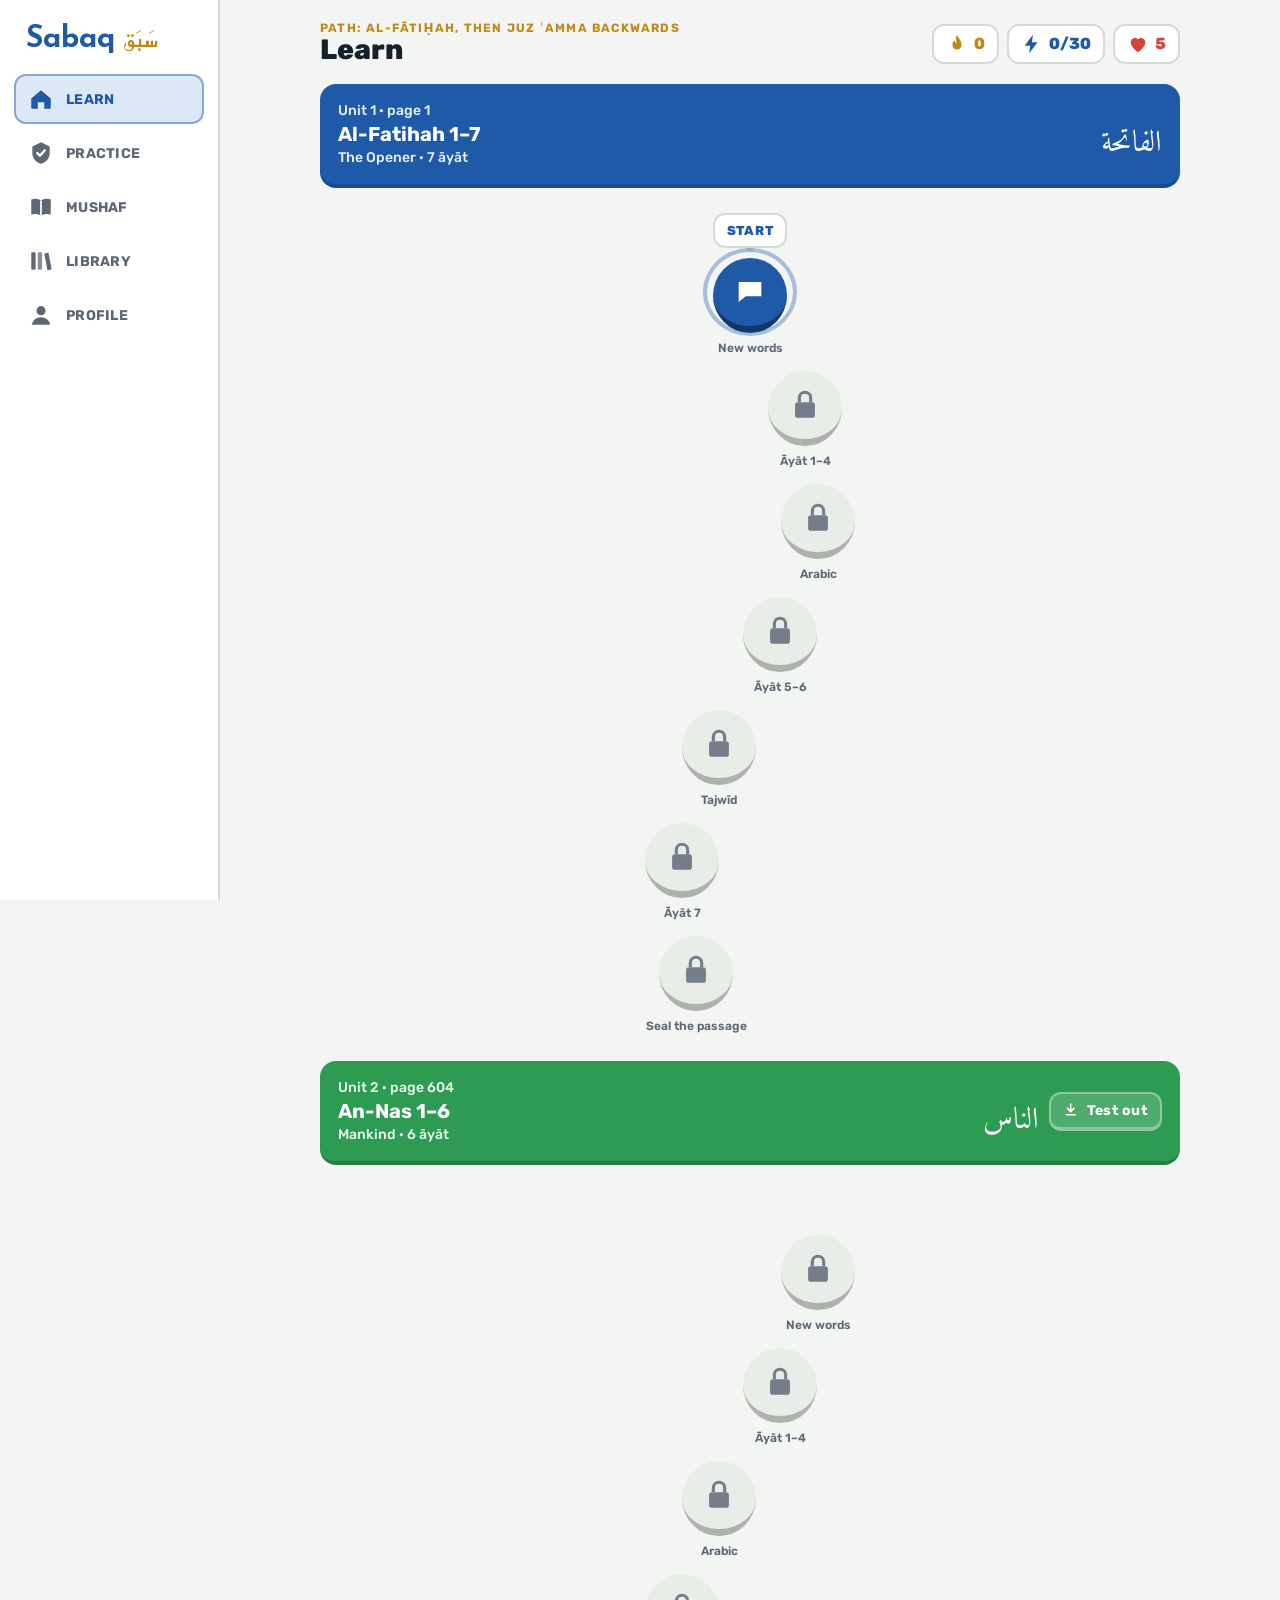
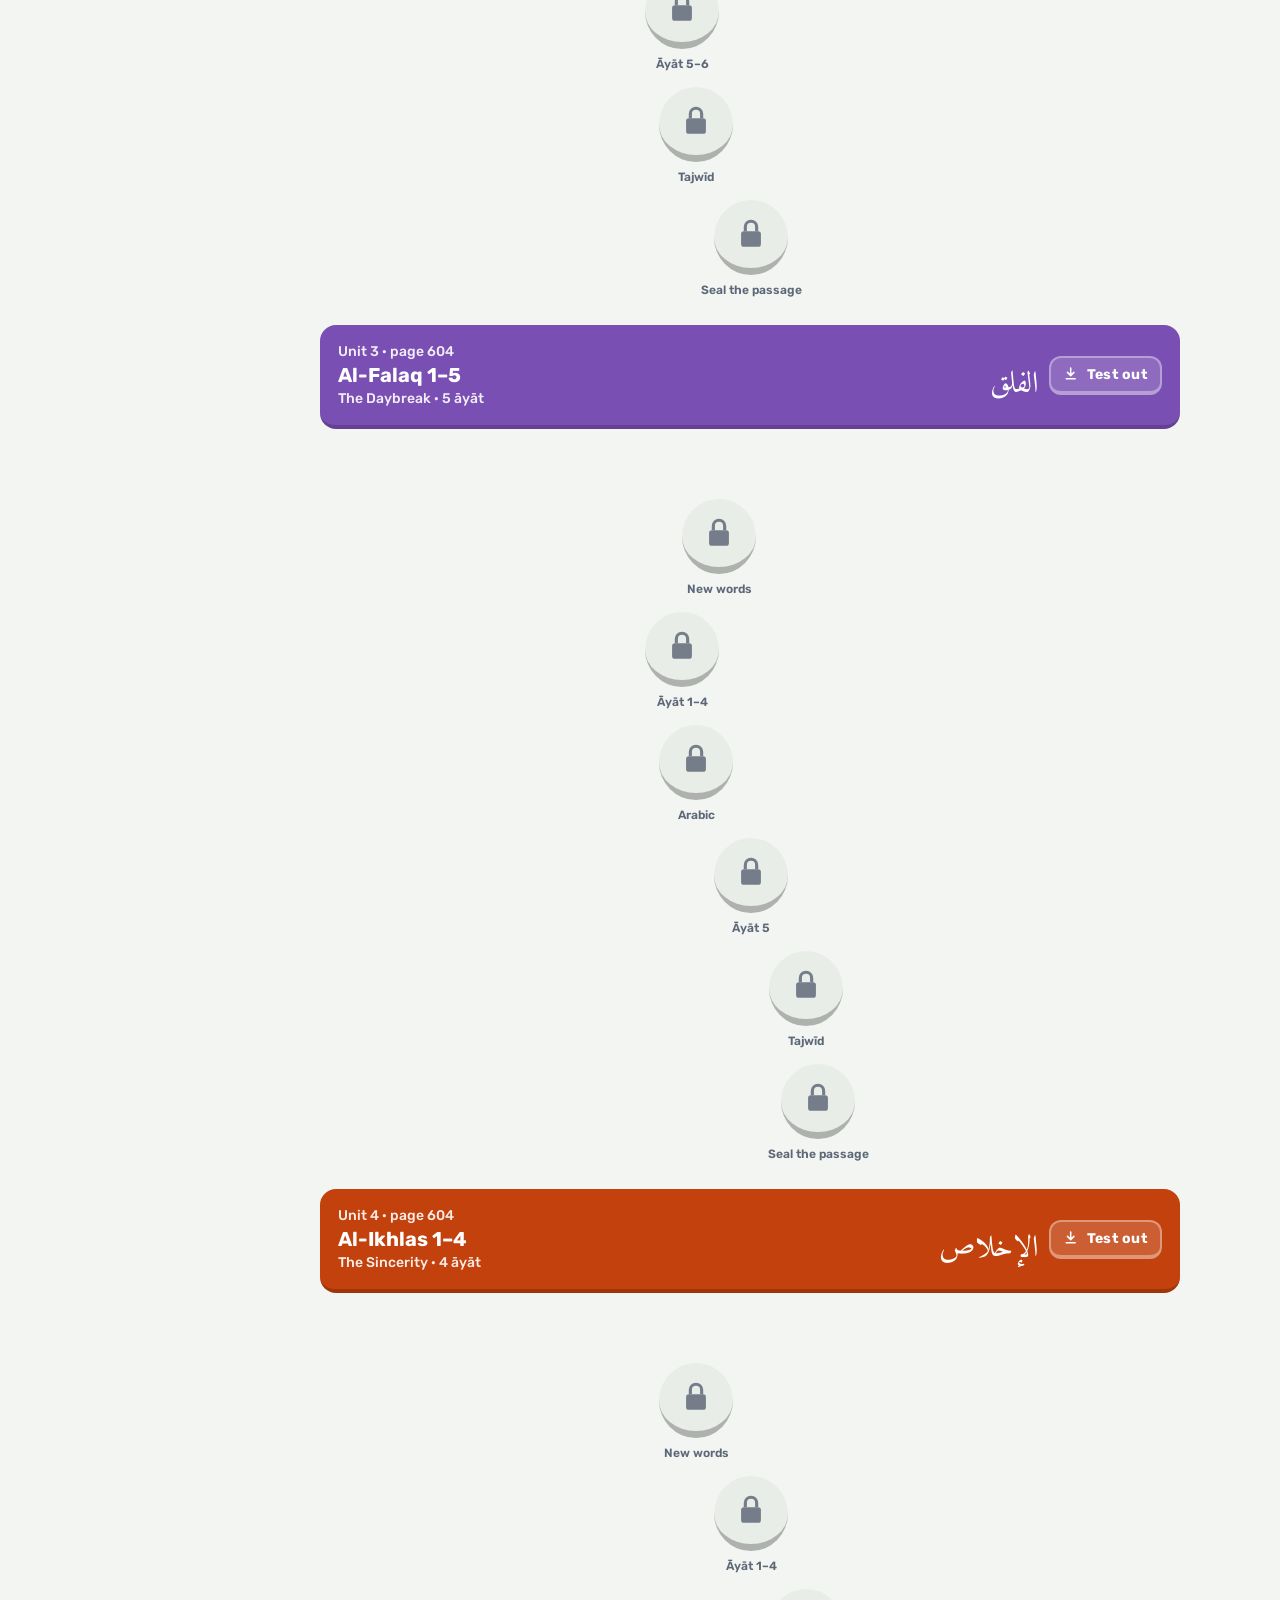
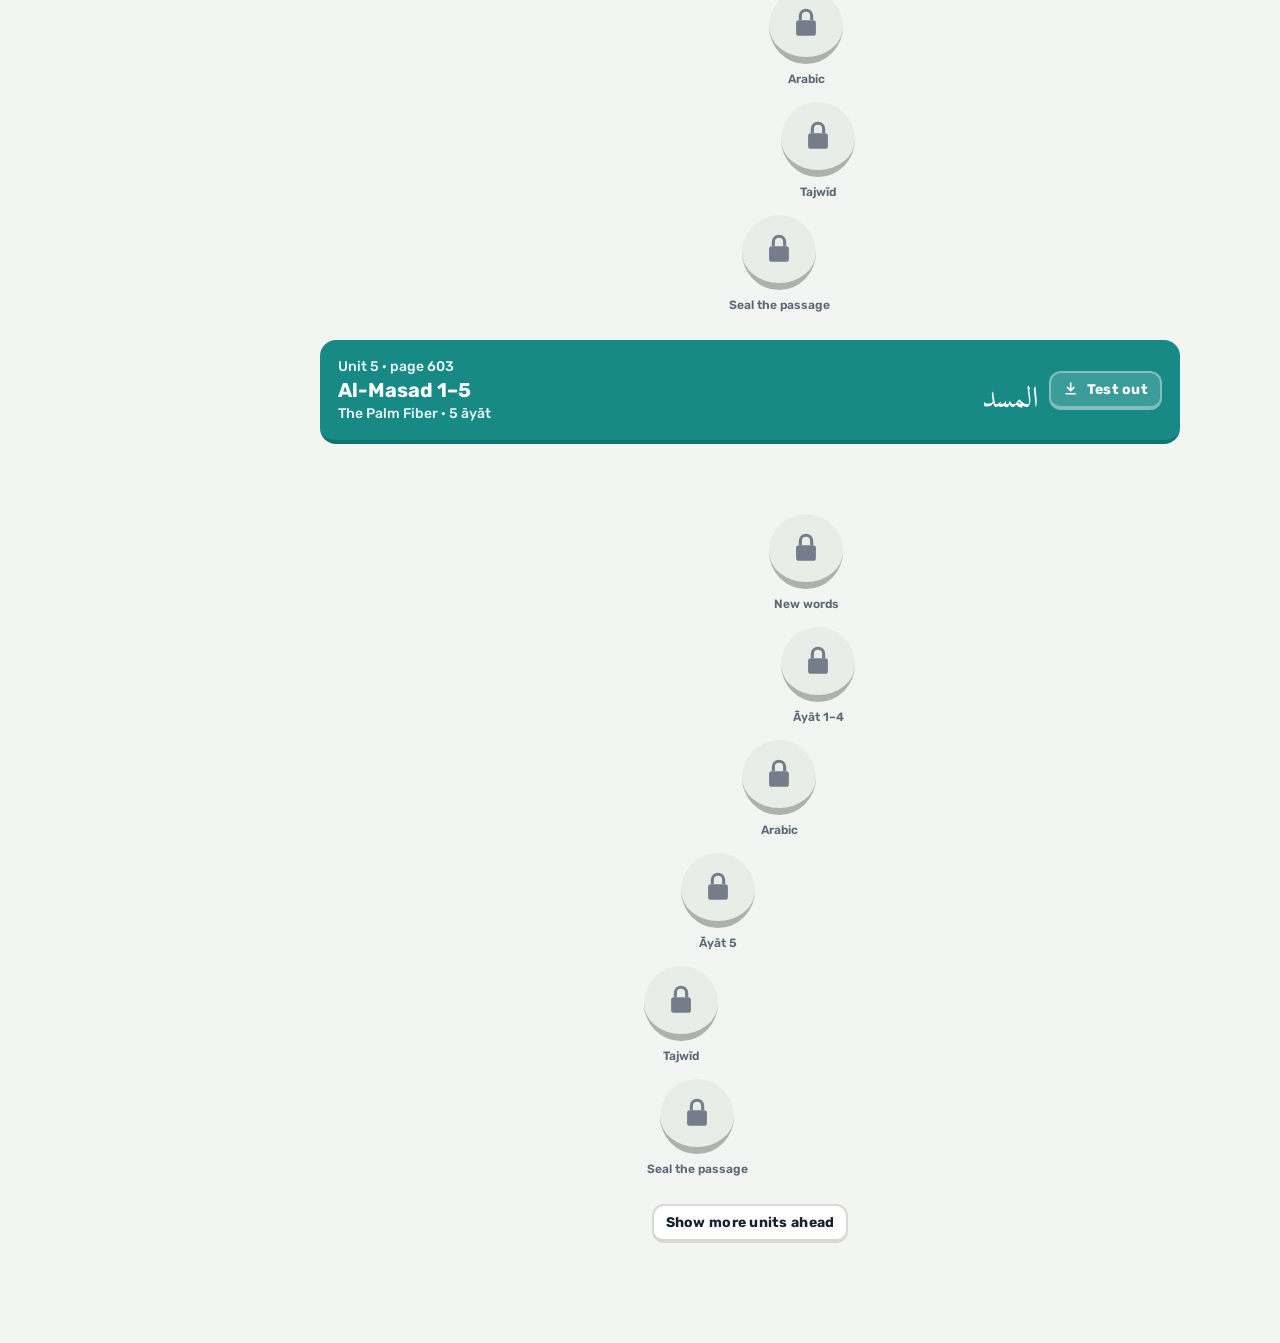
<file: quran/index.html>
<!doctype html>
<html lang="en">
<head>
<meta charset="utf-8">
<meta name="viewport" content="width=device-width, initial-scale=1, viewport-fit=cover">
<meta property="og:title" content="Sabaq · Quran ḥifẓ, meaning and Arabic">
<meta property="og:description" content="Memorise the whole Quran in the sabaq, sabqi and manzil cycle, with translations, tafsīr, word-by-word grammar and a 28-lesson Quranic Arabic course.">
<meta name="theme-color" content="#1C4C86">
<link rel="icon" href="data:image/svg+xml,%3Csvg xmlns='http://www.w3.org/2000/svg' viewBox='0 0 40 40'%3E%3Crect x='2' y='2' width='36' height='36' rx='8' fill='%231C4C86'/%3E%3Cpath d='M20 9v22M20 11c-3-2-8-2-11 0v18c3-2 8-2 11 0c3-2 8-2 11 0V11c-3-2-8-2-11 0z' fill='none' stroke='%23F1E6CC' stroke-width='2.2' stroke-linejoin='round'/%3E%3C/svg%3E">
<style>:root{padding-top:env(safe-area-inset-top,0px);padding-bottom:env(safe-area-inset-bottom,0px)}[hidden]{display:none!important}</style>
<script>window.SABAQ_PUBLIC=1</script>
<title>Sabaq</title>
<meta name="claude:viewport-fit-sides" content="cover">
<meta name="description" content="Memorise the whole Quran, its meaning, tajwīd and Arabic, one bite-sized lesson at a time.">
<link rel="preconnect" href="https://fonts.googleapis.com">
<link rel="stylesheet" href="https://fonts.googleapis.com/css2?family=Amiri+Quran&family=IBM+Plex+Mono:wght@400;600&family=Reem+Kufi:wght@500;700&family=Rubik:ital,wght@0,400;0,500;0,600;0,700;0,800;1,400&display=swap">
<style>
/* Layout: a winding path of lesson stones down one column, a rail of five stations, and a full-screen lesson stage with a sticky answer bar. */
:root{
  --bg:#F3F5F2; --panel:#FFFFFF; --sunk:#E7EBE6; --ink:#16212E; --muted:#5D6877; --line:#D5DBD3;
  --lapis:#1E5AA8; --lapis-d:#163F78; --lapis-soft:#DDE8F6;
  --gold:#C08A18; --gold-d:#8E6510; --gold-soft:#F6EBCF;
  --good:#2E9B52; --good-d:#1F6E39; --good-soft:#DDF3E3;
  --bad:#D2443A; --bad-d:#9A2C25; --bad-soft:#FBE1DE;
  --plum:#7A4FB3; --plum-soft:#EDE4F8; --teal:#178A86; --teal-soft:#D8F0EE;
  --tj-madd:#C2410C; --tj-madd2:#B91C1C; --tj-lazim:#7F1D1D; --tj-ghunna:#15803D; --tj-ikhfa:#0E7490; --tj-idgham:#4D7C0F; --tj-iqlab:#0369A1; --tj-qalq:#1D4ED8; --tj-silent:#9AA3AE; --tj-shafawi:#A21CAF;
  --quran:"Amiri Quran","Amiri","Scheherazade New","Noto Naskh Arabic","Geeza Pro",serif;
  --kufi:"Reem Kufi","Rubik",system-ui,sans-serif;
  --sans:"Rubik",system-ui,-apple-system,"Segoe UI",sans-serif;
  --mono:"IBM Plex Mono",ui-monospace,Menlo,monospace;
  --r:16px;
}
@media (prefers-color-scheme:dark){:root:not([data-theme="light"]){
  --bg:#0F151D; --panel:#17202B; --sunk:#1E2936; --ink:#E8ECF1; --muted:#9AA6B5; --line:#2A3746;
  --lapis:#6EA2EC; --lapis-d:#3F74C2; --lapis-soft:#1C2E48; --gold:#E2B44E; --gold-d:#A9822F; --gold-soft:#3A2F15;
  --good:#5BCB82; --good-d:#2F8A51; --good-soft:#163424; --bad:#F2837A; --bad-d:#B9473F; --bad-soft:#3E1D1B;
  --plum:#B494E6; --plum-soft:#2E2442; --teal:#55C7C1; --teal-soft:#123533;
  --tj-madd:#FB923C; --tj-madd2:#F87171; --tj-lazim:#FCA5A5; --tj-ghunna:#4ADE80; --tj-ikhfa:#22D3EE; --tj-idgham:#A3E635; --tj-iqlab:#38BDF8; --tj-qalq:#93B4FF; --tj-silent:#6B7685; --tj-shafawi:#E879F9; color-scheme:dark}}
:root[data-theme="dark"]{
  --bg:#0F151D; --panel:#17202B; --sunk:#1E2936; --ink:#E8ECF1; --muted:#9AA6B5; --line:#2A3746;
  --lapis:#6EA2EC; --lapis-d:#3F74C2; --lapis-soft:#1C2E48; --gold:#E2B44E; --gold-d:#A9822F; --gold-soft:#3A2F15;
  --good:#5BCB82; --good-d:#2F8A51; --good-soft:#163424; --bad:#F2837A; --bad-d:#B9473F; --bad-soft:#3E1D1B;
  --plum:#B494E6; --plum-soft:#2E2442; --teal:#55C7C1; --teal-soft:#123533;
  --tj-madd:#FB923C; --tj-madd2:#F87171; --tj-lazim:#FCA5A5; --tj-ghunna:#4ADE80; --tj-ikhfa:#22D3EE; --tj-idgham:#A3E635; --tj-iqlab:#38BDF8; --tj-qalq:#93B4FF; --tj-silent:#6B7685; --tj-shafawi:#E879F9; color-scheme:dark}
*{box-sizing:border-box}
html,body{background:var(--bg);color:var(--ink)}
body{font:16px/1.5 var(--sans);margin:0}
button,input,select,textarea{font:inherit;color:inherit}
a{color:var(--lapis)}
svg.i{width:1.1em;height:1.1em;vertical-align:-.18em;flex:none}
.app{display:grid;grid-template-columns:220px minmax(0,1fr);min-height:100vh}
.rail{position:sticky;top:0;height:100vh;padding:22px 14px;border-right:2px solid var(--line);display:flex;flex-direction:column;gap:6px;background:var(--panel)}
.brand{font:700 30px/1 var(--kufi);color:var(--lapis);padding:0 12px 16px;display:flex;align-items:baseline;gap:8px}
.brand small{font:500 22px/1 var(--kufi);color:var(--gold)}
.nav{display:flex;flex-direction:column;gap:4px}
.nav button{all:unset;cursor:pointer;padding:10px 12px;border-radius:12px;display:flex;gap:12px;align-items:center;color:var(--muted);font-weight:700;letter-spacing:.02em;text-transform:uppercase;font-size:14px;border:2px solid transparent}
.nav button svg{width:26px;height:26px}
.nav button:hover{background:var(--sunk)}
.nav button[aria-current="page"]{background:var(--lapis-soft);color:var(--lapis);border-color:color-mix(in srgb,var(--lapis) 45%,transparent)}
.nav button:focus-visible{outline:3px solid var(--lapis);outline-offset:1px}
.nav .badge{margin-left:auto}
.badge{font:700 11px/1 var(--sans);padding:4px 7px;border-radius:99px;background:var(--bad);color:#fff}
main{min-width:0;padding-block:22px 100px;padding-left:max(16px,env(safe-area-inset-left,0px));padding-right:max(16px,env(safe-area-inset-right,0px))}
.wrap{max-width:860px;margin:0 auto;display:flex;flex-direction:column;gap:18px}
h1{font:800 28px/1.15 var(--sans);margin:0;text-wrap:balance}
h2{font:700 20px/1.3 var(--sans);margin:0;text-wrap:balance}
h3{font:700 16px/1.3 var(--sans);margin:0}
.eyebrow{font:700 12px/1 var(--sans);letter-spacing:.1em;text-transform:uppercase;color:var(--gold)}
.muted{color:var(--muted)} .small{font-size:14px}
.card{background:var(--panel);border:2px solid var(--line);border-radius:var(--r);padding:18px;display:flex;flex-direction:column;gap:12px;min-width:0}
.grid{display:grid;gap:14px}
.g2{grid-template-columns:repeat(2,minmax(0,1fr))} .g3{grid-template-columns:repeat(3,minmax(0,1fr))} .g4{grid-template-columns:repeat(4,minmax(0,1fr))}
.row{display:flex;gap:10px;align-items:center;flex-wrap:wrap}
.spread{display:flex;justify-content:space-between;align-items:center;gap:10px;flex-wrap:wrap}
/* chunky buttons */
.btn{cursor:pointer;border:2px solid var(--line);border-bottom-width:4px;background:var(--panel);padding:9px 16px;border-radius:14px;font-weight:700;letter-spacing:.02em;display:inline-flex;gap:8px;align-items:center;justify-content:center;transition:transform .06s}
.btn:active{transform:translateY(2px);border-bottom-width:2px}
.btn:hover{background:var(--sunk)}
.btn:focus-visible,.opt:focus-visible,.tile:focus-visible,.node:focus-visible{outline:3px solid var(--lapis);outline-offset:2px}
.btn.pri{background:var(--lapis);border-color:var(--lapis-d);color:#fff}
.btn.pri:hover{background:color-mix(in srgb,var(--lapis) 88%,#fff)}
.btn.good{background:var(--good);border-color:var(--good-d);color:#fff}
.btn.bad{background:var(--bad);border-color:var(--bad-d);color:#fff}
.btn.gold{background:var(--gold);border-color:var(--gold-d);color:#fff}
.btn.ghost{background:transparent;border-color:transparent}
.btn.sm{padding:6px 12px;font-size:14px;border-radius:12px}
.btn.big{padding:13px 22px;font-size:17px;text-transform:uppercase;letter-spacing:.06em}
.btn:disabled{opacity:.5;cursor:default;transform:none}
.chip{font:700 12px/1 var(--sans);padding:5px 9px;border-radius:99px;background:var(--sunk);color:var(--muted);white-space:nowrap;display:inline-flex;gap:5px;align-items:center}
.chip.m{background:var(--gold-soft);color:var(--gold-d)} .chip.d{background:var(--lapis-soft);color:var(--lapis)} .chip.g{background:var(--good-soft);color:var(--good-d)}
:root:not([data-theme="light"]) .chip.m{color:var(--gold)}
.bar{height:12px;border-radius:99px;background:var(--sunk);overflow:hidden}
.bar i{display:block;height:100%;background:var(--good);border-radius:99px;transition:width .35s}
.bar.lapis i{background:var(--lapis)} .bar.gold i{background:var(--gold)}
.stat{display:flex;flex-direction:column;gap:2px}
.stat b{font:800 26px/1.1 var(--sans);font-variant-numeric:tabular-nums}
.stat span{font-size:13px;color:var(--muted)}
/* top stats strip */
.topstats{display:flex;gap:8px;justify-content:flex-end;flex-wrap:wrap}
.ts{display:inline-flex;align-items:center;gap:6px;font-weight:800;padding:6px 12px;border-radius:12px;border:2px solid var(--line);background:var(--panel);font-variant-numeric:tabular-nums}
.ts.fire{color:var(--gold)} .ts.heart{color:var(--bad)} .ts.xp{color:var(--lapis)}
.ts svg{width:22px;height:22px}
/* Quran text */
.q{font-family:var(--quran);direction:rtl;text-align:right;font-size:30px;line-height:2.2;word-spacing:.06em}
.q.lg{font-size:36px} .q.md{font-size:27px} .q.sm{font-size:23px;line-height:2}
.q.c{text-align:center}
.ar{font-family:var(--quran);direction:rtl;font-size:1.25em}
.num{font-family:var(--quran);color:var(--gold);font-size:.8em;padding:0 .15em;white-space:nowrap}
.wtap{cursor:pointer;border-radius:6px;padding:0 .06em}
.wtap:hover{background:var(--gold-soft)}
.hid{color:transparent;background:var(--sunk);border-radius:6px;cursor:pointer;user-select:none}
.hint{color:var(--muted)}
.tr{font-size:16px}
.tr .ref{font:600 12px var(--mono);color:var(--muted);margin-right:6px}
.wbw{display:flex;flex-wrap:wrap;direction:rtl;gap:8px}
.wbw div{display:flex;flex-direction:column;align-items:center;padding:6px 8px;border:2px solid var(--line);border-radius:12px;min-width:64px;background:var(--panel);cursor:pointer}
.wbw div:hover{border-color:var(--gold)}
.wbw .wa{font-family:var(--quran);font-size:24px;line-height:1.7}
.wbw .wt{font-size:12px;font-style:italic;color:var(--muted);direction:ltr;margin-top:4px}
.wbw .wg{font-size:12px;direction:ltr;text-align:center;max-width:120px}
.mark{background:var(--gold-soft);color:var(--gold-d);border-radius:6px;padding:0 .12em;box-shadow:0 0 0 2px var(--gold) inset}
:root:not([data-theme="light"]) .mark{color:var(--gold)}
/* tajwid colours */
.tjon .tj.madda_normal{color:var(--tj-madd)} .tjon .tj.madd_muttasil,.tjon .tj.madd_munfasil{color:var(--tj-madd2)} .tjon .tj.madda_necessary{color:var(--tj-lazim)}
.tjon .tj.madd_arid,.tjon .tj.madd_lin{color:var(--tj-madd)}
.tjon .tj.ghunnah{color:var(--tj-ghunna)} .tjon .tj.ikhafa{color:var(--tj-ikhfa)} .tjon .tj.idgham_ghunnah,.tjon .tj.idgham_wo_ghunnah,.tjon .tj.idgham_mutajanisayn,.tjon .tj.idgham_mutaqaribayn{color:var(--tj-idgham)}
.tjon .tj.iqlab{color:var(--tj-iqlab)} .tjon .tj.qalqala_s,.tjon .tj.qalqala_k{color:var(--tj-qalq)} .tjon .tj.ham_wasl,.tjon .tj.laam_shamsiyah,.tjon .tj.slnt{color:var(--tj-silent)}
.tjon .tj.ikhafa_shafawi,.tjon .tj.idgham_shafawi{color:var(--tj-shafawi)}
.tj{font-style:normal}
.tj.focus{color:var(--bad)!important;background:var(--bad-soft);border-radius:4px;box-shadow:0 0 0 2px var(--bad)}
.legend{display:flex;flex-wrap:wrap;gap:6px}
.legend span{font-size:12px;font-weight:600;padding:3px 8px;border-radius:99px;background:var(--sunk)}
/* path */
.unit{border-radius:var(--r);padding:16px 18px;color:#fff;display:flex;flex-wrap:wrap;justify-content:space-between;align-items:center;gap:12px;border-bottom:4px solid rgba(0,0,0,.18)}
.unit>div{min-width:0}
.unit h2{color:#fff} .unit .sub{opacity:.9;font-size:14px;font-weight:500}
.unit .uar{font-family:var(--quran);font-size:30px;line-height:1.2}
.unit .btn{background:rgba(255,255,255,.16);border-color:rgba(255,255,255,.35);color:#fff}
.path{display:flex;flex-direction:column;align-items:center;gap:14px;padding:52px 0 8px;overflow:hidden}
.nodewrap{position:relative;display:flex;flex-direction:column;align-items:center}
.node{all:unset;cursor:pointer;width:74px;height:68px;border-radius:50%;display:grid;place-items:center;background:var(--sunk);border-bottom:7px solid color-mix(in srgb,var(--sunk) 70%,#000);color:var(--muted);position:relative;transition:transform .08s}
.node svg{width:34px;height:34px}
.node:active{transform:translateY(4px);border-bottom-width:3px}
.node.done{background:var(--gold);border-bottom-color:var(--gold-d);color:#fff}
.node.cur{background:var(--ucol,var(--lapis));border-bottom-color:color-mix(in srgb,var(--ucol,var(--lapis)) 60%,#000);color:#fff}
.node.cur::after{content:"";position:absolute;inset:-10px;border-radius:50%;border:4px solid color-mix(in srgb,var(--ucol,var(--lapis)) 35%,transparent);animation:pulse 1.6s ease-in-out infinite}
.node.locked{cursor:default;opacity:.85}
@keyframes pulse{0%,100%{transform:scale(1);opacity:1}50%{transform:scale(1.08);opacity:.55}}
.bubble{position:absolute;bottom:calc(100% + 10px);white-space:nowrap;background:var(--panel);border:2px solid var(--line);border-radius:12px;padding:6px 12px;font-weight:800;color:var(--ucol,var(--lapis));text-transform:uppercase;font-size:13px;letter-spacing:.06em;animation:bob 2s ease-in-out infinite}
.bubble::after{content:"";position:absolute;left:50%;top:100%;transform:translateX(-50%);border:7px solid transparent;border-top-color:var(--line)}
@keyframes bob{0%,100%{transform:translateY(0)}50%{transform:translateY(-4px)}}
.nlabel{font-size:12px;font-weight:600;color:var(--muted);margin-top:6px;max-width:160px;text-align:center}
/* lesson stage */
.stage{position:fixed;inset:0;z-index:30;background:var(--bg);display:grid;grid-template-rows:auto minmax(0,1fr) auto;grid-template-columns:minmax(0,1fr)}
.stage>*{min-width:0}
.stage header{display:flex;gap:14px;align-items:center;padding:14px max(16px,env(safe-area-inset-right,0px)) 10px max(16px,env(safe-area-inset-left,0px));padding-top:calc(14px + env(safe-area-inset-top,0px));max-width:900px;width:100%;margin:0 auto}
.stage header .bar{flex:1;height:16px}
.stage .x{all:unset;cursor:pointer;color:var(--muted);display:grid;place-items:center;width:36px;height:36px;border-radius:10px}
.stage .x:hover{background:var(--sunk)}
.stage .x svg{width:26px;height:26px}
.stage .body{overflow:auto;padding:10px max(16px,env(safe-area-inset-right,0px)) 30px max(16px,env(safe-area-inset-left,0px))}
.stage .inner{max-width:680px;margin:0 auto;display:flex;flex-direction:column;gap:16px;min-height:100%;justify-content:center}
.stage .kind{font:800 13px var(--sans);letter-spacing:.1em;text-transform:uppercase;color:var(--plum)}
.stage h2{font-size:24px}
.foot{border-top:2px solid var(--line);background:var(--bg);padding:16px max(16px,env(safe-area-inset-right,0px)) calc(16px + env(safe-area-inset-bottom,0px)) max(16px,env(safe-area-inset-left,0px))}
.foot .in{max-width:900px;margin:0 auto;display:flex;gap:14px;align-items:center;justify-content:space-between;flex-wrap:wrap}
.foot.ok{background:var(--good-soft);border-color:transparent} .foot.no{background:var(--bad-soft);border-color:transparent}
.foot .msg{display:flex;flex-direction:column;gap:4px;min-width:0;flex:1}
.foot .msg b{font-size:21px} .foot.ok .msg b{color:var(--good-d)} .foot.no .msg b{color:var(--bad-d)}
:root:not([data-theme="light"]) .foot.ok .msg b{color:var(--good)} :root:not([data-theme="light"]) .foot.no .msg b{color:var(--bad)}
.foot .sol{font-size:15px;max-height:9em;overflow:auto}
.combo{font:800 14px var(--sans);color:var(--gold);letter-spacing:.06em;text-transform:uppercase}
/* options & tiles */
.opts{display:grid;gap:10px}
.opt{all:unset;cursor:pointer;border:2px solid var(--line);border-bottom-width:4px;border-radius:14px;padding:12px 14px;background:var(--panel);display:flex;gap:12px;align-items:center;font-weight:500}
.opt:hover{background:var(--sunk)}
.opt .k{font:700 12px var(--sans);color:var(--muted);border:2px solid var(--line);border-radius:8px;width:24px;height:24px;display:grid;place-items:center;flex:none}
.opt.sel{border-color:var(--lapis);background:var(--lapis-soft);color:var(--lapis)}
.opt.ok{border-color:var(--good);background:var(--good-soft)}
.opt.no{border-color:var(--bad);background:var(--bad-soft)}
.opt.arq{font-family:var(--quran);font-size:25px;direction:rtl;line-height:1.8}
.opt.big{flex-direction:column;justify-content:center;text-align:center;padding:18px 10px}
.opt.big .arw{font-family:var(--quran);font-size:34px;line-height:1.5}
.answer{min-height:64px;border-bottom:2px solid var(--line);display:flex;flex-wrap:wrap;gap:8px;padding:8px 0;align-content:flex-start}
.answer.rtl,.bank.rtl{direction:rtl}
.bank{display:flex;flex-wrap:wrap;gap:8px;justify-content:center;padding-top:6px}
.tile{all:unset;cursor:pointer;border:2px solid var(--line);border-bottom-width:4px;border-radius:12px;padding:6px 12px;background:var(--panel);font-weight:500}
.tile.ar{font-family:var(--quran);font-size:24px;line-height:1.7;padding:2px 12px}
.tile.ghost{color:transparent;background:var(--sunk);border-color:var(--sunk);cursor:default}
.pairs{display:grid;grid-template-columns:1fr 1fr;gap:10px}
.pairs .opt{justify-content:center;text-align:center;min-height:58px}
.pairs .opt.done{opacity:.35;cursor:default}
.speaker{all:unset;cursor:pointer;width:84px;height:84px;border-radius:22px;background:var(--lapis);border-bottom:6px solid var(--lapis-d);display:grid;place-items:center;color:#fff}
.speaker svg{width:40px;height:40px}
.introcard{display:flex;flex-direction:column;align-items:center;gap:8px;text-align:center}
.lex{font-family:var(--quran);font-size:60px;line-height:1.5;direction:rtl}
.tip{background:var(--plum-soft);border:2px solid color-mix(in srgb,var(--plum) 40%,transparent);border-radius:var(--r);padding:18px;display:flex;flex-direction:column;gap:10px}
.tip p{margin:0;max-width:66ch;line-height:1.65}
.tip ul{margin:0;padding-left:20px;display:flex;flex-direction:column;gap:6px}
.ex{border-left:4px solid var(--gold);padding:4px 12px}
.grades{display:grid;grid-template-columns:repeat(4,minmax(0,1fr));gap:8px}
.grades .btn{flex-direction:column;gap:0;padding:8px}
.grades .btn small{font:500 11px var(--sans);opacity:.85}
.result{display:flex;flex-direction:column;align-items:center;gap:18px;text-align:center}
.result .big{font:800 34px/1.1 var(--sans);color:var(--gold)}
.rstats{display:grid;grid-template-columns:repeat(3,minmax(0,1fr));gap:12px;width:100%;max-width:520px}
.rstats div{border:2px solid var(--line);border-radius:14px;overflow:hidden;background:var(--panel)}
.rstats div b{display:block;font:800 22px var(--sans);padding:10px 4px}
.rstats div span{display:block;font:800 11px var(--sans);letter-spacing:.08em;text-transform:uppercase;color:#fff;padding:5px}
/* misc */
.list{display:flex;flex-direction:column}
.list>div{display:flex;justify-content:space-between;gap:10px;padding:10px 2px;border-bottom:2px solid var(--line);align-items:center}
.list>div:last-child{border-bottom:0}
.tbl{overflow-x:auto}
table{border-collapse:collapse;width:100%;font-size:14px}
th,td{text-align:left;padding:8px;border-bottom:1px solid var(--line);vertical-align:middle}
th{font:700 11px var(--sans);text-transform:uppercase;letter-spacing:.08em;color:var(--muted)}
td.n{font-variant-numeric:tabular-nums;text-align:right}
.juzmap{display:grid;grid-template-columns:repeat(10,minmax(0,1fr));gap:6px}
.juzmap div{border-radius:8px;padding:6px 4px;text-align:center;font:700 12px var(--sans);background:var(--sunk);position:relative;overflow:hidden;cursor:pointer}
.juzmap div i{position:absolute;left:0;bottom:0;top:0;background:var(--good-soft)}
.juzmap div span{position:relative}
.heat{display:flex;flex-wrap:wrap;gap:3px}
.heat i{width:13px;height:13px;border-radius:4px;background:var(--sunk)}
.heat i.l1{background:var(--good-soft)} .heat i.l2{background:color-mix(in srgb,var(--good) 55%,var(--good-soft))} .heat i.l3{background:var(--good)}
.ach{display:grid;grid-template-columns:repeat(auto-fill,minmax(150px,1fr));gap:10px}
.ach>div{border:2px solid var(--line);border-radius:14px;padding:12px;display:flex;flex-direction:column;gap:6px;background:var(--panel)}
.ach>div.got{border-color:var(--gold);background:var(--gold-soft)}
.ach svg{width:30px;height:30px;color:var(--muted)} .ach .got svg{color:var(--gold)}
.ach b{font-size:14px} .ach span{font-size:12px;color:var(--muted)}
.ring{width:54px;height:54px}
.page{container-type:inline-size;background:var(--panel);border:2px solid var(--line);border-radius:var(--r);padding:22px 20px;box-shadow:0 0 0 6px var(--sunk) inset}
.mline{font-family:var(--quran);direction:rtl;font-size:clamp(14px,4.3cqi,30px);line-height:2.05;text-align:justify;text-align-last:justify;min-height:2.05em;white-space:nowrap;overflow:hidden}
.mline.c{text-align:center;text-align-last:center}
.sh .sa{font-family:var(--quran);font-size:21px;font-weight:400}
.sh{font:700 15px/1.4 var(--kufi);text-align:center;color:var(--lapis);border:2px solid var(--line);border-radius:10px;padding:6px;margin:4px 0;background:var(--lapis-soft)}
.aytap{cursor:pointer;border-radius:4px}
.aytap:hover,.aytap.on{background:var(--gold-soft)}
.aytap.mem{color:var(--good)}
.tjon .aytap.mem .tj{filter:saturate(.6)}
.pnav{display:flex;gap:8px;align-items:center;flex-wrap:wrap}
.pnav input,.pnav select,.field input,.field select,.field textarea,input.search{padding:8px 12px;border:2px solid var(--line);border-radius:12px;background:var(--panel)}
.field{display:flex;flex-direction:column;gap:4px;font-size:13px;color:var(--muted);font-weight:600}
.seg{display:inline-flex;border:2px solid var(--line);border-radius:12px;overflow:hidden}
.seg button{all:unset;cursor:pointer;padding:7px 14px;font-size:14px;font-weight:700;color:var(--muted)}
.seg button[aria-pressed="true"]{background:var(--lapis-soft);color:var(--lapis)}
.sheet{position:fixed;inset:0;background:color-mix(in srgb,var(--ink) 35%,transparent);display:flex;justify-content:flex-end;z-index:40}
.sheet>div{width:min(580px,100%);height:100%;overflow:auto;background:var(--panel);border-left:2px solid var(--line);padding:22px max(18px,env(safe-area-inset-right,0px)) 40px 22px;display:flex;flex-direction:column;gap:14px}
.tafsir{font-size:15px;line-height:1.7}
.tafsir.arx{font-family:"Amiri","Noto Naskh Arabic","Geeza Pro",serif;direction:rtl;text-align:right;font-size:19px;line-height:2}
.tafsir .ar{color:var(--lapis)}
.tafsir h2,.tafsir h3{font-size:15px;margin:10px 0 4px}
.toast{position:fixed;bottom:calc(24px + env(safe-area-inset-bottom,0px));left:50%;transform:translateX(-50%);background:var(--ink);color:var(--bg);padding:10px 18px;border-radius:14px;font-weight:600;z-index:60;max-width:90vw}
.note{font-size:14px;color:var(--muted);background:var(--sunk);border-radius:12px;padding:10px 12px}
.loading{padding:60px 0;text-align:center;color:var(--muted)}
.kbd{font:600 11px var(--mono);border:1px solid currentColor;border-radius:4px;padding:0 5px;opacity:.7}
.fb{border-radius:10px;padding:10px 12px;font-size:14px}
.fb.ok{background:var(--good-soft);color:var(--good-d)} .fb.no{background:var(--bad-soft);color:var(--bad-d)}
#confetti{position:fixed;inset:0;pointer-events:none;z-index:50}
@media (max-width:820px){
  .app{grid-template-columns:minmax(0,1fr)}
  .rail{position:fixed;top:auto;bottom:0;left:0;right:0;height:auto;z-index:20;flex-direction:row;padding:6px max(8px,env(safe-area-inset-left,0px)) calc(6px + env(safe-area-inset-bottom,0px));border-right:0;border-top:2px solid var(--line)}
  .brand{display:none}
  .nav{flex-direction:row;justify-content:space-around;width:100%}
  .nav button{flex-direction:column;gap:2px;font-size:10px;padding:6px 2px;flex:1 1 0;min-width:0;justify-content:center;letter-spacing:0}
  .nav button svg{width:24px;height:24px}
  .nav .badge{position:absolute;margin:0;transform:translate(14px,-6px)}
  .nav button{position:relative}
  main{padding-block:14px 110px}
  .g3,.g4{grid-template-columns:repeat(2,minmax(0,1fr))}
  .q{font-size:26px} .q.lg{font-size:30px}
  .juzmap{grid-template-columns:repeat(6,minmax(0,1fr))}
}
@media (max-width:480px){.g2{grid-template-columns:minmax(0,1fr)} .grades{grid-template-columns:repeat(2,minmax(0,1fr))} h1{font-size:24px} .page{padding:14px 10px} .lex{font-size:48px} .stage h2{font-size:20px}}
@media (prefers-reduced-motion:reduce){*{transition:none!important;animation:none!important}}

/* transliteration */
.tl{font-style:italic;color:var(--muted);font-size:16px;line-height:1.5;direction:ltr;text-align:left}
.tlbig{text-align:center;font-style:italic;color:var(--muted);font-size:20px}
.tli{font-style:italic;color:var(--muted);font-size:.92em}
.tln{font-size:.82em;color:var(--muted);font-weight:600}
.rootbox{display:inline-flex;align-items:baseline;gap:6px;flex-wrap:wrap}
.tile .ttl,.opt .otl{display:block;font:italic 400 13px/1.3 var(--sans);color:var(--muted);direction:ltr;text-align:center;margin-top:4px}
.opt.arq .otl{text-align:right}
.opt.big .otl{text-align:center;font-size:14px}
.letters{display:grid;grid-template-columns:repeat(auto-fill,minmax(190px,1fr));gap:12px}
.lcard{background:var(--panel);border:2px solid var(--line);border-radius:var(--r);padding:14px;display:flex;flex-direction:column;gap:6px}
.lbig{font-family:var(--quran);font-size:50px;line-height:96px;height:96px;text-align:center;color:var(--lapis);overflow:hidden}
.lsound{font-size:14px}
.lforms{display:flex;justify-content:space-between;font-family:var(--quran);font-size:28px;direction:ltr;background:var(--sunk);border-radius:10px;padding:2px 10px}
.lex-ex{all:unset;cursor:pointer;font-size:13px;border-top:1px dashed var(--line);padding-top:6px}
.lex-ex:hover{color:var(--lapis)}
.lex-ex .ar{font-size:20px}
.lcap{display:flex;justify-content:space-between;font-size:10px;color:var(--muted);padding:0 10px;text-transform:uppercase;letter-spacing:.06em}
.wrap .wrap{margin:0;max-width:none;width:100%;min-width:0}
</style>

</head>
<body>
<div class="app">
  <aside class="rail"><div class="brand">Sabaq <small>سَبَق</small></div><nav class="nav" id="nav" aria-label="Sections"></nav></aside>
  <main><div class="wrap" id="view"><div class="loading">Opening the mushaf…</div></div></main>
</div>
<div id="sheet" hidden></div>
<script>
'use strict';

const R={};
const wordH=(i,k)=>{const t=S.set.tjc?tjSync(i):null;return t?t[k]:esc(A(i)[7][k])};
const start=(i,n=4)=>A(i)[7].slice(0,n).join(' ');
function distinctStarts(right,cands,n=3){const seen=new Set([right]);const out=[];for(const c of cands){if(!seen.has(c)){seen.add(c);out.push(c)}if(out.length>=n)break}return out}
/* ========== utilities ========== */
const $=s=>document.querySelector(s);
const esc=s=>String(s??'').replace(/[&<>"]/g,c=>({'&':'&amp;','<':'&lt;','>':'&gt;','"':'&quot;'}[c]));
const AD=n=>String(n).replace(/\d/g,d=>'٠١٢٣٤٥٦٧٨٩'[d]);
const shuffle=a=>{a=a.slice();for(let i=a.length-1;i>0;i--){const j=Math.random()*(i+1)|0;[a[i],a[j]]=[a[j],a[i]]}return a};
const pick=a=>a[Math.random()*a.length|0];
const range=(a,b)=>{const r=[];if(a<=b)for(let i=a;i<=b;i++)r.push(i);else for(let i=a;i>=b;i--)r.push(i);return r};
const pct=(a,b)=>b?Math.round(1000*a/b)/10:0;
function toast(m){const t=document.createElement('div');t.className='toast';t.textContent=m;document.body.appendChild(t);setTimeout(()=>t.remove(),2200)}
async function J(p){const r=await fetch(p);if(!r.ok)throw new Error(p+' → '+r.status);return r.json()}
const sk=w=>w.replace(/[^ء-غف-يٱ]/g,'').replace(/[ٱأإآ]/g,'ا').replace(/ؤ/g,'و').replace(/ئ/g,'ي').replace(/ى/g,'ي').replace(/ة/g,'ه').replace(/ء/g,'');

/* ========== data ========== */
let D, KEY={}, SI={}, LESSONS=[], SIM={};
const WJ={}, TRC={}, TFC={}; let INFO=null;
const A=i=>D.ayahs[i];             // s,a,page,juz,hizb,rub,sajda,words,line0,line1,ruku,page1,sahih
const sName=s=>D.surahs[s-1][1];
const ref=i=>A(i)[0]+':'+A(i)[1];
function juzWords(j){if(!WJ[j])WJ[j]=J(`data/w/${String(j).padStart(2,'0')}.json`);return WJ[j]}
async function W(i){const a=A(i);return (await juzWords(a[3]))[a[0]+':'+a[1]]}
const PUB=!!window.SABAQ_PUBLIC;
const TRN={20:'Saheeh International',85:'Abdel Haleem',84:'Taqi Usmani',19:'Pickthall',22:'Yusuf Ali',149:'Bridges (Fadel Soliman)',203:'Hilali & Khan'};
if(PUB){delete TRN[85];delete TRN[84];delete TRN[149]}
const TRO=()=>[20,85,84,19,22,149,203].filter(k=>TRN[k]);const trSel=()=>TRN[S.set.tr]?+S.set.tr:20;
async function trText(i,id){id=+id;if(!TRN[id])id=20;if(id===20)return A(i)[12];if(!TRC[id])TRC[id]=J(`data/t/${id}.json`);return (await TRC[id])[i]}
const TFN={16:['Tafsīr al-Muyassar','ar'],91:['Tafsīr as-Saʿdī','ar'],169:['Ibn Kathīr (abridged, English)','en']};
if(PUB)delete TFN[169];
async function tafsir(i,id){if(!TFN[id])id=16;
  for(let k=i;k>=0&&A(k)[0]===A(i)[0];k--){
    const j=A(k)[3],key=id+'/'+j;
    if(!TFC[key])TFC[key]=J(`data/tf/${id}/${String(j).padStart(2,'0')}.json`).catch(()=>({}));
    const t=(await TFC[key])[ref(k)];
    if(t)return {html:t,from:k};
  }
  return null;
}
function lineCodes(i){const a=A(i),o=[];for(let p=a[2];p<=a[11];p++){const l0=p===a[2]?a[8]:1,l1=p===a[11]?a[9]:15;for(let l=l0;l<=l1;l++)o.push(p*16+l)}return o}
function countLines(list){const s=new Set();list.forEach(i=>lineCodes(i).forEach(c=>s.add(c)));return s.size}

/* ========== state ========== */
const SK='sabaq_v1';
let S={};try{S=JSON.parse(localStorage.getItem(SK))||{}}catch(e){S={}}
S=Object.assign({ay:{},lex:{},gram:{},days:{},games:{},set:{}},S);
S.set=Object.assign({daily:5,order:'back',tr:20,tf:16,rev:150,lexNew:10,pool:'mem'},S.set);
function save(){try{localStorage.setItem(SK,JSON.stringify(S))}catch(e){}if(window.sabaqSyncSoon)window.sabaqSyncSoon()}
const ymd=d=>d.getFullYear()+'-'+String(d.getMonth()+1).padStart(2,'0')+'-'+String(d.getDate()).padStart(2,'0');
const dnum=s=>Math.round(Date.parse(s+'T00:00:00Z')/864e5);
const TD=()=>dnum(ymd(new Date()));
function dayLog(k,n=1){const d=ymd(new Date());const o=S.days[d]=S.days[d]||{};o[k]=(o[k]||0)+n;save()}
/* SM-2 style scheduling in whole days. g: 0 again, 1 hard, 2 good, 3 easy */
function sched(rec,g){
  const t=TD();rec=rec||{n:0,iv:0,ef:2.4,lp:0};
  if(g===0){rec.n=0;rec.iv=0;rec.lp=(rec.lp||0)+1;rec.ef=Math.max(1.3,rec.ef-.2);rec.due=t}
  else{
    rec.n++;
    if(rec.n===1)rec.iv=g===3?3:1;
    else if(rec.n===2)rec.iv=g===1?2:g===3?6:4;
    else rec.iv=Math.max(rec.iv+1,Math.round(rec.iv*rec.ef*(g===1?.6:g===3?1.3:1)));
    rec.iv=Math.min(rec.iv,365);
    rec.ef=Math.min(2.8,Math.max(1.3,rec.ef+(g===3?.1:g===1?-.15:0)));
    rec.due=t+rec.iv;
  }
  rec.last=t;return rec;
}
const memo=i=>S.ay[i]&&S.ay[i].n>0;
function memList(){return Object.keys(S.ay).map(Number).filter(memo).sort((a,b)=>a-b)}
function dueAyat(){const t=TD();return Object.keys(S.ay).map(Number).filter(i=>S.ay[i].due<=t).sort((a,b)=>a-b)}

/* ========== hifz order ========== */
let ORDER=[];
function buildOrder(){
  const surs=S.set.order==='back'?[1,...range(114,2)]:range(1,114);
  ORDER=[];for(const s of surs){const n=D.surahs[s-1][7];for(let a=0;a<n;a++)ORDER.push(SI[s]+a)}
}
function nextLesson(){
  const out=[];let ln=0;const tgt=S.set.daily;
  for(const i of ORDER){
    if(S.ay[i])continue;
    if(out.length&&A(i)[0]!==A(out[out.length-1])[0]){if(ln>=tgt*.6)break}
    if(out.length&&i!==out[out.length-1]+1&&A(i)[0]===A(out[out.length-1])[0])break;
    out.push(i);ln=countLines(out);if(ln>=tgt)break;
  }
  if(out.length){let rest=[],k=out[out.length-1]+1;while(k<6236&&A(k)[0]===A(out[0])[0]&&!S.ay[k]){rest.push(k);k++}if(rest.length&&countLines([...out,...rest])-ln<=Math.max(3,tgt*.6))out.push(...rest)}
  return out;
}

/* ========== rendering helpers ========== */
function ayahHTML(i,opts={}){
  const w=A(i)[7];
  const words=w.map((x,k)=>`<span class="wtap" data-i="${i}" data-k="${k}">${wordH(i,k)}</span>`).join(' ');
  return words+` <span class="num">﴿${AD(A(i)[1])}﴾</span>`;
}
function fadeHTML(i,level,seed){
  const w=A(i)[7];
  return w.map((x,k)=>{
    let show=true;
    if(level===1)show=(k+seed)%2===0;
    else if(level>=2)show=false;
    if(show)return `<span>${esc(x)}</span>`;
    if(level===2){const M='[\u064b-\u065f\u0670\u06d6-\u06ed]*';const f=x.match(new RegExp('^(?:[\u0648\u0641]'+M+')?(?:[\u0671\u0627]\u0644'+M+')?[\u0621-\u064a\u0671]'+M));return `<span class="hint">${esc(f?f[0]:x[0])}…</span>`}
    return `<span class="hid" data-reveal="${esc(x)}">${esc(x)}</span>`;
  }).join(' ')+` <span class="num">﴿${AD(A(i)[1])}﴾</span>`;
}
document.addEventListener('click',e=>{const h=e.target.closest('.hid');if(h){h.classList.remove('hid');}});
const AUDIO_BASE='https://everyayah.com/data/Abdul_Basit_Murattal_192kbps/';
let player=null,audioBlocked=false;
function playAyat(list,reps=1,onEnd){
  if(player){player.pause();player=null}
  const q=[];list.forEach(i=>{for(let r=0;r<reps;r++)q.push(i)});
  let k=0;const au=new Audio();player=au;
  const go=()=>{if(k>=q.length||player!==au){onEnd&&onEnd();return}const a=A(q[k]);au.src=AUDIO_BASE+String(a[0]).padStart(3,'0')+String(a[1]).padStart(3,'0')+'.mp3';au.play().catch(err)};
  const err=()=>{if(player!==au)return;audioBlocked=true;toast('Audio is blocked in this view. Use the Quran.com ↗ link beside Play to hear the āyah.');player=null};
  au.onended=()=>{k++;go()};au.onerror=err;go();
}
function stopAudio(){if(player){player.pause();player=null}}


/* ========== word-by-word & ayah sheet ========== */
const TAGN={PERF:'past (māḍī)',IMPF:'present (muḍāriʿ)',IMPV:'command (amr)',PASS:'passive',NOM:'nominative (marfūʿ)',ACC:'accusative (manṣūb)',GEN:'genitive (majrūr)',
 'MOOD:IND':'indicative','MOOD:SUBJ':'subjunctive (manṣūb)','MOOD:JUS':'jussive (majzūm)',INDEF:'indefinite',ACT_PCPL:'active participle',PASS_PCPL:'passive participle',VN:'verbal noun (maṣdar)',
 PN:'proper noun',ADJ:'adjective',PRON:'pronoun',DEM:'demonstrative',REL:'relative pronoun',T:'time adverb',LOC:'place adverb',NEG:'negative particle',CONJ:'conjunction',P:'preposition',
 COND:'conditional',INTG:'interrogative',VOC:'vocative',EMPH:'emphatic',CERT:'particle of certainty',SUB:'subordinating',REM:'resumption',DET:'definite article',FUT:'future particle',RES:'restriction',PRO:'prohibition',EXP:'exception',ACC_P:'accusative particle',CIRC:'circumstantial',SUP:'supplemental',RSLT:'result',ANS:'answer',INC:'inceptive',PREV:'preventive',CAUS:'cause',AMD:'amendment',EXL:'explanation',EXH:'exhortation',RET:'retraction',SUR:'surprise',AVR:'aversion',INL:'initial letters',INT:'interpretation',EQ:'equalisation',COM:'comitative',ATT:'attention',ADDR:'addressee',DIST:'distance',NV:'verb-like noun',MD:'modal'};
const ROMAN=['','I','II','III','IV','V','VI','VII','VIII','IX','X','XI','XII'];
function pgnName(t){const m=t.match(/^([123])?([MF])?([SDP])?$/);if(!m||t==='')return null;const p={1:'1st',2:'2nd',3:'3rd'}[m[1]]||'';const g={M:'masculine',F:'feminine'}[m[2]]||'';const n={S:'singular',D:'dual',P:'plural'}[m[3]]||(m[2]&&!m[1]?'singular':'');return [p&&p+' person',g,n].filter(Boolean).join(' ')}
function parseWord(d){
  const [gl,tl,ln,li,ri,pos,tags,aff]=d;const T=tags?tags.split(' '):[];
  const out=[];out.push({N:'Noun (ism)',V:'Verb (fiʿl)',P:'Particle (ḥarf)'}[pos]||pos);
  for(const t of T){
    if(t.startsWith('VF:')){out.push('Form '+ROMAN[+t.slice(3)]);continue}
    if(t.startsWith('FAM:')){out.push('family of '+t.slice(4));continue}
    const p=pgnName(t);if(p){out.push(p);continue}
    if(TAGN[t])out.push(TAGN[t]);
  }
  return out.join(' · ');
}
function affName(a){const t=a[1].slice(1).split(' ');return (a[1][0]==='+'?'prefix ':'suffix ')+a[0]+' = '+t.map(x=>TAGN[x]||pgnName(x)||x).filter(Boolean).join(', ')}
async function wbwHTML(i){
  const ws=await W(i),ar=A(i)[7];
  return `<div class="wbw">${ws.map((d,k)=>`<div data-wi="${i}" data-wk="${k}"><span class="wa">${esc(ar[k])}</span><span class="wt">${esc(tlWord(i,k)||d[1])}</span><span class="wg">${esc(gl(d[0]))}</span></div>`).join('')}</div>`;
}
document.addEventListener('click',async e=>{
  const w=e.target.closest('.wtap,[data-wi]');if(!w||e.target.closest('.opts'))return;
  const i=+(w.dataset.i??w.dataset.wi),k=+(w.dataset.k??w.dataset.wk);
  if(Number.isNaN(i))return;
  openWord(i,k);
});
async function openWord(i,k){
  const d=(await W(i))[k],ar=A(i)[7][k];
  const lem=d[3]>=0?D.lemmas[d[3]]:null,root=d[4]>=0?D.roots[d[4]]:null;
  sheet(`<div class="spread"><span class="eyebrow">Word ${k+1} · ${ref(i)}</span><button class="btn sm ghost" data-close>Close</button></div>
   <div class="lex">${esc(ar)}</div>
   <div class="tlbig">${esc(tlWord(i,k))}</div><div style="text-align:center"><b>${esc(gl(d[0]))}</b></div>
   <div class="card"><h3>Grammar</h3><div>${esc(parseWord(d))}</div>${d[7].length?`<div class="small muted">${d[7].map(a=>esc(affName(a))).join('<br>')}</div>`:''}</div>
   ${lem?`<div class="card"><h3>Lemma</h3><div class="row"><span class="ar" style="font-size:28px">${esc(lem[0])}</span><span class="tli">${esc(tlText(lem[0]))}</span><span>${esc(lem[4])}</span><span class="chip">${lem[3]}× in the Quran</span></div>
     <div class="row">${lem[1]==='V'?`<button class="btn sm" id="wverb">Conjugations in the Quran</button>`:''}<button class="btn sm" id="wlearn">${S.lex[d[3]]?'In your word deck':'Add to my word deck'}</button></div></div>`:''}
   ${root?`<div class="card"><h3>Root ${rootHTML(root[0])} <span class="chip">${root[1]}×</span></h3>
     <div class="list">${root[2].slice(0,14).map(l=>`<div><span><span class="ar" style="font-size:22px">${esc(D.lemmas[l][0])}</span> <span class="tli">${esc(tlText(D.lemmas[l][0]))}</span></span><span class="small">${esc(D.lemmas[l][4])}</span><span class="chip">${D.lemmas[l][3]}×</span></div>`).join('')}</div>
     <button class="btn sm" id="wroot">Open root family</button></div>`:''}
   <div class="row"><button class="btn sm" id="wayah">Open the āyah</button></div>`);
  const VB=$('#wverb');if(VB)VB.onclick=()=>verbSheet(d[3]);const L=$('#wlearn');if(L)L.onclick=()=>{if(!S.lex[d[3]]){S.lex[d[3]]={n:0,iv:0,ef:2.4,due:TD(),added:1};save()}L.textContent='In your word deck'};
  const r=$('#wroot');if(r)r.onclick=()=>{closeSheet();go('words',{root:d[4]})};
  $('#wayah').onclick=()=>openAyah(i);
}
function sheet(html){const s=$('#sheet');s.className='sheet';s.innerHTML=`<div role="dialog" aria-modal="true">${html}</div>`;s.hidden=false;s.onclick=e=>{if(e.target===s||e.target.closest('[data-close]'))closeSheet()}}
function closeSheet(){$('#sheet').hidden=true;$('#sheet').innerHTML=''}
document.addEventListener('keydown',e=>{if(e.key==='Escape'&&!$('#sheet').hidden)closeSheet()});
async function openAyah(i){await tjJuz(A(i)[3]);
  const a=A(i);
  sheet(`<div class="spread"><span class="eyebrow">${esc(sName(a[0]))} · ${ref(i)} · page ${a[2]} · juzʾ ${a[3]}</span><button class="btn sm ghost" data-close>Close</button></div>
   <div class="q md${S.set.tjc?' tjon':''}">${ayahHTML(i)}</div>${tlLine(i)}
   <div class="row"><button class="btn sm" id="sp">Play</button><a class="btn sm ghost" href="https://quran.com/${a[0]}/${a[1]}" target="_blank" rel="noopener">Quran.com ↗</a><button class="btn sm" id="sl">${memo(i)?'Memorised ✓':'Learn from here'}</button><button class="btn sm ghost" id="sprev">◂ Previous</button><button class="btn sm ghost" id="snext">Next ▸</button></div>
   <div class="card"><div class="spread"><h3>Translation</h3><select id="str">${TRO().map(k=>`<option value="${k}" ${k===trSel()?'selected':''}>${TRN[k]}</option>`).join('')}<option value="all">All ${Object.keys(TRN).length}</option></select></div><div id="strt" class="tr"></div></div>
   <div class="card"><h3>Word by word</h3><div id="swbw"></div></div>
   <div class="card"><div class="spread"><h3>Tafsīr</h3><select id="stf">${Object.entries(TFN).map(([k,v])=>`<option value="${k}" ${+k===+(TFN[S.set.tf]?S.set.tf:16)?'selected':''}>${v[0]}</option>`).join('')}</select></div><div id="stft" class="tafsir"></div></div>
   <div class="card"><div class="spread"><h3>About ${esc(sName(a[0]))}</h3>${PUB?'':'<button class="btn sm" id="sinfo">Show introduction</button>'}</div>
   <div class="row"><span class="chip ${D.surahs[a[0]-1][5]==='M'?'m':'d'}">${D.surahs[a[0]-1][5]==='M'?'Makkan':'Madinan'}</span><span class="chip">${D.surahs[a[0]-1][7]} āyāt</span><span class="chip">revelation order ${D.surahs[a[0]-1][6]}</span><span class="chip">${esc(D.surahs[a[0]-1][4])}</span></div><div id="sinf" class="tafsir"></div></div>
   ${SIM[i]?`<div class="card"><h3>Similar āyāt (mutashābihāt)</h3>${SIM[i].map(([j,r])=>`<div class="ex"><div class="small muted">${esc(sName(A(j)[0]))} ${ref(j)} · ${Math.round(r*100)}% alike</div><div class="q sm">${esc(A(j)[7].join(' '))}</div>${tlLine(j)}</div>`).join('')}</div>`:''}`);
  $('#sp').onclick=()=>playAyat([i],1);
  $('#sl').onclick=()=>{if(memo(i))return;closeSheet();const L=[];let ln=0;for(let k=i;k<6236&&A(k)[0]===a[0]&&ln<S.set.daily;k++){L.push(k);ln=countLines(L)}go('hifz',{list:L})};
  $('#sprev').onclick=()=>i>0&&openAyah(i-1);$('#snext').onclick=()=>i<6235&&openAyah(i+1);
  const showTr=async()=>{const v=$('#str').value;if(v==='all'){const r=await Promise.all(TRO().map(id=>trText(i,id)));$('#strt').innerHTML=TRO().map(id=>TRN[id]).map((n,k)=>`<p style="margin:0 0 8px"><b class="small">${n}</b><br>${esc(r[k])}</p>`).join('')}else{S.set.tr=+v;save();$('#strt').textContent=await trText(i,v)}};
  $('#str').onchange=showTr;showTr();
  $('#swbw').innerHTML=await wbwHTML(i);
  const showTf=async()=>{const id=+$('#stf').value;S.set.tf=id;save();$('#stft').innerHTML='<span class="muted">Loading…</span>';const t=await tafsir(i,id);$('#stft').className='tafsir'+(TFN[id][1]==='ar'?' arx':'');$('#stft').innerHTML=t?(t.from!==i?`<div class="small muted" style="direction:ltr;text-align:left">Commentary on ${ref(t.from)} onward, which covers this āyah.</div>`:'')+t.html:'<span class="muted">No commentary text for this āyah in this source.</span>'};
  $('#stf').onchange=showTf;showTf();
  if($('#sinfo'))$('#sinfo').onclick=async()=>{if(!INFO)INFO=await J('data/info.json');const x=INFO[a[0]];$('#sinf').innerHTML=x.html+`<p class="small muted">Source: ${esc(x.src||'Quran.com chapter info')}</p>`;$('#sinfo').remove()};
}


/* ========== MUSHAF ========== */
let MP={page:1};
R.mushaf=(arg)=>{if(arg&&arg.page)MP.page=arg.page;if(arg&&arg.ayah!=null){MP.page=A(arg.ayah)[2];MP.hl=arg.ayah}mushafRender()};
async function mushafRender(){
  const p=MP.page;
  const onPage=[];D.ayahs.forEach((a,i)=>{if(a[2]<=p&&a[11]>=p)onPage.push(i)});
  const juzs=[...new Set(onPage.map(i=>A(i)[3]))];await Promise.all([...juzs.map(juzWords),...juzs.map(tjJuz)]);
  const ln=Array.from({length:16},()=>[]);
  for(const i of onPage){const ws=await W(i),a=A(i);
    // words on this page: lines restart when the page changes; detect via line drop
    let pg=a[2],last=0;
    ws.forEach((d,k)=>{if(d[2]<last)pg++;last=d[2];if(pg===p)ln[d[2]].push([i,k])});
    if(a[11]===p){ln[ws[ws.length-1][2]].push([i,-1])}
  }
  const extra={};
  for(const i of onPage.filter(i=>A(i)[1]===1&&A(i)[2]===p)){
    const s=A(i)[0],fl=A(i)[8];
    const head=`<div class="sh"><span class="sa">سُورَةُ ${esc(D.surahs[s-1][3])}</span> · ${esc(D.surahs[s-1][1])}</div>`;
    if(s===1||s===9){if(fl-1>=1)extra[fl-1]=head}
    else{if(fl-2>=1)extra[fl-2]=head;if(fl-1>=1)extra[fl-1]='<div class="mline c">بِسْمِ ٱللَّهِ ٱلرَّحْمَـٰنِ ٱلرَّحِيمِ</div>'}
  }
  let html='';
  for(let L=1;L<=15;L++){
    if(ln[L].length){
      html+=`<div class="mline${ln[L].length<5||p<=2?' c':''}">`+ln[L].map(([i,k])=>{
        const cls=`aytap${memo(i)?' mem':''}${MP.hl===i?' on':''}`;
        return k<0?`<span class="${cls} num" data-ay="${i}">﴿${AD(A(i)[1])}﴾</span>`:`<span class="${cls}" data-ay="${i}">${wordH(i,k)}</span>`}).join(' ')+'</div>';
    } else html+=extra[L]||(p<=2?'':'<div class="mline"></div>');
  }
  const a0=A(onPage[0]);
  if(window.SABAQ_PRESS)V().innerHTML=`<div class="spread"><div><div class="eyebrow">Mushaf · page ${p} of 604 · juzʾ ${a0[3]}</div><h1>${esc(sName(a0[0]))}</h1></div></div>
  <div class="pnav mbar">
    <div class="mstep"><button type="button" id="mp" aria-label="Previous page">‹</button><label>Page <input id="mpg" type="number" min="1" max="604" value="${p}" inputmode="numeric" aria-label="Page"></label><button type="button" id="mn" aria-label="Next page">›</button></div>
    <select id="msu" aria-label="Sūrah">${D.surahs.map(s=>`<option value="${s[0]}" ${s[0]===a0[0]?'selected':''}>${s[0]}. ${esc(s[1])}</option>`).join('')}</select>
    <select id="mju" aria-label="Juzʾ">${range(1,30).map(j=>`<option value="${j}" ${j===a0[3]?'selected':''}>Juzʾ ${j}</option>`).join('')}</select>
    <input id="msr" type="search" placeholder="Search: 2:255, a word, or English">
  </div>
  <div id="mres"></div>
  <div class="page${S.set.tjc?' tjon':''}" id="mpage">${html}</div>
  <p class="mhint">Tap an āyah for its translation, its words, tafsīr and grammar. Memorised āyāt are shown in green.</p>
  <div class="mactions"><button class="btn pri" id="mmem">Memorise this page</button><button class="tlink" id="mtj">Tajwīd colours: ${S.set.tjc?'on':'off'}</button><button class="tlink" id="mknow">I already know this page</button></div>`;
  else
  V().innerHTML=`<div class="spread"><div><div class="eyebrow">Mushaf · Madani layout, 15 lines</div><h1>${esc(sName(a0[0]))}<span class="muted" style="font-size:18px"> · page ${p} · juzʾ ${a0[3]}</span></h1></div></div>
  <div class="pnav">
    <button class="btn sm" id="mp">◂ Prev</button><input id="mpg" type="number" min="1" max="604" value="${p}" style="width:84px" aria-label="Page">
    <button class="btn sm" id="mn">Next ▸</button>
    <select id="msu" aria-label="Sūrah">${D.surahs.map(s=>`<option value="${s[0]}" ${s[0]===a0[0]?'selected':''}>${s[0]}. ${esc(s[1])}</option>`).join('')}</select>
    <select id="mju" aria-label="Juzʾ">${range(1,30).map(j=>`<option value="${j}" ${j===a0[3]?'selected':''}>Juzʾ ${j}</option>`).join('')}</select>
    <input id="msr" placeholder="Search: 2:255, a word, or English" style="flex:1;min-width:180px">
  </div>
  <div id="mres"></div>
  <div class="page${S.set.tjc?' tjon':''}" id="mpage">${html}</div>
  <div class="row small muted"><span>Tap an āyah for translation, word by word, tafsīr and grammar.</span><span style="color:var(--good)">Green = memorised.</span>
  <button class="btn sm" id="mmem">Memorise this page</button><button class="btn sm" id="mtj">Tajwīd colours: ${S.set.tjc?'on':'off'}</button><button class="btn sm ghost" id="mknow">I already know this page</button></div>`;
  $('#mp').onclick=()=>{if(p>1){MP.page--;MP.hl=null;mushafRender()}};$('#mn').onclick=()=>{if(p<604){MP.page++;MP.hl=null;mushafRender()}};
  $('#mpg').onchange=e=>{MP.page=Math.max(1,Math.min(604,+e.target.value||1));mushafRender()};
  $('#msu').onchange=e=>{MP.page=A(SI[+e.target.value])[2];mushafRender()};
  $('#mju').onchange=e=>{MP.page=A(D.ayahs.findIndex(a=>a[3]==e.target.value))[2];mushafRender()};
  fitLines();
  $('#mpage').onclick=e=>{const t=e.target.closest('[data-ay]');if(t){MP.hl=+t.dataset.ay;openAyah(+t.dataset.ay)}};
  $('#mtj').onclick=()=>{S.set.tjc=!S.set.tjc;save();mushafRender()};
  $('#mmem').onclick=()=>go('hifz',{list:onPage.filter(i=>A(i)[2]===p&&!memo(i))});
  $('#mknow').onclick=()=>{markKnown(onPage.filter(i=>A(i)[2]===p));mushafRender();toast('Added to review, spread over the next week')};
  $('#msr').onkeydown=e=>{if(e.key==='Enter')search(e.target.value)};
}
function fitLines(){document.querySelectorAll('#mpage .mline').forEach(e=>{e.style.fontSize='';if(e.scrollWidth>e.clientWidth+1){const f=parseFloat(getComputedStyle(e).fontSize);e.style.fontSize=(f*e.clientWidth/e.scrollWidth*.985).toFixed(2)+'px'}})}
window.addEventListener('resize',()=>{if(cur==='mushaf')fitLines()});
function search(q){
  q=q.trim();const box=$('#mres');if(!q){box.innerHTML='';return}
  const m=q.match(/^(\d{1,3})\s*[:.]\s*(\d{1,3})$/);
  if(m){const s=+m[1],a=+m[2];if(SI[s]!=null&&a>=1&&a<=D.surahs[s-1][7]){const i=SI[s]+a-1;MP.page=A(i)[2];MP.hl=i;mushafRender().then(()=>openAyah(i))}return}
  let hits=[];
  if(/[؀-ۿ]/.test(q)){const k=q.split(/\s+/).map(sk).join(' ');D.ayahs.forEach((a,i)=>{if(a[7].map(sk).join(' ').includes(k))hits.push(i)})}
  else{const k=q.toLowerCase();D.ayahs.forEach((a,i)=>{if(a[12].toLowerCase().includes(k))hits.push(i)})}
  box.innerHTML=`<div class="card"><div class="spread"><h3>${hits.length} result${hits.length===1?'':'s'}</h3><button class="btn sm ghost" id="mrc">Clear</button></div><div class="list">${hits.slice(0,60).map(i=>`<div data-go="${i}" style="cursor:pointer;display:block"><div class="small"><b>${ref(i)}</b> ${esc(sName(A(i)[0]))}</div><div class="q sm">${esc(A(i)[7].join(' '))}</div>${tlLine(i)}<div class="small muted">${esc(A(i)[12])}</div></div>`).join('')}</div>${hits.length>60?'<div class="small muted">Showing the first 60.</div>':''}</div>`;
  $('#mrc').onclick=()=>box.innerHTML='';
  box.querySelectorAll('[data-go]').forEach(d=>d.onclick=()=>{const i=+d.dataset.go;MP.page=A(i)[2];MP.hl=i;mushafRender().then(()=>openAyah(i))});
}
function markKnown(list){
  const t=TD();let k=0;
  for(const i of list){if(S.ay[i])continue;S.ay[i]={n:2,iv:4,ef:2.4,lp:0,due:t+1+(k++%7),last:t,t0:t,known:1}}
  save();nav();
}


function rootView(ri){
  const r=D.roots[ri];
  V().innerHTML=`<div class="spread"><div><div class="eyebrow">Root family · ${r[1]} uses</div><h1>${rootHTML(r[0],true)}</h1></div><button class="btn sm" id="rb">◂ Words</button></div>
  <div class="card"><div class="tbl"><table><thead><tr><th>Lemma</th><th>Say it</th><th>Type</th><th>Meaning (most common gloss)</th><th class="n">Uses</th><th></th></tr></thead><tbody>
  ${r[2].slice().sort((a,b)=>D.lemmas[b][3]-D.lemmas[a][3]).map(l=>`<tr><td class="ar" style="font-size:24px">${esc(D.lemmas[l][0])}</td><td class="tli">${esc(tlText(D.lemmas[l][0]))}</td><td class="small">${{N:'noun',V:'verb',P:'particle'}[D.lemmas[l][1]]}</td><td>${esc(D.lemmas[l][4])}</td><td class="n">${D.lemmas[l][3]}</td><td><button class="btn sm" data-add="${l}">${S.lex[l]?'In deck':'Add'}</button></td></tr>`).join('')}
  </tbody></table></div></div>
  <div class="card"><h3>First uses in the Quran</h3><div id="rex" class="list"></div></div>`;
  $('#rb').onclick=()=>go('words');
  V().querySelectorAll('[data-add]').forEach(b=>b.onclick=()=>{const l=+b.dataset.add;if(!S.lex[l]){S.lex[l]={n:0,iv:0,ef:2.4,due:TD(),added:1};save()}b.textContent='In deck'});
  const ex=r[2].slice(0,8).map(l=>D.lemmas[l][5]);
  $('#rex').innerHTML=ex.map(x=>{const [s,a,w]=x.split(':').map(Number);const i=SI[s]+a-1;return `<div style="display:block"><div class="q sm">${A(i)[7].map((y,k)=>k===w-1?`<span class="mark">${esc(y)}</span>`:esc(y)).join(' ')}</div>${tlLine(i)}<div class="small muted">${ref(i)} · ${esc(A(i)[12])}</div></div>`}).join('');
}


function matchQ(q,d,prev,next){
  const [gl,tl,ln,li,ri,pos,tags,aff]=d;const T=tags?tags.split(' '):[];
  if(q.pos&&pos!==q.pos)return false;
  if(q.lemIds&&!q.lemIds.includes(li))return false;
  if(q.pgnIn&&!q.pgnIn.some(t=>T.includes(t)))return false;
  if(q.afterVerb&&!(prev&&prev[5]==='V'))return false;
  if(q.tags&&!q.tags.every(t=>T.includes(t)))return false;
  if(q.tagsAny&&!q.tagsAny.some(t=>T.includes(t)))return false;
  if(q.notTags&&q.notTags.some(t=>T.includes(t)))return false;
  if(q.hasRoot&&ri<0)return false;
  if(q.hasCase&&!['NOM','ACC','GEN'].some(t=>T.includes(t)))return false;
  if(q.affHas&&!aff.some(a=>a[1].includes(q.affHas)))return false;
  if(q.weak&&!(ri>=0&&/[ويءأ]/.test(D.roots[ri][0])))return false;
  if(q.afterPrep){const pre=aff.some(a=>a[1]==='+P');const pw=prev&&prev[5]==='P'&&prev[6].split(' ').includes('P')&&!prev[7].some(a=>a[1].includes('PRON'));if(!(T.includes('GEN')&&(pre||pw)))return false}
  if(q.idafa){if(aff.some(a=>a[1].includes('DET'))||T.includes('INDEF')||T.includes('PRON')||T.includes('PN')||!['NOM','ACC','GEN'].some(t=>T.includes(t)))return false;if(!(next&&next[5]==='N'&&next[6].split(' ').includes('GEN')&&!next[7].some(a=>a[1]==='+P')))return false}
  if(q.afterFam){if(!(prev&&prev[6].includes('FAM:')))return false;if(!['NOM','ACC'].some(t=>T.includes(t)))return false}
  return true;
}
const DRILL={
  pos3:{ask:'What kind of word is this?',ans:d=>({N:'Noun (ism)',V:'Verb (fiʿl)',P:'Particle (ḥarf)'})[d[5]],opts:()=>['Noun (ism)','Verb (fiʿl)','Particle (ḥarf)']},
  root:{ask:'What is its root?',ans:d=>d[4]>=0?D.roots[d[4]][0].split('').join(' '):null,opts:a=>{const L=a.replace(/ /g,'');const c=shuffle(D.roots.filter(r=>r[0]!==L&&[...r[0]].some(x=>L.includes(x))&&r[1]>8)).slice(0,3).map(r=>r[0].split('').join(' '));return shuffle([a,...c])},ar:true},
  def:{ask:'Is this noun definite or indefinite?',ans:d=>d[7].some(a=>a[1].includes('DET'))?'Definite (maʿrifa)':d[6].split(' ').includes('INDEF')?'Indefinite (nakira)':null,opts:()=>['Definite (maʿrifa)','Indefinite (nakira)']},
  gender:{ask:'Masculine or feminine?',ans:d=>{const t=d[6].split(' ').find(x=>/^[MF][SDP]?$/.test(x));return t?(t[0]==='M'?'Masculine':'Feminine'):null},opts:()=>['Masculine','Feminine']},
  number:{ask:'Singular, dual or plural?',ans:d=>{const t=d[6].split(' ').find(x=>/^[MF][SDP]?$/.test(x));return t?({S:'Singular',D:'Dual',P:'Plural'})[t[1]||'S']:null},opts:()=>['Singular','Dual','Plural']},
  case:{ask:'Which case is it in?',ans:d=>{const T=d[6].split(' ');return T.includes('NOM')?'Nominative (marfūʿ)':T.includes('ACC')?'Accusative (manṣūb)':T.includes('GEN')?'Genitive (majrūr)':null},opts:()=>['Nominative (marfūʿ)','Accusative (manṣūb)','Genitive (majrūr)']},
  pgn:{ask:'Who is doing the action?',ans:d=>{const t=d[6].split(' ').find(x=>/^[123][MF]?[SDP]$/.test(x));return t?pgnName(t):null},opts:a=>{const all=['3MS','3FS','3MD','3MP','3FP','2MS','2FS','2MP','1S','1P'].map(pgnName);return shuffle([a,...shuffle(all.filter(x=>x!==a)).slice(0,3)])}},
  tense:{ask:'Past, present or command?',ans:d=>{const T=d[6].split(' ');return T.includes('PERF')?'Past (māḍī)':T.includes('IMPF')?'Present (muḍāriʿ)':T.includes('IMPV')?'Command (amr)':null},opts:()=>['Past (māḍī)','Present (muḍāriʿ)','Command (amr)']},
  mood:{ask:'Which mood is this present-tense verb in?',ans:d=>{const T=d[6].split(' ');return T.includes('MOOD:IND')?'Indicative (marfūʿ)':T.includes('MOOD:SUBJ')?'Subjunctive (manṣūb)':T.includes('MOOD:JUS')?'Jussive (majzūm)':null},opts:()=>['Indicative (marfūʿ)','Subjunctive (manṣūb)','Jussive (majzūm)']},
  voice:{ask:'Active or passive?',ans:d=>d[5]==='V'?(d[6].split(' ').includes('PASS')?'Passive':'Active'):null,opts:()=>['Active','Passive']},
  form:{ask:'Which verb form (wazn) is it?',ans:d=>{const t=d[6].split(' ').find(x=>x.startsWith('VF:'));return t?'Form '+ROMAN[+t.slice(3)]:null},opts:a=>{const all=range(1,10).map(n=>'Form '+ROMAN[n]).filter(x=>x!=='Form IX');return shuffle([a,...shuffle(all.filter(x=>x!==a)).slice(0,3)])}},
  pcpl:{ask:'Active or passive participle?',ans:d=>{const T=d[6].split(' ');return T.includes('ACT_PCPL')?'Active participle (ism fāʿil)':T.includes('PASS_PCPL')?'Passive participle (ism mafʿūl)':null},opts:()=>['Active participle (ism fāʿil)','Passive participle (ism mafʿūl)']},
  pron:{ask:'Whom does the attached pronoun refer to?',ans:d=>{const a=d[7].find(x=>x[1].includes('PRON'));if(!a)return null;const t=a[1].split(' ').find(x=>/^[123][MF]?[SDP]$/.test(x));return t?pgnName(t):null},opts:a=>{const all=['3MS','3FS','3MD','3MP','3FP','2MS','2MP','1S','1P'].map(pgnName);return shuffle([a,...shuffle(all.filter(x=>x!==a)).slice(0,3)])}},
  gloss:{ask:'What does it mean here?',ans:d=>d[0]||null,opts:(a,pool)=>{const nk=x=>x.toLowerCase().replace(/[()\[\].,]/g,'').trim();const seen=new Set([nk(a)]);const o=[];for(const x of shuffle(pool)){if(!x)continue;const k=nk(x);if(seen.has(k))continue;seen.add(k);o.push(x);if(o.length>=3)break}return shuffle([a,...o])}}
};
async function findExamples(q,want=40,pref=[]){
  const mem=[...new Set([...pref,...shuffle(memList())])];const out=[];const seen=new Set();
  const scan=async(list)=>{for(const i of list){if(out.length>=want)return;const ws=await W(i);for(let k=0;k<ws.length;k++){if(matchQ(q,ws[k],ws[k-1],ws[k+1])){const key=i+':'+k;if(!seen.has(key)){seen.add(key);out.push([i,k])}}}}};
  await scan(mem);
  if(out.length<want&&q.lemIds){await scan(q.lemIds.map(li=>{const [s,a]=D.lemmas[li][5].split(':').map(Number);return SI[s]+a-1}))}
  if(out.length<want&&q.juz){await juzWords(q.juz);await scan(shuffle(D.ayahs.map((a,i)=>i).filter(i=>A(i)[3]===q.juz)))}
  if(out.length<want){for(const j of shuffle(range(1,30)).slice(0,3)){await juzWords(j);await scan(shuffle(D.ayahs.map((a,i)=>i).filter(i=>A(i)[3]===j)).slice(0,300));if(out.length>=want)break}}
  return out;
}
function wordInAyah(i,k){return A(i)[7].map((x,j)=>j===k?`<span class="mark">${esc(x)}</span>`:esc(x)).join(' ')+` <span class="num">﴿${AD(A(i)[1])}﴾</span>`}

function diffPair(i,j){
  const a=A(i)[7],b=A(j)[7],sa=a.map(sk),sb=b.map(sk);
  const m=a.map(()=>0),n=b.map(()=>0);const dp=Array.from({length:a.length+1},()=>new Array(b.length+1).fill(0));
  for(let x=a.length-1;x>=0;x--)for(let y=b.length-1;y>=0;y--)dp[x][y]=sa[x]===sb[y]?dp[x+1][y+1]+1:Math.max(dp[x+1][y],dp[x][y+1]);
  let x=0,y=0;while(x<a.length&&y<b.length){if(sa[x]===sb[y]){m[x]=n[y]=1;x++;y++}else if(dp[x+1][y]>=dp[x][y+1])x++;else y++}
  const show=(w,k)=>w.map((t,q)=>k[q]?esc(t):`<span class="mark">${esc(t)}</span>`).join(' ');
  return `<div class="ex" style="margin-top:6px"><div class="small"><b>Here, ${ref(i)}</b></div><div class="q sm">${show(a,m)}</div><div class="small"><b>Elsewhere, ${ref(j)}</b> ${esc(sName(A(j)[0]))}</div><div class="q sm">${show(b,n)}</div></div>`;
}

DRILL.weaktype={ask:'What type of root is this verb built on?',ans:d=>{if(d[4]<0)return null;const r=[...D.roots[d[4]][0]];if(r.length!==3)return null;const w=c=>c==='و'||c==='ي';
  if(r.filter(w).length>=2)return 'Lafīf (two weak letters)';if(w(r[0]))return 'Mithāl (weak first letter)';if(w(r[1]))return 'Ajwaf (hollow: weak middle)';if(w(r[2]))return 'Nāqiṣ (weak last letter)';
  if(r[1]===r[2])return 'Muḍāʿaf (doubled)';if(r.some(c=>'أءإؤئ'.includes(c)))return 'Mahmūz (has a hamza)';return 'Ṣaḥīḥ (sound)'},
 opts:a=>{const all=['Ṣaḥīḥ (sound)','Mahmūz (has a hamza)','Muḍāʿaf (doubled)','Mithāl (weak first letter)','Ajwaf (hollow: weak middle)','Nāqiṣ (weak last letter)','Lafīf (two weak letters)'];return shuffle([a,...shuffle(all.filter(x=>x!==a)).slice(0,3)])}};

/* ========== transliteration (Easy English and Academic) ==========
   Works on vowelled Uthmani text, word by word, with the joins a reciter makes:
   hamzat al-waṣl falls silent after a word, the article assimilates to sun letters,
   long vowels come from alif / wāw / yāʾ and the small marks of the mushaf. */
const TLX=(()=>{
  const FA='َ',DA='ُ',KA='ِ',SU='ْ',SH='ّ',FT='ً',DT='ٌ',KT='ٍ',DAG='ٰ',MAD='ٓ',HZA='ٔ';
  const SILENT=/[۟۠]/;
  const SHORTV=/[َُِّ]/;
  // internal symbols keep digraph letters single: θ ث, χ خ, δ ذ, š ش, ġ غ, ʿ ع, ʾ hamza
  const CONS={'ب':'b','ت':'t','ث':'θ','ج':'j','ح':'ḥ','خ':'χ','د':'d','ذ':'δ','ر':'r','ز':'z','س':'s','ش':'š','ص':'ṣ','ض':'ḍ','ط':'ṭ','ظ':'ẓ','ع':'ʿ','غ':'ġ','ف':'f','ق':'q','ك':'k','ل':'l','م':'m','ن':'n','ه':'h','و':'w','ي':'y','ة':'t','ء':'ʾ','أ':'ʾ','إ':'ʾ','ؤ':'ʾ','ئ':'ʾ','ى':'y'};
  const SUN=new Set('تثدذرزسشصضطظلن');
  const isMark=c=>/[ً-ٰٟۖ-ۜ۟-۪ۤۧۨ-ۭ]/.test(c);
  function clusters(w){const out=[];for(const ch of w.replace(/[‏۞۩\s]/g,'')){if(isMark(ch)&&out.length)out[out.length-1].m+=ch;else out.push({b:ch,m:''})}return out}
  const vowelOf=m=>m.includes(FA)?'a':m.includes(KA)?'i':m.includes(DA)?'u':m.includes(FT)?'an':m.includes(KT)?'in':m.includes(DT)?'un':'';
  const lettersOf=w=>w.replace(/[^ء-يٱ]/g,'');
  const bareEnd=o=>/[^aiuāīūʾ\-]$/.test(o);         // ends in a consonant with no vowel yet
  function lengthen(o,v){const L={a:'ā',i:'ī',u:'ū'}[v];if(o.endsWith(v))return o.slice(0,-1)+L;if(/[āīū]$/.test(o))return o;return o+L}
  /* one word -> {t: internal string, elided: begins with a silent waṣl, art: 'sun'|'moon'|null} */
  function word(w,atStart){
    const cl=clusters(w);let o='';let elided=false,art=null,artAt=-1,sunNext=false;
    const L=lettersOf(w).replace(/ٱ/g,'ا');
    const isAllah=/^(و|ف|ب|ت)?ا?لله(م)?$/.test(L)||/^لله$/.test(L);
    for(let k=0;k<cl.length;k++){
      let {b,m}=cl[k];const prev=o.slice(-1);
      if(SILENT.test(m))continue;
      if(b==='ـ'){if(m.includes(DAG))o=lengthen(o,'a');else if(m.includes('ۧ'))o=lengthen(o,'i');else if(m.includes(HZA))o+=(!o||/-$/.test(o)?'':'ʾ')+vowelOf(m);continue}
      if(b==='ۥ'){o=lengthen(o,'u');continue}
      if(b==='ۦ'){o=lengthen(o,'i');continue}
      // hamzat al-waṣl: written ٱ, or a bare alif opening a word before a vowelless letter
      if(b==='ٱ'||(b==='ا'&&k===0&&!m&&cl[1]&&!SHORTV.test(cl[1].m)&&!vowelOf(cl[1].m))){
        const n1=cl[k+1],n2=cl[k+2];
        const isArt=!isAllah&&n1&&n1.b==='ل'&&n2&&!SHORTV.test(n1.m);
        if(isArt){art=(n2.m.includes(SH)&&SUN.has(n2.b))?'sun':'moon';artAt=k+1}
        if(k>0)continue;                                // waṣl after a prefix (bi-, wa-, fa-) is silent
        if(!atStart){elided=true;continue}
        if(isArt||isAllah){o+='a';continue}
        const third=cl[k+2];o+=(third&&third.m.includes(DA))?'u':'i';continue}
      if(b==='آ'){if(/a$/.test(o))o=lengthen(o,'a');else o+=(o&&!/-$/.test(o)?'ʾ':'')+'ā';continue}
      if(b==='ا'){
        if(m.includes(HZA)){o+='ʾ'+vowelOf(m);continue}
        if(/an$/.test(o))continue;                        // alif after fatḥatayn is silent
        if(prev==='a'||m.includes(MAD)||m.includes(DAG)){o=lengthen(o,'a');continue}
        if(!o){o+='a';continue}
        if(bareEnd(o)){o+='ā';continue}                   // dictionary spellings leave the fatḥa unwritten
        continue}
      if(b==='ى'&&(m.includes(DAG)||!vowelOf(m))){
        if(/i$/.test(o))o=lengthen(o,'i');else if(/[aā]$/.test(o)||m.includes(DAG))o=lengthen(o,'a');else if(/[^aiuāīūn\-]$/.test(o))o+='ā';
        continue}
      if((b==='و'||b==='ي')&&!m.includes(SH)&&!vowelOf(m)){
        const v=b==='و'?'u':'i';
        if(m.includes(DAG)){o=lengthen(o,'a');continue}   // ṣalāh, zakāh: a wāw carrying a dagger alif
        if(k===cl.length-1&&bareEnd(o)&&o.length>1){o+=v==='u'?'ū':'ī';continue}
        if(prev===v){o=lengthen(o,v);continue}
        if(/[āīū]$/.test(o)&&!m.includes(SU))continue;
        o+=b==='و'?'w':'y';continue}
      if(b==='ل'&&art==='sun'&&k===artAt){sunNext=true;continue}
      if(isAllah&&b==='ل'&&!m.includes(SH)&&!vowelOf(m)&&cl[k+1]&&cl[k+1].b==='ل')continue;   // Allah: the first lām is absorbed   // the assimilated lām of al-
      let c=CONS[b];if(c==null)continue;
      if(c==='ʾ'&&(!o||/-$/.test(o)))c='';                         // no apostrophe for a word-initial hamza or after al-
      else if(c==='ʾ'&&/^(wa|fa|bi|li|la|ka|sa|a|yā|hā)$/.test(o))c='-';   // wa-iyyāka, yā-ayyuhā
      if(m.includes(SH)&&k===0)m=m.replace(SH,'');                 // idghām shadda on a first letter is read once
      if(m.includes(SH))c=sunNext?c+'-'+c:(o.endsWith(c)&&bareEnd(o)?c:c+c);   // a sukūn letter merging into its twin is not tripled
      else if(art==='moon'&&b==='ل'&&k===artAt)c='l-';
      sunNext=false;
      let v=vowelOf(m);
      if(isAllah&&b==='ل'&&m.includes(SH))v='ā';
      if(m.includes(DAG))v=(v==='a'||!v)?'ā':v+'ā';
      if(m.includes('ۧ'))v=(!v||v==='i')?'ī':v+'ī';
      if(m.includes('ۨ'))v+='n';
      o+=c+v;
    }
    return {t:o,elided,art};
  }
  const MUQ={'ا':['Alif','alif'],'ل':['Laam','lām'],'م':['Meem','mīm'],'ص':['Saad','ṣād'],'ر':['Raa','rā'],'ك':['Kaaf','kāf'],'ه':['Haa','hā'],'ي':['Yaa','yā'],'ع':["'Ayn",'ʿayn'],'ط':['Taa','ṭā'],'س':['Seen','sīn'],'ح':['Haa','ḥā'],'ق':['Qaaf','qāf'],'ن':['Noon','nūn']};
  const MUQAYAT=new Set(['2:1','3:1','7:1','10:1','11:1','12:1','13:1','14:1','15:1','19:1','20:1','26:1','27:1','28:1','29:1','30:1','31:1','32:1','36:1','38:1','40:1','41:1','42:1','42:2','43:1','44:1','45:1','46:1','50:1','68:1']);
  function finish(s,style){
    if(style==='easy'){
      s=s.replace(/([stdkgzṣḍṭẓ])([hḥ])/g,"$1'$2");      // keep s + h apart from sh, and so on
      s=s.replace(/ā/g,'aa').replace(/ī/g,'ee').replace(/ū/g,'oo').replace(/ḥ/g,'h').replace(/ṣ/g,'s').replace(/ḍ/g,'d').replace(/ṭ/g,'t').replace(/ẓ/g,'z').replace(/ʿ/g,"'").replace(/ʾ/g,"'");
    }
    if(style==='easy')s=s.replace(/(^|[\s-])allaah/g,'$1Allaah');
    return s.replace(/θ/g,'th').replace(/χ/g,'kh').replace(/δ/g,'dh').replace(/š/g,'sh').replace(/ġ/g,'gh');
  }
  /* stopping at the end of an āyah: the last short vowel drops, -an becomes -ā, tāʾ marbūṭa becomes h */
  function pausal(t,w){const last=lettersOf(w).slice(-1);
    if(last==='ة')return t.replace(/t(an|un|in|a|u|i)$/,'h');
    if(/an$/.test(t)&&w.includes(FT))return t.slice(0,-2)+'ā';
    if(/(un|in)$/.test(t))return t.slice(0,-2);
    if(/[^āīū][aiu]$/.test(t))return t.slice(0,-1);
    return t}
  const short=s=>s.replace(/ā$/,'a').replace(/ī$/,'i').replace(/ū$/,'u');
  /* a run of words read together; the first is read as a fresh start unless joined */
  function run(words,style,opts={}){
    const out=[];
    words.forEach((w,k)=>{
      if(opts.muq&&k===0){const ls=lettersOf(w);out.push([...ls].map(x=>(MUQ[x]||['',''])[style==='easy'?0:1]).join('-'));return}
      const r=word(w,k===0&&!opts.joined);
      if(opts.pause&&k===words.length-1)r.t=pausal(r.t,w);
      if(r.elided&&out.length){out.push(short(out.pop())+r.t);return}
      out.push(r.t);
    });
    let s=out.map(x=>finish(x,style)).join(' ');
    if(style==='easy'&&opts.cap!==false)s=s.charAt(0).toUpperCase()+s.slice(1);
    return s;
  }
  return {run,word:(w,style)=>finish(word(w,true).t,style),MUQAYAT};
})();
const LETTERS=[
 ['ا','Alif','alif','a / aa','The long “aa” of father; at the start of a word it carries a hamza or a vowel.'],
 ['ب','Baa','bāʾ','b','As in “bed”.'],['ت','Taa','tāʾ','t','A light, dry “t”.'],['ث','Thaa','thāʾ','th','As in “think”.'],
 ['ج','Jeem','jīm','j','As in “jam”.'],['ح','Ḥaa','ḥāʾ','ḥ','A breathy h from the middle of the throat, like fogging a glass.'],
 ['خ','Khaa','khāʾ','kh','Like “ch” in Scottish “loch”.'],['د','Daal','dāl','d','As in “door”.'],['ذ','Dhaal','dhāl','dh','As in “this”.'],
 ['ر','Raa','rāʾ','r','A single tap of the tongue.'],['ز','Zaay','zāy','z','As in “zoo”.'],['س','Seen','sīn','s','As in “sun”.'],
 ['ش','Sheen','shīn','sh','As in “ship”.'],['ص','Ṣaad','ṣād','ṣ','A heavy s, with the back of the tongue raised.'],['ض','Ḍaad','ḍād','ḍ','A heavy d from the side of the tongue; Arabic’s signature letter.'],
 ['ط','Ṭaa','ṭāʾ','ṭ','A heavy t.'],['ظ','Ẓaa','ẓāʾ','ẓ','A heavy “dh”.'],['ع','ʿAyn','ʿayn','ʿ','A squeeze in the middle of the throat; no English match.'],
 ['غ','Ghayn','ghayn','gh','Like a French r, gargled lightly.'],['ف','Faa','fāʾ','f','As in “far”.'],['ق','Qaaf','qāf','q','A deep k from the back of the mouth.'],
 ['ك','Kaaf','kāf','k','As in “kite”.'],['ل','Laam','lām','l','As in “lean”.'],['م','Meem','mīm','m','As in “moon”.'],['ن','Noon','nūn','n','As in “noon”.'],
 ['ه','Haa','hāʾ','h','A light h, as in “hat”.'],['و','Waaw','wāw','w / oo','“w”, or the long “oo” of “moon”.'],['ي','Yaa','yāʾ','y / ee','“y”, or the long “ee” of “see”.'],
 ['ء','Hamzah','hamza','ʾ','The catch in “uh-oh”.']];
const LETTER_EXTRA={'أ':['Hamzah on alif','hamza on alif'],'إ':['Hamzah under alif','hamza under alif'],'ؤ':['Hamzah on waaw','hamza on wāw'],'ئ':['Hamzah on yaa','hamza on yāʾ'],'آ':['Alif maddah','alif madda'],'ٱ':['Alif waṣl','alif al-waṣl'],'ة':['Taa marbooṭah','tāʾ marbūṭa'],'ى':['Alif maqṣoorah','alif maqṣūra']};
const MARKS=[['َ','Fatḥah','fatḥa','a','A short “a”, written above the letter.'],['ِ','Kasrah','kasra','i','A short “i”, written below the letter.'],['ُ','Ḍammah','ḍamma','u','A short “u”, written above the letter.'],
 ['ْ','Sukoon','sukūn','(none)','No vowel: the letter closes the syllable.'],['ّ','Shaddah','shadda','double','The letter is said twice: rabb, not rab.'],['ً','Tanween fatḥ','tanwīn fatḥ','-an','“-an” at the end of an indefinite word.'],
 ['ٍ','Tanween kasr','tanwīn kasr','-in','“-in” at the end.'],['ٌ','Tanween ḍamm','tanwīn ḍamm','-un','“-un” at the end.'],['ٰ','Dagger alif','alif khanjariyya','aa','A small alif: read a long “aa”.'],['ٓ','Maddah','madda','long','Stretch the vowel (4 to 6 counts).']];
const tlStyle=()=>S.set.tl==='academic'?'academic':'easy';
function letterName(ch){const l=LETTERS.find(x=>x[0]===ch);if(l)return tlStyle()==='easy'?l[1]:l[2];const e=LETTER_EXTRA[ch];return e?(tlStyle()==='easy'?e[0]:e[1]):ch}
const TLC={};
function tlAyah(i){if(S.set.tl==='off')return '';const key=i+tlStyle();if(TLC[key]==null)TLC[key]=TLX.run(A(i)[7],tlStyle(),{muq:TLX.MUQAYAT.has(ref(i)),pause:true});return TLC[key]}
function tlWord(i,k){if(S.set.tl==='off')return '';if(k===0&&TLX.MUQAYAT.has(ref(i)))return TLX.run([A(i)[7][0]],tlStyle(),{muq:true});return TLX.run([A(i)[7][k]],tlStyle(),{cap:false})}
function tlText(s){if(S.set.tl==='off'||!s)return '';const ws=String(s).replace(/…/g,'').trim().split(/\s+/).filter(Boolean);return ws.length?TLX.run(ws,tlStyle(),{cap:false}):''}
const tlLine=i=>S.set.tl==='off'?'':`<div class="tl">${esc(tlAyah(i))}</div>`;
const tlx=()=>S.set.tl!=='off'&&S.set.tlx!==false;
const rootLetterName=x=>'أإؤئء'.includes(x)?letterName('ء'):letterName(x);
function rootHTML(r,big){if(!r)return '';const ls=[...r];return `<span class="rootbox"><span class="ar"${big?' style="font-size:1.6em"':''}>${esc(ls.join(' '))}</span>${S.set.tl==='off'?'':` <span class="tln">${ls.map(x=>esc(rootLetterName(x))).join(' · ')}</span>`}</span>`}
/* Arabic inside English prose: vowelled words get a transliteration, bare letters get their names */
function arWrap(s){return s.replace(/([؀-ۿ][؀-ۿݐ-ݿ\s]*[؀-ۿ]|[؀-ۿ])/g,m=>{
  if(S.set.tl==='off')return `<span class="ar">${m}</span>`;
  const voweled=/[ً-ْٰ]/.test(m);
  const tl=voweled?tlText(m):[...m.replace(/\s+/g,'')].filter(c=>/[ء-يٱ]/.test(c)).map(letterName).join(' · ');
  return tl?`<span class="ar">${m}</span> <span class="tli">(${esc(tl)})</span>`:`<span class="ar">${m}</span>`})}

/* ========== languages ==========
   English is written straight into the interface. Another language is one file, data/i18n/<code>.json:
   { "name": "Español", "dir": "ltr",
     "ui":      { "Continue": "Continuar", "{n} āyāt are due.": "{n} āyāt pendientes." },   // exact English text -> translation; {n} matches a number
     "lessons": { "L01": { "title": "...", "body": ["..."], "points": ["..."], "qs": [["q",["a","b"],0]] } },
     "lemmas":  { "1234": "meaning" },          // lemma index -> dictionary meaning
     "glosses": { "In (the) name": "En (el) nombre" },   // English word-by-word gloss -> translation
     "quran":   { "default": 83, "names": { "83": "Isa García" } } }   // Quran.com translation ids
   tools/i18n_template.py writes a blank pack with every string to translate.
   The pack is applied to the page as it renders, so new screens need no code changes. */
const LANGS=[{code:'en',name:'English'}];
let PACK=null,UIMAP=null,UIPAT=[];
async function loadLang(code){
  PACK=null;UIMAP=null;UIPAT=[];
  if(!code||code==='en'){document.documentElement.lang='en';return}
  try{PACK=await J(`data/i18n/${code}.json`)}catch(e){PACK=null;return}
  UIMAP=new Map();for(const [k,v] of Object.entries(PACK.ui||{})){if(k.includes('{'))UIPAT.push([new RegExp('^'+k.replace(/[.*+?^$()|[\]\\]/g,'\\$&').replace(/\{(\w+)\}/g,'(.+?)')+'$'),k,v]);else UIMAP.set(k,v)}
  document.documentElement.lang=code;document.documentElement.dir=PACK.dir||'ltr';
  for(const l of LESSONS){const o=(PACK.lessons||{})[l.id];if(o)Object.assign(l,o)}
  if(PACK.lemmas)for(const [k,v] of Object.entries(PACK.lemmas))if(D.lemmas[k])D.lemmas[k][4]=v;
  if(PACK.quran&&PACK.quran.names)for(const [id,n] of Object.entries(PACK.quran.names))TRN[id]=n;
  if(PACK.quran&&PACK.quran.default&&!S.set.trPicked)S.set.tr=+PACK.quran.default;
}
const gl=g=>PACK&&PACK.glosses&&PACK.glosses[g]||g;      // word-by-word gloss in the current language
function trUI(s){if(!UIMAP)return null;const k=s.trim();if(!k||/[؀-ۿ]/.test(k))return null;
  if(UIMAP.has(k))return s.replace(k,UIMAP.get(k));
  for(const [re,src,dst] of UIPAT){const m=k.match(re);if(m){const names=[...src.matchAll(/\{(\w+)\}/g)].map(x=>x[1]);let out=dst;names.forEach((n,ix)=>out=out.replace('{'+n+'}',m[ix+1]));return s.replace(k,out)}}
  return null}
function i18nApply(root){if(!UIMAP)return;const w=document.createTreeWalker(root,NodeFilter.SHOW_TEXT,{acceptNode:n=>n.parentElement&&!n.parentElement.closest('.q,.ar,.lex,.tl,.tln,.tli,script,style,textarea')?NodeFilter.FILTER_ACCEPT:NodeFilter.FILTER_REJECT});
  const ns=[];while(w.nextNode())ns.push(w.currentNode);for(const n of ns){if(n.__tr===n.nodeValue)continue;const t=trUI(n.nodeValue);if(t!=null){n.nodeValue=t}n.__tr=n.nodeValue}
  root.querySelectorAll&&root.querySelectorAll('[placeholder],[aria-label],[title]').forEach(e=>['placeholder','aria-label','title'].forEach(a=>{const v=e.getAttribute(a);if(v){const t=trUI(v);if(t!=null)e.setAttribute(a,t)}}))}
let I18NOBS=null;
function i18nWatch(){if(I18NOBS)I18NOBS.disconnect();if(!UIMAP)return;i18nApply(document.body);I18NOBS=new MutationObserver(ms=>{I18NOBS.disconnect();for(const m of ms)for(const n of m.addedNodes)if(n.nodeType===1)i18nApply(n);else if(n.nodeType===3&&n.parentElement)i18nApply(n.parentElement);I18NOBS.observe(document.body,{childList:true,subtree:true})});I18NOBS.observe(document.body,{childList:true,subtree:true})}
/* every English string the page has shown, for building a new pack: run i18nCollect() in the console after using the app */
const SEEN=new Set();
function i18nCollect(){const w=document.createTreeWalker(document.body,NodeFilter.SHOW_TEXT);while(w.nextNode()){const n=w.currentNode;if(n.parentElement&&n.parentElement.closest('.q,.ar,.lex,.tl,.tln,.tli,script,style'))continue;const t=n.nodeValue.trim();if(t&&/[A-Za-z]/.test(t)&&!/[؀-ۿ]/.test(t))SEEN.add(t.replace(/\d+/g,'{n}'))}return [...SEEN].sort()}

/* ========== Sabaq 2 · icons ========== */
const IC={
 learn:'<path d="M3 11.5 12 4l9 7.5V20a1 1 0 0 1-1 1h-5v-6H9v6H4a1 1 0 0 1-1-1z" fill="currentColor"/>',
 practice:'<path d="M12 2 4 6v6c0 5 3.4 8.6 8 10 4.6-1.4 8-5 8-10V6z" fill="currentColor"/><path d="m8.5 12 2.5 2.5 4.5-5" stroke="#fff" stroke-width="2.2" fill="none" stroke-linecap="round" stroke-linejoin="round"/>',
 mushaf:'<path d="M12 6c-2.5-1.8-6-2-9-1v14c3-1 6.5-.8 9 1 2.5-1.8 6-2 9-1V5c-3-1-6.5-.8-9 1z" fill="currentColor"/><path d="M12 6v14" stroke="#fff" stroke-width="1.6"/>',
 library:'<rect x="3" y="4" width="4" height="16" rx="1" fill="currentColor"/><rect x="9" y="4" width="4" height="16" rx="1" fill="currentColor" opacity=".75"/><path d="m15 5.2 3.8-1 3 15.4-3.8 1z" fill="currentColor"/>',
 profile:'<circle cx="12" cy="8" r="4.2" fill="currentColor"/><path d="M3.5 21c.8-4.4 4.2-7 8.5-7s7.7 2.6 8.5 7z" fill="currentColor"/>',
 fire:'<path d="M12 2c1 4 5 5.5 5 11a5 5 0 0 1-10 0c0-2.4 1.2-4 2.5-5 0 2 1 3 2 3 0-3-1.5-5.5.5-9z" fill="currentColor"/>',
 heart:'<path d="M12 21s-8-5.2-8-11a4.6 4.6 0 0 1 8-3 4.6 4.6 0 0 1 8 3c0 5.8-8 11-8 11z" fill="currentColor"/>',
 bolt:'<path d="M13 2 4 14h6l-1 8 9-12h-6z" fill="currentColor"/>',
 words:'<path d="M4 5h16v10H9l-5 4z" fill="currentColor"/><path d="M8 9h8M8 12h5" stroke="#fff" stroke-width="1.8" stroke-linecap="round"/>',
 ayah:'<path d="M5 3h10l4 4v14H5z" fill="currentColor"/><path d="M8.5 11h7M8.5 14.5h7M8.5 18h4" stroke="#fff" stroke-width="1.7" stroke-linecap="round"/>',
 grammar:'<path d="m14.5 3.5 6 6L9 21H3v-6z" fill="currentColor"/><path d="m12.5 5.5 6 6" stroke="#fff" stroke-width="1.6"/>',
 tajwid:'<path d="M3 12h2m3-5v10m4-13v16m4-11v6m4-3h1" stroke="currentColor" stroke-width="2.6" stroke-linecap="round" fill="none"/>',
 seal:'<path d="M7 3h10v4a5 5 0 0 1-10 0z" fill="currentColor"/><path d="M7 5H4a3 3 0 0 0 3 4m10-4h3a3 3 0 0 1-3 4M12 12v4m-4 5h8l-1-5H9z" stroke="currentColor" stroke-width="2" fill="none" stroke-linejoin="round"/>',
 lock:'<rect x="5" y="10" width="14" height="11" rx="2" fill="currentColor"/><path d="M8 10V7a4 4 0 0 1 8 0v3" stroke="currentColor" stroke-width="2.2" fill="none"/>',
 check:'<path d="m5 12.5 4.5 4.5L19 7.5" stroke="currentColor" stroke-width="3.2" fill="none" stroke-linecap="round" stroke-linejoin="round"/>',
 x:'<path d="M6 6l12 12M18 6 6 18" stroke="currentColor" stroke-width="2.6" stroke-linecap="round"/>',
 speaker:'<path d="M4 9h4l5-4v14l-5-4H4z" fill="currentColor"/><path d="M16 8.5a5 5 0 0 1 0 7M18.5 6a8.5 8.5 0 0 1 0 12" stroke="currentColor" stroke-width="2" fill="none" stroke-linecap="round"/>',
 star:'<path d="m12 2.8 2.8 5.9 6.4.8-4.7 4.4 1.2 6.4L12 17.2l-5.7 3.1 1.2-6.4L2.8 9.5l6.4-.8z" fill="currentColor"/>',
 jump:'<path d="M12 3v12m0 0-5-5m5 5 5-5M5 20h14" stroke="currentColor" stroke-width="2.4" fill="none" stroke-linecap="round" stroke-linejoin="round"/>'
};
const ico=(n,cls='i')=>`<svg class="${cls}" viewBox="0 0 24 24" aria-hidden="true">${IC[n]}</svg>`;

/* ========== Sabaq 2 · state additions ========== */
S.v=2;S.xp=S.xp||0;S.done=S.done||{};S.hearts=S.hearts||{n:5,t:Date.now()};S.ach=S.ach||{};S.learn=S.learn||{};
S.stats=Object.assign({lessons:0,perfect:0,correct:0,answered:0,reviews:0},S.stats||{});
S.set=Object.assign({goal:30,hearts:true,sound:true,tjc:true,tl:'easy',tlx:true,lang:'en'},S.set);
/* where this learner first came from, kept once: each channel's short address (/yt, /li and so on) carries utm_source, and the
   homepage keeps it in tfp_src on the way to Sabaq. The Press's figures count learners by it; nothing else reads it. */
if(!S.src){try{const q=new URLSearchParams(location.search).get('utm_source')||(JSON.parse(localStorage.getItem('tfp_src')||'null')||{}).s;if(q&&/^[a-z0-9_]{1,24}$/.test(q))S.src=q}catch(e){}}
/* The Foundations Press edition is a book, not a game: no hearts, no points on show, no flames, no locks, no confetti. */
const PRESS=!!window.SABAQ_PRESS;
const MAXH=5,HREGEN=30*60*1000;
function hearts(){if(PRESS||!S.set.hearts)return 99;const h=S.hearts;while(h.n<MAXH&&Date.now()-h.t>=HREGEN){h.n++;h.t+=HREGEN}if(h.n>=MAXH)h.t=Date.now();return h.n}
function loseHeart(){if(PRESS||!S.set.hearts)return;hearts();if(S.hearts.n>=MAXH)S.hearts.t=Date.now();S.hearts.n=Math.max(0,S.hearts.n-1);save()}
function gainHeart(n=1){hearts();S.hearts.n=Math.min(MAXH,S.hearts.n+n);save()}
const todayXP=()=>(S.days[ymd(new Date())]||{}).xp||0;
function addXP(n){S.xp+=n;dayLog('xp',n)}
function streak(){if(PRESS)return pressDays().n;const t=ymd(new Date());let n=0,d=new Date();for(let k=0;k<4000;k++){const s=ymd(d),o=S.days[s];if(o&&(o.xp||o.new||o.rev))n++;else if(s!==t)break;d.setDate(d.getDate()-1)}return n}

/* ========== tajwīd data ========== */
const TJC={},TJS={};
function tjJuz(j){if(!TJC[j])TJC[j]=J(`data/tj/${String(j).padStart(2,'0')}.json`).catch(()=>({})).then(d=>(TJS[j]=d,d));return TJC[j]}
const tjSync=i=>{const t=TJS[A(i)[3]];return t?t[ref(i)]||null:null};
async function tjWords(i){await tjJuz(A(i)[3]);return tjSync(i)}
const TJN={madda_normal:'Madd ṭabīʿī · 2 counts',madd_muttasil:'Madd muttaṣil · 4 to 5',madd_munfasil:'Madd munfaṣil · 4 to 5',madda_necessary:'Madd lāzim · 6',madd_arid:'Madd ʿāriḍ lil-sukūn',madd_lin:'Madd līn',
 qalqala_s:'Qalqala ṣughrā',qalqala_k:'Qalqala kubrā',ghunnah:'Ghunna (nّ / mّ)',ikhafa:'Ikhfāʾ',idgham_ghunnah:'Idghām with ghunna',idgham_wo_ghunnah:'Idghām without ghunna',iqlab:'Iqlāb',
 ikhafa_shafawi:'Ikhfāʾ shafawī',idgham_shafawi:'Idghām shafawī',idgham_mutajanisayn:'Idghām mutajānisayn',idgham_mutaqaribayn:'Idghām mutaqāribayn',ham_wasl:'Hamzat al-waṣl',laam_shamsiyah:'Lām shamsiyya',slnt:'Silent letter'};
TJN.ghunnah='Ghunna on نّ / مّ';
const TJGROUP=[['madda_normal','madd_muttasil','madd_munfasil','madda_necessary','madd_arid','madd_lin'],['qalqala_s','qalqala_k'],['ghunnah','ikhafa','idgham_ghunnah','idgham_wo_ghunnah','iqlab'],['ikhafa_shafawi','idgham_shafawi','ikhafa','iqlab'],['idgham_mutajanisayn','idgham_mutaqaribayn','idgham_ghunnah','idgham_wo_ghunnah'],['ham_wasl','laam_shamsiyah','slnt','madda_normal']];

/* ========== sound & confetti ========== */
let AC=null;
function beep(kind){if(!S.set.sound)return;try{AC=AC||new (window.AudioContext||window.webkitAudioContext)();const seq={ok:[[660,.0],[880,.09]],no:[[220,0],[180,.12]],done:[[523,0],[659,.1],[784,.2],[1046,.3]],tap:[[440,0]]}[kind];
 for(const [f,t] of seq){const o=AC.createOscillator(),g=AC.createGain();o.type=kind==='no'?'square':'triangle';o.frequency.value=f;g.gain.setValueAtTime(0,AC.currentTime+t);g.gain.linearRampToValueAtTime(kind==='tap'?.04:.12,AC.currentTime+t+.02);g.gain.exponentialRampToValueAtTime(.001,AC.currentTime+t+.22);o.connect(g);g.connect(AC.destination);o.start(AC.currentTime+t);o.stop(AC.currentTime+t+.25)}}catch(e){}}
function confetti(){if(matchMedia('(prefers-reduced-motion: reduce)').matches)return;const c=document.createElement('canvas');c.id='confetti';document.body.appendChild(c);const x=c.getContext('2d');c.width=innerWidth;c.height=innerHeight;
 const cs=getComputedStyle(document.documentElement);const col=['--gold','--good','--lapis','--plum','--bad'].map(v=>cs.getPropertyValue(v).trim());
 const P=Array.from({length:120},()=>({x:Math.random()*c.width,y:-20-Math.random()*c.height*.4,vx:(Math.random()-.5)*3,vy:2+Math.random()*3,r:Math.random()*6,c:pick(col),a:Math.random()*6}));
 let f=0;const tick=()=>{x.clearRect(0,0,c.width,c.height);P.forEach(p=>{p.x+=p.vx;p.y+=p.vy;p.a+=.1;x.fillStyle=p.c;x.save();x.translate(p.x,p.y);x.rotate(p.a);x.fillRect(-4,-2,8+p.r,5);x.restore()});if(++f<150)requestAnimationFrame(tick);else c.remove()};tick()}

/* ========== word audio ========== */
const AUD={blocked:false};
function playURL(u){if(AUD.blocked){toast('Audio is blocked in this view. Open the public copy to hear recitation.');return}stopAudio();const a=new Audio(u);player=a;a.onerror=()=>{AUD.blocked=true;toast('Audio is blocked in this view. Open the public copy to hear recitation.')};a.play().catch(()=>{})}
const wordAudio=d=>d&&d[8]?'https://verses.quran.com/wbw/'+d[8]:null;

/* ========== the path ========== */
let UNITS=[],NODE={};
const RNG=window.SABAQ_PRESS?' to ':'–';
const UCOL=window.SABAQ_PRESS?['#7a6447','#3A3A3A','#1f6f6f','#5c4632','#5B4A8A']:['#1E5AA8','#2E9B52','#7A4FB3','#C2410C','#178A86','#B4387B','#8E6510','#3949AB'];   /* Press copy: the five volume colours */
function buildUnits(){
  const surs=S.set.order==='back'?[1,...range(114,2)]:range(1,114);
  UNITS=[];NODE={};
  for(const s of surs){
    const ay=range(SI[s],SI[s]+D.surahs[s-1][7]-1);const chunks=[];let acc=[];
    for(const i of ay){if(acc.length&&countLines([...acc,i])>7){chunks.push(acc);acc=[]}acc.push(i)}
    if(acc.length){const last=chunks[chunks.length-1];if(last&&countLines(acc)<=2&&countLines([...last,...acc])<=9)last.push(...acc);else chunks.push(acc)}
    chunks.forEach((list,ci)=>{
      const steps=[];let st=[];for(const i of list){if(st.length&&(countLines([...st,i])>3||st.length>=4)){steps.push(st);st=[]}st.push(i)}if(st.length)steps.push(st);
      const u={id:'u'+list[0],ix:UNITS.length,s,list,steps,part:ci,parts:chunks.length,nodes:[]};
      const add=(k,step)=>{const n={id:u.id+'-'+k+(step??''),k,step,u};u.nodes.push(n);NODE[n.id]=n};
      add('w');steps.forEach((x,k)=>{add('a',k);if(k===0)add('g');if(k===Math.min(1,steps.length-1))add('t')});add('s');
      UNITS.push(u);
    });
  }
}
const unitKnown=u=>u.list.every(memo);
const nodeDone=n=>!!S.done[n.id]||unitKnown(n.u);
function currentNode(){for(const u of UNITS)for(const n of u.nodes)if(!nodeDone(n))return n;return null}
const nextLessonOf=track=>LESSONS.find(l=>l.track===track&&!(S.gram[l.id]&&S.gram[l.id].done))||LESSONS.filter(l=>l.track===track).sort((a,b)=>((S.gram[a.id]||{}).best||0)-((S.gram[b.id]||{}).best||0))[0];
function nodeTitle(n){const u=n.u;
  if(n.k==='w')return 'New words';
  if(n.k==='a'){const st=u.steps[n.step];return `Āyāt ${A(st[0])[1]}${st.length>1?RNG+A(st[st.length-1])[1]:''}`}
  if(n.k==='g'){const d=S.done[n.id];return d&&d.lesson?LESSONS.find(l=>l.id===d.lesson).title:'Arabic'}
  if(n.k==='t'){const d=S.done[n.id];return d&&d.lesson?LESSONS.find(l=>l.id===d.lesson).title:'Tajwīd'}
  return 'Seal the passage';
}
const NICON={w:'words',a:'ayah',g:'grammar',t:'tajwid',s:'seal'};
let PATHVIEW={back:0,ahead:4};
R.learn=()=>{
  if(PRESS)return pressToday();
  const cn=currentNode();const cu=cn?cn.u.ix:UNITS.length-1;
  const from=Math.max(0,cu-1-PATHVIEW.back),to=Math.min(UNITS.length-1,cu+PATHVIEW.ahead);
  const h=hearts(),txp=todayXP();
  let html=`<div class="spread"><div><div class="eyebrow">${S.set.order==='back'?'Path: al-Fātiḥah, then Juz ʿAmma backwards':'Path: mushaf order'}</div><h1>Learn</h1></div>${topStats()}</div>`;
  if(from>0)html+=`<div class="row" style="justify-content:center"><button class="btn sm" id="pback">Show earlier units</button></div>`;
  for(let k=from;k<=to;k++){const u=UNITS[k];const col=UCOL[k%UCOL.length];const s=D.surahs[u.s-1];
    const known=unitKnown(u),ahead=cn&&k>cu;
    html+=`<div class="unit" style="background:${col}"><div><div class="sub">Unit ${k+1}${u.parts>1?` · part ${u.part+1} of ${u.parts}`:''} · page ${A(u.list[0])[2]}</div><h2>${esc(s[1])} ${A(u.list[0])[1]}${RNG}${A(u.list[u.list.length-1])[1]}</h2><div class="sub">${esc(s[4])} · ${u.list.length} āyāt${known?' · memorised':''}</div></div>
      <div class="row"><span class="uar">${esc(s[3])}</span>${ahead&&!known?`<button class="btn sm" data-jump="${k}" title="Test out of this unit">${ico('jump')} Test out</button>`:''}</div></div><div class="path">`;
    u.nodes.forEach((n,j)=>{const done=nodeDone(n),isCur=cn&&n.id===cn.id,locked=!done&&!isCur;
      const off=Math.round(Math.sin((j+k*2)*0.9)*70);
      html+=`<div class="nodewrap" style="transform:translateX(${off}px);--ucol:${col}">${isCur?`<div class="bubble">${n===u.nodes[0]&&k===0&&!S.stats.lessons?'Start':'Next'}</div>`:''}
        <button class="node ${done?'done':isCur?'cur':'locked'}" data-n="${n.id}" aria-label="${esc(nodeTitle(n))}${locked?' (locked)':''}">${ico(locked?'lock':NICON[n.k])}</button><div class="nlabel">${esc(nodeTitle(n))}</div></div>`});
    html+='</div>';
  }
  if(to<UNITS.length-1)html+=`<div class="row" style="justify-content:center"><button class="btn sm" id="pahead">Show more units ahead</button></div>`;
  V().innerHTML=html;
  if($('#pback'))$('#pback').onclick=()=>{PATHVIEW.back+=6;R.learn()};
  if($('#pahead'))$('#pahead').onclick=()=>{PATHVIEW.ahead+=6;R.learn()};
  V().querySelectorAll('[data-n]').forEach(b=>b.onclick=()=>{const n=NODE[b.dataset.n];const cn2=currentNode();if(!nodeDone(n)&&!(cn2&&cn2.id===n.id)){toast('Finish the lessons before this one first, or use Test out on the unit.');return}openNode(n)});
  V().querySelectorAll('[data-jump]').forEach(b=>b.onclick=()=>testOut(UNITS[+b.dataset.jump]));
  const c=V().querySelector('.node.cur');if(c)c.scrollIntoView({block:'center'});
};
function topStats(){if(PRESS){const n=streak(),p=portion();return `<div class="pstats" role="img" aria-label="${n?n+' day'+(n===1?'':'s')+' in a row. ':''}Today’s portion ${p}%"><span class="pday${n?' lit':''}">${LANTERN}<b>Day ${Math.max(1,n)}</b></span><svg class="pring" viewBox="0 0 36 36"><circle cx="18" cy="18" r="15" class="t"/><circle cx="18" cy="18" r="15" class="v" stroke-dasharray="${(p*.9425).toFixed(1)} 100" transform="rotate(-90 18 18)"/></svg></div>`}return `<div class="topstats"><span class="ts fire" title="Day streak">${ico('fire')}${streak()}</span><span class="ts xp" title="XP today / daily goal">${ico('bolt')}${todayXP()}/${S.set.goal}</span>${S.set.hearts?`<span class="ts heart" title="Hearts">${ico('heart')}${hearts()}</span>`:''}</div>`}
function openNode(n){
  if(S.set.hearts&&hearts()<=0&&!nodeDone(n)){outOfHearts();return}
  const b={w:buildWords,a:buildAyat,g:buildGrammar,t:buildTajwid,s:buildSeal}[n.k];
  stageLoading();b(n).then(cfg=>startLesson(cfg)).catch(e=>{closeStage();toast('Could not build this lesson: '+e.message);console.error(e)});
}
function outOfHearts(){const ms=HREGEN-(Date.now()-S.hearts.t);
  V().innerHTML=`<div class="card" style="align-items:center;text-align:center"><div style="color:var(--bad)">${ico('heart','ring')}</div><h1>Out of hearts</h1><div class="muted">A heart comes back every 30 minutes (next in ${Math.max(1,Math.ceil(ms/60000))} min). A practice session gives one back now.</div><div class="row"><button class="btn pri big" id="oh1">Practise to earn a heart</button><button class="btn" id="oh2">Back</button></div></div>`;
  $('#oh1').onclick=()=>go('practice');$('#oh2').onclick=()=>go('learn')}

/* ========== challenge helpers ========== */
const nk=x=>String(x).toLowerCase().replace(/[()\[\].,;:!?'"“”‘’-]/g,' ').replace(/\s+/g,' ').trim();
let GLOSSPOOL=null;
function glossPool(pos){if(!GLOSSPOOL){GLOSSPOOL={all:D.lemmas.map((l,k)=>k).filter(k=>D.lemmas[k][4]&&D.lemmas[k][3]>=3&&D.lemmas[k][1]!=='P'&&!/\(/.test(D.lemmas[k][4]))};for(const k of GLOSSPOOL.all)(GLOSSPOOL[D.lemmas[k][1]]=GLOSSPOOL[D.lemmas[k][1]]||[]).push(k)}return (pos&&GLOSSPOOL[pos])||GLOSSPOOL.all}   // wrong options of the same kind: a verb's options are verbs
function glossDistractors(right,n=3,pos,li){const seen=new Set([nk(right)]);if(li!=null){const h=sk(D.lemmas[li][0]);for(const x of D.lemmas)if(sk(x[0])===h)seen.add(nk(x[4]))}   /* a word spelt the same (كادَ to plot, كادَ to be about to) never gives a wrong option that is also right */
  const o=[];for(const k of shuffle(glossPool(pos)).slice(0,60)){const g=D.lemmas[k][4];if(seen.has(nk(g)))continue;seen.add(nk(g));o.push(g);if(o.length>=n)break}return o}
function lemmaDistractors(li,n=3){const L=D.lemmas[li];const pool=shuffle(glossPool(L[1])).filter(k=>k!==li&&sk(D.lemmas[k][0])!==sk(L[0])&&nk(D.lemmas[k][4])!==nk(L[4]));return pool.slice(0,n)}
const surahWords=s=>[...new Set(D.ayahs.slice(SI[s],SI[s]+D.surahs[s-1][7]).flatMap(a=>a[7]))];
const ayahText=(i,tj=true)=>{const t=tj&&S.set.tjc?tjSync(i):null;return (t?t.join(' '):A(i)[7].map(esc).join(' '))+` <span class="num">﴿${AD(A(i)[1])}﴾</span>`};
const qwrap=(h,cls='q md')=>`<div class="${cls}${S.set.tjc?' tjon':''}">${h}</div>`;
async function ensureTJ(list){await Promise.all([...new Set(list.map(i=>A(i)[3]))].map(tjJuz))}

/* challenge factories (return plain objects; the stage renders them) */
/* a matching exercise must not offer the same meaning twice (lā and ghayr both gloss as “not”): keep the first of each */
function uniqGloss(list){const seen=new Set();return list.filter(li=>{const g=nk(D.lemmas[li][4]||'');if(!g||seen.has(g))return false;seen.add(g);return true})}
function chMCQ(o){return Object.assign({type:'mcq'},o)}
function chNext(i,P){const t=i+1;const right=start(t);const sims=(SIM[t]||[]).map(([j])=>start(j));const near=shuffle(range(SI[A(i)[0]],SI[A(i)[0]]+D.surahs[A(i)[0]-1][7]-1).filter(j=>j!==t&&j!==i)).map(j=>start(j));
  const opts=shuffle([right,...distinctStarts(right,[...sims,...near,...shuffle(P||[]).map(j=>start(j))])]);
  return chMCQ({kind:'Hifz · link',prompt:`<h2>How does the next āyah begin?</h2><div class="small muted">${esc(sName(A(i)[0]))} ${ref(i)}</div>${qwrap(ayahText(i))}${tlx()?tlLine(i):''}`,opts:opts.map(x=>x+' …'),ans:right+' …',ar:true,wide:true,sol:`${qwrap(ayahText(t),'q sm')}${tlLine(t)}`})}
function chGap(i){const w=A(i)[7];if(w.length<3)return null;const k=1+(Math.random()*(w.length-1)|0);const right=w[k];
  const pool=[...new Set([...(SIM[i]||[]).flatMap(([j])=>A(j)[7]),...surahWords(A(i)[0])])].filter(x=>sk(x)!==sk(right));
  return chMCQ({kind:'Hifz · fill the gap',prompt:`<h2>Which word is missing?</h2><div class="small muted">${ref(i)}</div>${qwrap(w.map((x,j)=>j===k?'<span class="mark">ـــــــ</span>':esc(x)).join(' ')+` <span class="num">﴿${AD(A(i)[1])}﴾</span>`)}`,opts:shuffle([right,...shuffle(pool).slice(0,3)]),ans:right,ar:true,sol:qwrap(ayahText(i),'q sm')+tlLine(i)})}
function chMeaning(i){const s=A(i)[0];const others=shuffle(range(SI[s],SI[s]+D.surahs[s-1][7]-1).filter(j=>j!==i&&A(j)[12]!==A(i)[12])).slice(0,3);while(others.length<3)others.push(Math.random()*6236|0);
  return chMCQ({kind:'Meaning',prompt:`<h2>What does this āyah mean?</h2>${qwrap(ayahText(i))}${tlx()?tlLine(i):''}`,opts:shuffle([i,...others]).map(j=>A(j)[12]),ans:A(i)[12],wide:true,sol:`<span class="muted">${ref(i)} · Saheeh International</span>`})}
async function chBuildArabic(i){const w=A(i)[7];let pre=0;if(w.length>9)pre=w.length-7;const need=w.slice(pre);
  const pool=surahWords(A(i)[0]).filter(x=>!need.some(y=>sk(y)===sk(x)));const extra=shuffle(pool).slice(0,2);
  return {type:'tiles',kind:'Hifz · build the āyah',ar:true,prompt:`<h2>${pre?'Finish the āyah':'Build the āyah'}</h2><div class="tr">${esc(A(i)[12])}</div><div class="row"><button class="btn sm" data-say="${i}">${ico('speaker')} Listen</button><span class="small muted">${ref(i)}</span></div>${pre?qwrap(w.slice(0,pre).map(esc).join(' ')+' …','q sm'):''}`,
    tiles:shuffle([...need,...extra]),answer:need,sol:qwrap(ayahText(i),'q sm')}}
async function chBuildMeaning(i){const ws=await W(i);const ar=A(i)[7];let a=0,b=ws.length;if(b>9){a=Math.random()*(b-8)|0;b=a+8}
  const need=ws.slice(a,b).map(d=>gl(d[0])).filter(Boolean);if(need.length<2)return null;
  const pool=[];for(const j of shuffle(range(SI[A(i)[0]],SI[A(i)[0]]+D.surahs[A(i)[0]-1][7]-1)).slice(0,6))for(const d of await W(j))if(d[0]&&!need.some(n=>nk(n)===nk(gl(d[0]))))pool.push(gl(d[0]));
  const extra=[...new Set(shuffle(pool))].slice(0,2);
  return {type:'tiles',kind:'Meaning · word by word',prompt:`<h2>Tap the meanings in the order of the words</h2>${qwrap(ar.map((x,k)=>k>=a&&k<b?`<span class="mark">${esc(x)}</span>`:esc(x)).join(' ')+` <span class="num">﴿${AD(A(i)[1])}﴾</span>`)}${tlx()?tlLine(i):''}<div class="small muted">Arabic reads right to left: start with the rightmost highlighted word.</div>`,
    tiles:shuffle([...need,...extra]),answer:need,cmp:nk,sol:`<div class="small">${need.map(esc).join(' · ')}</div><div class="small muted">${esc(A(i)[12])}</div>`}}
function chRecite(i,grade4,cue){return {type:'recite',kind:'Hifz · recite',i,grade4,cue}}
function chIntroAyah(i){return {type:'introAyah',kind:'New āyah',i}}
async function chWordQ(i,k,dr,a,pool){const d=(await W(i))[k];const opts=dr.opts(a,pool||glossDistractors(a,6));
  return chMCQ({kind:'Arabic',prompt:`<h2>${dr.ask}</h2><div class="small muted">${ref(i)}</div>${qwrap(wordInAyahTJ(i,k))}${tlx()?`<div class="tl">${esc(tlWord(i,k))}</div>`:''}`,opts:opts.includes(a)?opts:shuffle([a,...opts.slice(0,3)]),ans:a,ar:dr.ar,sol:`<b class="ar">${esc(A(i)[7][k])}</b> <i>${esc(tlWord(i,k))}</i> “${esc(gl(d[0]))}”: ${esc(parseWord(d))}${d[4]>=0?` · root ${rootHTML(D.roots[d[4]][0])}`:''}`})}
function wordInAyahTJ(i,k){const t=S.set.tjc?tjSync(i):null;return A(i)[7].map((x,j)=>j===k?`<span class="mark">${t?t[j]:esc(x)}</span>`:(t?t[j]:esc(x))).join(' ')+` <span class="num">﴿${AD(A(i)[1])}﴾</span>`}
function chMutash(i){const right=A(i)[7].join(' ');const others=[...new Set((SIM[i]||[]).map(([j])=>A(j)[7].join(' ')).filter(x=>x!==right))].slice(0,3);if(!others.length)return null;const prev=i>0&&A(i-1)[0]===A(i)[0]?i-1:null;
  return chMCQ({kind:'Hifz · mutashābihāt',prompt:`<h2>Which wording belongs here?</h2><div class="small muted">${esc(sName(A(i)[0]))} ${ref(i)}</div>${prev!=null?qwrap(ayahText(prev),'q sm muted'):'<div class="small muted">(first āyah of the sūrah)</div>'}`,opts:shuffle([right,...others]),ans:right,ar:true,wide:true,sol:(SIM[i]||[]).filter(([j])=>A(j)[7].join(' ')!==right).slice(0,2).map(([j])=>diffPair(i,j)).join('')})}
function chOrder(list){return {type:'order',kind:'Hifz · order',list}}

/* ========== lesson builders ========== */
async function reviewBits(n=2){const out=[];const due=shuffle(dueAyat()).slice(0,n);for(const i of due){const c=Math.random()<.5&&i<6235&&A(i+1)[0]===A(i)[0]?chNext(i):chGap(i);if(c){c.kind='Review · '+c.kind;out.push(c)}}
  const t=TD();const dl=shuffle(Object.keys(S.lex).map(Number).filter(k=>S.lex[k].n>0&&S.lex[k].due<=t)).slice(0,n);for(const li of dl)out.push(chLemma(li,'Review · word'));return out}
function chLemma(li,kind='Words'){const L=D.lemmas[li];return chMCQ({kind,prompt:`<h2>What does this word mean?</h2><div class="lex" style="text-align:center">${esc(L[0])}</div>${tlx()?`<div class="tlbig">${esc(tlText(L[0]))}</div>`:''}`,opts:shuffle([L[4],...glossDistractors(L[4],3,L[1],li)]),ans:L[4],lex:li,sol:`<span class="ar">${esc(L[0])}</span> <i>${esc(tlText(L[0]))}</i> = ${esc(L[4])}${L[2]?` · root ${rootHTML(L[2])}`:''}`})}
async function passageLemmas(list){const m=new Map();for(const i of list){const ws=await W(i);ws.forEach((d,k)=>{if(d[3]<0)return;const L=D.lemmas[d[3]];if(L[0].replace(/[ً-ٰۖ-ۭ]/g,'').length<2||!L[4])return;if(!m.has(d[3]))m.set(d[3],{li:d[3],i,k})})}return [...m.values()]}
async function buildWords(n){const u=n.u;await ensureTJ(u.list);const all=await passageLemmas(u.list);
  let fresh=all.filter(x=>!(S.lex[x.li]&&S.lex[x.li].n>0)).sort((a,b)=>D.lemmas[b.li][3]-D.lemmas[a.li][3]).slice(0,7);let review=false;
  if(fresh.length<3){fresh=all.sort((a,b)=>D.lemmas[b.li][3]-D.lemmas[a.li][3]).slice(0,6);review=true}
  const items=[];
  for(const x of fresh)items.push({type:'introWord',kind:review?'Words · review':'New word',...x});
  const qs=[];for(const x of fresh)qs.push(chLemma(x.li));
  for(const x of shuffle(fresh).slice(0,3)){const L=D.lemmas[x.li];const ds=lemmaDistractors(x.li);qs.push(chMCQ({kind:'Words',prompt:`<h2>Which word means “${esc(L[4])}”?</h2>`,opts:shuffle([x.li,...ds]).map(k=>D.lemmas[k][0]),ans:L[0],ar:true,big:true,sol:`<span class="ar">${esc(L[0])}</span> = ${esc(L[4])}`}))}
  if(!AUD.blocked)for(const x of shuffle(fresh).slice(0,2)){const d=(await W(x.i))[x.k];const u2=wordAudio(d);if(u2){const ds=lemmaDistractors(x.li);qs.push(chMCQ({kind:'Listen',prompt:`<h2>Tap what you hear</h2><div class="row" style="justify-content:center"><button class="speaker" data-url="${u2}" aria-label="Play">${ico('speaker')}</button></div>`,autoplay:u2,noTL:true,opts:shuffle([A(x.i)[7][x.k],...ds.map(k=>D.lemmas[k][0])]),ans:A(x.i)[7][x.k],ar:true,big:true,sol:`<span class="ar">${esc(A(x.i)[7][x.k])}</span> “${esc(d[0])}”`}))}}
  items.push(...shuffle(qs));
  if(fresh.length>=3)items.push({type:'pairs',kind:'Words · match',pairs:uniqGloss(shuffle(fresh).map(x=>x.li)).slice(0,5).map(li=>[D.lemmas[li][0],D.lemmas[li][4]])});
  items.push(...await reviewBits(1));
  return {title:review?'Words · review':'New words',node:n,items,onFinish:()=>{for(const x of fresh)if(!(S.lex[x.li]&&S.lex[x.li].n>0))S.lex[x.li]=sched(null,2)}};
}
async function buildAyat(n){const u=n.u,L=u.steps[n.step];await ensureTJ(L.concat(L[0]>0?[L[0]-1]:[]));const items=[];
  for(const i of L)items.push(chIntroAyah(i));
  for(const i of L){items.push(await chBuildArabic(i));const bm=await chBuildMeaning(i);if(bm)items.push(bm);const g=chGap(i);if(g)items.push(g);items.push(chRecite(i,false))}
  const prev=L[0]-1;if(prev>=0&&A(prev)[0]===A(L[0])[0])items.push(chNext(prev,u.list));
  for(let k=0;k+1<L.length;k++)items.push(chNext(L[k],u.list));
  items.push(chMeaning(pick(L)));
  items.push(...await reviewBits(2));
  return {title:nodeTitle(n),node:n,items,onFinish:()=>{L.forEach(i=>S.learn[i]=1)}};
}
function tipItems(l){const out=l.body.map((p,k)=>({type:'tip',kind:(l.track==='tajwid'?'Tajwīd':'Arabic')+' · '+l.title,title:k===0?l.title:'',ar:k===0?l.ar:'',html:`<p>${arWrap(esc(p))}</p>`}));out.push({type:'tip',kind:'Key rules',title:'Key rules',html:`<ul>${l.points.map(p=>`<li>${arWrap(esc(p))}</li>`).join('')}</ul>`});return out}
async function grammarDrill(l,want,pref){
  const items=[];
  if(l.drill==='role'){const R2={mutlaq:'Absolute object (mafʿūl muṭlaq)',hal:'State (ḥāl)',tamyiz:'Specifier (tamyīz)',ajlih:'Reason (mafʿūl li-ajlih)',bihi:'Direct object (mafʿūl bihi)'};
    for(const [x,r] of shuffle(l.items).slice(0,want)){const [s,a,w]=x.split(':').map(Number);const i=SI[s]+a-1,k=w-1;await W(i);items.push(chMCQ({kind:'Arabic · '+l.title,prompt:`<h2>What job does the highlighted word do?</h2><div class="small muted">${ref(i)}</div>${qwrap(wordInAyahTJ(i,k))}<div class="tr muted">${esc(A(i)[12])}</div>`,opts:Object.values(R2),ans:R2[r],sol:`<b class="ar">${esc(A(i)[7][k])}</b>: ${R2[r]}`}))}return items}
  const dr=DRILL[l.drill]||DRILL.gloss;const ex=shuffle(await findExamples(l.q,50,pref));const pool=[];for(const [i,k] of ex)pool.push((await W(i))[k][0]);
  const seen=new Set();for(const [i,k] of ex){const d=(await W(i))[k];const a=dr.ans(d);if(!a||seen.has(i+':'+k))continue;seen.add(i+':'+k);items.push(await chWordQ(i,k,dr,a,pool));if(items.length>=want)break}
  items.forEach(c=>c.kind='Arabic · '+l.title);return items}
async function examplesCard(l,pref){let ex=[];if(l.ex)for(const x of l.ex){const [s,a,w]=x.split(':').map(Number);ex.push([SI[s]+a-1,w-1])}
  if(l.items)ex.push(...l.items.slice(0,3).map(([x])=>{const [s,a,w]=x.split(':').map(Number);return [SI[s]+a-1,w-1]}));
  if(ex.length<3&&l.q&&Object.keys(l.q).length)ex.push(...await findExamples(l.q,4,pref));ex=ex.slice(0,3);if(!ex.length)return null;await ensureTJ(ex.map(x=>x[0]));
  const rows=await Promise.all(ex.map(async([i,k])=>{const d=(await W(i))[k];return `<div class="ex">${qwrap(wordInAyahTJ(i,k),'q sm')}${tlLine(i)}<div class="small"><b class="ar">${esc(A(i)[7][k])}</b> <i>${esc(tlWord(i,k))}</i> “${esc(gl(d[0]))}”: ${esc(parseWord(d))}</div><div class="small muted">${ref(i)} · ${esc(A(i)[12])}</div></div>`}));
  return {type:'tip',kind:'Seen in the mushaf',title:'In the āyāt',html:rows.join('')}}
async function buildGrammar(n){const l=(S.done[n.id]&&LESSONS.find(x=>x.id===S.done[n.id].lesson))||nextLessonOf('arabic');return grammarLesson(l,n,n.u.list)}
async function grammarLesson(l,n,pref=[]){await ensureTJ(pref);const items=tipItems(l);const ex=await examplesCard(l,pref);if(ex)items.push(ex);
  let dr=await grammarDrill(l,8,pref);if(dr.length<4)dr=dr.concat(await grammarDrill({...l,drill:'gloss'},6-dr.length,pref));items.push(...dr);
  return {title:l.title,node:n,lesson:l,items,scored:dr.length,onFinish:(ok,tot)=>{const g=S.gram[l.id]=S.gram[l.id]||{best:0};const sc=Math.round(10*ok/Math.max(1,tot));g.best=Math.max(g.best,sc);if(sc>=8)g.done=1;if(n)S.done[n.id]={lesson:l.id}}}}
const WAQF={'ۘ':'Necessary stop (lāzim)','ۙ':'Do not stop here','ۖ':'Better to continue','ۗ':'Better to stop','ۚ':'Stopping or continuing are equal','ۛ':'Stop at one of the pair, not both'};
async function tajwidDrill(l,want,pref){const items=[];
  const scanList=[...new Set([...pref,...shuffle(memList()),...shuffle(D.ayahs.map((a,i)=>i).filter(i=>A(i)[3]===30)),...shuffle(range(0,6235)).slice(0,400)])];
  if(l.drill==='ra'){for(const i of scanList){if(items.length>=want)break;const w=A(i)[7];const k=w.findIndex(x=>/ر[ّ]?[َُِ]/.test(x));if(k<0)continue;const m=w[k].match(/رّ?([َُِ])/);const light=m[1]==='ِ';
      items.push(chMCQ({kind:'Tajwīd · rāʾ',prompt:`<h2>Is the rāʾ in the highlighted word heavy or light?</h2>${qwrap(A(i)[7].map((x,j)=>j===k?`<span class="mark">${esc(x)}</span>`:esc(x)).join(' '))}`,opts:['Heavy (tafkhīm)','Light (tarqīq)'],ans:light?'Light (tarqīq)':'Heavy (tafkhīm)',sol:light?'Its rāʾ has a kasra, so it is light.':'Its rāʾ has a fatḥa or ḍamma, so it is heavy.'}))}return items}
  if(l.drill==='waqf'){for(const i of scanList){if(items.length>=want)break;const w=A(i)[7];const k=w.findIndex(x=>/[ۖۗۘۙۚۛ]/.test(x));if(k<0)continue;const mk=w[k].match(/[ۖۗۘۙۚۛ]/)[0];
      items.push(chMCQ({kind:'Tajwīd · pause marks',prompt:`<h2>What does the pause mark after the highlighted word mean?</h2>${qwrap(A(i)[7].map((x,j)=>j===k?`<span class="mark">${esc(x)}</span>`:esc(x)).join(' '))}<div class="q c" style="font-size:44px">${mk}</div>`,opts:shuffle(Object.values(WAQF)).slice(0,3).concat(WAQF[mk]).filter((v,ix,a)=>a.indexOf(v)===ix).slice(-4),ans:WAQF[mk],sol:`${mk} = ${WAQF[mk]}`}))}
    items.forEach(c=>{if(!c.opts.includes(c.ans))c.opts[0]=c.ans;c.opts=shuffle(c.opts)});return items}
  const cls=l.drill==='sila'?['madda_normal']:(l.tj||[]);if(!cls.length)return items;
  for(const i of scanList){if(items.length>=want)break;const t=await tjWords(i);if(!t)continue;
    const spots=[];t.forEach((h,k)=>{const re=/<i class="tj ([a-z_]+)">([^<]*)<\/i>/g;let m,c=0;while((m=re.exec(h))){if(cls.includes(m[1])&&(l.drill!=='sila'||/[ۥۦ]/.test(m[2])))spots.push([k,c,m[1],m[2]]);c++}});
    if(!spots.length)continue;const [k,c,cl,txt]=pick(spots);
    const html=t.map((h,j)=>{let n2=0;return h.replace(/<i class="tj ([a-z_]+)">/g,(all,x)=>(j===k&&n2++===c)?`<i class="tj focus ${x}">`:'<i class="tj">')}).join(' ')+` <span class="num">﴿${AD(A(i)[1])}﴾</span>`;
    let ans,opts;
    if(l.drill==='sila'){ans=/ۥ/.test(txt)?'Lengthened like a wāw (ṣila)':'Lengthened like a yāʾ (ṣila)';opts=['Lengthened like a wāw (ṣila)','Lengthened like a yāʾ (ṣila)','Short: no lengthening']}
    else{ans=TJN[cl];const grp=TJGROUP.find(g=>g.includes(cl))||[];opts=[...new Set([ans,...shuffle(cls.filter(x=>x!==cl).map(x=>TJN[x])),...shuffle(grp.filter(x=>x!==cl).map(x=>TJN[x]))])].slice(0,4);opts=shuffle(opts)}
    items.push(chMCQ({kind:'Tajwīd · '+l.title,prompt:`<h2>Which rule applies to the letters in red?</h2><div class="small muted">${ref(i)}</div><div class="q md">${html}</div>${tlx()?tlLine(i):''}`,opts,ans,sol:`<div class="q sm tjon">${t.join(' ')}</div>`}))}
  return items}
async function buildTajwid(n){const l=(S.done[n.id]&&LESSONS.find(x=>x.id===S.done[n.id].lesson))||nextLessonOf('tajwid');return tajwidLesson(l,n,n.u.list)}
async function tajwidLesson(l,n,pref=[]){await ensureTJ(pref);const items=tipItems(l);
  if(l.tj&&l.tj.length&&pref.length){const t=pref.find(i=>(tjSync(i)||[]).some(h=>l.tj.some(c=>h.includes(c))))??pref[0];items.push({type:'tip',kind:'In your passage',title:'Coloured in your āyāt',html:`<div class="q md tjon">${ayahText(t)}</div><div class="legend">${l.tj.map(c=>`<span class="tjon"><i class="tj ${c}">●</i> ${TJN[c]}</span>`).join('')}</div>`})}
  const qs=(l.qs||[]).map(([q,o,a])=>chMCQ({kind:'Tajwīd · '+l.title,prompt:`<h2>${arWrap(esc(q))}</h2>`,opts:shuffle(o.map(x=>x)),ans:o[a],raw:false}));
  const dr=await tajwidDrill(l,Math.max(3,8-qs.length),pref);items.push(...shuffle([...qs,...dr]));
  return {title:l.title,node:n,lesson:l,items,scored:qs.length+dr.length,onFinish:(ok,tot)=>{const g=S.gram[l.id]=S.gram[l.id]||{best:0};const sc=Math.round(10*ok/Math.max(1,tot));g.best=Math.max(g.best,sc);if(sc>=8)g.done=1;if(n)S.done[n.id]={lesson:l.id}}}}
async function buildSeal(n){const u=n.u;await ensureTJ(u.list);const items=[];
  u.list.forEach((i,k)=>items.push(chRecite(i,true,k>0?u.list[k-1]:(i>0&&A(i-1)[0]===A(i)[0]?i-1:null))));
  if(u.list.length>=3){const st=Math.random()*(u.list.length-2)|0;items.push(chOrder(u.list.slice(st,st+Math.min(4,u.list.length-st))))}
  for(const i of shuffle(u.list.filter(i=>i<6235&&A(i+1)[0]===A(i)[0])).slice(0,2))items.push(chNext(i,u.list));
  const m=chMutash(pick(u.list));if(m)items.push(m);items.push(chMeaning(pick(u.list)));
  return {title:'Seal '+sName(u.s),node:n,items,onFinish:()=>{dayLog('new',u.list.filter(i=>!S.ay[i]||!S.ay[i].n).length)}}}
async function testOut(u){if(!u.list.length)return;stageLoading();await ensureTJ(u.list);const items=[];
  for(const i of shuffle(u.list).slice(0,4)){const g=chGap(i);if(g)items.push(g)}
  for(const i of shuffle(u.list.filter(i=>i<6235&&A(i+1)[0]===A(i)[0])).slice(0,3))items.push(chNext(i,u.list));
  for(const i of shuffle(u.list).slice(0,2))items.push(await chBuildArabic(i));
  startLesson({title:(PRESS?'I know this · ':'Test out · ')+sName(u.s),items:shuffle(items),practice:true,strict:true,onFinish:(ok,tot,mist)=>{if(mist<=1){markKnown(u.list);u.nodes.forEach(n=>S.done[n.id]=S.done[n.id]||{tested:1});toast(PRESS?'Passage kept. Its āyāt are now in review.':'Unit passed. Its āyāt are now in review.')}else toast('Not passed this time: two or more slips. Learn it through the lessons.')}})}

/* ========== the stage (lesson player) ========== */
let LS=null;
function stageLoading(){closeStage();const st=document.createElement('div');st.className='stage';st.id='stage';st.innerHTML='<header></header><div class="body"><div class="inner"><div class="loading">Preparing your lesson…</div></div></div><div class="foot"></div>';document.body.appendChild(st)}
function closeStage(){const s=$('#stage');if(s)s.remove();stopAudio();keyOpts=null}
function startLesson(cfg){
  const items=cfg.items.filter(Boolean);if(!items.length){closeStage();toast('Nothing to practise here yet.');return}
  LS={...cfg,q:items,done:0,mist:0,ok:0,scoredOk:0,combo:0,best:0,t0:Date.now()};
  if(!$('#stage'))stageLoading();
  const st=$('#stage');st.querySelector('header').innerHTML=`<button class="x" id="sx" aria-label="Quit lesson">${ico('x')}</button><div class="bar"><i id="sbar" style="width:0%"></i></div>${PRESS?'<span class="slamp" aria-hidden="true">'+LANTERN+'</span><span class="scount" id="scount"></span>':S.set.hearts&&!LS.practice?`<span class="ts heart" id="shearts">${ico('heart')}${hearts()}</span>`:''}`;
  $('#sx').onclick=()=>{if(confirmQuit())return};
  nextItem();
}
function confirmQuit(){const f=$('#stage .foot');f.className='foot';f.innerHTML=`<div class="in"><div class="msg"><b style="color:var(--ink)">Quit this lesson?</b><span class="muted small">Progress in this lesson will be lost.</span></div><div class="row"><button class="btn bad" id="qy">Quit</button><button class="btn" id="qn2">Keep going</button></div></div>`;$('#qy').onclick=()=>{closeStage();LS=null;go(cur)};$('#qn2').onclick=()=>{renderItem(LS.curItem)}}
function updBar(){const tot=LS.done+LS.q.length;$('#sbar').style.width=pct(LS.done,tot)+'%';const h=$('#shearts');if(h)h.innerHTML=ico('heart')+hearts();const c=$('#scount');if(c)c.textContent=Math.min(tot,LS.done+1)+' of '+tot;const sg=$('#stage');if(sg)sg.style.setProperty('--p',(tot?LS.done/tot:0).toFixed(3))}
function nextItem(){updBar();if(!LS.q.length){finishLesson();return}LS.curItem=LS.q.shift();renderItem(LS.curItem)}
async function renderItem(it){
  const body=$('#stage .inner'),foot=$('#stage .foot');foot.className='foot';keyOpts=null;
  let ready=false,answered=false,getAnswer=null;
  const setFoot=(label,enabled,handler,cls='good')=>{foot.innerHTML=`<div class="in"><span class="combo">${!PRESS&&LS.combo>=3?LS.combo+' in a row':''}</span><button class="btn big ${enabled?(PRESS?'pri':cls):''}" id="fbtn" ${enabled?'':'disabled'}>${label}</button></div>`;$('#fbtn').onclick=handler};
  const cont=()=>{LS.done++;nextItem()};
  const judge=(ok,sol)=>{if(answered)return;answered=true;S.stats.answered++;
    if(ok){LS.ok++;S.stats.correct++;LS.combo++;LS.best=Math.max(LS.best,LS.combo);if(it.scoredKind!==false)LS.scoredOk++;beep('ok');if(it.lex!=null&&S.lex[it.lex])S.lex[it.lex]=sched(S.lex[it.lex],2)}
    else{LS.mist++;LS.combo=0;beep('no');if(!LS.practice&&!it.noHeart)loseHeart();if(!it.requeued&&!LS.strict){it.requeued=true;LS.q.push(it)}if(it.lex!=null&&S.lex[it.lex])S.lex[it.lex]=sched(S.lex[it.lex],0)}
    if(it.kind&&it.kind.startsWith('Review')&&!ok&&it.i!=null&&S.ay[it.i])S.ay[it.i].due=TD();
    foot.className='foot '+(ok?'ok':'no');
    foot.innerHTML=`<div class="in"><div class="msg"><b>${ok?pick(PRESS?['Correct.','That is right.','Mā shāʾ Allāh.']:['Excellent.','Correct.','Well done.','Mā shāʾ Allāh.','Nicely done.']):PRESS?'Not quite.':'Not quite'}</b>${sol?`<div class="sol">${ok?'':'<span class="small muted">Correct answer:</span> '}${sol}</div>`:''}</div><button class="btn big ${PRESS?'pri':ok?'good':'bad'}" id="fbtn">Continue</button></div>`;
    $('#fbtn').onclick=()=>{if(S.set.hearts&&!LS.practice&&hearts()<=0){closeStage();LS=null;outOfHearts();return}cont()};$('#fbtn').focus();
  };
  const head=`<div class="kind">${esc(it.kind||'')}</div>`;
  if(it.type==='mcq'){
    body.innerHTML=head+it.prompt+`<div class="opts ${it.big?'grid g2':it.opts.length>3&&!it.wide?'grid g2':''}">${it.opts.map((o,k)=>{const t=it.ar&&tlx()&&!it.noTL?`<span class="otl">${esc(tlText(o))}</span>`:'';return `<button class="opt${it.ar?' arq':''}${it.big?' big':''}" data-k="${k}"><span class="k">${k+1}</span>${it.big?`<span class="arw">${esc(o)}${t}</span>`:`<span>${esc(o)}${t}</span>`}</button>`}).join('')}</div>`;
    let sel=-1;const bs=[...body.querySelectorAll('.opt')];
    const choose=k=>{if(answered)return;sel=k;bs.forEach((b,j)=>b.classList.toggle('sel',j===k));beep('tap');setFoot('Check',true,check)};
    const check=()=>{if(sel<0||answered)return;const ok=it.opts[sel]===it.ans;bs.forEach((b,j)=>{b.classList.remove('sel');if(it.opts[j]===it.ans)b.classList.add('ok');else if(j===sel)b.classList.add('no')});judge(ok,ok?(it.solOk||''):(it.ar?`<span class="ar">${esc(it.ans)}</span>`:esc(it.ans))+(it.sol?'<div style="margin-top:4px">'+it.sol+'</div>':''))};
    bs.forEach((b,k)=>b.onclick=()=>choose(k));keyOpts=k=>{if(k<bs.length)choose(k)};
    setFoot('Check',false,check);
    if(it.autoplay)setTimeout(()=>playURL(it.autoplay),300);
  }
  else if(it.type==='tiles'){
    const placed=[];const bank=it.tiles.map((t,k)=>({t,k}));
    const tt=x=>it.ar&&tlx()?`<small class="ttl">${esc(tlText(x.t))}</small>`:'';const draw=()=>{body.querySelector('.answer').innerHTML=placed.map((x,p)=>`<button class="tile${it.ar?' ar':''}" data-p="${p}">${esc(x.t)}${tt(x)}</button>`).join('');
      body.querySelector('.bank').innerHTML=bank.map(x=>`<button class="tile${it.ar?' ar':''}${placed.includes(x)?' ghost':''}" data-b="${x.k}" ${placed.includes(x)?'disabled':''}>${esc(x.t)}${tt(x)}</button>`).join('');
      body.querySelectorAll('[data-p]').forEach(b=>b.onclick=()=>{if(answered)return;placed.splice(+b.dataset.p,1);draw()});
      body.querySelectorAll('[data-b]').forEach(b=>b.onclick=()=>{if(answered)return;const x=bank.find(y=>y.k===+b.dataset.b);if(!placed.includes(x)){placed.push(x);beep('tap')}draw()});
      setFoot('Check',placed.length>0,check)};
    const check=()=>{if(answered)return;const cmp=it.cmp||(x=>sk(x));const got=placed.map(x=>cmp(x.t)),want=it.answer.map(cmp);judge(got.length===want.length&&got.every((g,k)=>g===want[k]),it.sol)};
    body.innerHTML=head+it.prompt+`<div class="answer${it.ar?' rtl':''}"></div><div class="bank${it.ar?' rtl':''}"></div>`;draw();
  }
  else if(it.type==='pairs'){
    const L=shuffle(it.pairs.map((p,k)=>({k,t:p[0]}))),Rr=shuffle(it.pairs.map((p,k)=>({k,t:p[1]})));let a=null,b=null,matched=0,slip=false;
    body.innerHTML=head+`<h2>Match the pairs</h2><div class="pairs">${L.map((x,j)=>`<button class="opt arq" data-l="${x.k}" style="justify-content:center"><span>${esc(x.t)}${tlx()?`<span class="otl">${esc(tlText(x.t))}</span>`:''}</span></button><button class="opt" data-r="${Rr[j].k}">${esc(Rr[j].t)}</button>`).join('')}</div>`;
    const tryMatch=()=>{if(a==null||b==null)return;const la=body.querySelector(`[data-l="${a}"]`),rb=body.querySelector(`[data-r="${b}"]`);
      if(a===b){[la,rb].forEach(x=>{x.classList.remove('sel');x.classList.add('ok','done');x.disabled=true});beep('ok');matched++;if(matched===it.pairs.length){judge(!slip,'')}}
      else{slip=true;[la,rb].forEach(x=>{x.classList.add('no')});beep('no');setTimeout(()=>[la,rb].forEach(x=>x.classList.remove('no','sel')),450)}a=b=null};
    body.querySelectorAll('[data-l]').forEach(x=>x.onclick=()=>{if(x.disabled)return;body.querySelectorAll('[data-l]').forEach(y=>y.classList.remove('sel'));x.classList.add('sel');a=+x.dataset.l;tryMatch()});
    body.querySelectorAll('[data-r]').forEach(x=>x.onclick=()=>{if(x.disabled)return;body.querySelectorAll('[data-r]').forEach(y=>y.classList.remove('sel'));x.classList.add('sel');b=+x.dataset.r;tryMatch()});
    foot.innerHTML=`<div class="in"><span class="muted small">Tap an Arabic word, then its meaning.</span></div>`;
  }
  else if(it.type==='introWord'){const L=D.lemmas[it.li];const d=(await W(it.i))[it.k];const rt=L[2]?D.roots.find(r=>r[0]===L[2]):null;const u2=wordAudio(d);
    body.innerHTML=head+`<div class="card introcard"><div class="lex">${esc(L[0])}</div>${S.set.tl!=='off'?`<div class="tlbig">${esc(tlText(L[0]))}</div>`:''}<h2>${esc(L[4])}</h2><div class="row" style="justify-content:center"><span class="chip">${{N:'noun',V:'verb',P:'particle'}[L[1]]||''}</span><span class="chip">${L[3]}× in the Quran</span></div>${rt?`<div class="small">Root: ${rootHTML(L[2])} · a family of ${rt[2].length} words</div>`:''}
      ${u2&&!AUD.blocked?`<button class="btn sm" id="iwp">${ico('speaker')} Hear it</button>`:''}</div>
      <div class="ex">${qwrap(wordInAyahTJ(it.i,it.k),'q sm')}${tlLine(it.i)}<div class="small muted">${ref(it.i)} · here: <i>${esc(tlWord(it.i,it.k))}</i>, “${esc(gl(d[0]))}”</div></div>`;
    if($('#iwp'))$('#iwp').onclick=()=>playURL(u2);if(u2&&!AUD.blocked)setTimeout(()=>playURL(u2),250);
    it.scoredKind=false;setFoot('Continue',true,()=>{LS.done++;nextItem()},'pri');
  }
  else if(it.type==='introAyah'){const i=it.i;const ws=await W(i);
    body.innerHTML=head+`<h2>Listen, read and understand</h2><div class="small muted">${esc(sName(A(i)[0]))} ${ref(i)}</div>${qwrap(ayahText(i),'q lg')}${tlLine(i)}<div class="tr">${esc(A(i)[12])}</div>
      <div class="row"><button class="btn sm pri" id="iap">${ico('speaker')} Play</button><button class="btn sm" id="iap3">Play ×3</button><a class="btn sm ghost" href="https://quran.com/${A(i)[0]}/${A(i)[1]}" target="_blank" rel="noopener">Quran.com ↗</a></div>
      <div class="wbw">${ws.map((d,k)=>`<div data-wi="${i}" data-wk="${k}"><span class="wa">${esc(A(i)[7][k])}</span><span class="wt">${esc(tlWord(i,k)||d[1])}</span><span class="wg">${esc(gl(d[0]))}</span></div>`).join('')}</div>`;
    $('#iap').onclick=()=>playAyat([i],1);$('#iap3').onclick=()=>playAyat([i],3);if(!AUD.blocked)setTimeout(()=>playAyat([i],1),300);
    setFoot('Continue',true,()=>{LS.done++;nextItem()},'pri');
  }
  else if(it.type==='tip'){body.innerHTML=head+`${it.title?`<h2>${esc(it.title)} ${it.ar?`<span class="ar" style="color:var(--plum)">${esc(it.ar)}</span>`:''}</h2>`:''}<div class="tip">${it.html}</div>`;setFoot('Got it',true,()=>{LS.done++;nextItem()},'pri')}
  else if(it.type==='recite'){const i=it.i;let shown=false,hint=0;
    const cue=it.cue!=null?`<div class="small muted">Cue: the āyah before</div>${qwrap(ayahText(it.cue),'q sm muted')}`:'';
    const draw=()=>{body.innerHTML=head+`<h2>${it.grade4?'Recite this āyah from memory':'Recite it with only the first letters'}</h2><div class="small muted">${ref(i)} · say it aloud, then check</div>${cue}
      ${shown?qwrap(ayahText(i),'q lg'):it.grade4?qwrap(`${A(i)[7].slice(0,hint).map(esc).join(' ')} <span class="hint">…</span>`,'q lg'):qwrap(fadeHTML(i,2,0),'q lg')}
      ${shown?`${tlLine(i)}<div class="tr muted">${esc(A(i)[12])}</div>`:`<div class="row"><button class="btn sm" id="rh">Next word</button><button class="btn sm ghost" id="rl">${ico('speaker')} Listen</button></div>`}
      ${shown&&it.grade4?`<div class="grades"><button class="btn bad" data-gr="0">Again<small>forgot</small></button><button class="btn gold" data-gr="1">Hard<small>hesitated</small></button><button class="btn good" data-gr="2">Good<small>correct</small></button><button class="btn pri" data-gr="3">Easy<small>fluent</small></button></div>`:''}`;
      if(!shown){$('#rh').onclick=()=>{hint++;if(hint>=A(i)[7].length){shown=true;draw()}else draw()};$('#rl').onclick=()=>playAyat([i],1);setFoot('Check',true,()=>{shown=true;draw()},'pri')}
      else if(it.grade4){foot.innerHTML=`<div class="in"><span class="muted small">Grade yourself honestly: it sets when this āyah returns.</span></div>`;body.querySelectorAll('[data-gr]').forEach(b=>b.onclick=()=>{const g=+b.dataset.gr;S.ay[i]=sched(S.ay[i]&&S.ay[i].n!=null?S.ay[i]:null,g);if(!S.ay[i].t0)S.ay[i].t0=TD();S.stats.reviews++;dayLog('rev');it.noHeart=true;it.requeued=true;judge(g>0,g>0?'':'It will come back today.')})}
      else{foot.innerHTML=`<div class="in"><span class="muted small">Did you say it exactly?</span><div class="row"><button class="btn bad" id="r0">I slipped</button><button class="btn good" id="r1">I got it</button></div></div>`;$('#r0').onclick=()=>{it.noHeart=true;judge(false,'')};$('#r1').onclick=()=>judge(true,'')}};
    draw();
  }
  else if(it.type==='order'){const set=it.list;const sh=shuffle(set);let got=[];let slip=false;
    const draw=()=>{body.innerHTML=head+`<h2>Tap the āyāt in order</h2><div class="small muted">${esc(sName(A(set[0])[0]))}</div><div class="opts">${sh.map(j=>`<button class="opt arq ${got.includes(j)?'ok':''}" data-j="${j}" ${got.includes(j)?'disabled':''}><span>${esc(A(j)[7].join(' '))}${tlx()?`<span class="otl">${esc(tlAyah(j))}</span>`:''}</span></button>`).join('')}</div>`;
      body.querySelectorAll('[data-j]').forEach(b=>b.onclick=()=>{const j=+b.dataset.j;if(j===set[got.length]){got.push(j);beep('tap');if(got.length===set.length){draw();judge(!slip,'')}else draw()}else{slip=true;b.classList.add('no');beep('no');setTimeout(()=>b.classList.remove('no'),450)}})};
    draw();foot.innerHTML=`<div class="in"><span class="muted small">First āyah first.</span></div>`;
  }
  body.querySelectorAll('[data-say]').forEach(b=>b.onclick=()=>playAyat([+b.dataset.say],1));
  body.querySelectorAll('.speaker[data-url]').forEach(b=>b.onclick=()=>playURL(b.dataset.url));
  $('#stage .body').scrollTop=0;
}
function finishLesson(){
  const L=LS;const secs=Math.round((Date.now()-L.t0)/1000);const answered=L.ok+L.mist;const acc=answered?Math.round(100*L.ok/answered):100;
  const xp=L.ok+(L.practice?3:5)+(L.mist===0&&answered>0?5:0);addXP(xp);S.stats.lessons++;if(L.mist===0&&answered>0)S.stats.perfect++;
  if(L.practice)gainHeart(1);
  if(L.node)S.done[L.node.id]=Object.assign(S.done[L.node.id]||{},{t:TD(),acc});
  if(L.onFinish)L.onFinish(L.scoredOk,L.scored||answered,L.mist);
  save();beep('done');if(!PRESS)confetti();const newA=checkAch();if(window.tfpTrack)window.tfpTrack('sabaq_lesson_complete',{lessons:S.stats.lessons,accuracy:acc,kind:L.practice?'practice':'path',desk:innerWidth>=900?1:0,kept:SYNC.key?1:0,days:streak()});
  $('#stage header').innerHTML='';
  if(PRESS)$('#stage .inner').innerHTML=pressKept(L,acc,secs,answered,newA);else
  $('#stage .inner').innerHTML=`<div class="result">${pressLantern()}<div class="eyebrow">${esc(L.title||'Lesson')}</div><div class="big">${L.mist===0&&answered?'Perfect lesson.':'Lesson complete.'}</div>
    <div class="rstats"><div style="border-color:var(--gold)"><span style="background:var(--gold)">Total XP</span><b>${xp}</b></div><div style="border-color:var(--good)"><span style="background:var(--good)">Accuracy</span><b>${acc}%</b></div><div style="border-color:var(--lapis)"><span style="background:var(--lapis)">Time</span><b>${Math.floor(secs/60)}:${String(secs%60).padStart(2,'0')}</b></div></div>
    ${L.best>=5?`<div class="chip m">${L.best} in a row, your best combo this lesson</div>`:''}
    ${newA.length?`<div class="card" style="width:100%;max-width:520px;align-items:center"><div class="eyebrow">Achievement unlocked</div>${newA.map(a=>`<div class="row">${ico('star')}<b>${esc(a.t)}</b></div>`).join('')}</div>`:''}
    <div class="small muted">${todayXP()} / ${S.set.goal} XP today · streak ${streak()} day${streak()===1?'':'s'}</div>${pressOffer()}</div>`;
  const foot=$('#stage .foot');foot.className='foot';foot.innerHTML=`<div class="in"><span></span><button class="btn big pri" id="fbtn">Continue</button></div>`;
  $('#fbtn').onclick=()=>{closeStage();const back=L.back||cur;LS=null;go(back==='lesson'?'learn':back)};$('#fbtn').focus();
  wireHeard($('#stage'));if($('#pk-keep'))$('#pk-keep').onclick=()=>keepSheet('lesson');if($('#pk-share'))$('#pk-share').onclick=()=>pressShare();
}

/* ========== The Foundations Press copy: welcome and the door back to the curriculum ========== */
const LANTERN='<svg class="lantern" viewBox="0 0 28 36" aria-hidden="true" focusable="false"><path d="M9 5.5a5 5 0 0 1 10 0" fill="none" stroke="#d4ad62" stroke-width="1.6" stroke-linecap="round"/><rect x="8" y="6" width="12" height="3" rx="1.2" fill="#d4ad62"/><path d="M7.5 10h13l1.5 17h-16z" fill="rgba(243,220,166,.12)" stroke="#d4ad62" stroke-width="1.4" stroke-linejoin="round"/><g class="lflame"><path d="M14 13c2.6 3 3.6 5 3.6 6.8A3.6 3.6 0 0 1 14 23.4a3.6 3.6 0 0 1-3.6-3.6C10.4 18 11.4 16 14 13z" fill="#f3c978"/><path d="M14 17.2c1.2 1.5 1.6 2.3 1.6 3.1a1.6 1.6 0 0 1-3.2 0c0-.8.4-1.6 1.6-3.1z" fill="#fff6dc"/></g><rect x="5.5" y="27" width="17" height="3.2" rx="1.3" fill="#d4ad62"/><rect x="8.5" y="30.6" width="11" height="2.2" rx="1.1" fill="#a37b2c"/></svg>';
const LEAFNO=['I','II','III','IV','V','VI','VII','VIII','IX','X','XI','XII','XIII','XIV','XV','XVI'];
const LEAFWORD=['','One','Two','Three'];
/* Days in a row. One missed day in any seven is forgiven: a rest day does not put the lantern out. */
function pressDays(){const on=d=>{const o=S.days[ymd(d)];return !!(o&&(o.xp||o.new||o.rev))};
  let n=0,d=new Date(),rested=false,sinceRest=7,usedToday=false;
  if(!on(d))d.setDate(d.getDate()-1);                       // today not done yet does not break the run
  for(let k=0;k<4000;k++){
    if(on(d)){n++;sinceRest++}
    else{const y=new Date(d);y.setDate(y.getDate()-1);if(sinceRest>=6&&n>0&&on(y)){if(k<=1)usedToday=true;sinceRest=0;rested=rested||k<=2}else break}
    d.setDate(d.getDate()-1)}
  return {n,rested}}
/* The whole Qurʾān in thirty parts: each bar fills with the share of that juzʾ the learner has kept. */
function pressMap(){const per={},tot={};let kept=0;D.ayahs.forEach((a,i)=>{tot[a[3]]=(tot[a[3]]||0)+1;if(memo(i)){per[a[3]]=(per[a[3]]||0)+1;kept++}});
  return `<section class="tsec"><h3>The whole Qurʾān</h3><div class="qmap" role="group" aria-label="Thirty parts">${range(1,30).map(j=>`<button type="button" data-j="${j}" aria-label="Juzʾ ${j}: ${pct(per[j]||0,tot[j])}% kept"><i style="height:${Math.max(per[j]?8:0,pct(per[j]||0,tot[j]))}%"></i></button>`).join('')}</div>
  <p class="qmap-n"><b>${kept.toLocaleString()}</b> of 6,236 āyāt kept${kept?'':'. Each one you memorise fills its part.'}</p></section>`}
/* ───── Keeping progress: sign up, a private key, and sync. Nothing leaves the browser until the learner asks. ───── */
let SYNC={};try{SYNC=JSON.parse(localStorage.getItem('sabaq_sync'))||{}}catch(e){SYNC={}}
const syncSave=()=>{try{localStorage.setItem('sabaq_sync',JSON.stringify(SYNC))}catch(e){}};
const syncURL=()=>'/api/sabaq-sync?k='+SYNC.key;
const newKey=()=>{const a=new Uint8Array(26);crypto.getRandomValues(a);return Array.from(a,x=>'abcdefghijklmnopqrstuvwxyz234567'[x&31]).join('')};
const keyLink=()=>location.origin+'/practice/quran/?key='+SYNC.key;
let syncT=0,syncBusy=false;
async function syncPush(){if(!PRESS||!SYNC.key||syncBusy)return;syncBusy=true;
  try{const r=await fetch(syncURL(),{method:'PUT',headers:{'content-type':'application/json'},body:JSON.stringify({n:S.stats.lessons,s:S})});if(r.ok){SYNC.t=Date.now();syncSave()}}catch(e){}syncBusy=false}
function syncSoon(){if(!PRESS||!SYNC.key)return;clearTimeout(syncT);syncT=setTimeout(syncPush,4000)}
async function syncPull(key){try{const r=await fetch('/api/sabaq-sync?k='+key,{cache:'no-store'});if(!r.ok)return null;return await r.json()}catch(e){return null}}
let MAILON=null;const mailOn=async()=>{if(MAILON!==null)return MAILON;try{const r=await fetch('/api/sabaq-mail',{cache:'no-store'});MAILON=r.ok&&!!(await r.json()).on}catch(e){MAILON=false}return MAILON};
const remindPost=async on=>{try{const r=await fetch('/api/sabaq-remind',{method:'POST',headers:{'content-type':'application/json'},body:JSON.stringify({email:SYNC.email,k:SYNC.key,on})});return r.ok?await r.json():{error:r.status}}catch(e){return {error:'net'}}};
const mailPost=async body=>{try{const r=await fetch('/api/sabaq-mail',{method:'POST',headers:{'content-type':'application/json'},body:JSON.stringify(body)});return r.ok?await r.json():{error:r.status}}catch(e){return {error:'net'}}};
function pressKeepLine(){if(!PRESS)return '';return SYNC.key
  ?`<p class="keepline">Your progress is kept. <button type="button" class="tlink" id="tkey">Open it on another device</button></p>${SYNC.cls?`<p class="keepline kcls">You are in ${esc(SYNC.cls.name)}.</p>`:''}`
  :`<p class="keepline">Your progress is on this device only. <button type="button" class="tlink" id="tkeep">Keep it</button> <button type="button" class="tlink" id="tsign" hidden>Sign in</button></p>`}
function pressShare(){const url=location.origin+'/practice/quran/',t='Sabaq: memorise the Qurʾān with its meaning';if(window.tfpTrack)window.tfpTrack('share',{what:'/practice/quran/',how:navigator.share?'sheet':'copy'});
  if(navigator.share){navigator.share({title:t,url}).catch(()=>{});return}
  (navigator.clipboard&&navigator.clipboard.writeText?navigator.clipboard.writeText(url):Promise.reject()).then(()=>toast('Link copied'),()=>toast(url))}
function keepSheet(from,mode){const old=$('#keep');if(old)old.remove();const sh=document.createElement('div');sh.className='sheet';sh.id='keep';
  const done=()=>`<div class="spread"><div class="eyebrow">Your progress is kept</div><button class="btn sm" id="kx">Close</button></div>
    <h2>Open Sabaq on any device.</h2>${SYNC.sent?`<p class="kp ksent">We have sent this link to ${esc(SYNC.email||'your email')}.</p>`:''}<p class="kp">This is your private link. Anyone who has it can open your progress, so keep it to yourself.</p>
    <input class="klink" id="klink" readonly value="${esc(keyLink())}" aria-label="Your private link">
    <div class="pk-acts"><button class="btn pri" id="kcopy">Copy the link</button><a class="tlink" id="kmail" href="mailto:?subject=${encodeURIComponent('My Sabaq link')}&body=${encodeURIComponent('Open Sabaq with this private link:\n'+keyLink())}">Email it to myself</a></div>
    ${SYNC.email?`<label class="kcheck krem"><input type="checkbox" id="krem"${SYNC.remind?' checked':''}><span>Email me one word if I miss a day</span></label>`:''}
    <p class="kp small"><button type="button" class="tlink" id="kdel">Delete my saved progress</button></p>`;
  const form=()=>`<div class="spread"><div class="eyebrow">Keep my progress</div><button class="btn sm" id="kx">Close</button></div>
    <h2>Keep what you have learned.</h2><p class="kp">Your lessons, words and days are saved under a private link, so you can carry on with any phone or computer.</p>
    <form id="kform" class="kform" novalidate>
      <label>Email<input type="email" id="kemail" name="email" autocomplete="email" inputmode="email" required placeholder="name@example.org"></label>
      <label>I am a<select id="krole" name="role" required><option value="">Choose one</option><option>Student</option><option>Parent</option><option>Teacher</option><option>Imam or program lead</option><option>Other learner</option></select></label>
      <label class="kcheck"><input type="checkbox" id="kage" required><span>I am 13 or older, or a parent or teacher is signing me up.</span></label>
      <label class="kcheck"><input type="checkbox" id="kremind" checked><span>Email me one word if I miss a day. One tap stops it.</span></label>
      <label class="kcheck"><input type="checkbox" id="knews" name="updates"><span>Send me the Press’s weekly letter as well.</span></label>
      <p class="kp small">We keep your email, your role and your Sabaq progress. We do not sell them. Details are on the <a href="/privacy/#sabaq" target="_blank" rel="noopener">privacy page</a>.</p>
      <p class="kerr" id="kerr" role="alert" hidden></p>
      <button class="btn big pri" id="kgo" type="submit">Keep my progress</button>
      <p class="kp small kalt" id="kalt" hidden>Already keeping your progress? <button type="button" class="tlink" id="ksign">Sign in by email</button></p>
    </form>`;
  const signin=()=>`<div class="spread"><div class="eyebrow">Sign in</div><button class="btn sm" id="kx">Close</button></div>
    <h2>Carry on where you stopped.</h2><p class="kp">Enter the email you used. We will send your private link; open it on this device and your progress will be here.</p>
    <form id="sform" class="kform" novalidate>
      <label>Email<input type="email" id="semail" name="email" autocomplete="email" inputmode="email" required placeholder="name@example.org"></label>
      <p class="kerr" id="serr" role="alert" hidden></p>
      <button class="btn big pri" id="sgo" type="submit">Send my link</button>
      <p class="kp small">New here? <button type="button" class="tlink" id="knew">Keep my progress</button></p>
    </form>`;
  const sentPage=em=>`<div class="spread"><div class="eyebrow">Check your email</div><button class="btn sm" id="kx">Close</button></div>
    <h2>Your link is on its way.</h2><p class="kp">If ${esc(em)} keeps progress with Sabaq, its private link will arrive in a minute or two. Open it on this device to carry on.</p>
    <p class="kp small">Nothing there? Look in the spam folder, or check the spelling and send it again.</p>`;
  sh.innerHTML='<div>'+(SYNC.key?done():mode==='signin'?signin():form())+'</div>';document.body.appendChild(sh);
  if(window.tfpTrack)window.tfpTrack(SYNC.key?'sabaq_key_open':mode==='signin'?'sabaq_signin_shown':'sabaq_signup_shown',{from});
  const wire=()=>{$('#kx').onclick=()=>sh.remove();sh.onclick=e=>{if(e.target===sh)sh.remove()};
    if($('#kalt'))mailOn().then(on=>{if(on&&$('#kalt'))$('#kalt').hidden=false});
    if($('#ksign'))$('#ksign').onclick=()=>keepSheet(from,'signin');if($('#knew'))$('#knew').onclick=()=>keepSheet(from);
    if($('#kmail')&&SYNC.email)mailOn().then(on=>{const a=$('#kmail');if(!on||!a)return;a.textContent=SYNC.sent?'Send it again':'Send it to my email';a.removeAttribute('href');a.setAttribute('role','button');a.tabIndex=0;
      a.onclick=async e=>{e.preventDefault();a.textContent='Sending…';const r=await mailPost({email:SYNC.email});a.textContent=r.ok&&!r.limited?'Sent. Check your email.':r.limited?'Sent already today. Check your email.':'That did not send. Copy the link instead.';if(r.ok){SYNC.sent=1;syncSave()}};
      a.onkeydown=e=>{if(e.key==='Enter'||e.key===' ')a.onclick(e)}});
    if($('#sform'))$('#sform').onsubmit=async e=>{e.preventDefault();const em=$('#semail').value.trim(),err=$('#serr');
      if(!/^[^@\s]+@[^@\s]+\.[^@\s]+$/.test(em)){err.textContent='Please enter an email address.';err.hidden=false;return}
      err.hidden=true;$('#sgo').disabled=true;$('#sgo').textContent='Sending…';const r=await mailPost({email:em});
      if(!r.ok){err.textContent=r.error===503?'Sign in by email is not switched on yet. Open the private link you were given instead.':'That did not send. Please check your connection and try again.';err.hidden=false;$('#sgo').disabled=false;$('#sgo').textContent='Send my link';return}
      if(window.tfpTrack)window.tfpTrack('sabaq_signin_sent',{from});sh.firstElementChild.innerHTML=sentPage(em);wire()};
    if($('#krem'))mailOn().then(on=>{const c=$('#krem');if(!c)return;if(!on){c.closest('label').hidden=true;return}
      c.onchange=async()=>{const want=c.checked;c.disabled=true;const r=await remindPost(want);c.disabled=false;
        if(r.ok){SYNC.remind=want?1:0;syncSave();toast(want?'We will email you if you miss a day.':'No more reminders.')}else{c.checked=!want;toast('That did not save. Please try again.')}}});
    if($('#kcopy'))$('#kcopy').onclick=()=>{const i=$('#klink');i.select();(navigator.clipboard&&navigator.clipboard.writeText?navigator.clipboard.writeText(i.value):Promise.reject()).then(()=>toast('Link copied'),()=>{try{document.execCommand('copy');toast('Link copied')}catch(e){}})};
    if($('#kdel'))$('#kdel').onclick=async()=>{if(!confirm2())return;try{await fetch(syncURL(),{method:'DELETE'})}catch(e){}SYNC={};syncSave();if(window.tfpTrack)window.tfpTrack('sabaq_key_deleted',{});sh.remove();toast('Saved progress deleted. Your progress is still on this device.');if(cur==='learn')go('learn')};
    if($('#kform'))$('#kform').onsubmit=async e=>{e.preventDefault();const em=$('#kemail').value.trim(),role=$('#krole').value,err=$('#kerr');
      const bad=!/^[^@\s]+@[^@\s]+\.[^@\s]+$/.test(em)?'Please enter an email address.':!role?'Please choose what describes you.':!$('#kage').checked?'Please confirm the line about age.':'';
      if(bad){err.textContent=bad;err.hidden=false;return}
      err.hidden=true;$('#kgo').disabled=true;$('#kgo').textContent='Saving…';
      SYNC={key:newKey(),email:em,role,t:0};
      let ok=false;try{const r=await fetch(syncURL(),{method:'PUT',headers:{'content-type':'application/json'},body:JSON.stringify({n:S.stats.lessons,s:S})});ok=r.ok}catch(x){}
      if(!ok){SYNC={};err.textContent='That did not save. Please check your connection and try again.';err.hidden=false;$('#kgo').disabled=false;$('#kgo').textContent='Keep my progress';return}
      SYNC.t=Date.now();syncSave();
      try{await fetch('/practice/quran/',{method:'POST',headers:{'content-type':'application/x-www-form-urlencoded'},body:new URLSearchParams({'form-name':'sabaq-signup',email:em,role,updates:$('#knews').checked?'yes':'no',lessons:String(S.stats.lessons),key:SYNC.key,device:innerWidth>=900?'desk':'phone',from}).toString()})}catch(x){}
      if(window.tfpTrack)window.tfpTrack('sabaq_signup',{role,from,lessons:S.stats.lessons,updates:$('#knews').checked?1:0,desk:innerWidth>=900?1:0});
      const mr=await mailPost({email:em,k:SYNC.key});
      if(mr.ok&&mr.existing){/* this address already keeps progress elsewhere: do not make a second copy */
        try{await fetch(syncURL(),{method:'DELETE'})}catch(x){}SYNC={};syncSave();
        sh.firstElementChild.innerHTML=`<div class="spread"><div class="eyebrow">Check your email</div><button class="btn sm" id="kx">Close</button></div>
          <h2>This address already keeps progress.</h2><p class="kp">We have sent its private link to ${esc(em)}. Open it on this computer and Sabaq will carry on from whichever has more lessons.</p>`;wire();return}
      if(mr.ok&&mr.sent){SYNC.sent=1;syncSave()}
      if(mr.ok&&$('#kremind')&&$('#kremind').checked){const rr=await remindPost(true);if(rr.ok){SYNC.remind=1;syncSave()}}
      if(window.tfpTrack)window.tfpTrack('sabaq_remind',{on:SYNC.remind?1:0,from});
      sh.firstElementChild.innerHTML=done();wire();if(cur==='learn'&&!$('#stage'))go('learn')}};
  wire();const f=sh.querySelector('input,button');if(f)f.focus()}
/* ========== classes: a teacher's room, and the Press's own figures (Press only) ==========
   A teacher who keeps progress starts a class and shares one link. A learner who opens it types a first name and joins:
   no email is asked of a learner in a class. The teacher sees first name, lessons kept, days practised and passages
   recited to a person. Server side: netlify/functions/sabaq-class.mjs and sabaq-figures.mjs. */
const ARRIVE=(()=>{try{const q=new URLSearchParams(location.search);return {cls:(q.get('class')||'').toLowerCase(),teach:q.has('teach'),fig:q.has('figures')}}catch(e){return {}}})();
const clsLink=c=>location.origin+'/practice/quran/?class='+c;
const clsApi=async(q,body)=>{try{const r=await fetch('/api/sabaq-class'+(q||''),body?{method:'POST',headers:{'content-type':'application/json'},body:JSON.stringify(body)}:{cache:'no-store'});let j={};try{j=await r.json()}catch(e){}return r.ok?j:{error:j.error||r.status}}catch(e){return {error:'net'}}};
const clsHead=k=>`<div class="spread"><div class="eyebrow">${k}</div><button class="btn sm" id="cx">Close</button></div>`;
function clsSheet(inner){const old=$('#cls');if(old)old.remove();const sh=document.createElement('div');sh.className='sheet';sh.id='cls';sh.innerHTML='<div>'+inner+'</div>';document.body.appendChild(sh);
  sh.onclick=e=>{if(e.target===sh)sh.remove()};const x=sh.querySelector('#cx');if(x)x.onclick=()=>sh.remove();return sh}
const twice=(b,again)=>{if(b.dataset.sure)return true;b.dataset.sure=1;b.textContent=again;return false};
async function classJoin(code){
  const info=await clsApi('?code='+code);
  if(info.error){clsSheet(clsHead('Class')+`<h2>That class link did not open.</h2><p class="kp">Ask your teacher to send it again.</p>`);return}
  if(SYNC.cls&&SYNC.cls.code===code){clsSheet(clsHead('Your class')+`<h2>You are in ${esc(info.name)}.</h2><p class="kp">Your teacher sees your first name, the lessons you keep and the days you practise.</p>`);return}
  const sh=clsSheet(clsHead('Join a class')+`<h2>Join ${esc(info.name)}.</h2>
    <p class="kp">Your teacher will see your first name, the lessons you keep, the days you practise and the passages you recite to someone. Nothing else. No email is asked of you.</p>
    <form id="cjf" class="kform" novalidate><label>Your first name<input type="text" id="cjn" maxlength="24" autocomplete="given-name" required></label>
      <p class="kerr" id="cje" role="alert" hidden></p><button class="btn big pri" id="cjg" type="submit">Join the class</button></form>`);
  $('#cjn').focus();
  $('#cjf').onsubmit=async e=>{e.preventDefault();const name=$('#cjn').value.trim(),err=$('#cje'),btn=$('#cjg');
    const fail=m=>{err.textContent=m;err.hidden=false;btn.disabled=false;btn.textContent='Join the class'};
    if(!name){fail('Please type your first name.');return}
    err.hidden=true;btn.disabled=true;btn.textContent='Joining…';
    if(!SYNC.key){SYNC={key:newKey(),t:0};syncSave()}
    let ok=false;try{const r=await fetch(syncURL(),{method:'PUT',headers:{'content-type':'application/json'},body:JSON.stringify({n:S.stats.lessons,s:S})});ok=r.ok}catch(x){}
    if(!ok){fail('That did not save. Please check your connection and try again.');return}
    const j=await clsApi('',{op:'join',code,k:SYNC.key,name});
    if(j.error){fail(j.error==='class full'?'This class is full. Ask your teacher to start a second one.':'That did not work. Please try again.');return}
    SYNC.cls={code,name:info.name,as:name};SYNC.t=Date.now();syncSave();if(window.tfpTrack)window.tfpTrack('sabaq_class_join',{});
    sh.firstElementChild.innerHTML=clsHead('Your class')+`<h2>You are in ${esc(info.name)}.</h2><p class="kp">Keep one lesson today. When you finish a passage, recite it to your teacher.</p><div class="pk-acts"><button class="btn pri" id="cjd">Begin</button></div>`;
    $('#cx').onclick=$('#cjd').onclick=()=>{sh.remove();if(cur==='learn')go('learn')};$('#cjd').focus()}}
async function classTeach(){
  if(!SYNC.key){const sh=clsSheet(clsHead('For teachers')+`<h2>Start a class.</h2>
    <p class="kp">Your learners join with one link and no email. You see who has kept which lessons, on which days, and what each has recited to a person.</p>
    <p class="kp">First keep your own progress with your email, so that the class has an owner. Then come back to “Start a class” in your Record.</p>
    <div class="pk-acts"><button class="btn pri" id="ck">Keep my progress</button></div>`);$('#ck').onclick=()=>{sh.remove();keepSheet('class')};return}
  clsSheet(clsHead('For teachers')+`<h2>Your classes.</h2><div id="cl"><p class="kp">One moment.</p></div>
    <form id="cnf" class="kform" novalidate><label>Start a class<input type="text" id="cnn" maxlength="60" placeholder="Sunday ḥalaqa" required></label>
      <p class="kerr" id="cne" role="alert" hidden></p><button class="btn big pri" id="cng" type="submit">Start the class</button></form>`);
  clsApi('?t='+SYNC.key).then(j=>{const box=$('#cl');if(!box)return;
    box.innerHTML=j.error?'<p class="kp">Your classes did not load. Please try again.</p>':j.classes.length?j.classes.map(c=>`<button type="button" class="crow" data-c="${c.code}"><b>${esc(c.name)}</b><span>${c.n} ${c.n===1?'learner':'learners'} ›</span></button>`).join(''):'<p class="kp">You have no class yet.</p>';
    box.querySelectorAll('[data-c]').forEach(b=>b.onclick=()=>classView(b.dataset.c))});
  $('#cnf').onsubmit=async e=>{e.preventDefault();const name=$('#cnn').value.trim(),err=$('#cne'),btn=$('#cng');
    if(name.length<2){err.textContent='Please give the class a name.';err.hidden=false;return}
    err.hidden=true;btn.disabled=true;const j=await clsApi('',{op:'create',t:SYNC.key,name});btn.disabled=false;
    if(j.error){err.textContent=j.error==='keep first'?'Sign up with your email first: use “Keep my progress”, then start the class.':j.error==='too many classes'?'You have eight classes already. Close one before starting another.':'That did not work. Please try again.';err.hidden=false;return}
    if(window.tfpTrack)window.tfpTrack('sabaq_class_create',{});classView(j.code)}}
function classView(code){
  clsSheet(clsHead('Your class')+'<div id="cv"><p class="kp">One moment.</p></div>');
  const ago=d=>{if(!d)return 'Not yet';const n=Math.round((Date.parse(ymd(new Date()))-Date.parse(d))/864e5);return n<=0?'Today':n===1?'Yesterday':n+' days ago'};
  const draw=async()=>{const j=await clsApi('?code='+code+'&t='+SYNC.key);const box=$('#cv');if(!box)return;
    if(j.error){box.innerHTML='<p class="kp">The class did not load. Please try again.</p>';return}
    const m=j.members,act=m.filter(x=>x.week.some(Boolean)).length,url=clsLink(code);
    box.innerHTML=`<h2>${esc(j.name)}</h2><p class="kp">${m.length} ${m.length===1?'learner':'learners'}, ${act} active this week.</p>
      <input class="klink" id="cvl" readonly value="${esc(url)}" aria-label="The class link">
      <div class="pk-acts"><button class="btn pri" id="cvc">Copy the class link</button><button type="button" class="tlink" id="cvs">Send it</button><button type="button" class="tlink" id="cvr">Refresh</button></div>
      ${m.length?`<div class="ctab" role="table" aria-label="Learners"><div class="ch" role="row"><span role="columnheader">Learner</span><span role="columnheader">Lessons</span><span role="columnheader">This week</span><span role="columnheader">Last</span><span role="columnheader">Heard</span><span></span></div>
        ${m.map(x=>`<div class="cr" role="row"><span role="cell"><b>${esc(x.name)}</b></span><span role="cell">${x.lessons}</span><span role="cell" class="cw" aria-label="${x.week.filter(Boolean).length} of 7 days">${x.week.map(d=>`<i class="${d?'on':''}"></i>`).join('')}</span><span role="cell">${ago(x.last)}</span><span role="cell">${x.heard}</span><button type="button" class="tlink crm" data-id="${x.id}" aria-label="Take ${esc(x.name)} off the list">Remove</button></div>`).join('')}</div>`
        :'<p class="kp">No one has joined yet. Send the class link to your learners, or write it on the board.</p>'}
      <p class="kp small">“Heard” counts the passages a learner has recited to a person. <button type="button" class="tlink" id="cvd">Close this class</button></p>`;
    $('#cvc').onclick=()=>{const done=()=>{$('#cvc').textContent='Copied'};try{navigator.clipboard.writeText(url).then(done,()=>{$('#cvl').select()})}catch(x){$('#cvl').select()}};
    $('#cvs').onclick=()=>{const t='Join '+j.name+' in Sabaq';if(navigator.share){navigator.share({title:t,text:t+'.',url}).catch(()=>{})}else location.href='mailto:?subject='+encodeURIComponent(t)+'&body='+encodeURIComponent('Open this link and type your first name:\n'+url)};
    $('#cvr').onclick=draw;
    box.querySelectorAll('.crm').forEach(b=>b.onclick=async()=>{if(!twice(b,'Tap again to remove'))return;await clsApi('',{op:'remove',code,t:SYNC.key,id:b.dataset.id});draw()});
    $('#cvd').onclick=async()=>{if(!twice($('#cvd'),'Tap again to close it for everyone'))return;await clsApi('',{op:'delete',code,t:SYNC.key});classTeach()}};
  draw();if(window.tfpTrack)window.tfpTrack('sabaq_class_view',{})}
async function figuresSheet(){if(!SYNC.key)return;let j;try{const r=await fetch('/api/sabaq-figures?k='+SYNC.key,{cache:'no-store'});if(!r.ok)return;j=await r.json()}catch(e){return}
  const pc=(a,b)=>b?Math.round(100*a/b)+'%':'Too early';
  clsSheet(clsHead('Sabaq figures')+`<h2>${j.weeklyActive} active this week.</h2><p class="kp">Learners who keep their progress and practised in the last seven days. As of ${esc(j.asOf)}.</p>
    <dl class="pfacts cfig"><div><dt>New this week</dt><dd>${j.newThisWeek}</dd></div><div><dt>Active in 28 days</dt><dd>${j.monthlyActive}</dd></div><div><dt>Keeping progress</dt><dd>${j.kept}</dd></div>
      <div><dt>Classes</dt><dd>${j.classes}</dd></div><div><dt>Learners in classes</dt><dd>${j.learnersInClasses}</dd></div><div><dt>Active, in a class</dt><dd>${j.weeklyActiveInClasses}</dd></div>
      <div><dt>Lessons kept</dt><dd>${j.lessons}</dd></div><div><dt>Lessons per active learner</dt><dd>${j.lessonsPerWeeklyLearner}</dd></div><div><dt>Passages heard</dt><dd>${j.heard}</dd></div></dl>
    <div class="ctab cco" role="table" aria-label="Each week’s starters"><div class="ch" role="row"><span role="columnheader">Week of</span><span role="columnheader">Started</span><span role="columnheader">Back in week 2</span><span role="columnheader">Back in week 5</span></div>
      ${j.cohorts.map(c=>`<div class="cr" role="row"><span role="cell">${esc(c.week)}</span><span role="cell">${c.started}</span><span role="cell">${pc(c.week2,c.week2due)}</span><span role="cell">${pc(c.week5,c.week5due)}</span></div>`).join('')}</div>
    ${(j.sources||[]).length?`<div class="ctab csrc" role="table" aria-label="Where learners came from"><div class="ch" role="row"><span role="columnheader">Came from</span><span role="columnheader">Started</span><span role="columnheader">Active this week</span></div>
      ${j.sources.map(c=>`<div class="cr" role="row"><span role="cell">${esc(SRCNAME[c.source]||c.source)}</span><span role="cell">${c.started}</span><span role="cell">${c.weeklyActive}</span></div>`).join('')}</div>`:''}
    <p class="kp small">Counts only. No names, emails or keys leave the server.</p>`)}
const SRCNAME={direct:'Not known',youtube:'YouTube',linkedin:'LinkedIn',instagram:'Instagram',tiktok:'TikTok',whatsapp:'WhatsApp',email:'Press emails',words:'Printed cards',reminder:'Reminder emails',class:'A class link',instantly:'Masjid and school emails'};
if(PRESS&&(ARRIVE.cls||ARRIVE.teach||ARRIVE.fig)){const iv=setInterval(()=>{if($('#welcome')||!document.querySelector('.keepline'))return;clearInterval(iv);
  try{history.replaceState(null,'',location.pathname+location.hash)}catch(e){}
  if(/^[a-hjkmnp-z2-9]{6}$/.test(ARRIVE.cls))classJoin(ARRIVE.cls);else if(ARRIVE.teach)classTeach();else if(ARRIVE.fig)figuresSheet()},300)}
function confirm2(){const b=$('#kdel');if(b.dataset.sure){return true}b.dataset.sure=1;b.textContent='Tap again to delete it from the Press’s server';return false}
/* arriving with a private link: fetch that progress and carry on from it */
async function syncArrive(){if(!PRESS)return;const m=location.search.match(/[?&]key=([a-z2-7]{26})/);
  if(m){try{history.replaceState(null,'',location.pathname+location.hash)}catch(e){}
    const rec=await syncPull(m[1]);
    if(rec&&rec.s){const mine=(S.stats&&S.stats.lessons)||0,theirs=rec.n||0;
      if(!mine||theirs>=mine||SYNC.key===m[1]){Object.keys(S).forEach(k=>delete S[k]);Object.assign(S,rec.s);S.welcomed=1;save();SYNC={key:m[1],t:Date.now()};syncSave();if(window.tfpTrack)window.tfpTrack('sabaq_restore',{lessons:theirs});return 'restored'}
      SYNC={key:m[1],t:0};syncSave();syncPush();return 'kept-local'}
    return 'missing'}
  if(SYNC.key){const rec=await syncPull(SYNC.key);const mine=(S.stats&&S.stats.lessons)||0;
    if(rec&&rec.s&&(rec.n||0)>mine){Object.keys(S).forEach(k=>delete S[k]);Object.assign(S,rec.s);S.welcomed=1;save();return 'restored'}}
  return ''}
function portion(){return Math.min(100,Math.round(100*todayXP()/Math.max(1,S.set.goal)))}
/* The lesson's last page: a colophon, not a scoreboard. */
/* Heard: a passage that is sealed should then be recited to a person. Sabaq can test; only a person can hear. */
const heardKey=u=>u.s+':'+A(u.list[0])[1];
const unitRange=u=>sName(u.s)+' '+A(u.list[0])[1]+(u.list.length>1?RNG+A(u.list[u.list.length-1])[1]:'');
const isHeard=u=>!!(S.heard&&S.heard[heardKey(u)]);
function markHeard(u,from){S.heard=S.heard||{};S.heard[heardKey(u)]=ymd(new Date());save();if(window.tfpTrack)window.tfpTrack('sabaq_heard',{passage:heardKey(u),from,heard:Object.keys(S.heard).length})}
function heardAsk(u,from){return `<div class="pk-heard" data-heard-box><p><b>Now recite it to someone.</b> A teacher, a parent or a friend who can follow in the mushaf. Sabaq can test you. Only a person can hear you.</p><button type="button" class="btn" data-heard="${u.ix}" data-from="${from}">Someone heard it</button></div>`}
function wireHeard(root,after){(root||document).querySelectorAll('[data-heard]').forEach(b=>b.onclick=()=>{const u=UNITS[+b.dataset.heard];markHeard(u,b.dataset.from);const box=b.closest('[data-heard-box]');if(box)box.innerHTML=`<p class="pk-heard-done">Heard. ${esc(unitRange(u))} is in your record.</p>`;if(after)after()})}
function pressKept(L,acc,secs,answered,newA){const n=streak(),p=portion();const su=L.node&&!L.practice?L.node.u:null,sealed=!!(su&&su.nodes.every(nodeDone));
  return `<div class="result pkept"><div class="pk-lantern">${LANTERN}</div><div class="eyebrow">${esc(L.title||'Lesson')}</div>
    <div class="big">${sealed?'Passage sealed.':L.mist===0&&answered?'Kept without a slip.':'Lesson kept.'}</div>
    <p class="pk-day">${n>1?'Day '+n+'. The lantern is lit.':'The lantern is lit.'}</p>
    <dl class="pfacts"><div><dt>Accuracy</dt><dd>${acc}%</dd></div><div><dt>Time</dt><dd>${Math.floor(secs/60)}:${String(secs%60).padStart(2,'0')}</dd></div><div><dt>Today’s portion</dt><dd>${p>=100?'Complete':p+'%'}</dd></div></dl>
    ${newA.length?`<div class="pmark"><span>A mark in your record</span>${newA.map(a=>`<b>${esc(pressMark(a.id,a.t,'')[0])}</b>`).join('')}</div>`:''}
    ${(()=>{const nx=currentNode();const rest=pressDays().rested;return `<p class="pk-next">${p>=100?'Today’s portion is complete. ':''}${nx?(p>=100?'Tomorrow: ':'Next: ')+esc(nodeTitle(nx))+', '+esc(sName(nx.u.s))+'.':''}${rest?' The lantern kept its flame through your rest day.':''}</p>`})()}
    ${sealed&&!isHeard(su)?heardAsk(su,'lesson'):''}
    <div class="pk-acts">${SYNC.key?'':`<button type="button" class="${sealed?'tlink':'btn'}" id="pk-keep">Keep my progress</button>`}<button type="button" class="tlink" id="pk-share">Send to a parent or a teacher</button></div>
    ${pressOffer()}</div>`}
/* Today: the next lesson, the passage's contents page, and what lies further on. Replaces the game path. */
function pressToday(){
  const cn=currentNode();const cu=cn?cn.u.ix:UNITS.length-1;const u=UNITS[cu];const s=D.surahs[u.s-1];
  const rng=x=>`${A(x.list[0])[1]}${x.list.length>1?RNG+A(x.list[x.list.length-1])[1]:''}`;
  const day=new Date().toLocaleDateString('en-GB',{weekday:'long',day:'numeric',month:'long'});const p=portion();
  const at=cn?u.nodes.indexOf(cn):u.nodes.length;
  let html=`<div class="spread"><div><div class="eyebrow">${day}</div><h1>Today</h1></div>${topStats()}</div>`;
  html+=cn?`<section class="tcard" aria-labelledby="tc-h"><div class="tc-ar" lang="ar" aria-hidden="true">${esc(s[3])}</div>
      <div class="tc-k">${S.stats.lessons?'Next lesson':'Your first lesson'} · ${LEAFNO[at]||at+1} of ${LEAFNO[u.nodes.length-1]||u.nodes.length}</div><h2 id="tc-h">${esc(nodeTitle(cn))}</h2>
      <div class="tc-sub">${esc(s[1])} ${rng(u)} · ${esc(s[4])}</div>
      <div class="tc-goal">${(()=>{const left=u.nodes.length-at;return left<=3?(left===1?'This lesson seals the passage.':LEAFWORD[left]+' lessons until this passage is sealed.'):at+' of '+u.nodes.length+' lessons kept in this passage.'})()}</div>
      <button class="btn big pri" id="tgo">${S.stats.lessons?'Continue':'Begin'}</button>
      <div class="tc-bar"><i style="width:${p}%"></i></div><div class="tc-note">${p>=100?'Today’s portion is complete. Anything more is extra.':'Today’s portion'}</div></section>`
    :`<section class="tcard"><div class="tc-k">The whole mushaf</div><h2>Every passage is kept.</h2><div class="tc-sub">Review keeps it. Recite what is due.</div><button class="btn big pri" id="trev">Go to Review</button></section>`;
  html+=`<section class="tsec"><h3>This passage</h3><ol class="toc">${u.nodes.map((n,j)=>{const done=nodeDone(n),isCur=cn&&n.id===cn.id;
    return `<li class="${done?'done':isCur?'cur':'later'}"><button data-n="${n.id}" ${done||isCur?'':'disabled'}><span class="rn">${LEAFNO[j]||j+1}</span><span class="tt">${esc(nodeTitle(n))}</span><span class="st">${done?'Kept':isCur?'Next':''}</span></button></li>`}).join('')}</ol></section>`;
  const pu=cu>0?UNITS[cu-1]:null;
  if(pu&&pu.nodes.every(n=>!!S.done[n.id])&&!isHeard(pu))html+=`<section class="tsec theard" data-heard-box><p><b>${esc(unitRange(pu))} is sealed.</b> Recite it to a teacher, a parent or a friend, then mark it here.</p><button type="button" class="tlink" data-heard="${pu.ix}" data-from="today">Someone heard it</button></section>`;
  html+=pressMap()+pressKeepLine();
  const to=Math.min(UNITS.length-1,cu+PATHVIEW.ahead);
  const row=(x,k,past)=>{const t=D.surahs[x.s-1];const known=unitKnown(x)||x.nodes.every(nodeDone);
    return `<li><div class="pa-t"><b>${esc(t[1])} ${rng(x)}</b><small>${esc(t[4])} · ${x.list.length} āyāt · page ${A(x.list[0])[2]}</small></div><span class="pa-ar" lang="ar" aria-hidden="true">${esc(t[3])}</span>${known?`<span class="pa-kept">${isHeard(x)?'Kept and heard':'Kept'}</span>`:past?'':`<button class="tlink" data-jump="${k}">I know this</button>`}</li>`};
  if(to>cu)html+=`<section class="tsec"><h3>Further on</h3><ul class="passages">${range(cu+1,to).map(k=>row(UNITS[k],k,false)).join('')}</ul>${to<UNITS.length-1?'<button class="tlink more" id="pahead">Show more passages</button>':''}</section>`;
  if(cu>0)html+=`<section class="tsec"><h3>Behind you</h3>${PATHVIEW.back?`<ul class="passages">${range(Math.max(0,cu-PATHVIEW.back),cu-1).map(k=>row(UNITS[k],k,true)).join('')}</ul>`:''}${cu-PATHVIEW.back>0?`<button class="tlink more" id="pback">${PATHVIEW.back?'Show earlier passages':cu+' passage'+(cu===1?'':'s')+' behind you. Show them'}</button>`:''}</section>`;
  V().innerHTML=html;
  wireHeard(V());if($('#tgo'))$('#tgo').onclick=()=>openNode(cn);if($('#trev'))$('#trev').onclick=()=>go('practice');
  if($('#tkeep'))$('#tkeep').onclick=()=>keepSheet('today');if($('#tsign')){$('#tsign').onclick=()=>keepSheet('today','signin');mailOn().then(on=>{const b=$('#tsign');if(on&&b)b.hidden=false})}if($('#tkey'))$('#tkey').onclick=()=>keepSheet('today');
  V().querySelectorAll('.qmap [data-j]').forEach(b=>b.onclick=()=>go('mushaf',{page:A(D.ayahs.findIndex(a=>a[3]==b.dataset.j))[2]}));
  if($('#pback'))$('#pback').onclick=()=>{PATHVIEW.back+=6;pressToday()};
  if($('#pahead'))$('#pahead').onclick=()=>{PATHVIEW.ahead+=6;pressToday()};
  V().querySelectorAll('.toc [data-n]').forEach(b=>b.onclick=()=>openNode(NODE[b.dataset.n]));
  V().querySelectorAll('[data-jump]').forEach(b=>b.onclick=()=>testOut(UNITS[+b.dataset.jump]));
}
/* Marks: the record's wording, without points or streaks. */
function pressMark(id,t,d){const M={s3:['Three days','Three days in a row'],s7:['A full week','Seven days in a row'],s30:['A month of Qurʾān','Thirty days in a row'],p5:['Without a slip','Five lessons kept without a slip'],
  hafiz:['Ḥāfiẓ','Memorise the whole Qurʾān'],w100:['100 words','Learn 100 words of the Qurʾān'],w500:['500 words','Learn 500 words of the Qurʾān']};return M[id]||[t,d]}
function pressLantern(){if(!window.SABAQ_PRESS)return '';const n=streak();return `<div class="plantern">${LANTERN}<span>${n>1?'Day '+n+'. The lantern is lit.':'The lantern is lit.'}</span></div>`}
/* WELCOME-START */const WELCOME=`<div class="winner"><div class="wlantern">${LANTERN}</div><div class="wmark" lang="ar">سَبَق</div>
    <h1>Memorise the Qurʾān.<br><span>With its meaning.</span></h1>
    <p>A few minutes a day: new words first, then the āyāt, then you recite from memory. Everything you learn comes back for review before you forget it.</p>
    <div class="wpaths" role="radiogroup" aria-label="Where to begin">
      <button class="wpath on" data-o="back" role="radio" aria-checked="true"><b>Start with the short sūrahs</b><span>al-Fātiḥah, then Juz ʿAmma from an-Nās</span></button>
      <button class="wpath" data-o="mushaf" role="radio" aria-checked="false"><b>Start from the beginning</b><span>al-Fātiḥah, then al-Baqarah onward</span></button>
    </div>
    <button class="btn big pri" id="wgo">Begin</button>
    <div class="wnote">Free. No account needed. A few quiet minutes a day, with the mushaf open.</div>
    <button type="button" class="wsign" id="wsign" hidden>Already keeping your progress? Sign in</button></div>`;/* WELCOME-END */
/* On the Press site the welcome is already in the page's HTML (the builder writes it there), so it is on screen with the first paint. */
function pressWelcome(){return new Promise(res=>{
  let st=$('#welcome');if(!st){st=document.createElement('div');st.className='stage welcome';st.id='welcome';st.innerHTML=WELCOME;document.body.appendChild(st)}
  let o='back';
  st.querySelectorAll('.wpath').forEach(b=>b.onclick=()=>{o=b.dataset.o;st.querySelectorAll('.wpath').forEach(x=>{const on=x===b;x.classList.toggle('on',on);x.setAttribute('aria-checked',on)})});
  $('#wgo').onclick=()=>{S.set.order=o;S.welcomed=1;save();if(window.tfpTrack)window.tfpTrack('sabaq_start',{path:o});st.remove();res()};$('#wgo').focus();if(PRESS&&$('#wsign'))mailOn().then(on=>{const b=$('#wsign');if(on&&b){b.hidden=false;b.onclick=()=>keepSheet('welcome','signin')}});
})}
function pressOffer(){if(!window.SABAQ_PRESS)return '';const n=S.stats.lessons;if(!(n===1||n%5===0))return '';
  if(window.tfpTrack)window.tfpTrack('sabaq_offer_shown',{lessons:n});
  return `<a class="poffer" href="/free-sample/" data-event="sample_cta" data-place="sabaq">
    <span class="po-k">From The Foundations Press</span><b>Teach this in order.</b>
    <span>The classical curriculum behind Sabaq, for schools, mosques and homes. The first unit is free.</span><span class="po-go">Get the free unit ›</span></a>`}

/* ========== practice ========== */
R.practice=()=>{const due=dueAyat(),mem=memList();const t=TD();const dueW=Object.keys(S.lex).filter(k=>S.lex[k].n>0&&S.lex[k].due<=t).length;
  const passedA=LESSONS.filter(l=>l.track==='arabic'&&S.gram[l.id]),passedT=LESSONS.filter(l=>l.track==='tajwid'&&S.gram[l.id]);
  V().innerHTML=`<div class="spread"><div><div class="eyebrow">${PRESS?'Review':'Practice · earns a heart back'}</div><h1>${PRESS?'Keep what you have learned.':'Keep it strong'}</h1></div>${topStats()}</div>
  <div class="grid g2">
   ${pcard('pr-rev','seal','Recite what is due',due.length?`${due.length} āyāt are due. Recite each from memory and grade yourself.`:mem.length?'Nothing is due. Recite a random stretch you know.':(PRESS?'Finish a passage first, then its āyāt come here.':'Seal a unit first, then its āyāt come here.'),due.length?'pri':'',!mem.length)}
   ${pcard('pr-words','words','Word review',dueW?`${dueW} words are due.`:'Strengthen the words you have met.',dueW?'pri':'',!Object.keys(S.lex).length)}
   ${pcard('pr-hifz','ayah','Ḥifẓ drill','Continue the āyah, fill gaps, mutashābihāt and order, from your memorised āyāt.','',!mem.length&&!Object.keys(S.learn).length)}
   ${pcard('pr-mean','learn','Meaning drill','Match āyāt to their meaning and words to theirs.','',!mem.length&&!Object.keys(S.learn).length)}
   ${pcard('pr-gram','grammar','Grammar drill',passedA.length?`Mixed questions from the ${passedA.length} Arabic lessons you have done.`:(PRESS?'Do an Arabic lesson in Today first.':'Do an Arabic lesson on the path first.'),'',!passedA.length)}
   ${pcard('pr-tj','tajwid','Tajwīd drill',passedT.length?`Name the rule from the ${passedT.length} tajwīd lessons you have done.`:(PRESS?'Do a tajwīd lesson in Today first.':'Do a tajwīd lesson on the path first.'),'',!passedT.length)}
  </div>
  <div class="note">${mem.length?`${mem.length} āyāt in your mushaf.`:(PRESS?'Your memorised āyāt appear here once you finish a passage.':'Your memorised āyāt appear here once you seal a unit.')}${PRESS?'':' Practice never costs hearts and gives one back when you finish.'}</div>`;
  const P=()=>{const m=memList();return m.length>=4?m:[...new Set([...m,...Object.keys(S.learn).map(Number)])]};
  const bind=(id,f)=>{const b=$('#'+id);if(b)b.onclick=f};
  bind('pr-rev',()=>{let list=dueAyat().slice(0,S.set.rev);if(!list.length){const m=memList();const s=pick(m);const k=m.indexOf(s);list=m.slice(k,k+8)}startLesson({title:'Review',practice:true,back:'practice',items:list.map(i=>chRecite(i,true,i>0&&A(i-1)[0]===A(i)[0]?i-1:null))})});
  bind('pr-words',()=>{const t2=TD();let ks=Object.keys(S.lex).map(Number).filter(k=>S.lex[k].n>0&&S.lex[k].due<=t2);if(ks.length<5)ks=shuffle(Object.keys(S.lex).map(Number)).slice(0,10);ks=shuffle(ks).slice(0,15);
    const items=ks.map(li=>Math.random()<.6?chLemma(li,'Word review'):chMCQ({kind:'Word review',prompt:`<h2>Which word means “${esc(D.lemmas[li][4])}”?</h2>`,opts:shuffle([li,...lemmaDistractors(li)]).map(k=>D.lemmas[k][0]),ans:D.lemmas[li][0],ar:true,big:true,lex:li}));
    if(ks.length>=4)items.push({type:'pairs',kind:'Word review',pairs:uniqGloss(ks).slice(0,5).map(li=>[D.lemmas[li][0],D.lemmas[li][4]])});startLesson({title:'Word review',practice:true,back:'practice',items})});
  bind('pr-hifz',async()=>{stageLoading();const p=P();await ensureTJ(p.slice(0,60));const items=[];for(let k=0;k<10;k++){const i=pick(p);const r=Math.random();let c=null;
      if(r<.3&&i<6235&&A(i+1)[0]===A(i)[0])c=chNext(i,p);else if(r<.55)c=chGap(i);else if(r<.75)c=await chBuildArabic(i);else if(r<.9)c=chMutash(i);else{const s=p.filter(j=>j>=i&&j<i+4&&A(j)[0]===A(i)[0]);if(s.length>=3&&s.every((x,ix)=>x===i+ix))c=chOrder(s)}
      if(!c)c=chGap(i)||chMeaning(i);items.push(c)}startLesson({title:'Ḥifẓ drill',practice:true,back:'practice',items})});
  bind('pr-mean',async()=>{stageLoading();const p=P();const items=[];for(let k=0;k<8;k++){const i=pick(p);items.push(Math.random()<.5?chMeaning(i):(await chBuildMeaning(i))||chMeaning(i))}
      const ls=await passageLemmas(shuffle(p).slice(0,6));for(const x of shuffle(ls).slice(0,4))items.push(chLemma(x.li,'Meaning · words'));startLesson({title:'Meaning drill',practice:true,back:'practice',items:shuffle(items)})});
  bind('pr-gram',async()=>{stageLoading();const items=[];for(const l of shuffle(passedA).slice(0,5))items.push(...await grammarDrill(l,2,memList()));startLesson({title:'Grammar drill',practice:true,back:'practice',items:shuffle(items)})});
  bind('pr-tj',async()=>{stageLoading();await ensureTJ(memList().slice(0,80));const items=[];for(const l of shuffle(passedT).slice(0,5))items.push(...await tajwidDrill(l,2,memList()));startLesson({title:'Tajwīd drill',practice:true,back:'practice',items:shuffle(items)})});
};
function pcard(id,icon,t,d,cls,dis){if(PRESS)return `<button class="prow${cls?' due':''}" id="${id}" ${dis?'disabled':''}><span class="pr-i">${ico(icon==='seal'?'mushaf':icon)}</span><span class="pr-t"><b>${t}</b><small>${d}</small></span><span class="pr-c" aria-hidden="true">›</span></button>`;return `<div class="card"><div class="row"><span style="color:var(--lapis)">${ico(icon,'ring')}</span><div style="flex:1;min-width:0"><h3>${t}</h3><div class="small muted">${d}</div></div></div><div><button class="btn ${cls}" id="${id}" ${dis?'disabled':''}>Start</button></div></div>`}

/* custom passage from the mushaf sheet ("Learn from here") */
R.hifz=(arg)=>{if(!arg||!arg.list||!arg.list.length){go('learn');return}const L=arg.list;const u={id:'x'+L[0],s:A(L[0])[0],list:L,steps:[L],nodes:[]};const n={id:'custom',k:'a',step:0,u};
  stageLoading();buildAyat(n).then(cfg=>{cfg.node=null;cfg.back='mushaf';const seal=L.map((i,k)=>chRecite(i,true,k>0?L[k-1]:null));cfg.items.push(...seal);startLesson(cfg)})};

/* ========== library ========== */
let LIBTAB='arabic';
R.library=(arg)=>{if(arg&&arg.lesson){libLesson(LESSONS.find(l=>l.id===arg.lesson));return}
  const tabs=[['letters','Alphabet'],['arabic','Arabic'],['tajwid','Tajwīd'],['words','Words & roots']];
  V().innerHTML=`<div class="spread"><div><div class="eyebrow">Library</div><h1>${PRESS?'What you have learned, and what comes next.':'Everything you have unlocked, and what is next'}</h1></div></div>
  <div class="seg" id="ltabs">${tabs.map(([k,l])=>`<button data-t="${k}" aria-pressed="${LIBTAB===k}">${l}</button>`).join('')}</div><div id="lbody" class="wrap" style="gap:14px"></div>`;
  $('#ltabs').onclick=e=>{const b=e.target.closest('button');if(b){LIBTAB=b.dataset.t;R.library()}};
  const B=$('#lbody');
  if(LIBTAB==='words'){wordsLib(B);return}
  if(LIBTAB==='letters'){lettersLib(B);return}
  const ls=LESSONS.filter(l=>l.track===LIBTAB);const units=[...new Set(ls.map(l=>l.unit))];const done=ls.filter(l=>S.gram[l.id]&&S.gram[l.id].done).length;
  if(PRESS){B.innerHTML=`<div class="lprog"><div class="lp-n"><b>${done}</b> of ${ls.length} lessons passed</div><div class="bar gold"><i style="width:${pct(done,ls.length)}%"></i></div></div>`+
   units.map(u=>`<section class="tsec"><h3>${esc(u)}</h3><ul class="toc lib">${ls.filter(l=>l.unit===u).map(l=>{const g=S.gram[l.id];return `<li class="${g&&g.done?'done':''}"><button data-l="${l.id}"><span class="tt">${esc(l.title)}</span><span class="la" lang="ar">${esc(l.ar)}</span><span class="st">${g?(g.done?'Passed':'Best '+g.best+' of 10'):''}</span></button></li>`}).join('')}</ul></section>`).join('')+
   `<p class="lp-src">Lessons by The Foundations Press. A study tool; its texts are in review.</p>`}
  else
  B.innerHTML=`<div class="card"><div class="spread"><b>${done} of ${ls.length} passed</b><span class="small muted">${LIBTAB==='tajwid'?'Follows Safina Society’s Science of Tajwid.':'Follows Safina Society’s Arabic Grammar in 40 Lessons, with the sarf of From the Treasures of Arabic Morphology.'}</span></div><div class="bar gold"><i style="width:${pct(done,ls.length)}%"></i></div></div>`+
   units.map(u=>`<div class="card"><h2>${esc(u)}</h2><div class="list">${ls.filter(l=>l.unit===u).map(l=>{const g=S.gram[l.id];return `<div data-l="${l.id}" style="cursor:pointer"><span class="row"><b>${esc(l.title)}</b><span class="ar">${esc(l.ar)}</span></span><span class="chip ${g&&g.done?'g':''}">${g?(g.done?'passed · ':'')+g.best+'/10':'not yet'}</span></div>`}).join('')}</div></div>`).join('');
  B.querySelectorAll('[data-l]').forEach(d=>d.onclick=()=>libLesson(LESSONS.find(l=>l.id===d.dataset.l)));
};
async function libLesson(l){V().innerHTML=`<div class="spread"><div><div class="eyebrow">${l.track==='tajwid'?'Tajwīd':'Arabic'} · ${esc(l.unit)}</div><h1>${esc(l.title)}</h1><div class="ar" style="font-size:26px;color:var(--plum)">${esc(l.ar)}</div></div><button class="btn sm" id="lb">Back</button></div>
  <div class="tip">${l.body.map(p=>`<p>${arWrap(esc(p))}</p>`).join('')}</div><div class="card"><h3>Key rules</h3><ul style="margin:0;padding-left:20px">${l.points.map(p=>`<li>${arWrap(esc(p))}</li>`).join('')}</ul></div>
  <div id="lex2"></div><div class="row"><button class="btn pri big" id="ldr">Practise this lesson</button></div>`;
  $('#lb').onclick=()=>go('library');
  $('#ldr').onclick=async()=>{stageLoading();const cfg=l.track==='tajwid'?await tajwidLesson(l,null,memList()):await grammarLesson(l,null,memList());cfg.practice=true;cfg.back='library';startLesson(cfg)};
  const ex=await examplesCard(l,memList());if(ex)$('#lex2').innerHTML=`<div class="card"><h3>In the āyāt</h3>${ex.html}</div>`;}
function wordsLib(B){const t=TD();const known=Object.keys(S.lex).filter(k=>S.lex[k].n>0).map(Number);const cov=known.reduce((s,k)=>s+D.lemmas[k][3],0);
  if(PRESS)B.innerHTML=`<dl class="wstats"><div><dd>${pct(cov,D.tokens)}%</dd><dt>of the Qurʾān’s words covered</dt></div><div><dd>${known.length}</dd><dt>words met of ${D.lemmas.length.toLocaleString()}</dt></div><div><dd>${Object.keys(S.lex).filter(k=>S.lex[k].due<=t).length}</dd><dt>due for review</dt></div></dl>
  <input class="search wsearch" id="wsq" type="search" placeholder="Arabic, a root, English, or how it sounds" aria-label="Find a word or root"><ul class="passages words" id="wtb"></ul>`;
  else
  B.innerHTML=`<div class="grid g3"><div class="card stat"><b>${pct(cov,D.tokens)}%</b><span>of the Quran’s ${D.tokens.toLocaleString()} words covered by lemmas you know</span></div><div class="card stat"><b>${known.length}</b><span>lemmas met of ${D.lemmas.length.toLocaleString()}</span></div><div class="card stat"><b>${Object.keys(S.lex).filter(k=>S.lex[k].due<=t).length}</b><span>due for review</span></div></div>
  <div class="card"><div class="spread"><h2>Find a word or root</h2><input class="search" id="wsq" placeholder="Arabic, a root like رحم, English, or how it sounds (rahma)" style="flex:1;min-width:200px"></div><div class="tbl"><table><thead><tr><th>Word</th><th>Say it</th><th>Meaning</th><th>Root</th><th class="n">Uses</th><th></th></tr></thead><tbody id="wtb"></tbody></table></div></div>`;
  const all=D.lemmas.map((l,k)=>k).sort((a,b)=>D.lemmas[b][3]-D.lemmas[a][3]);
  const fill=q=>{let list;if(!q)list=all.slice(0,60);else if(/[؀-ۿ]/.test(q)){const k=sk(q);list=all.filter(i=>sk(D.lemmas[i][0]).includes(k)||sk(D.lemmas[i][2]||'')===k)}else{const k=q.toLowerCase();list=all.filter(i=>(D.lemmas[i][4]||'').toLowerCase().includes(k)||tlText(D.lemmas[i][0]).toLowerCase().replace(/['-]/g,'').includes(k.replace(/['-]/g,'')))}
    if(PRESS)$('#wtb').innerHTML=list.slice(0,80).map(i=>{const L=D.lemmas[i];const ri=L[2]?D.roots.findIndex(r=>r[0]===L[2]):-1;return `<li><div class="pa-t"><b>${esc(L[4])}</b><small>${esc(tlText(L[0]))} · ${L[3]} use${L[3]===1?'':'s'}${S.lex[i]&&S.lex[i].n>0?' · known':''}</small></div><span class="pa-ar" lang="ar">${esc(L[0])}</span><span class="wr-a">${ri>=0?`<button class="tlink" data-r="${ri}">Root</button>`:''}${L[1]==='V'?`<button class="tlink" data-v="${i}">Forms</button>`:''}</span></li>`}).join('')||'<li><div class="pa-t"><small>No match.</small></div></li>';
    else
    $('#wtb').innerHTML=list.slice(0,80).map(i=>{const L=D.lemmas[i];const ri=L[2]?D.roots.findIndex(r=>r[0]===L[2]):-1;return `<tr><td class="ar" style="font-size:24px">${esc(L[0])}</td><td class="tli">${esc(tlText(L[0]))}</td><td>${esc(L[4])}${S.lex[i]&&S.lex[i].n>0?' <span class="chip g">known</span>':''}</td><td>${ri>=0?`<button class="btn sm ghost" data-r="${ri}">${rootHTML(L[2])}</button>`:''}</td><td class="n">${L[3]}</td><td>${L[1]==='V'?`<button class="btn sm" data-v="${i}">Conjugations</button>`:''}</td></tr>`}).join('')||'<tr><td colspan="5" class="muted">No match.</td></tr>';
    $('#wtb').querySelectorAll('[data-r]').forEach(b=>b.onclick=()=>rootView(+b.dataset.r));$('#wtb').querySelectorAll('[data-v]').forEach(b=>b.onclick=()=>verbSheet(+b.dataset.v))};
  fill('');$('#wsq').oninput=e=>fill(e.target.value.trim());}
R.words=(arg)=>{if(arg&&arg.root!=null){rootView(arg.root);return}LIBTAB='words';R.library()};
function lettersLib(B){
  const ex={};for(const [ch] of LETTERS){const set=ch==='ا'?'اأإآ':ch==='ء'?'ءأإؤئ':ch;let best=-1;D.lemmas.forEach((l,k)=>{const f=l[0].replace(/^[\u064b-\u0670]+/,'')[0];if(set.includes(f)&&l[1]!=='P'&&l[4]&&(best<0||l[3]>D.lemmas[best][3]))best=k});ex[ch]=best}
  const joins=c=>!'اأإآدذرزوؤءة'.includes(c);
  const forms=c=>joins(c)?[c,c+'\u200d','\u200d'+c+'\u200d','\u200d'+c]:[c,c,'\u200d'+c,'\u200d'+c];
  B.innerHTML=`<div class="card"><h2>The Arabic alphabet</h2><div class="small muted">28 letters plus the hamza, read right to left. Each is shown in Arabic with its name, its sound and how it changes shape inside a word. Tap a letter's example to open the word.</div><div class="row"><button class="btn pri" id="lpq">Practise the letters</button><button class="btn" id="lpm">Practise the marks</button></div></div>
  <div class="letters">${LETTERS.map(([ch,en,ac,snd,tip])=>{const k=ex[ch];const f=forms(ch);return `<div class="lcard"><div class="lbig">${ch}</div><div><b>${esc(tlStyle()==='easy'?en:ac)}</b> <span class="muted small">${esc(tlStyle()==='easy'?ac:en)}</span></div><div class="lsound">says <b>${esc(snd)}</b></div><div class="small muted">${esc(tip)}</div><div class="lforms" title="end · middle · start · alone"><span>${f[3]}</span><span>${f[2]}</span><span>${f[1]}</span><span>${f[0]}</span></div><div class="lcap"><span>end</span><span>middle</span><span>start</span><span>alone</span></div>${k>=0?`<button class="lex-ex" data-lem="${k}"><span class="ar">${esc(D.lemmas[k][0])}</span> <i>${esc(tlText(D.lemmas[k][0]))}</i> · ${esc(D.lemmas[k][4])}</button>`:''}</div>`}).join('')}</div>
  <div class="card"><h2>Other letter shapes</h2><div class="tbl"><table><thead><tr><th>Shape</th><th>Name</th><th>What it does</th></tr></thead><tbody>${[['أ','A hamza carried on an alif: a glottal stop with a vowel.'],['إ','A hamza under the alif, read with i.'],['ؤ','A hamza carried on a wāw.'],['ئ','A hamza carried on a yāʾ (no dots).'],['آ','Alif with madda: a long “aa” after a hamza.'],['ٱ','Alif waṣl: silent when joined to the word before.'],['ة','Tāʾ marbūṭa: a “t” when joined, an “h” when you stop. Usually marks a feminine word.'],['ى','Alif maqṣūra: looks like yāʾ without dots, read as a long “aa”.']].map(([c,d])=>`<tr><td class="ar" style="font-size:30px">${c}</td><td><b>${esc(letterName(c))}</b></td><td>${esc(d)}</td></tr>`).join('')}</tbody></table></div></div>
  <div class="card"><h2>Vowels and marks</h2><div class="tbl"><table><thead><tr><th>Mark</th><th>Name</th><th>Sound</th><th>On bāʾ</th><th>What it does</th></tr></thead><tbody>${MARKS.map(([m,en,ac,snd,d])=>`<tr><td class="ar" style="font-size:30px">ـ${m}</td><td><b>${esc(tlStyle()==='easy'?en:ac)}</b></td><td>${esc(snd)}</td><td class="ar" style="font-size:28px">ب${m}</td><td>${esc(d)}</td></tr>`).join('')}</tbody></table></div></div>`;
  B.querySelectorAll('[data-lem]').forEach(b=>b.onclick=()=>{const [s,a,w]=D.lemmas[+b.dataset.lem][5].split(':').map(Number);openWord(SI[s]+a-1,w-1)});
  $('#lpq').onclick=()=>{const items=[];for(const [ch,en,ac] of shuffle(LETTERS).slice(0,12)){const name=tlStyle()==='easy'?en:ac;const others=shuffle(LETTERS.filter(x=>x[0]!==ch)).slice(0,3);
      if(Math.random()<.5)items.push(chMCQ({kind:'Alphabet',noTL:true,prompt:`<h2>What is this letter called?</h2><div class="lex" style="text-align:center">${ch}</div>`,opts:shuffle([name,...others.map(x=>tlStyle()==='easy'?x[1]:x[2])]),ans:name,sol:`${ch} is ${esc(name)}`}));
      else items.push(chMCQ({kind:'Alphabet',noTL:true,prompt:`<h2>Which letter is ${esc(name)}?</h2>`,opts:shuffle([ch,...others.map(x=>x[0])]),ans:ch,ar:true,big:true,sol:`${esc(name)} is ${ch}`}))}
    startLesson({title:'Alphabet',practice:true,back:'library',items})};
  $('#lpm').onclick=()=>{const items=[];for(const [m,en,ac,snd] of shuffle(MARKS)){const others=shuffle(MARKS.filter(x=>x[0]!==m)).slice(0,3);const L=pick(LETTERS.slice(1,28))[0];
      items.push(chMCQ({kind:'Vowels and marks',noTL:true,prompt:`<h2>How do you read this?</h2><div class="lex" style="text-align:center">${L}${m}</div>`,opts:shuffle([en+' · '+snd,...others.map(x=>x[1]+' · '+x[3])]),ans:en+' · '+snd,sol:`${L}${m}: ${esc(letterName(L))} with ${esc(en)}`}))}
    startLesson({title:'Vowels and marks',practice:true,back:'library',items})};
}
let VERBS=null;
async function verbSheet(li){if(!VERBS)VERBS=await J('data/verbs.json');const L=D.lemmas[li];const rows=(VERBS[li]||[]).slice().sort((a,b)=>({PERF:0,IMPF:1,IMPV:2}[a[0]]-{PERF:0,IMPF:1,IMPV:2}[b[0]])||a[1].localeCompare(b[1]));
  const T={PERF:'Past',IMPF:'Present',IMPV:'Command'};const M={IND:'',SUBJ:'subjunctive',JUS:'jussive'};
  sheet(`<div class="spread"><span class="eyebrow">Conjugations found in the Quran</span><button class="btn sm ghost" data-close>Close</button></div><div class="lex" style="text-align:center">${esc(L[0])}</div><div class="tlbig">${esc(tlText(L[0]))}</div><div style="text-align:center"><b>${esc(L[4])}</b> · ${L[3]} uses</div><div style="text-align:center">Root ${rootHTML(L[2])}</div>
   <div class="note">Every form below is attested in the mushaf, with how often it occurs. Prefixes such as wa- and fa- and attached pronouns are shown as they appear.</div>
   <div class="tbl"><table><thead><tr><th>Tense</th><th>Person</th><th>Form</th><th>Say it</th><th class="n">×</th></tr></thead><tbody>${rows.map(r=>`<tr><td>${T[r[0]]||''}${r[2]?' passive':''}${M[r[3]]?' · '+M[r[3]]:''}</td><td class="small">${esc(pgnName(r[1])||'')}</td><td class="ar" style="font-size:22px;cursor:pointer" data-loc="${r[6]}">${esc(r[4])}</td><td class="tli">${esc(tlText(r[4]))}</td><td class="n">${r[5]}</td></tr>`).join('')}</tbody></table></div>`);
  $('#sheet').querySelectorAll('[data-loc]').forEach(x=>x.onclick=()=>{const [s,a,w]=x.dataset.loc.split(':').map(Number);openWord(SI[s]+a-1,w-1)})}

/* ========== profile ========== */
const ACH=[
 ['l1','First steps','Finish your first lesson',()=>S.stats.lessons,1],['l25','Steady','Finish 25 lessons',()=>S.stats.lessons,25],['l100','Devoted','Finish 100 lessons',()=>S.stats.lessons,100],
 ['p5','Flawless','5 perfect lessons',()=>S.stats.perfect,5],['s3','Three days','A 3-day streak',streak,3],['s7','A full week','A 7-day streak',streak,7],['s30','A month of Quran','A 30-day streak',streak,30],
 ['x500','500 XP','Earn 500 XP',()=>S.xp,500],['x5k','5,000 XP','Earn 5,000 XP',()=>S.xp,5000],
 ['fat','Umm al-Kitāb','Memorise al-Fātiḥah',()=>range(0,6).filter(memo).length,7],['a50','Fifty āyāt','Memorise 50 āyāt',()=>memList().length,50],['a564','Juz ʿAmma','Memorise all of Juz ʿAmma',()=>D.ayahs.filter((a,i)=>a[3]===30&&memo(i)).length,564],
 ['a1k','A thousand āyāt','Memorise 1,000 āyāt',()=>memList().length,1000],['hafiz','Ḥāfiẓ','Memorise the whole Quran',()=>memList().length,6236],
 ['w100','100 words','Learn 100 Quranic words',()=>Object.values(S.lex).filter(x=>x.n>0).length,100],['w500','500 words','Learn 500 Quranic words',()=>Object.values(S.lex).filter(x=>x.n>0).length,500],
 ['g10','Grammarian','Pass 10 Arabic lessons',()=>LESSONS.filter(l=>l.track==='arabic'&&S.gram[l.id]&&S.gram[l.id].done).length,10],['gall','Naḥw complete','Pass all 40 Arabic lessons',()=>LESSONS.filter(l=>l.track==='arabic'&&S.gram[l.id]&&S.gram[l.id].done).length,40],
 ['tall','Mujawwid','Pass all 16 tajwīd lessons',()=>LESSONS.filter(l=>l.track==='tajwid'&&S.gram[l.id]&&S.gram[l.id].done).length,16],['r100','Keeper','Recite 100 reviews',()=>S.stats.reviews,100]];
function checkAch(){const out=[];for(const [id,t,d,f,n] of ACH){if(PRESS&&id[0]==='x')continue;if(!S.ach[id]&&f()>=n){S.ach[id]=ymd(new Date());out.push({id,t})}}if(out.length)save();return out}
R.profile=()=>{checkAch();const mem=memList();const per={},tot={};D.ayahs.forEach((a,i)=>{tot[a[3]]=(tot[a[3]]||0)+1;if(memo(i))per[a[3]]=(per[a[3]]||0)+1});
  const days=[];const d0=new Date();for(let k=0;k<119;k++){const x=new Date(d0);x.setDate(d0.getDate()-118+k);days.push(((S.days[ymd(x)]||{}).xp)||0)}
  const wk=range(6,0).map(k=>{const x=new Date();x.setDate(x.getDate()-k);return [x.toLocaleDateString(undefined,{weekday:'short'}),(S.days[ymd(x)]||{}).xp||0]});const mx=Math.max(S.set.goal,...wk.map(w=>w[1]));
  const bySurah={};mem.forEach(i=>{bySurah[A(i)[0]]=(bySurah[A(i)[0]]||0)+1});
  V().innerHTML=`<div class="spread"><div><div class="eyebrow">${PRESS?'Record':'Profile'}</div><h1>${PRESS?'What you have kept.':'Your progress'}</h1></div>${topStats()}</div>
  <div class="grid g4"><div class="card stat"><b>${streak()}</b><span>${PRESS?'days in a row':'day streak'}</span></div><div class="card stat"><b>${(PRESS?S.stats.lessons:S.xp).toLocaleString()}</b><span>${PRESS?'lessons kept':'total XP'}</span></div><div class="card stat"><b>${mem.length.toLocaleString()}</b><span>āyāt memorised (${pct(mem.length,6236)}%)</span></div><div class="card stat"><b>${Object.values(S.lex).filter(x=>x.n>0).length}</b><span>words learned</span></div></div>
  <div class="grid g2"><div class="card"><h2>This week</h2><svg viewBox="0 0 280 120" role="img" aria-label="${PRESS?'Work per day this week':'XP per day this week'}" style="width:100%;height:auto">${wk.map(([l,v],k)=>{const h=Math.round(80*v/mx);return `<rect x="${12+k*38}" y="${92-h}" width="26" height="${Math.max(2,h)}" rx="5" fill="var(--${v>=S.set.goal?'gold':'lapis'})"></rect><text x="${25+k*38}" y="110" text-anchor="middle" font-size="11" fill="var(--muted)">${esc(l)}</text><text x="${25+k*38}" y="${86-h}" text-anchor="middle" font-size="10" fill="var(--ink)">${PRESS?'':v||''}</text>`}).join('')}<line x1="6" x2="274" y1="${92-Math.round(80*S.set.goal/mx)}" y2="${92-Math.round(80*S.set.goal/mx)}" stroke="var(--gold)" stroke-dasharray="4 4"></line></svg><div class="small muted">${PRESS?'Dashed line: your daily portion.':`Dashed line: daily goal of ${S.set.goal} XP.`}</div></div>
   <div class="card"><h2>Last 17 weeks</h2><div class="heat">${days.map(v=>`<i class="${v>=S.set.goal?'l3':v>=10?'l2':v>0?'l1':''}"></i>`).join('')}</div><div class="juzmap" id="jm">${range(1,30).map(j=>`<div data-j="${j}" title="Juzʾ ${j}: ${pct(per[j]||0,tot[j])}%"><i style="width:${pct(per[j]||0,tot[j])}%"></i><span>${j}</span></div>`).join('')}</div><div class="small muted">Juzʾ grid: green fill is the share memorised.</div></div></div>
  <div class="card"><h2>${PRESS?'Marks':'Achievements'}</h2><div class="ach">${ACH.filter(a=>!PRESS||a[0][0]!=='x').map(([id,t,d,f,n])=>{if(PRESS)[t,d]=pressMark(id,t,d);return `<div class="${S.ach[id]?'got':''}">${PRESS?'':ico('star')}<b>${t}</b><span>${d}</span><div class="bar gold"><i style="width:${Math.min(100,pct(f(),n))}%"></i></div></div>`}).join('')}</div></div>
  <div class="card"><h2>Settings</h2><div class="row">
    <label class="field">${PRESS?'Daily portion':'Daily goal'}<select id="sgoal">${[10,20,30,50,80].map((n,k)=>`<option ${n===S.set.goal?'selected':''} value="${n}">${PRESS?['Light: about one lesson','Steady: one or two lessons','Regular: two lessons','Full: three lessons','Long: five lessons'][k]:n+' XP'}</option>`).join('')}</select></label>
    <label class="field" ${PRESS?'hidden':''}>Hearts<select id="shrt"><option value="1" ${S.set.hearts?'selected':''}>On</option><option value="0" ${S.set.hearts?'':'selected'}>Off</option></select></label>
    <label class="field">Sounds<select id="ssnd"><option value="1" ${S.set.sound?'selected':''}>On</option><option value="0" ${S.set.sound?'':'selected'}>Off</option></select></label>
    <label class="field">Transliteration<select id="stl"><option value="easy" ${S.set.tl==='easy'?'selected':''}>Easy English (Bismillaahir-Rahmaan)</option><option value="academic" ${S.set.tl==='academic'?'selected':''}>Academic (bismillāhir-raḥmān)</option><option value="off" ${S.set.tl==='off'?'selected':''}>Off</option></select></label>
    <label class="field" data-adv>Transliteration in exercises<select id="stlx"><option value="1" ${S.set.tlx!==false?'selected':''}>Show</option><option value="0" ${S.set.tlx===false?'selected':''}>Hide (harder)</option></select></label>
    <label class="field">Language<select id="slang">${LANGS.map(l=>`<option value="${l.code}" ${l.code===S.set.lang?'selected':''}>${esc(l.name)}</option>`).join('')}</select></label>
    <label class="field" data-adv>Tajwīd colours<select id="stjc"><option value="1" ${S.set.tjc?'selected':''}>On</option><option value="0" ${S.set.tjc?'':'selected'}>Off</option></select></label>
    <label class="field" data-adv>Path<select id="so"><option value="back" ${S.set.order==='back'?'selected':''}>al-Fātiḥah, then an-Nās → al-Baqarah</option><option value="fwd" ${S.set.order==='fwd'?'selected':''}>Mushaf order</option></select></label>
    <label class="field">Translation<select id="st">${TRO().map(k=>`<option value="${k}" ${k===trSel()?'selected':''}>${TRN[k]}</option>`).join('')}</select></label>
    <label class="field" data-adv>Review cap<select id="sr">${[20,50,100,300].map(n=>`<option ${n===S.set.rev?'selected':''}>${n}</option>`).join('')}</select></label></div>
   <div class="small muted" data-bk>${PRESS?'A backup is a copy of your progress as text. Paste it back to restore it.':'Progress is saved in this browser. Copy a backup now and then; paste it back to restore or move devices.'}</div>
   <div class="row" data-bk><button class="btn sm" id="bk">Copy backup</button><button class="btn sm" id="rs2">Restore</button><button class="btn sm ghost" id="rz">Reset everything…</button></div><div id="bkbox"></div></div>
  <div class="card"><div class="spread"><h2>Sūrahs you already know</h2><span class="small muted">${PRESS?'Mark a sūrah you already know and it goes straight to review.':'Mark them: they skip the path and go straight to review.'}</span></div>
   ${PRESS?`<ul class="passages known">${D.surahs.map(s=>{const m=bySurah[s[0]]||0;return `<li><div class="pa-t"><b>${s[0]}. ${esc(s[1])}</b><small>${s[7]} āyāt${m?' · '+m+' memorised':''}</small></div><span class="pa-ar" lang="ar" aria-hidden="true">${esc(s[3])}</span>${m<s[7]?`<button class="tlink" data-know="${s[0]}">I know it</button>`:'<span class="pa-kept">Complete</span>'}</li>`}).join('')}</ul></div>`:`<div class="tbl"><table><thead><tr><th>#</th><th>Sūrah</th><th class="n">Āyāt</th><th style="width:30%">Memorised</th><th></th></tr></thead><tbody>${D.surahs.map(s=>{const m=bySurah[s[0]]||0;return `<tr><td class="n">${s[0]}</td><td><b>${esc(s[1])}</b> <span class="ar">${esc(s[3])}</span></td><td class="n">${s[7]}</td><td><div class="bar"><i style="width:${pct(m,s[7])}%"></i></div></td><td>${m<s[7]?`<button class="btn sm" data-know="${s[0]}">I know it</button>`:'<span class="chip g">complete</span>'}</td></tr>`}).join('')}</tbody></table></div></div>`}
  <div class="card small muted"><h3>Sources</h3>${sourcesHTML()}</div>`;
  if(PRESS){/* the editing function: five settings on show, the rest one tap away */
    const adv=[...V().querySelectorAll('[data-adv]')],bk=[...V().querySelectorAll('[data-bk]')],box=$('#bkbox');
    if(adv.length){const d=document.createElement('details');d.className='more-set';d.innerHTML='<summary>More settings</summary><div class="row"></div>';const row=adv[0].parentElement;row.after(d);adv.forEach(x=>d.querySelector('.row').appendChild(x));bk.forEach(x=>d.appendChild(x));if(box)d.appendChild(box);
      const k=document.createElement('div');k.innerHTML=pressKeepLine()+'<p class="keepline kteach">Teaching a class? <button type="button" class="tlink" id="tteach">Start a class</button></p>';while(k.firstChild)d.before(k.firstChild);if($('#tteach'))$('#tteach').onclick=()=>classTeach();if($('#tkeep'))$('#tkeep').onclick=()=>keepSheet('record');if($('#tsign')){$('#tsign').onclick=()=>keepSheet('record','signin');mailOn().then(on=>{const b=$('#tsign');if(on&&b)b.hidden=false})}if($('#tkey'))$('#tkey').onclick=()=>keepSheet('record')}}
  $('#jm').onclick=e=>{const d=e.target.closest('[data-j]');if(d)go('mushaf',{page:A(D.ayahs.findIndex(a=>a[3]==d.dataset.j))[2]})};
  V().querySelectorAll('[data-know]').forEach(b=>b.onclick=()=>{const s=+b.dataset.know;markKnown(range(SI[s],SI[s]+D.surahs[s-1][7]-1));R.profile();toast(`${sName(s)} added to review`)});
  const on=(id,f)=>$('#'+id).onchange=e=>{f(e.target.value);save();nav()};
  on('sgoal',v=>S.set.goal=+v);on('shrt',v=>S.set.hearts=v==='1');on('ssnd',v=>S.set.sound=v==='1');on('stjc',v=>S.set.tjc=v==='1');on('so',v=>{S.set.order=v;buildOrder();buildUnits()});on('st',v=>{S.set.tr=+v;S.set.trPicked=1});on('stl',v=>{S.set.tl=v});on('stlx',v=>{S.set.tlx=v==='1'});on('slang',v=>{S.set.lang=v;save();location.reload()});on('sr',v=>S.set.rev=+v);
  $('#bk').onclick=()=>{const t=JSON.stringify(S);$('#bkbox').innerHTML=`<textarea id="bkt" rows="4" style="width:100%;margin-top:8px" readonly>${esc(t)}</textarea>`;const ta=$('#bkt');(navigator.clipboard?navigator.clipboard.writeText(t):Promise.reject()).then(()=>toast('Backup copied')).catch(()=>{ta.select();toast('Select all and copy the text')})};
  $('#rs2').onclick=()=>{$('#bkbox').innerHTML=`<textarea id="rst" rows="4" style="width:100%;margin-top:8px" placeholder="Paste a backup here"></textarea><button class="btn sm pri" id="rsg">Restore</button>`;$('#rsg').onclick=()=>{try{const o=JSON.parse($('#rst').value);if(!o.ay||!o.set)throw 0;S=o;save();location.reload()}catch(e){toast('That text is not a Sabaq backup')}}};
  $('#rz').onclick=()=>{$('#bkbox').innerHTML=`<div class="note">${PRESS?'This erases every memorised āyah, every word and every day kept in this browser.':'This erases every memorised āyah, word, XP and streak in this browser.'} <button class="btn sm bad" id="rzy">Erase everything</button> <button class="btn sm ghost" id="rzn">Keep it</button></div>`;$('#rzy').onclick=()=>{try{localStorage.removeItem(SK)}catch(e){}location.reload()};$('#rzn').onclick=()=>$('#bkbox').innerHTML=''};
};
function pressColophon(){return window.SABAQ_PRESS?`<div class="colophon"><b>Sabaq, The Foundations Press edition</b><span>Edition of ${window.SABAQ_EDITION||''}. A study tool. Its texts have not yet been through the Press’s scholarly review, and it issues no rulings. Report an error to the Press and it is recorded on the <a href="/errata/">errata page</a>.</span><span>The lessons in Arabic and tajwīd are written by The Foundations Press. The texts it did not write are credited below, as their terms require.</span></div>`:''}
function sourcesHTML(){return pressColophon()+`<div>Quran text: Uthmani Ḥafṣ (King Fahd Complex script) via the Quran.com API, checked against <a href="https://tanzil.net" target="_blank" rel="noopener">Tanzil</a> Uthmani 1.1 (CC BY 3.0). Page and line layout: the 604-page Madani mushaf. Tajwīd colouring: Quran.com.</div>
 <div>${PUB?'Translations: Saheeh International (non-commercial use with credit), Pickthall, Yusuf Ali, Hilali &amp; Khan. Tafsīr: al-Muyassar and as-Saʿdī. Copyrighted translations and commentary are left out of this public copy.':'Translations: Saheeh International, Abdel Haleem, Taqi Usmani, Pickthall, Yusuf Ali, Bridges, Hilali &amp; Khan. Tafsīr: al-Muyassar, as-Saʿdī, Ibn Kathīr (abridged). Sūrah introductions: Quran.com.'} Word-by-word glosses, transliteration and word audio: Quran.com.</div>
 <div>Grammar, roots, lemmas and verb forms: the <a href="https://corpus.quran.com" target="_blank" rel="noopener">Quranic Arabic Corpus</a> 0.4 (GPL), corrected edition by mustafa0x. Recitation: ʿAbd al-Bāsiṭ ʿAbd aṣ-Ṣamad (murattal), everyayah.com.</div>
${window.SABAQ_PRESS?'':` <div>Course order: Safina Society’s <i>Arabic Grammar in 40 Lessons</i> and <i>The Science of Tajwid</i> (Shadee Elmasry), and the sarf topics of <i>From the Treasures of Arabic Morphology</i>. The lesson texts here are written fresh for Sabaq. Nuh Ha Mim Keller’s <i>The Quran Beheld</i> is not included: it has no licensed digital text.</div>`}`}

/* ========== navigation & boot ========== */
const VIEWS=window.SABAQ_PRESS?[['learn','Today','learn'],['practice','Review','practice'],['mushaf','Mushaf','mushaf'],['library','Library','library'],['profile','Record','profile']]:[['learn','Learn','learn'],['practice','Practice','practice'],['mushaf','Mushaf','mushaf'],['library','Library','library'],['profile','Profile','profile']];
let cur='learn';
function nav(){const due=dueAyat().length;$('#nav').innerHTML=VIEWS.map(([k,l,ic])=>`<button data-v="${k}" ${k===cur?'aria-current="page"':''}>${ico(ic)}<span>${l}</span>${k==='practice'&&due?`<span class="badge">${due}</span>`:''}</button>`).join('')}
$('#nav').addEventListener('click',e=>{const b=e.target.closest('button');if(b)go(b.dataset.v)});
function go(v,arg){stopAudio();if(!R[v])v='learn';const navv=VIEWS.some(x=>x[0]===v)?v:(v==='hifz'?'learn':v==='words'?'library':cur);cur=navv;nav();$('#view').innerHTML='';window.scrollTo(0,0);R[v](arg);try{history.replaceState(null,'','#'+navv)}catch(e){}}
const V=()=>$('#view');
let keyOpts=null;
document.addEventListener('keydown',e=>{if(e.target.closest('input,select,textarea'))return;
  if(/^[1-9]$/.test(e.key)&&keyOpts){keyOpts(+e.key-1);return}
  if(e.key==='Enter'){const b=$('#fbtn');if(b&&!b.disabled){e.preventDefault();b.click()}}});
(async()=>{
  try{
    /* a learner arriving with a private link, or one whose progress is kept, starts from the saved copy */
    const withKey=PRESS&&/[?&]key=[a-z2-7]{26}/.test(location.search);
    if(withKey){const w0=$('#welcome');if(w0)w0.style.display='none'}
    const arrived=PRESS&&(withKey||SYNC.key)?await syncArrive():'';
    if(withKey&&arrived==='missing'){const w0=$('#welcome');if(w0)w0.style.display=''}
    window.sabaqSyncSoon=syncSoon;addEventListener('pagehide',()=>{if(SYNC.key)try{fetch(syncURL(),{method:'PUT',keepalive:true,headers:{'content-type':'application/json'},body:JSON.stringify({n:S.stats.lessons,s:S})})}catch(e){}});
    const firstRun=window.SABAQ_PRESS&&!S.welcomed&&!(S.stats&&S.stats.lessons);
    /* The welcome needs no data. It is put on screen and given one frame to paint before the mushaf is read:
       parsing three megabytes first could hold the headline back by seconds on a slow phone. */
    let welcomeP=null;
    if(firstRun){welcomeP=pressWelcome();await new Promise(r=>requestAnimationFrame(()=>setTimeout(r,60)))}else{const w0=$('#welcome');if(w0)w0.remove()}
    const dataP=Promise.all([J('data/core.json'),J('data/lessons.json'),J('data/sim.json')]);dataP.catch(()=>{});
    if(welcomeP)await welcomeP;
    [D,LESSONS,SIM]=await dataP;
    D.ayahs.forEach((a,i)=>{KEY[a[0]+':'+a[1]]=i;if(a[1]===1)SI[a[0]]=i});
    if(window.SABAQ_NAMES)D.surahs.forEach((s,i)=>{if(window.SABAQ_NAMES[i])s[1]=window.SABAQ_NAMES[i]});
    buildOrder();buildUnits();hearts();await loadLang(S.set.lang);i18nWatch();nav();
    const h=(location.hash||'').slice(1);go(VIEWS.some(v=>v[0]===h)?h:'learn');
    if(arrived==='restored')toast('Welcome back. Your kept progress is open.');else if(arrived==='missing')toast('That link did not open any saved progress.');
  }catch(e){console.error(e);V().innerHTML=`<div class="card"><h2>The mushaf data did not load</h2><div class="muted">${esc(e.message)}. Reload the page; if it persists, the data files are missing from this copy.</div></div>`}
})();

</script>

</body>
</html>
</file>
